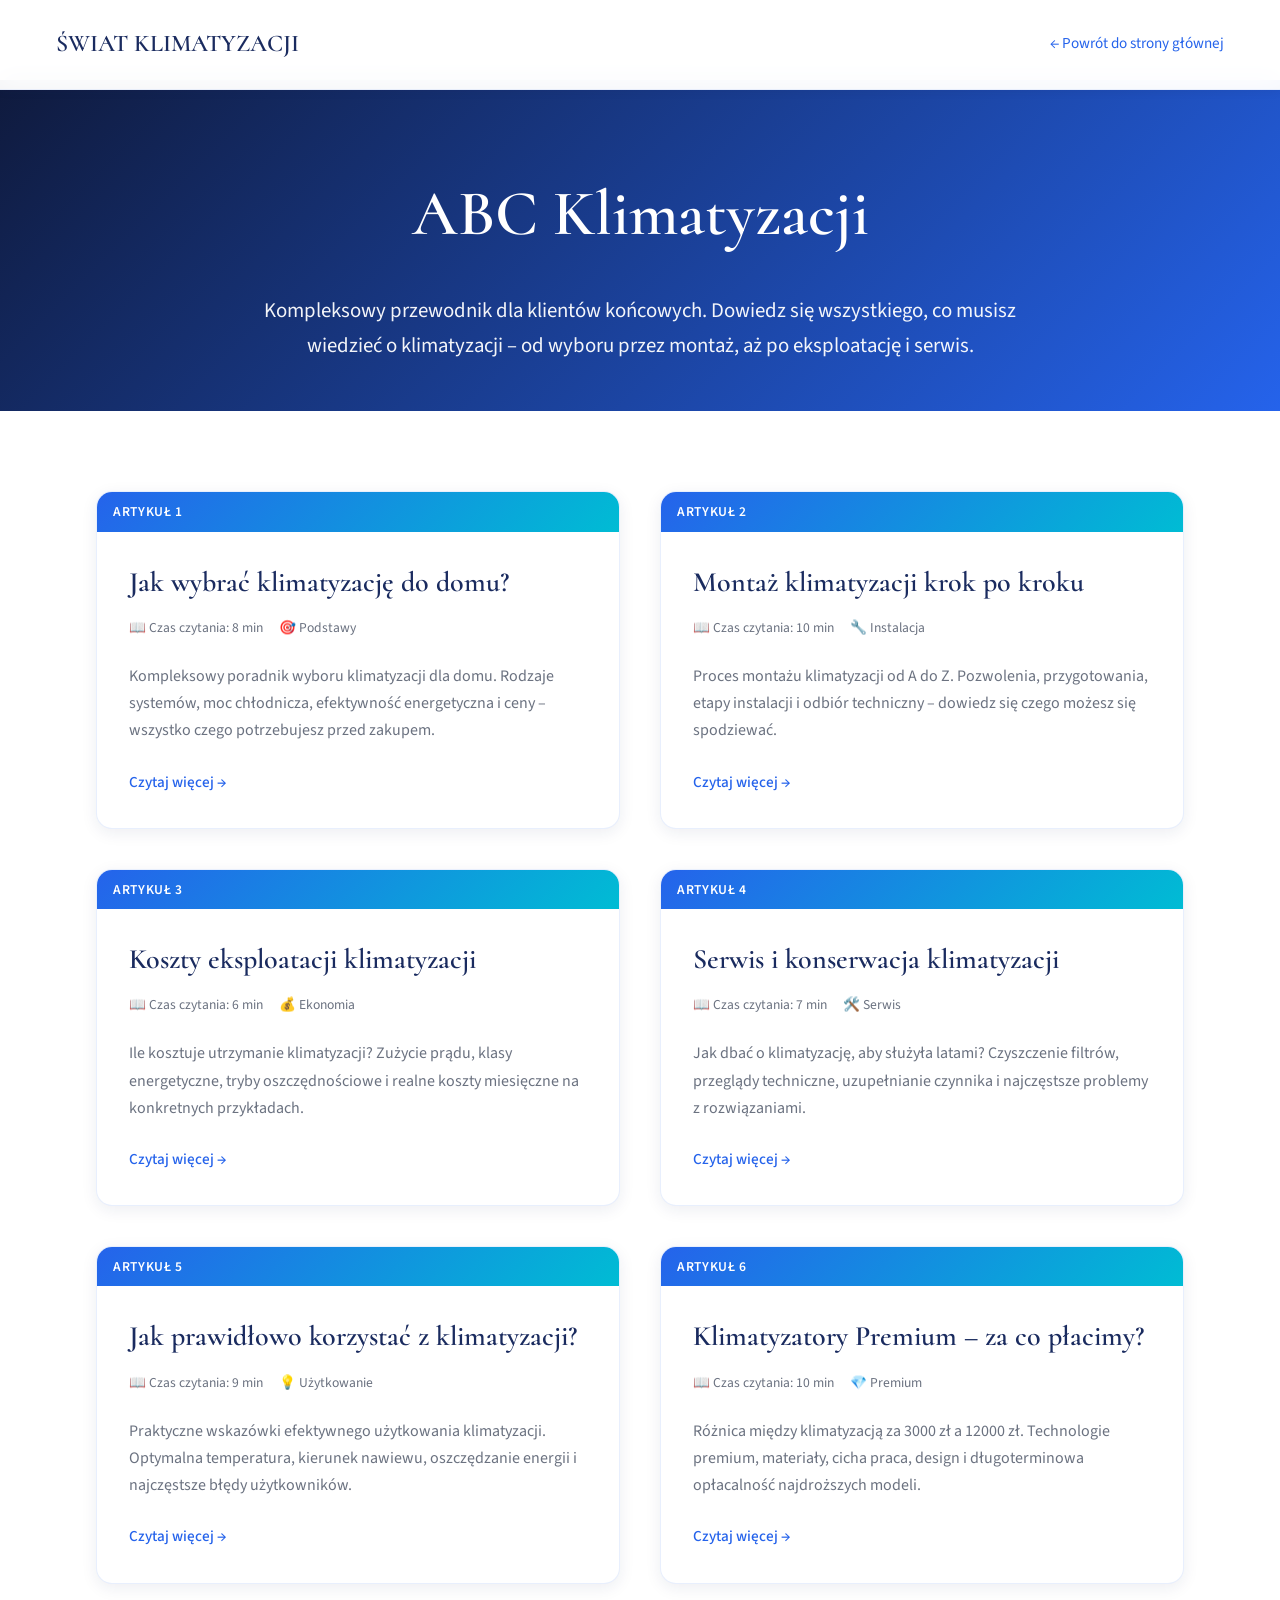
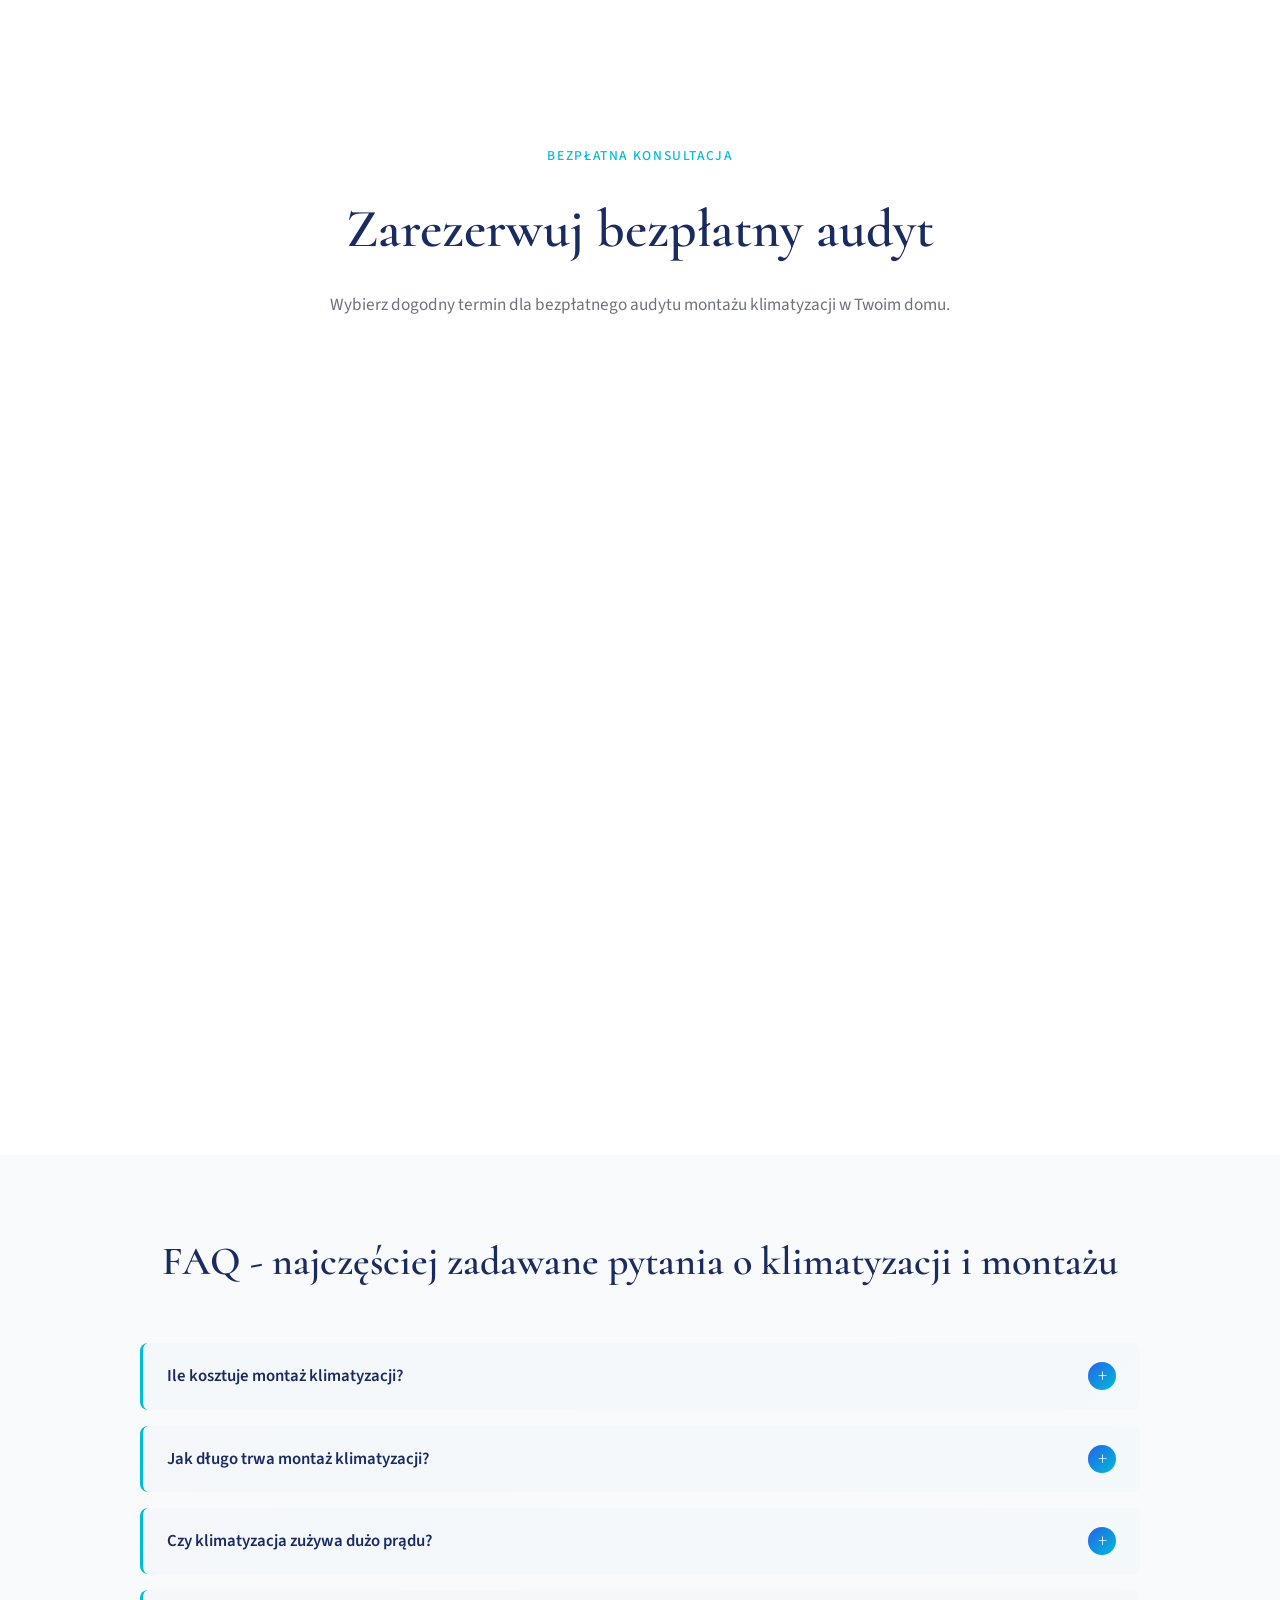
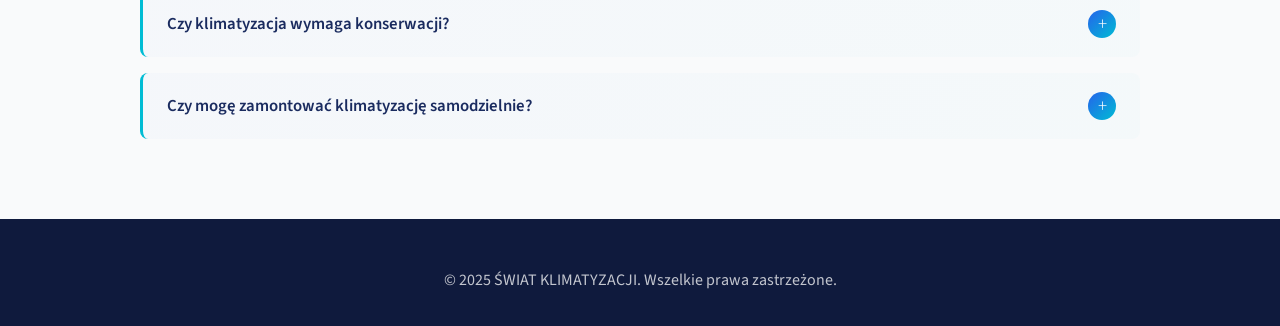
<file: abc-klimatyzacji.html>
<!DOCTYPE html>
<html lang="pl">
<head>
    <meta charset="UTF-8">
    <meta name="viewport" content="width=device-width, initial-scale=1.0">
    <meta name="description" content="ABC Klimatyzacji - Kompleksowy przewodnik po klimatyzacji dla klientów końcowych. Dowiedz się wszystkiego o wyborze, montażu i eksploatacji klimatyzacji.">
    <meta name="keywords" content="klimatyzacja, poradnik klimatyzacji, jak wybrać klimatyzację, montaż klimatyzacji, serwis klimatyzacji, rodzaje klimatyzacji">
    <title>ABC Klimatyzacji – Kompletny Przewodnik | ŚWIAT KLIMATYZACJI</title>

    <!-- Fonts -->
    <link rel="preconnect" href="https://fonts.googleapis.com">
    <link rel="preconnect" href="https://fonts.gstatic.com" crossorigin>
    <link rel="preload" as="style" href="https://fonts.googleapis.com/css2?family=Cormorant:wght@500;600&family=Source+Sans+3:wght@400;500;600;700&display=swap" onload="this.onload=null;this.rel='stylesheet'">
    <noscript><link rel="stylesheet" href="https://fonts.googleapis.com/css2?family=Cormorant:wght@500;600&family=Source+Sans+3:wght@400;500;600;700&display=swap"></noscript>

    <!-- Calendly widget script -->
    <script type="text/javascript" src="https://assets.calendly.com/assets/external/widget.js" async></script>

    <!-- Schema.org structured data for AI/LLM -->
    <script type="application/ld+json">
    {
        "@context": "https://schema.org",
        "@type": "WebPage",
        "name": "ABC Klimatyzacji - Kompletny Przewodnik",
        "description": "Kompleksowy przewodnik po klimatyzacji dla klientów końcowych",
        "publisher": {
            "@type": "Organization",
            "name": "ŚWIAT KLIMATYZACJI"
        },
        "about": {
            "@type": "Thing",
            "name": "Klimatyzacja"
        }
    }
    </script>

    <style>
        :root {
            --color-navy-dark: #0f1a3d;
            --color-navy-primary: #1a2b5f;
            --color-primary-dark: #1e3a8a;
            --color-primary: #2563eb;
            --color-blue-bright: #00bcd4;
            --color-orange: #ff8c42;
            --color-orange-dark: #f57c00;
            --color-white: #ffffff;
            --color-gray-50: #f9fafb;
            --color-gray-600: #6b7280;
            --color-gray-900: #111827;
            --font-serif: 'Cormorant', Georgia, serif;
            --font-sans: 'Source Sans 3', sans-serif;
        }

        * {
            margin: 0;
            padding: 0;
            box-sizing: border-box;
        }

        body {
            font-family: var(--font-sans);
            line-height: 1.7;
            color: var(--color-gray-900);
            background-color: var(--color-white);
        }

        /* Header */
        .header {
            position: fixed;
            top: 0;
            left: 0;
            right: 0;
            z-index: 1000;
            background-color: rgba(255, 255, 255, 0.96);
            backdrop-filter: blur(12px);
            border-bottom: 1px solid rgba(37, 99, 235, 0.08);
            box-shadow: 0px 2px 8px rgba(26, 43, 95, 0.08);
        }

        .nav-container {
            max-width: 1340px;
            margin: 0 auto;
            display: flex;
            justify-content: space-between;
            align-items: center;
            padding: 1.5rem clamp(1.5rem, 5vw, 3.5rem);
        }

        .logo {
            font-family: var(--font-serif);
            font-size: 1.5rem;
            font-weight: 600;
            color: var(--color-navy-primary);
            text-decoration: none;
        }

        .back-link {
            color: var(--color-primary);
            text-decoration: none;
            font-size: 0.95rem;
            transition: color 0.2s;
        }

        .back-link:hover {
            color: var(--color-orange);
        }

        /* Hero */
        .hero {
            margin-top: 80px;
            padding: 5rem clamp(1.5rem, 5vw, 3.5rem) 3rem;
            background: linear-gradient(135deg, var(--color-navy-dark) 0%, var(--color-primary) 100%);
            color: var(--color-white);
            text-align: center;
        }

        .hero h1 {
            font-family: var(--font-serif);
            font-size: clamp(2.5rem, 5vw, 4rem);
            font-weight: 600;
            margin-bottom: 1.5rem;
        }

        .hero p {
            font-size: clamp(1.1rem, 2vw, 1.3rem);
            max-width: 800px;
            margin: 0 auto;
            opacity: 0.95;
        }

        /* Articles Grid */
        .articles-section {
            max-width: 1200px;
            margin: 0 auto;
            padding: 5rem clamp(1.5rem, 5vw, 3.5rem);
        }

        .articles-grid {
            display: grid;
            grid-template-columns: repeat(auto-fit, minmax(350px, 1fr));
            gap: 2.5rem;
        }

        .article-card {
            background: var(--color-white);
            border: 1px solid rgba(37, 99, 235, 0.1);
            border-radius: 16px;
            overflow: hidden;
            transition: all 0.3s ease;
            box-shadow: 0px 4px 16px rgba(26, 43, 95, 0.08);
        }

        .article-card:hover {
            transform: translateY(-6px);
            box-shadow: 0px 12px 32px rgba(37, 99, 235, 0.15);
            border-color: var(--color-blue-bright);
        }

        .article-number {
            background: linear-gradient(135deg, var(--color-primary) 0%, var(--color-blue-bright) 100%);
            color: var(--color-white);
            padding: 0.5rem 1rem;
            font-size: 0.85rem;
            font-weight: 600;
            letter-spacing: 0.05em;
        }

        .article-content {
            padding: 2rem;
        }

        .article-title {
            font-family: var(--font-serif);
            font-size: 1.75rem;
            font-weight: 600;
            color: var(--color-navy-primary);
            margin-bottom: 1rem;
            line-height: 1.3;
        }

        .article-excerpt {
            color: var(--color-gray-600);
            margin-bottom: 1.5rem;
            line-height: 1.7;
        }

        .article-meta {
            display: flex;
            gap: 1rem;
            margin-bottom: 1.5rem;
            flex-wrap: wrap;
        }

        .meta-badge {
            display: inline-flex;
            align-items: center;
            gap: 0.4rem;
            font-size: 0.85rem;
            color: var(--color-gray-600);
        }

        .read-more {
            display: inline-flex;
            align-items: center;
            gap: 0.5rem;
            color: var(--color-primary);
            text-decoration: none;
            font-weight: 500;
            font-size: 0.95rem;
            transition: all 0.2s;
        }

        .read-more:hover {
            color: var(--color-orange);
            gap: 0.8rem;
        }

        /* Footer */
        .footer {
            background-color: var(--color-navy-dark);
            color: rgba(255, 255, 255, 0.75);
            padding: 3rem clamp(1.5rem, 5vw, 3.5rem) 2rem;
            text-align: center;
        }

        /* ============================================
           CALENDLY BOOKING SECTION
           ============================================ */
        .booking-section {
            padding: 5rem clamp(1.5rem, 5vw, 3.5rem);
            background-color: var(--color-white);
        }

        .booking-header {
            text-align: center;
            margin-bottom: 3.5rem;
        }

        .booking-header h2 {
            font-family: var(--font-serif);
            font-size: clamp(2.1rem, 4.2vw, 3.6rem);
            font-weight: 600;
            color: var(--color-navy-primary);
            margin-bottom: 1rem;
        }

        .booking-header p {
            font-size: 1.075rem;
            color: var(--color-gray-600);
            max-width: 700px;
            margin: 0 auto;
        }

        .calendly-wrapper {
            max-width: 900px;
            margin: 0 auto;
        }

        /* ============================================
           FAQ SECTION
           ============================================ */
        .faq-section {
            padding: 5rem clamp(1.5rem, 5vw, 3.5rem);
            background-color: var(--color-gray-50);
        }

        .faq-header {
            text-align: center;
            margin-bottom: 3.5rem;
        }

        .faq-header h2 {
            font-family: var(--font-serif);
            font-size: clamp(1.75rem, 3.5vw, 2.5rem);
            font-weight: 600;
            color: var(--color-navy-primary);
            line-height: 1.3;
            margin-bottom: 0;
        }

        .faq-container {
            max-width: 1000px;
            margin: 0 auto;
            display: grid;
            gap: 1rem;
        }

        .faq-item {
            background: linear-gradient(135deg, rgba(37, 99, 235, 0.02) 0%, rgba(0, 188, 212, 0.02) 100%);
            border-left: 3px solid var(--color-blue-bright);
            border-radius: 8px;
            overflow: hidden;
            transition: all 0.3s ease;
        }

        .faq-item:hover {
            background: linear-gradient(135deg, rgba(37, 99, 235, 0.04) 0%, rgba(0, 188, 212, 0.04) 100%);
            border-left-color: var(--color-primary);
            transform: translateX(4px);
        }

        .faq-item.active {
            background: linear-gradient(135deg, rgba(37, 99, 235, 0.06) 0%, rgba(0, 188, 212, 0.06) 100%);
            border-left-color: var(--color-orange);
        }

        .faq-question {
            width: 100%;
            padding: 1.2rem 1.5rem;
            background: none;
            border: none;
            text-align: left;
            cursor: pointer;
            display: flex;
            justify-content: space-between;
            align-items: center;
            gap: 1rem;
            font-family: var(--font-sans);
            font-size: 1.05rem;
            font-weight: 600;
            color: var(--color-navy-primary);
            transition: color 0.2s ease;
        }

        .faq-question:hover {
            color: var(--color-primary);
        }

        .faq-item.active .faq-question {
            color: var(--color-primary);
        }

        .faq-icon {
            min-width: 28px;
            height: 28px;
            display: flex;
            align-items: center;
            justify-content: center;
            background: linear-gradient(135deg, var(--color-primary) 0%, var(--color-blue-bright) 100%);
            color: var(--color-white);
            border-radius: 50%;
            font-size: 1.2rem;
            font-weight: 300;
            transition: all 0.3s ease;
            flex-shrink: 0;
        }

        .faq-item.active .faq-icon {
            background: linear-gradient(135deg, var(--color-orange) 0%, var(--color-orange-dark) 100%);
            transform: rotate(45deg);
        }

        .faq-answer {
            max-height: 0;
            overflow: hidden;
            transition: max-height 0.3s ease;
        }

        .faq-item.active .faq-answer {
            max-height: 600px;
        }

        .faq-answer p {
            padding: 0 1.5rem 1.2rem 1.5rem;
            margin: 0;
            color: var(--color-gray-600);
            line-height: 1.7;
            font-size: 0.98rem;
        }

        @media (max-width: 768px) {
            .articles-grid {
                grid-template-columns: 1fr;
            }
        }
    </style>
</head>
<body>
    <!-- HEADER -->
    <header class="header">
        <nav class="nav-container">
            <a href="index.html" class="logo">ŚWIAT KLIMATYZACJI</a>
            <a href="index.html" class="back-link">← Powrót do strony głównej</a>
        </nav>
    </header>

    <!-- HERO -->
    <section class="hero">
        <h1>ABC Klimatyzacji</h1>
        <p>Kompleksowy przewodnik dla klientów końcowych. Dowiedz się wszystkiego, co musisz wiedzieć o klimatyzacji – od wyboru przez montaż, aż po eksploatację i serwis.</p>
    </section>

    <!-- ARTICLES -->
    <section class="articles-section">
        <div class="articles-grid">
            <!-- Article 1 -->
            <article class="article-card">
                <div class="article-number">ARTYKUŁ 1</div>
                <div class="article-content">
                    <h2 class="article-title">Jak wybrać klimatyzację do domu?</h2>
                    <div class="article-meta">
                        <span class="meta-badge">📖 Czas czytania: 8 min</span>
                        <span class="meta-badge">🎯 Podstawy</span>
                    </div>
                    <p class="article-excerpt">
                        Kompleksowy poradnik wyboru klimatyzacji dla domu. Rodzaje systemów, moc chłodnicza, efektywność energetyczna i ceny – wszystko czego potrzebujesz przed zakupem.
                    </p>
                    <a href="artykul-1-jak-wybrac-klimatyzacje.html" class="read-more">
                        Czytaj więcej →
                    </a>
                </div>
            </article>

            <!-- Article 2 -->
            <article class="article-card">
                <div class="article-number">ARTYKUŁ 2</div>
                <div class="article-content">
                    <h2 class="article-title">Montaż klimatyzacji krok po kroku</h2>
                    <div class="article-meta">
                        <span class="meta-badge">📖 Czas czytania: 10 min</span>
                        <span class="meta-badge">🔧 Instalacja</span>
                    </div>
                    <p class="article-excerpt">
                        Proces montażu klimatyzacji od A do Z. Pozwolenia, przygotowania, etapy instalacji i odbiór techniczny – dowiedz się czego możesz się spodziewać.
                    </p>
                    <a href="artykul-2-montaz-klimatyzacji.html" class="read-more">
                        Czytaj więcej →
                    </a>
                </div>
            </article>

            <!-- Article 3 -->
            <article class="article-card">
                <div class="article-number">ARTYKUŁ 3</div>
                <div class="article-content">
                    <h2 class="article-title">Koszty eksploatacji klimatyzacji</h2>
                    <div class="article-meta">
                        <span class="meta-badge">📖 Czas czytania: 6 min</span>
                        <span class="meta-badge">💰 Ekonomia</span>
                    </div>
                    <p class="article-excerpt">
                        Ile kosztuje utrzymanie klimatyzacji? Zużycie prądu, klasy energetyczne, tryby oszczędnościowe i realne koszty miesięczne na konkretnych przykładach.
                    </p>
                    <a href="artykul-3-koszty-eksploatacji.html" class="read-more">
                        Czytaj więcej →
                    </a>
                </div>
            </article>

            <!-- Article 4 -->
            <article class="article-card">
                <div class="article-number">ARTYKUŁ 4</div>
                <div class="article-content">
                    <h2 class="article-title">Serwis i konserwacja klimatyzacji</h2>
                    <div class="article-meta">
                        <span class="meta-badge">📖 Czas czytania: 7 min</span>
                        <span class="meta-badge">🛠️ Serwis</span>
                    </div>
                    <p class="article-excerpt">
                        Jak dbać o klimatyzację, aby służyła latami? Czyszczenie filtrów, przeglądy techniczne, uzupełnianie czynnika i najczęstsze problemy z rozwiązaniami.
                    </p>
                    <a href="artykul-4-serwis-konserwacja.html" class="read-more">
                        Czytaj więcej →
                    </a>
                </div>
            </article>

            <!-- Article 5 -->
            <article class="article-card">
                <div class="article-number">ARTYKUŁ 5</div>
                <div class="article-content">
                    <h2 class="article-title">Jak prawidłowo korzystać z klimatyzacji?</h2>
                    <div class="article-meta">
                        <span class="meta-badge">📖 Czas czytania: 9 min</span>
                        <span class="meta-badge">💡 Użytkowanie</span>
                    </div>
                    <p class="article-excerpt">
                        Praktyczne wskazówki efektywnego użytkowania klimatyzacji. Optymalna temperatura, kierunek nawiewu, oszczędzanie energii i najczęstsze błędy użytkowników.
                    </p>
                    <a href="artykul-5-jak-korzystac.html" class="read-more">
                        Czytaj więcej →
                    </a>
                </div>
            </article>

            <!-- Article 6 -->
            <article class="article-card">
                <div class="article-number">ARTYKUŁ 6</div>
                <div class="article-content">
                    <h2 class="article-title">Klimatyzatory Premium – za co płacimy?</h2>
                    <div class="article-meta">
                        <span class="meta-badge">📖 Czas czytania: 10 min</span>
                        <span class="meta-badge">💎 Premium</span>
                    </div>
                    <p class="article-excerpt">
                        Różnica między klimatyzacją za 3000 zł a 12000 zł. Technologie premium, materiały, cicha praca, design i długoterminowa opłacalność najdroższych modeli.
                    </p>
                    <a href="artykul-6-klimatyzatory-premium.html" class="read-more">
                        Czytaj więcej →
                    </a>
                </div>
            </article>
        </div>
    </section>

    <!-- CALENDLY BOOKING SECTION -->
    <section class="booking-section" id="rezerwacja">
        <div class="booking-header">
            <p style="font-size: 0.85rem; font-weight: 500; letter-spacing: 0.12em; text-transform: uppercase; color: #00bcd4; margin-bottom: 1rem;">Bezpłatna konsultacja</p>
            <h2>Zarezerwuj bezpłatny audyt</h2>
            <p>Wybierz dogodny termin dla bezpłatnego audytu montażu klimatyzacji w Twoim domu.</p>
        </div>

        <div class="calendly-wrapper">
            <div class="calendly-inline-widget" data-url="https://calendly.com/jjoxxwiak/bezplatny-audyt-montazu?hide_event_type_details=1&hide_gdpr_banner=1&primary_color=2563eb&embed_domain=localhost&embed_type=Inline" style="min-width:320px;height:700px;"></div>
        </div>
    </section>

    <!-- FAQ SECTION -->
    <section class="faq-section">
        <div class="faq-header">
            <h2>FAQ - najczęściej zadawane pytania o klimatyzacji i montażu</h2>
        </div>

        <div class="faq-container">
            <div class="faq-item">
                <button class="faq-question">
                    <span>Ile kosztuje montaż klimatyzacji?</span>
                    <span class="faq-icon">+</span>
                </button>
                <div class="faq-answer">
                    <p>Koszt montażu klimatyzacji zależy od wielu czynników: typu urządzenia, mocy, lokalizacji jednostek, długości instalacji oraz stopnia skomplikowania prac. Podczas bezpłatnego audytu dokładnie oceniamy Twoje potrzeby i przedstawiamy szczegółową wycenę. Zazwyczaj koszt kompletnej instalacji dla domu jednorodzinnego waha się od 8 000 do 15 000 zł, w zależności od wybranego systemu i zakresu prac.</p>
                </div>
            </div>

            <div class="faq-item">
                <button class="faq-question">
                    <span>Jak długo trwa montaż klimatyzacji?</span>
                    <span class="faq-icon">+</span>
                </button>
                <div class="faq-answer">
                    <p>Standardowy montaż klimatyzacji typu split (jedna jednostka wewnętrzna + jedna zewnętrzna) zajmuje od 4 do 8 godzin. W przypadku systemów Multi Split lub bardziej zaawansowanych instalacji czas może wydłużyć się do 1-2 dni roboczych. Podczas audytu dokładnie określamy harmonogram prac dostosowany do Twojej sytuacji.</p>
                </div>
            </div>

            <div class="faq-item">
                <button class="faq-question">
                    <span>Czy klimatyzacja zużywa dużo prądu?</span>
                    <span class="faq-icon">+</span>
                </button>
                <div class="faq-answer">
                    <p>Nowoczesne klimatyzatory klasy A+++ są bardzo energooszczędne. Średni koszt eksploatacji klimatyzacji w sezonie letnim to około 150-300 zł miesięcznie, w zależności od intensywności użytkowania i wielkości chłodzonego pomieszczenia. Systemy Inverter automatycznie dostosowują moc pracy do potrzeb, co znacząco obniża zużycie energii. Wiele urządzeń posiada również funkcję grzania, która w okresie przejściowym (wiosna/jesień) jest bardziej ekonomiczna niż tradycyjne ogrzewanie elektryczne.</p>
                </div>
            </div>

            <div class="faq-item">
                <button class="faq-question">
                    <span>Czy klimatyzacja wymaga konserwacji?</span>
                    <span class="faq-icon">+</span>
                </button>
                <div class="faq-answer">
                    <p>Tak, regularna konserwacja jest kluczowa dla długiej żywotności i efektywnej pracy klimatyzacji. Zalecamy profesjonalny przegląd raz w roku (przed sezonem letnim). Obejmuje on czyszczenie filtrów i wymienników, sprawdzenie poziomu czynnika, kontrolę układu elektrycznego oraz wydajności systemu. Podstawowe czyszczenie filtrów możesz wykonywać samodzielnie co 2-3 tygodnie. Oferujemy pakiety serwisowe z regularną konserwacją.</p>
                </div>
            </div>

            <div class="faq-item">
                <button class="faq-question">
                    <span>Czy mogę zamontować klimatyzację samodzielnie?</span>
                    <span class="faq-icon">+</span>
                </button>
                <div class="faq-answer">
                    <p>Zdecydowanie odradzamy samodzielny montaż klimatyzacji. Instalacja wymaga specjalistycznego sprzętu (pompa próżniowa, manometry, detektor nieszczelności), wiedzy technicznej oraz uprawnień do pracy z czynnikami chłodniczymi. Nieprawidłowy montaż może prowadzić do uszkodzenia urządzenia, utraty gwarancji producenta, niskiej efektywności pracy i zwiększonego zużycia energii. Profesjonalny montaż zapewnia bezpieczeństwo, optymalną wydajność i 5-letnią gwarancję na instalację.</p>
                </div>
            </div>
        </div>
    </section>

    <!-- FOOTER -->
    <footer class="footer">
        <p>&copy; 2025 ŚWIAT KLIMATYZACJI. Wszelkie prawa zastrzeżone.</p>
    </footer>

    <!-- JAVASCRIPT -->
    <script>
        // ============================================
        // FAQ ACCORDION
        // ============================================
        const faqQuestions = document.querySelectorAll('.faq-question');

        faqQuestions.forEach(question => {
            question.addEventListener('click', () => {
                const faqItem = question.parentElement;
                const isActive = faqItem.classList.contains('active');

                // Close all other FAQ items
                document.querySelectorAll('.faq-item').forEach(item => {
                    item.classList.remove('active');
                });

                // Toggle current item
                if (!isActive) {
                    faqItem.classList.add('active');
                }
            });
        });
    </script>
</body>
</html>
</file>
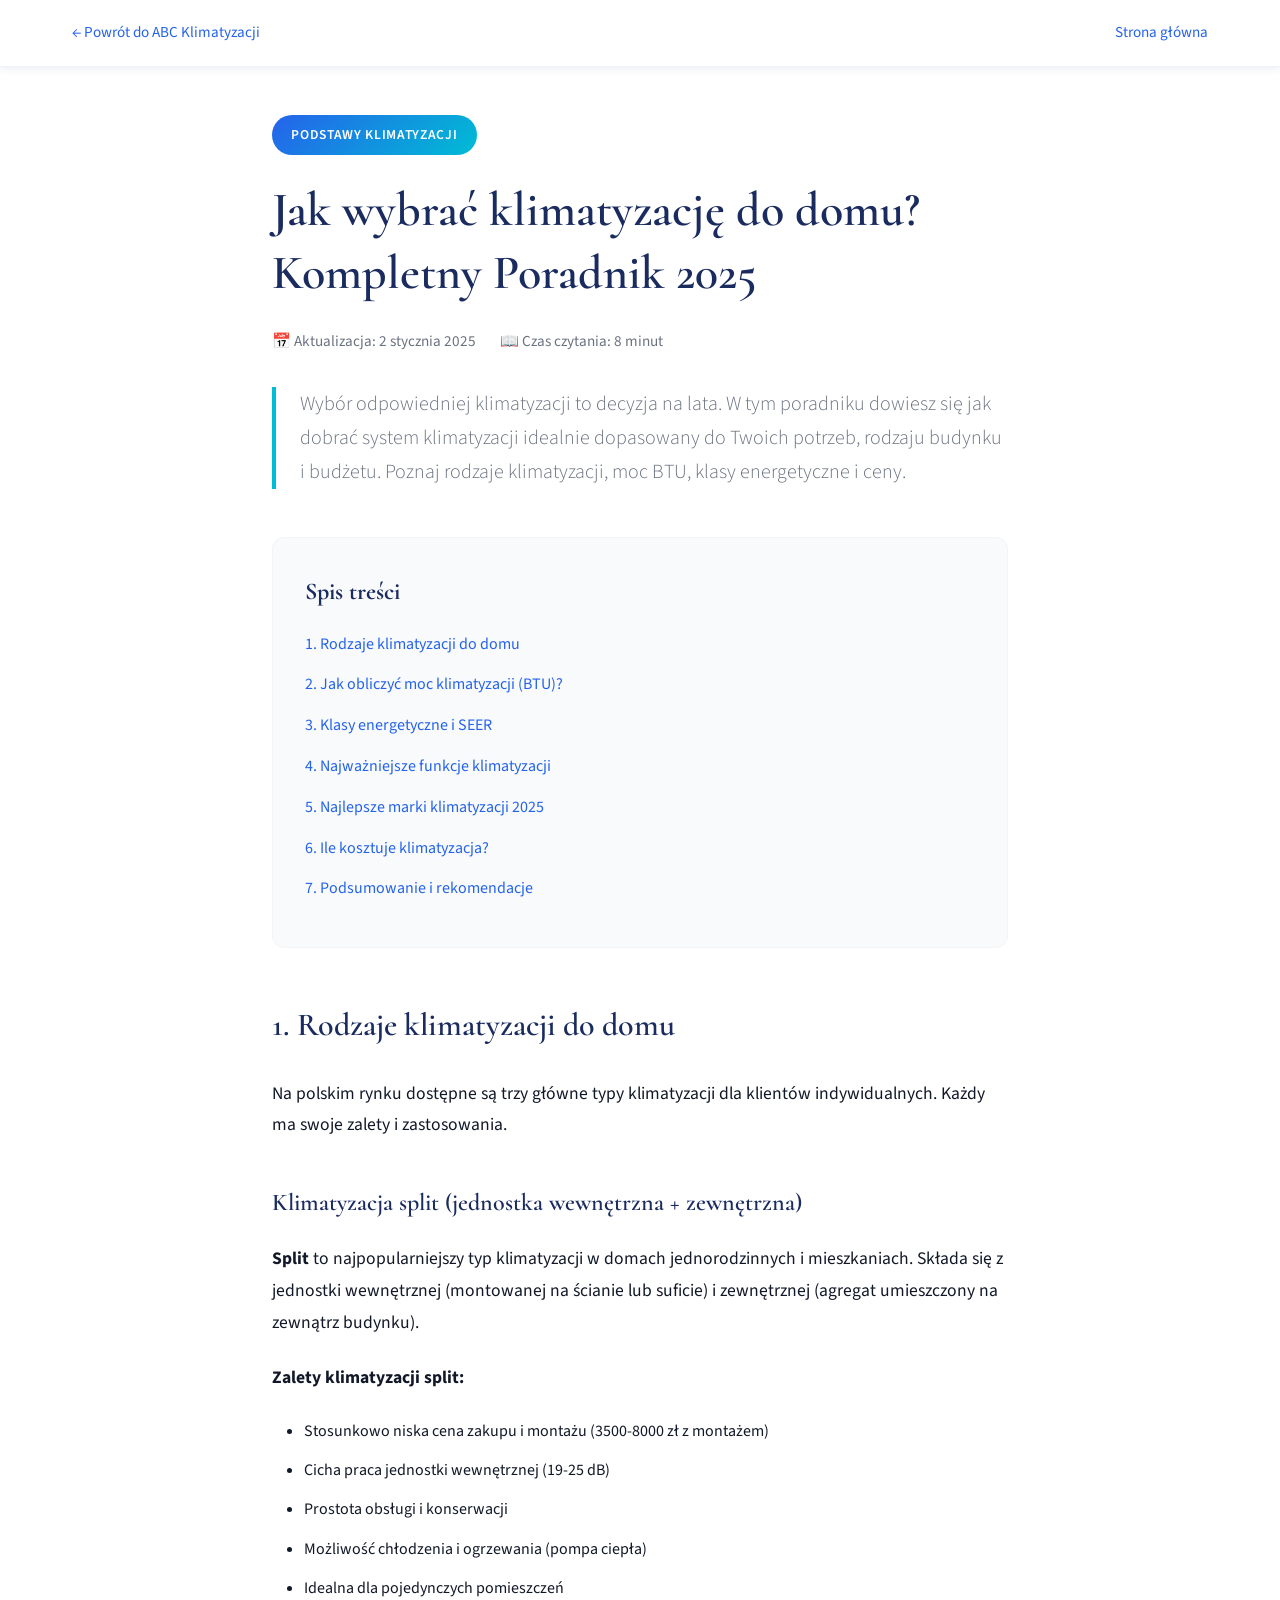
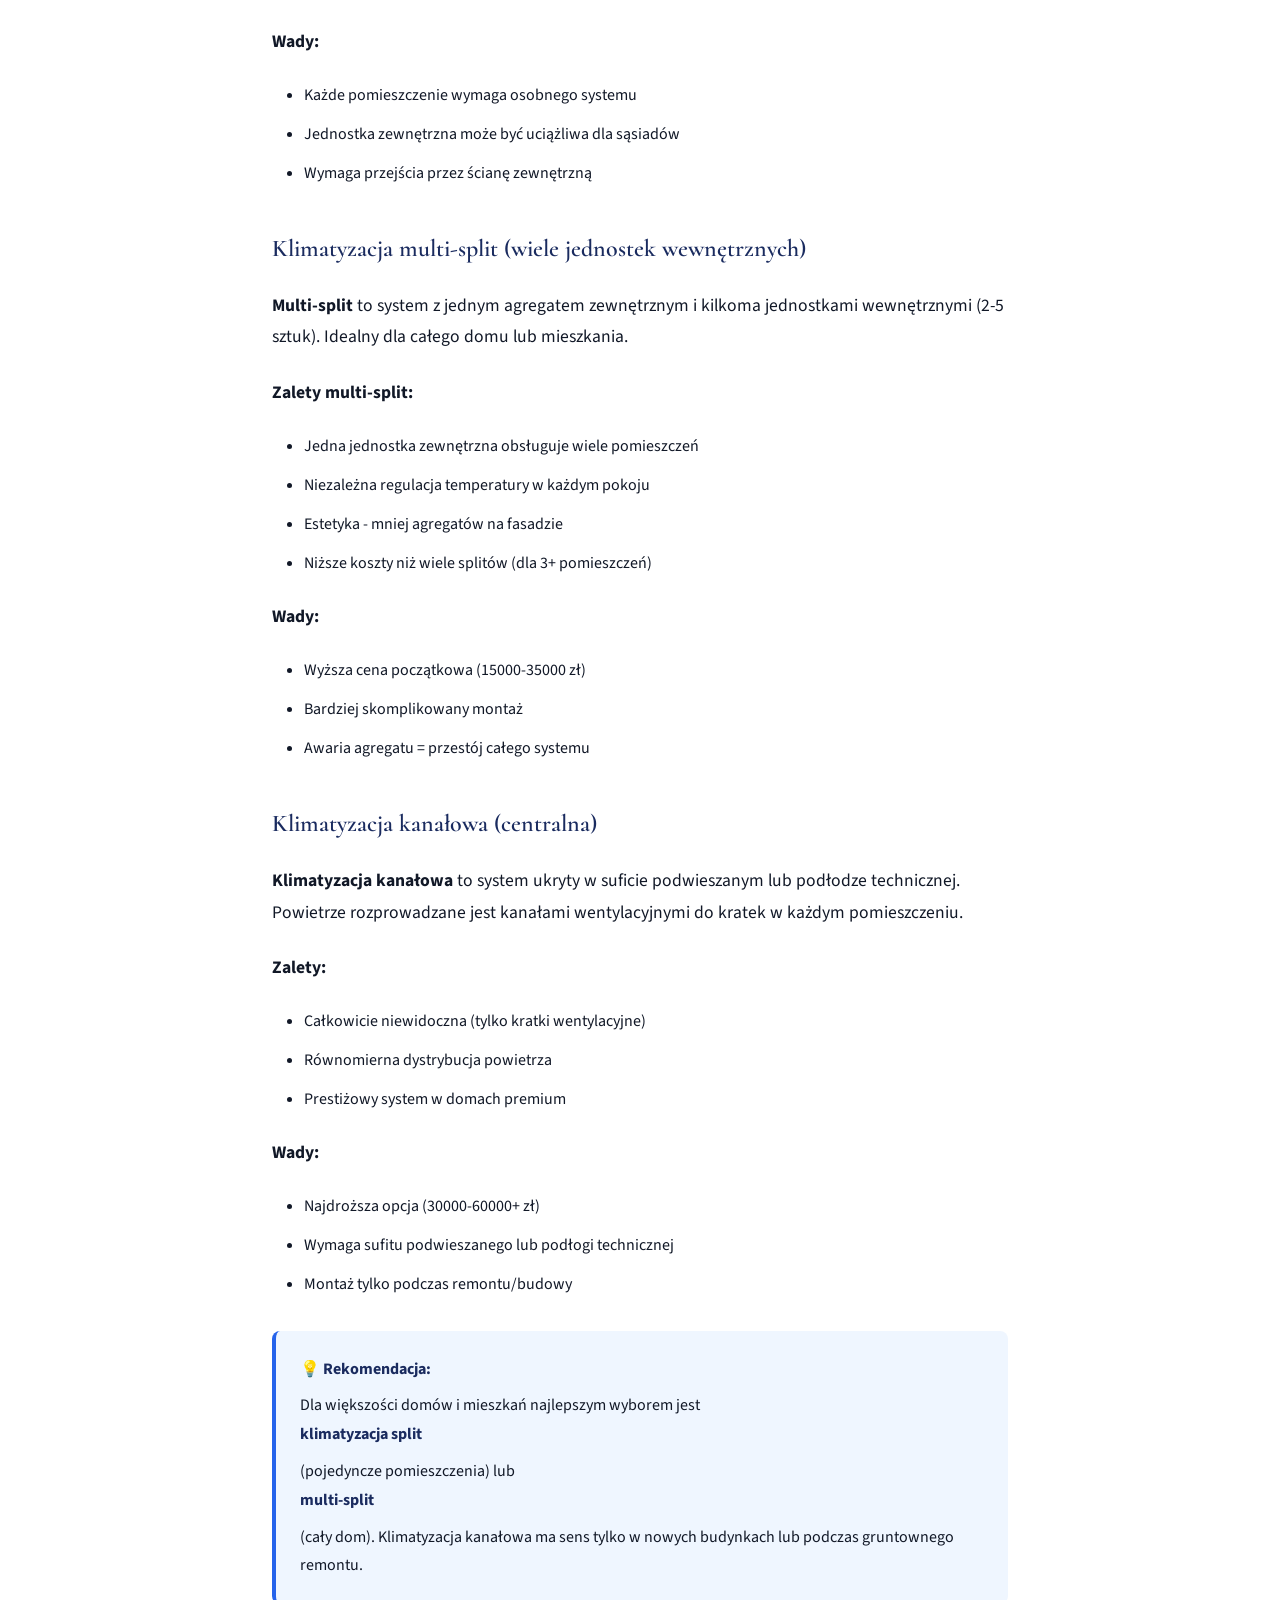
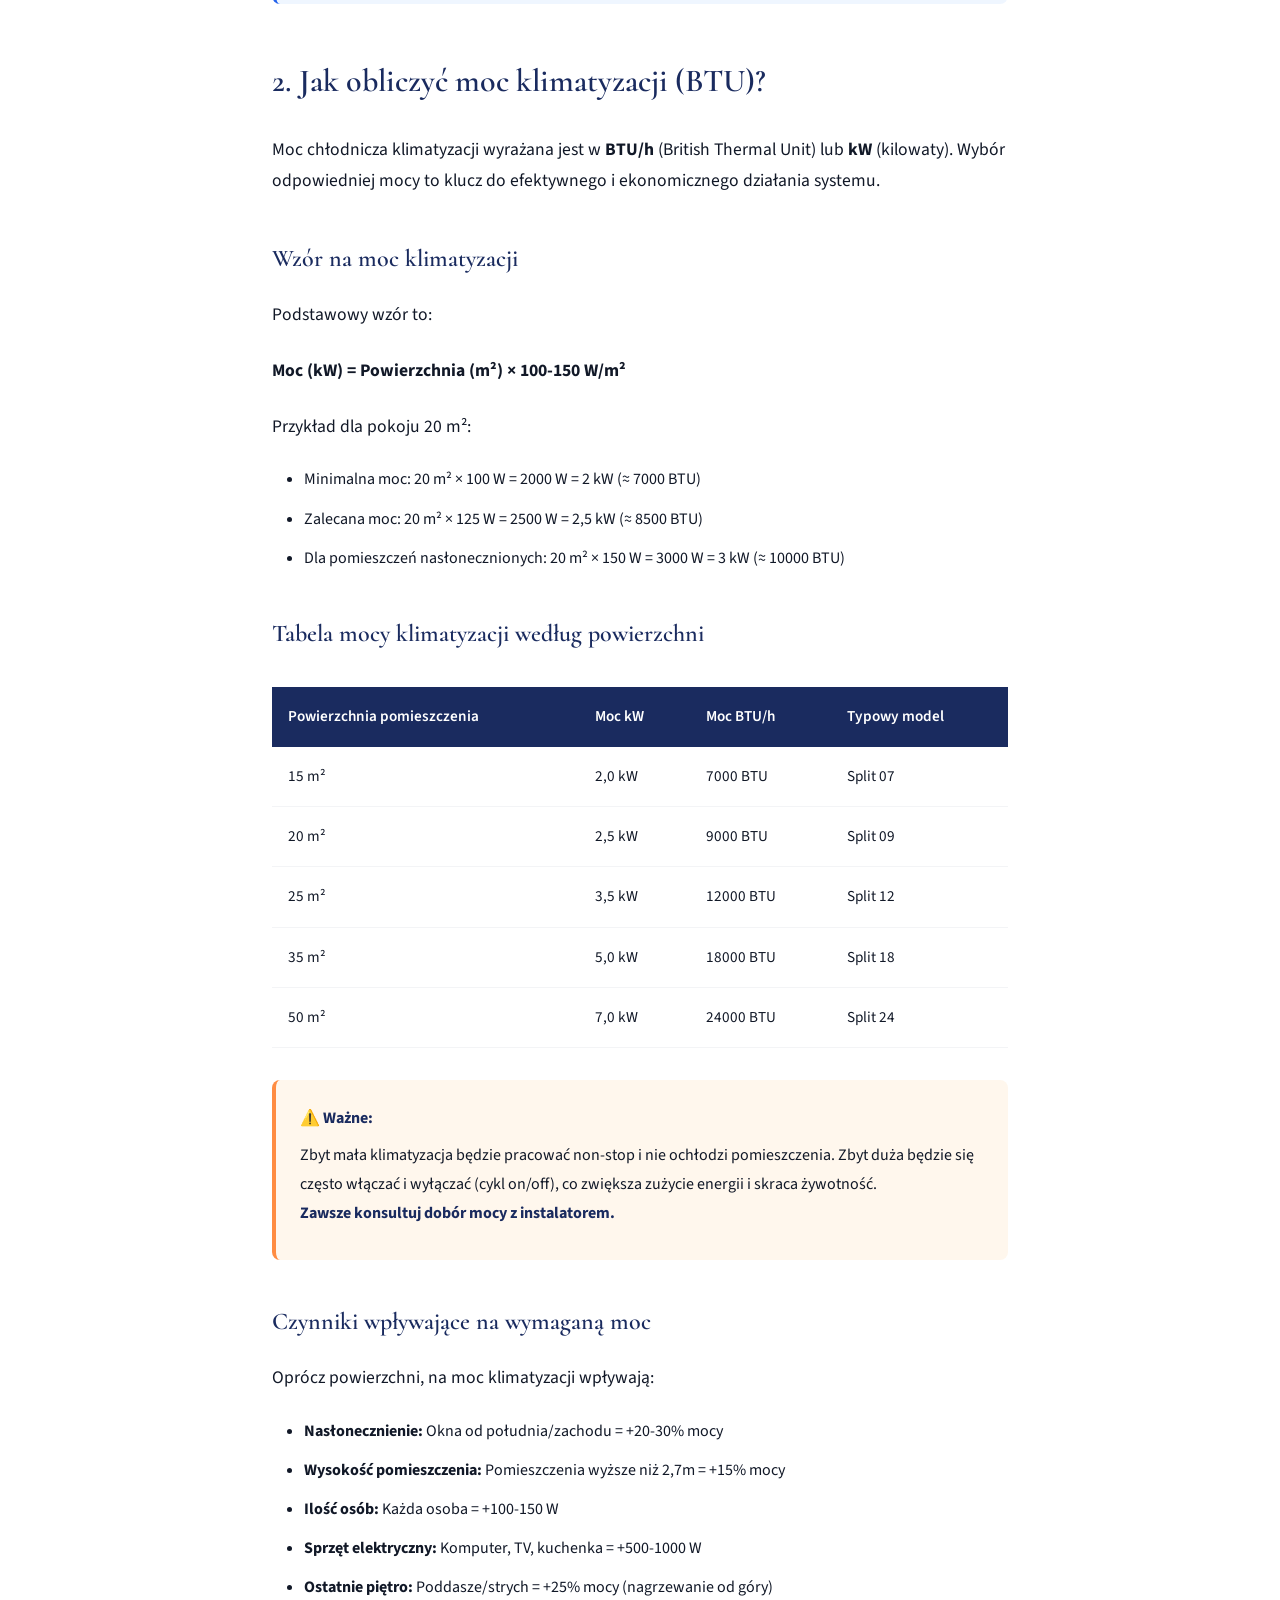
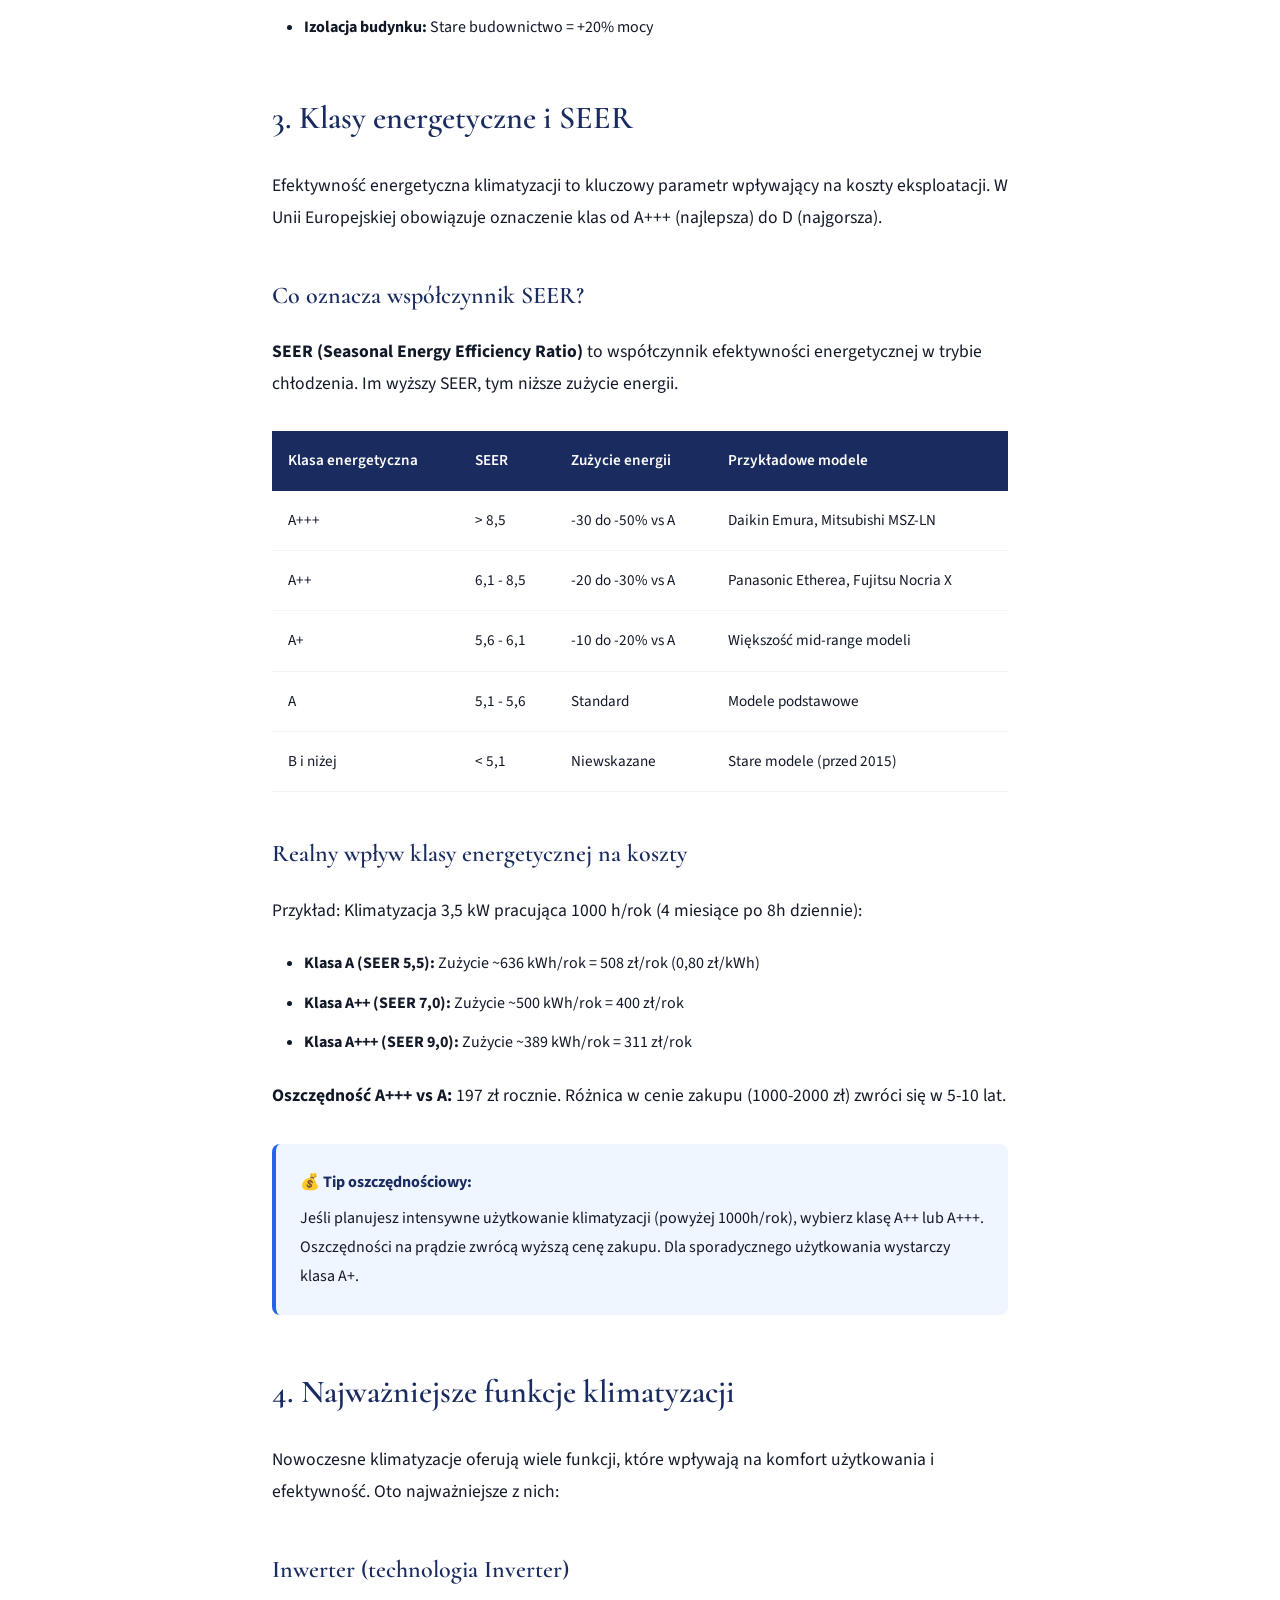
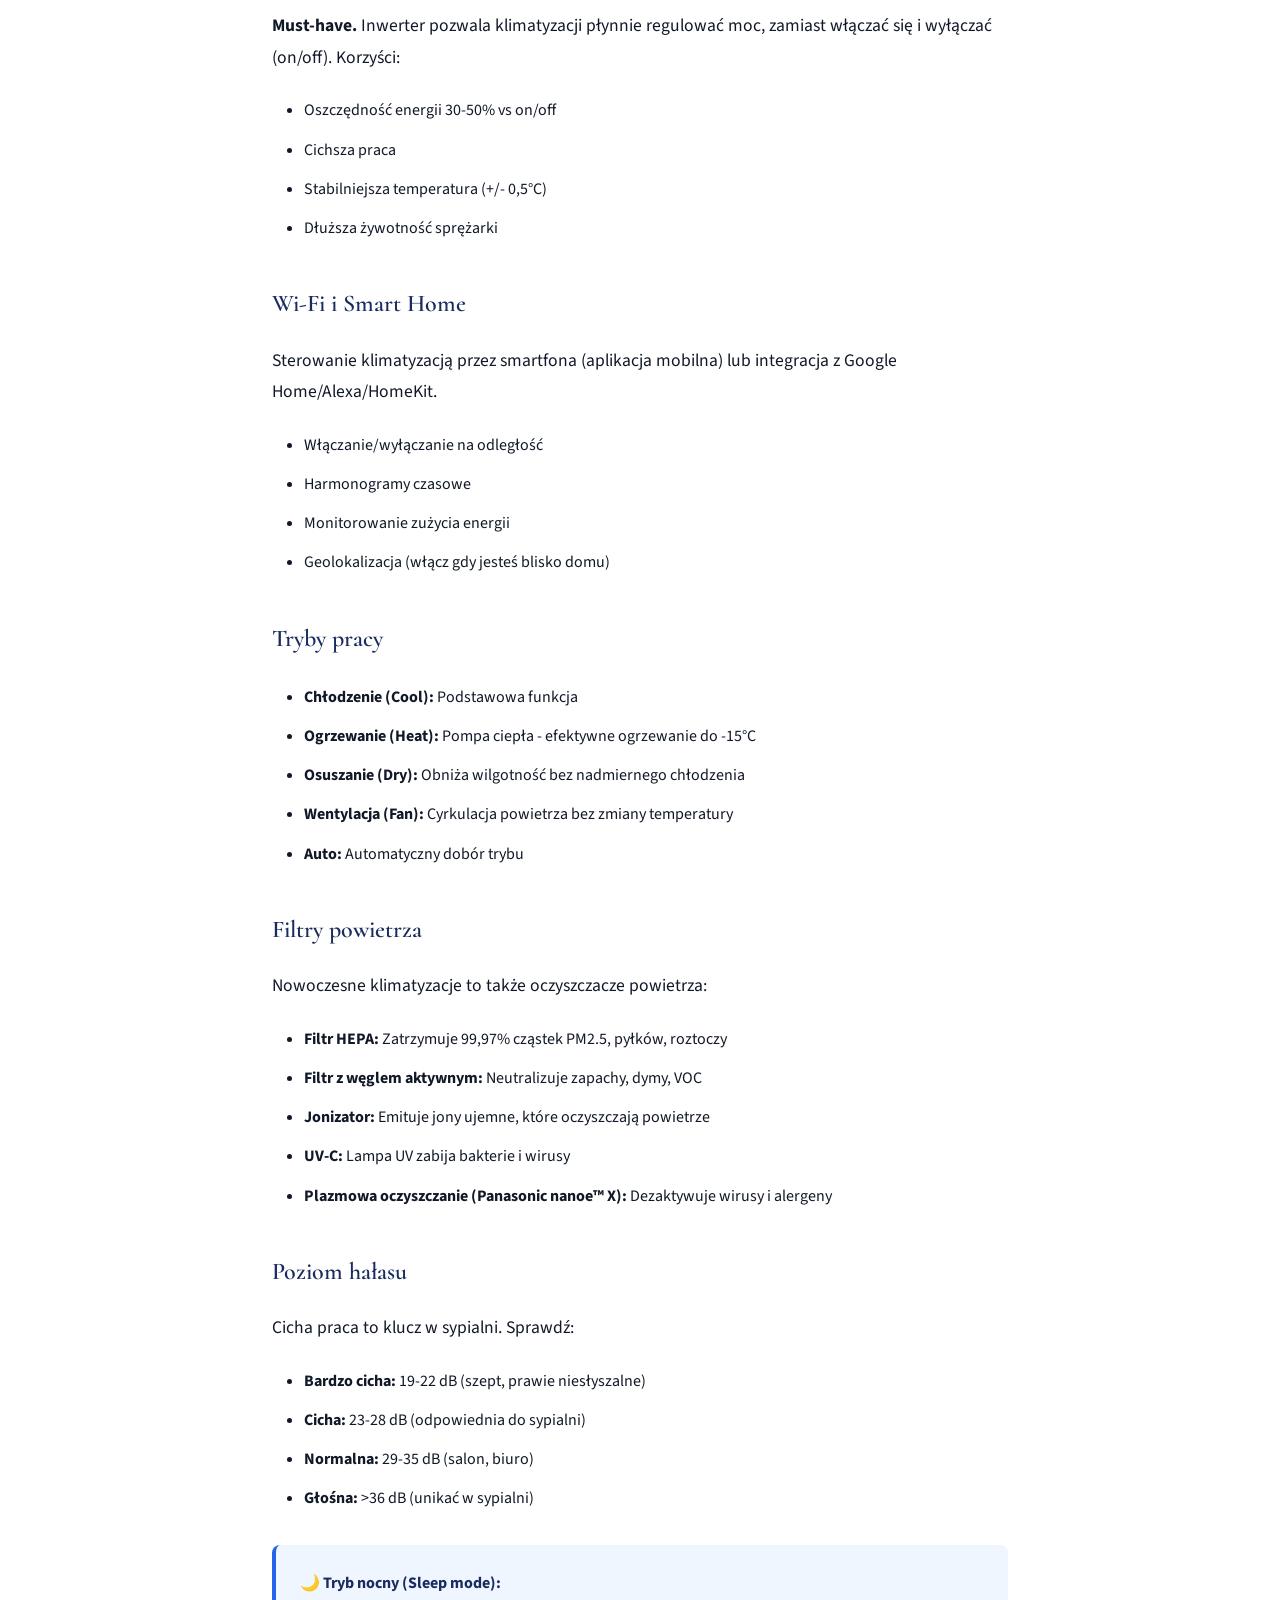
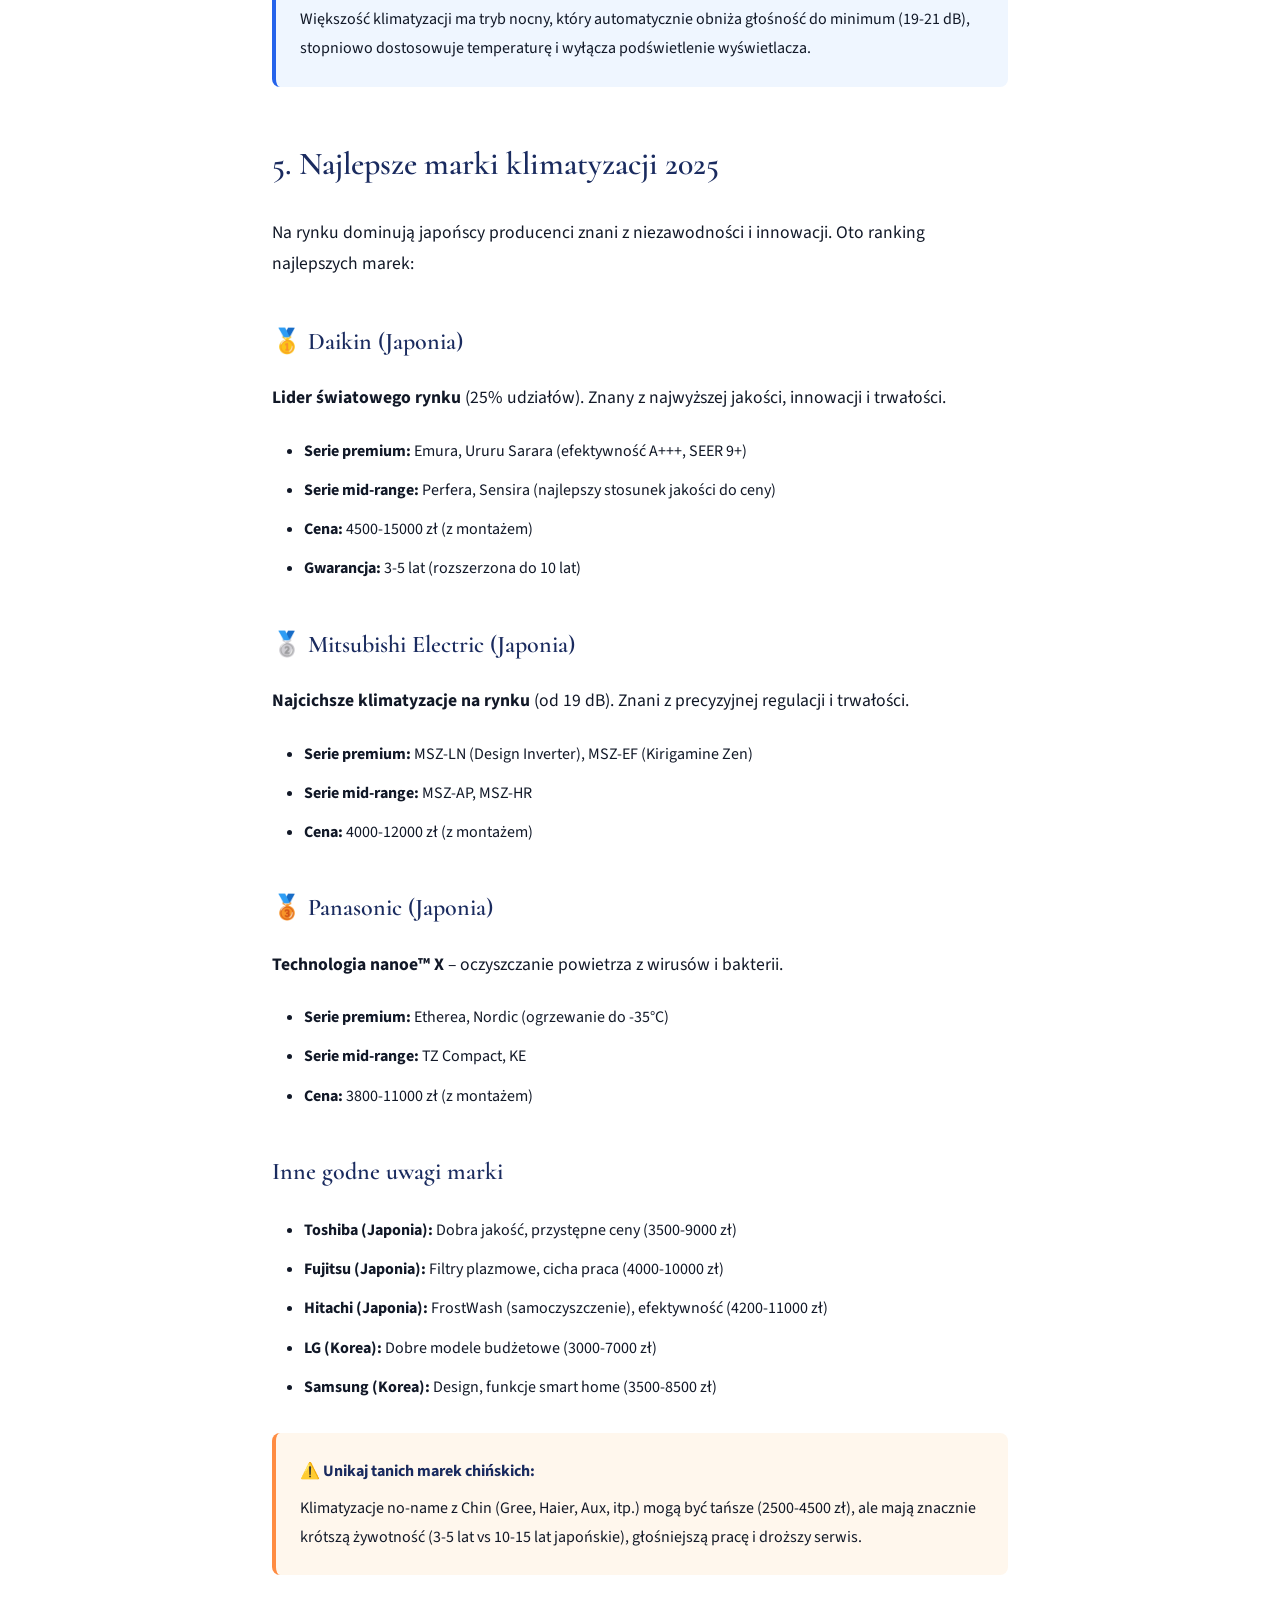
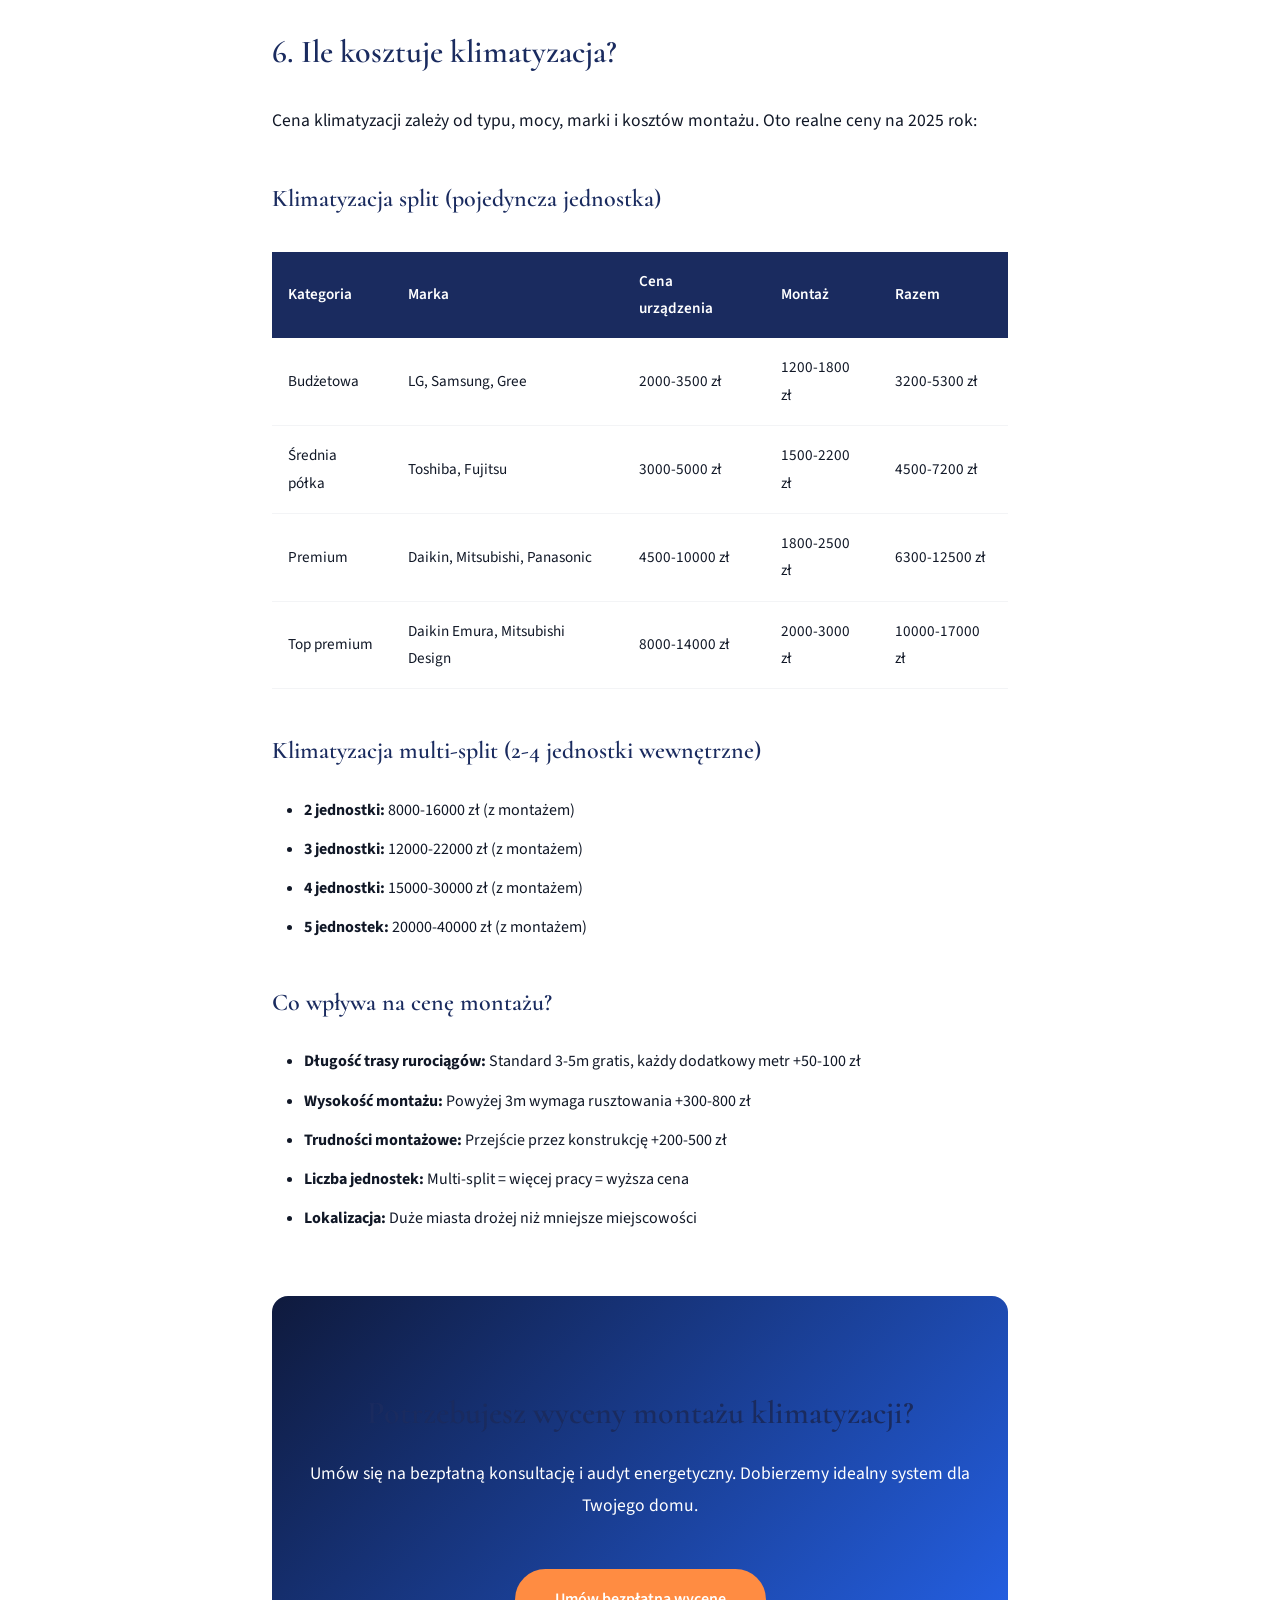
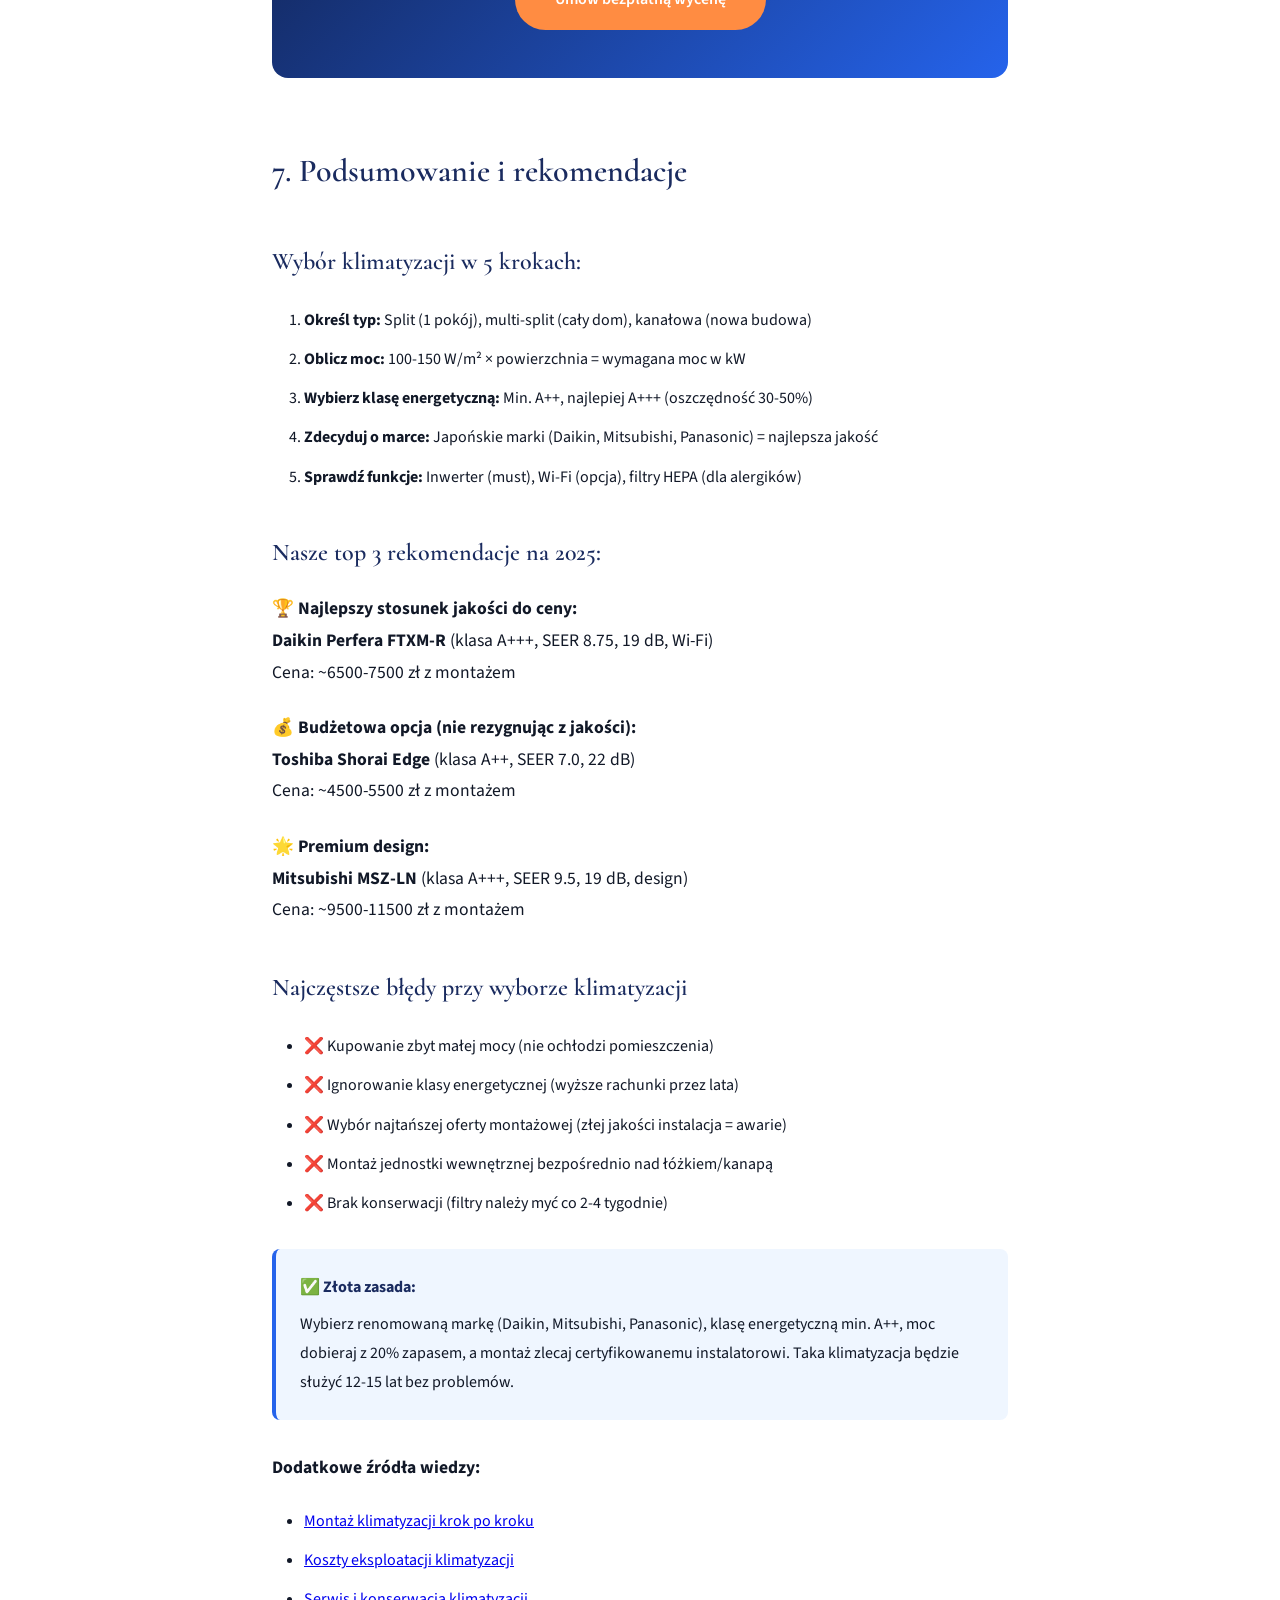
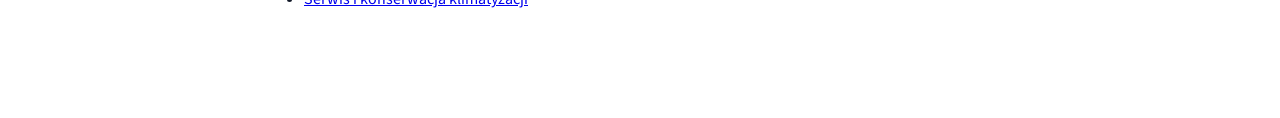
<file: artykul-1-jak-wybrac-klimatyzacje.html>
<!DOCTYPE html>
<html lang="pl">
<head>
    <meta charset="UTF-8">
    <meta name="viewport" content="width=device-width, initial-scale=1.0">

    <!-- SEO Meta Tags -->
    <title>Jak wybrać klimatyzację do domu? Kompletny Poradnik 2025 | ŚWIAT KLIMATYZACJI</title>
    <meta name="description" content="Praktyczny przewodnik wyboru klimatyzacji do domu i mieszkania. Rodzaje systemów (split, multi-split), moc chłodnicza BTU, klasy energetyczne A+++, ceny i porównanie modeli 2025.">
    <meta name="keywords" content="jak wybrać klimatyzację, klimatyzacja do domu, split klimatyzacja, moc BTU, klimatyzacja cena, klimatyzacja do mieszkania, najlepsza klimatyzacja 2025">
    <meta name="author" content="ŚWIAT KLIMATYZACJI">

    <!-- Open Graph / Facebook -->
    <meta property="og:type" content="article">
    <meta property="og:title" content="Jak wybrać klimatyzację do domu? Kompletny Poradnik 2025">
    <meta property="og:description" content="Dowiedz się jak wybrać idealną klimatyzację. Rodzaje, moc BTU, efektywność i ceny.">
    <meta property="og:locale" content="pl_PL">

    <!-- Article metadata for AI/LLM -->
    <meta name="article:published_time" content="2025-01-02">
    <meta name="article:modified_time" content="2025-01-02">
    <meta name="article:section" content="Poradniki">
    <meta name="article:tag" content="klimatyzacja, poradnik, wybór klimatyzacji">

    <!-- Fonts -->
    <link rel="preconnect" href="https://fonts.googleapis.com">
    <link rel="preconnect" href="https://fonts.gstatic.com" crossorigin>
    <link rel="preload" as="style" href="https://fonts.googleapis.com/css2?family=Cormorant:wght@500;600&family=Source+Sans+3:wght@400;500;600;700&display=swap" onload="this.onload=null;this.rel='stylesheet'">
    <noscript><link rel="stylesheet" href="https://fonts.googleapis.com/css2?family=Cormorant:wght@500;600&family=Source+Sans+3:wght@400;500;600;700&display=swap"></noscript>

    <!-- Schema.org structured data optimized for AI Overviews -->
    <script type="application/ld+json">
    {
        "@context": "https://schema.org",
        "@type": "Article",
        "headline": "Jak wybrać klimatyzację do domu? Kompletny Poradnik 2025",
        "description": "Praktyczny przewodnik wyboru klimatyzacji do domu. Rodzaje systemów, moc chłodnicza, efektywność energetyczna i ceny.",
        "author": {
            "@type": "Organization",
            "name": "ŚWIAT KLIMATYZACJI"
        },
        "publisher": {
            "@type": "Organization",
            "name": "ŚWIAT KLIMATYZACJI",
            "logo": {
                "@type": "ImageObject",
                "url": "https://example.com/logo.png"
            }
        },
        "datePublished": "2025-01-02",
        "dateModified": "2025-01-02",
        "mainEntityOfPage": {
            "@type": "WebPage"
        },
        "articleSection": "Poradniki",
        "keywords": "klimatyzacja, wybór klimatyzacji, split, BTU, efektywność energetyczna"
    }
    </script>

    <!-- FAQPage Schema for AI Overviews -->
    <script type="application/ld+json">
    {
        "@context": "https://schema.org",
        "@type": "FAQPage",
        "mainEntity": [
            {
                "@type": "Question",
                "name": "Jaka moc klimatyzacji BTU do pokoju 20m2?",
                "acceptedAnswer": {
                    "@type": "Answer",
                    "text": "Do pokoju 20m2 potrzeba klimatyzacji o mocy 2,5-3 kW (około 8500-10000 BTU). Dla pomieszczeń nasłonecznionych lub na ostatnim piętrze zaleca się mocniejsze urządzenie 3,5 kW (12000 BTU)."
                }
            },
            {
                "@type": "Question",
                "name": "Co oznacza klasa energetyczna A+++ w klimatyzacji?",
                "acceptedAnswer": {
                    "@type": "Answer",
                    "text": "Klasa A+++ to najwyższa efektywność energetyczna klimatyzacji. Urządzenia A+++ zużywają o 30-50% mniej energii niż klasa A, co przekłada się na niższe rachunki. Współczynnik SEER wynosi powyżej 8,5."
                }
            },
            {
                "@type": "Question",
                "name": "Ile kosztuje dobra klimatyzacja do domu w 2025?",
                "acceptedAnswer": {
                    "@type": "Answer",
                    "text": "Cena dobrej klimatyzacji split z montażem wynosi 3500-6000 zł (modele podstawowe) do 8000-15000 zł (premium Daikin, Mitsubishi). Multi-split dla całego domu to koszt 15000-35000 zł."
                }
            }
        ]
    }
    </script>

    <style>
        :root {
            --color-navy-dark: #0f1a3d;
            --color-navy-primary: #1a2b5f;
            --color-primary: #2563eb;
            --color-blue-bright: #00bcd4;
            --color-orange: #ff8c42;
            --color-white: #ffffff;
            --color-gray-50: #f9fafb;
            --color-gray-100: #f3f4f6;
            --color-gray-600: #6b7280;
            --color-gray-900: #111827;
            --font-serif: 'Cormorant', Georgia, serif;
            --font-sans: 'Source Sans 3', sans-serif;
        }

        * {
            margin: 0;
            padding: 0;
            box-sizing: border-box;
        }

        body {
            font-family: var(--font-sans);
            line-height: 1.8;
            color: var(--color-gray-900);
            background-color: var(--color-white);
        }

        /* Header */
        .header {
            position: sticky;
            top: 0;
            z-index: 1000;
            background-color: rgba(255, 255, 255, 0.98);
            backdrop-filter: blur(12px);
            border-bottom: 1px solid rgba(37, 99, 235, 0.08);
            box-shadow: 0px 2px 8px rgba(26, 43, 95, 0.08);
        }

        .nav-container {
            max-width: 1200px;
            margin: 0 auto;
            display: flex;
            justify-content: space-between;
            align-items: center;
            padding: 1.2rem 2rem;
        }

        .back-link {
            color: var(--color-primary);
            text-decoration: none;
            font-size: 0.95rem;
            transition: color 0.2s;
        }

        .back-link:hover {
            color: var(--color-orange);
        }

        /* Article Container */
        .article-container {
            max-width: 800px;
            margin: 0 auto;
            padding: 3rem 2rem 5rem;
        }

        /* Article Header */
        .article-header {
            margin-bottom: 3rem;
        }

        .article-category {
            display: inline-block;
            background: linear-gradient(135deg, var(--color-primary) 0%, var(--color-blue-bright) 100%);
            color: var(--color-white);
            padding: 0.5rem 1.2rem;
            border-radius: 50px;
            font-size: 0.85rem;
            font-weight: 600;
            letter-spacing: 0.05em;
            margin-bottom: 1.5rem;
        }

        h1 {
            font-family: var(--font-serif);
            font-size: clamp(2rem, 5vw, 3rem);
            font-weight: 600;
            line-height: 1.3;
            color: var(--color-navy-primary);
            margin-bottom: 1.5rem;
        }

        .article-meta {
            display: flex;
            gap: 1.5rem;
            color: var(--color-gray-600);
            font-size: 0.95rem;
            margin-bottom: 2rem;
        }

        .lead {
            font-size: 1.25rem;
            line-height: 1.7;
            color: var(--color-gray-600);
            font-weight: 300;
            border-left: 4px solid var(--color-blue-bright);
            padding-left: 1.5rem;
            margin-bottom: 3rem;
        }

        /* TOC */
        .toc {
            background-color: var(--color-gray-50);
            border: 1px solid var(--color-gray-100);
            border-radius: 12px;
            padding: 2rem;
            margin-bottom: 3rem;
        }

        .toc h2 {
            font-family: var(--font-serif);
            font-size: 1.5rem;
            margin-bottom: 1rem;
            color: var(--color-navy-primary);
        }

        .toc ul {
            list-style: none;
        }

        .toc li {
            margin-bottom: 0.75rem;
        }

        .toc a {
            color: var(--color-primary);
            text-decoration: none;
            transition: color 0.2s;
        }

        .toc a:hover {
            color: var(--color-orange);
        }

        /* Article Content */
        .article-content h2 {
            font-family: var(--font-serif);
            font-size: 2rem;
            font-weight: 600;
            color: var(--color-navy-primary);
            margin: 3rem 0 1.5rem;
            scroll-margin-top: 100px;
        }

        .article-content h3 {
            font-family: var(--font-serif);
            font-size: 1.5rem;
            font-weight: 600;
            color: var(--color-navy-primary);
            margin: 2.5rem 0 1.2rem;
        }

        .article-content p {
            margin-bottom: 1.5rem;
            font-size: 1.1rem;
            line-height: 1.8;
        }

        .article-content ul,
        .article-content ol {
            margin: 1.5rem 0;
            padding-left: 2rem;
        }

        .article-content li {
            margin-bottom: 0.75rem;
            line-height: 1.7;
        }

        /* Info Boxes */
        .info-box {
            background-color: #eff6ff;
            border-left: 4px solid var(--color-primary);
            padding: 1.5rem;
            margin: 2rem 0;
            border-radius: 8px;
        }

        .info-box.warning {
            background-color: #fff7ed;
            border-left-color: var(--color-orange);
        }

        .info-box strong {
            color: var(--color-navy-primary);
            display: block;
            margin-bottom: 0.5rem;
        }

        /* Tables */
        table {
            width: 100%;
            border-collapse: collapse;
            margin: 2rem 0;
            font-size: 0.95rem;
        }

        th {
            background-color: var(--color-navy-primary);
            color: var(--color-white);
            padding: 1rem;
            text-align: left;
            font-weight: 600;
        }

        td {
            padding: 1rem;
            border-bottom: 1px solid var(--color-gray-100);
        }

        tr:hover {
            background-color: var(--color-gray-50);
        }

        /* CTA */
        .cta-box {
            background: linear-gradient(135deg, var(--color-navy-dark) 0%, var(--color-primary) 100%);
            color: var(--color-white);
            padding: 3rem 2rem;
            border-radius: 16px;
            text-align: center;
            margin: 4rem 0;
        }

        .cta-box h3 {
            font-family: var(--font-serif);
            font-size: 2rem;
            margin-bottom: 1rem;
        }

        .cta-btn {
            display: inline-block;
            background-color: var(--color-orange);
            color: var(--color-white);
            padding: 1rem 2.5rem;
            border-radius: 50px;
            text-decoration: none;
            font-weight: 600;
            margin-top: 1.5rem;
            transition: all 0.3s;
        }

        .cta-btn:hover {
            background-color: #f57c00;
            transform: translateY(-2px);
        }

        @media (max-width: 768px) {
            .article-container {
                padding: 2rem 1.5rem;
            }

            table {
                font-size: 0.85rem;
            }

            th, td {
                padding: 0.75rem 0.5rem;
            }
        }
    </style>
</head>
<body>
    <!-- HEADER -->
    <header class="header">
        <nav class="nav-container">
            <a href="abc-klimatyzacji.html" class="back-link">← Powrót do ABC Klimatyzacji</a>
            <a href="index.html" class="back-link">Strona główna</a>
        </nav>
    </header>

    <!-- ARTICLE -->
    <article class="article-container">
        <div class="article-header">
            <span class="article-category">PODSTAWY KLIMATYZACJI</span>
            <h1>Jak wybrać klimatyzację do domu? Kompletny Poradnik 2025</h1>
            <div class="article-meta">
                <span>📅 Aktualizacja: 2 stycznia 2025</span>
                <span>📖 Czas czytania: 8 minut</span>
            </div>
            <p class="lead">
                Wybór odpowiedniej klimatyzacji to decyzja na lata. W tym poradniku dowiesz się jak dobrać system klimatyzacji idealnie dopasowany do Twoich potrzeb, rodzaju budynku i budżetu. Poznaj rodzaje klimatyzacji, moc BTU, klasy energetyczne i ceny.
            </p>
        </div>

        <!-- Table of Contents -->
        <nav class="toc">
            <h2>Spis treści</h2>
            <ul>
                <li><a href="#rodzaje">1. Rodzaje klimatyzacji do domu</a></li>
                <li><a href="#moc">2. Jak obliczyć moc klimatyzacji (BTU)?</a></li>
                <li><a href="#efektywnosc">3. Klasy energetyczne i SEER</a></li>
                <li><a href="#funkcje">4. Najważniejsze funkcje klimatyzacji</a></li>
                <li><a href="#marki">5. Najlepsze marki klimatyzacji 2025</a></li>
                <li><a href="#ceny">6. Ile kosztuje klimatyzacja?</a></li>
                <li><a href="#podsumowanie">7. Podsumowanie i rekomendacje</a></li>
            </ul>
        </nav>

        <div class="article-content">
            <h2 id="rodzaje">1. Rodzaje klimatyzacji do domu</h2>

            <p>Na polskim rynku dostępne są trzy główne typy klimatyzacji dla klientów indywidualnych. Każdy ma swoje zalety i zastosowania.</p>

            <h3>Klimatyzacja split (jednostka wewnętrzna + zewnętrzna)</h3>
            <p><strong>Split</strong> to najpopularniejszy typ klimatyzacji w domach jednorodzinnych i mieszkaniach. Składa się z jednostki wewnętrznej (montowanej na ścianie lub suficie) i zewnętrznej (agregat umieszczony na zewnątrz budynku).</p>

            <p><strong>Zalety klimatyzacji split:</strong></p>
            <ul>
                <li>Stosunkowo niska cena zakupu i montażu (3500-8000 zł z montażem)</li>
                <li>Cicha praca jednostki wewnętrznej (19-25 dB)</li>
                <li>Prostota obsługi i konserwacji</li>
                <li>Możliwość chłodzenia i ogrzewania (pompa ciepła)</li>
                <li>Idealna dla pojedynczych pomieszczeń</li>
            </ul>

            <p><strong>Wady:</strong></p>
            <ul>
                <li>Każde pomieszczenie wymaga osobnego systemu</li>
                <li>Jednostka zewnętrzna może być uciążliwa dla sąsiadów</li>
                <li>Wymaga przejścia przez ścianę zewnętrzną</li>
            </ul>

            <h3>Klimatyzacja multi-split (wiele jednostek wewnętrznych)</h3>
            <p><strong>Multi-split</strong> to system z jednym agregatem zewnętrznym i kilkoma jednostkami wewnętrznymi (2-5 sztuk). Idealny dla całego domu lub mieszkania.</p>

            <p><strong>Zalety multi-split:</strong></p>
            <ul>
                <li>Jedna jednostka zewnętrzna obsługuje wiele pomieszczeń</li>
                <li>Niezależna regulacja temperatury w każdym pokoju</li>
                <li>Estetyka - mniej agregatów na fasadzie</li>
                <li>Niższe koszty niż wiele splitów (dla 3+ pomieszczeń)</li>
            </ul>

            <p><strong>Wady:</strong></p>
            <ul>
                <li>Wyższa cena początkowa (15000-35000 zł)</li>
                <li>Bardziej skomplikowany montaż</li>
                <li>Awaria agregatu = przestój całego systemu</li>
            </ul>

            <h3>Klimatyzacja kanałowa (centralna)</h3>
            <p><strong>Klimatyzacja kanałowa</strong> to system ukryty w suficie podwieszanym lub podłodze technicznej. Powietrze rozprowadzane jest kanałami wentylacyjnymi do kratek w każdym pomieszczeniu.</p>

            <p><strong>Zalety:</strong></p>
            <ul>
                <li>Całkowicie niewidoczna (tylko kratki wentylacyjne)</li>
                <li>Równomierna dystrybucja powietrza</li>
                <li>Prestiżowy system w domach premium</li>
            </ul>

            <p><strong>Wady:</strong></p>
            <ul>
                <li>Najdroższa opcja (30000-60000+ zł)</li>
                <li>Wymaga sufitu podwieszanego lub podłogi technicznej</li>
                <li>Montaż tylko podczas remontu/budowy</li>
            </ul>

            <div class="info-box">
                <strong>💡 Rekomendacja:</strong>
                Dla większości domów i mieszkań najlepszym wyborem jest <strong>klimatyzacja split</strong> (pojedyncze pomieszczenia) lub <strong>multi-split</strong> (cały dom). Klimatyzacja kanałowa ma sens tylko w nowych budynkach lub podczas gruntownego remontu.
            </div>

            <h2 id="moc">2. Jak obliczyć moc klimatyzacji (BTU)?</h2>

            <p>Moc chłodnicza klimatyzacji wyrażana jest w <strong>BTU/h</strong> (British Thermal Unit) lub <strong>kW</strong> (kilowaty). Wybór odpowiedniej mocy to klucz do efektywnego i ekonomicznego działania systemu.</p>

            <h3>Wzór na moc klimatyzacji</h3>
            <p>Podstawowy wzór to:</p>
            <p><strong>Moc (kW) = Powierzchnia (m²) × 100-150 W/m²</strong></p>

            <p>Przykład dla pokoju 20 m²:</p>
            <ul>
                <li>Minimalna moc: 20 m² × 100 W = 2000 W = 2 kW (≈ 7000 BTU)</li>
                <li>Zalecana moc: 20 m² × 125 W = 2500 W = 2,5 kW (≈ 8500 BTU)</li>
                <li>Dla pomieszczeń nasłonecznionych: 20 m² × 150 W = 3000 W = 3 kW (≈ 10000 BTU)</li>
            </ul>

            <h3>Tabela mocy klimatyzacji według powierzchni</h3>
            <table>
                <thead>
                    <tr>
                        <th>Powierzchnia pomieszczenia</th>
                        <th>Moc kW</th>
                        <th>Moc BTU/h</th>
                        <th>Typowy model</th>
                    </tr>
                </thead>
                <tbody>
                    <tr>
                        <td>15 m²</td>
                        <td>2,0 kW</td>
                        <td>7000 BTU</td>
                        <td>Split 07</td>
                    </tr>
                    <tr>
                        <td>20 m²</td>
                        <td>2,5 kW</td>
                        <td>9000 BTU</td>
                        <td>Split 09</td>
                    </tr>
                    <tr>
                        <td>25 m²</td>
                        <td>3,5 kW</td>
                        <td>12000 BTU</td>
                        <td>Split 12</td>
                    </tr>
                    <tr>
                        <td>35 m²</td>
                        <td>5,0 kW</td>
                        <td>18000 BTU</td>
                        <td>Split 18</td>
                    </tr>
                    <tr>
                        <td>50 m²</td>
                        <td>7,0 kW</td>
                        <td>24000 BTU</td>
                        <td>Split 24</td>
                    </tr>
                </tbody>
            </table>

            <div class="info-box warning">
                <strong>⚠️ Ważne:</strong>
                Zbyt mała klimatyzacja będzie pracować non-stop i nie ochłodzi pomieszczenia. Zbyt duża będzie się często włączać i wyłączać (cykl on/off), co zwiększa zużycie energii i skraca żywotność. <strong>Zawsze konsultuj dobór mocy z instalatorem.</strong>
            </div>

            <h3>Czynniki wpływające na wymaganą moc</h3>
            <p>Oprócz powierzchni, na moc klimatyzacji wpływają:</p>
            <ul>
                <li><strong>Nasłonecznienie:</strong> Okna od południa/zachodu = +20-30% mocy</li>
                <li><strong>Wysokość pomieszczenia:</strong> Pomieszczenia wyższe niż 2,7m = +15% mocy</li>
                <li><strong>Ilość osób:</strong> Każda osoba = +100-150 W</li>
                <li><strong>Sprzęt elektryczny:</strong> Komputer, TV, kuchenka = +500-1000 W</li>
                <li><strong>Ostatnie piętro:</strong> Poddasze/strych = +25% mocy (nagrzewanie od góry)</li>
                <li><strong>Izolacja budynku:</strong> Stare budownictwo = +20% mocy</li>
            </ul>

            <h2 id="efektywnosc">3. Klasy energetyczne i SEER</h2>

            <p>Efektywność energetyczna klimatyzacji to kluczowy parametr wpływający na koszty eksploatacji. W Unii Europejskiej obowiązuje oznaczenie klas od A+++ (najlepsza) do D (najgorsza).</p>

            <h3>Co oznacza współczynnik SEER?</h3>
            <p><strong>SEER (Seasonal Energy Efficiency Ratio)</strong> to współczynnik efektywności energetycznej w trybie chłodzenia. Im wyższy SEER, tym niższe zużycie energii.</p>

            <table>
                <thead>
                    <tr>
                        <th>Klasa energetyczna</th>
                        <th>SEER</th>
                        <th>Zużycie energii</th>
                        <th>Przykładowe modele</th>
                    </tr>
                </thead>
                <tbody>
                    <tr>
                        <td>A+++</td>
                        <td>&gt; 8,5</td>
                        <td>-30 do -50% vs A</td>
                        <td>Daikin Emura, Mitsubishi MSZ-LN</td>
                    </tr>
                    <tr>
                        <td>A++</td>
                        <td>6,1 - 8,5</td>
                        <td>-20 do -30% vs A</td>
                        <td>Panasonic Etherea, Fujitsu Nocria X</td>
                    </tr>
                    <tr>
                        <td>A+</td>
                        <td>5,6 - 6,1</td>
                        <td>-10 do -20% vs A</td>
                        <td>Większość mid-range modeli</td>
                    </tr>
                    <tr>
                        <td>A</td>
                        <td>5,1 - 5,6</td>
                        <td>Standard</td>
                        <td>Modele podstawowe</td>
                    </tr>
                    <tr>
                        <td>B i niżej</td>
                        <td>&lt; 5,1</td>
                        <td>Niewskazane</td>
                        <td>Stare modele (przed 2015)</td>
                    </tr>
                </tbody>
            </table>

            <h3>Realny wpływ klasy energetycznej na koszty</h3>
            <p>Przykład: Klimatyzacja 3,5 kW pracująca 1000 h/rok (4 miesiące po 8h dziennie):</p>

            <ul>
                <li><strong>Klasa A (SEER 5,5):</strong> Zużycie ~636 kWh/rok = 508 zł/rok (0,80 zł/kWh)</li>
                <li><strong>Klasa A++ (SEER 7,0):</strong> Zużycie ~500 kWh/rok = 400 zł/rok</li>
                <li><strong>Klasa A+++ (SEER 9,0):</strong> Zużycie ~389 kWh/rok = 311 zł/rok</li>
            </ul>

            <p><strong>Oszczędność A+++ vs A:</strong> 197 zł rocznie. Różnica w cenie zakupu (1000-2000 zł) zwróci się w 5-10 lat.</p>

            <div class="info-box">
                <strong>💰 Tip oszczędnościowy:</strong>
                Jeśli planujesz intensywne użytkowanie klimatyzacji (powyżej 1000h/rok), wybierz klasę A++ lub A+++. Oszczędności na prądzie zwrócą wyższą cenę zakupu. Dla sporadycznego użytkowania wystarczy klasa A+.
            </div>

            <h2 id="funkcje">4. Najważniejsze funkcje klimatyzacji</h2>

            <p>Nowoczesne klimatyzacje oferują wiele funkcji, które wpływają na komfort użytkowania i efektywność. Oto najważniejsze z nich:</p>

            <h3>Inwerter (technologia Inverter)</h3>
            <p><strong>Must-have.</strong> Inwerter pozwala klimatyzacji płynnie regulować moc, zamiast włączać się i wyłączać (on/off). Korzyści:</p>
            <ul>
                <li>Oszczędność energii 30-50% vs on/off</li>
                <li>Cichsza praca</li>
                <li>Stabilniejsza temperatura (+/- 0,5°C)</li>
                <li>Dłuższa żywotność sprężarki</li>
            </ul>

            <h3>Wi-Fi i Smart Home</h3>
            <p>Sterowanie klimatyzacją przez smartfona (aplikacja mobilna) lub integracja z Google Home/Alexa/HomeKit.</p>
            <ul>
                <li>Włączanie/wyłączanie na odległość</li>
                <li>Harmonogramy czasowe</li>
                <li>Monitorowanie zużycia energii</li>
                <li>Geolokalizacja (włącz gdy jesteś blisko domu)</li>
            </ul>

            <h3>Tryby pracy</h3>
            <ul>
                <li><strong>Chłodzenie (Cool):</strong> Podstawowa funkcja</li>
                <li><strong>Ogrzewanie (Heat):</strong> Pompa ciepła - efektywne ogrzewanie do -15°C</li>
                <li><strong>Osuszanie (Dry):</strong> Obniża wilgotność bez nadmiernego chłodzenia</li>
                <li><strong>Wentylacja (Fan):</strong> Cyrkulacja powietrza bez zmiany temperatury</li>
                <li><strong>Auto:</strong> Automatyczny dobór trybu</li>
            </ul>

            <h3>Filtry powietrza</h3>
            <p>Nowoczesne klimatyzacje to także oczyszczacze powietrza:</p>
            <ul>
                <li><strong>Filtr HEPA:</strong> Zatrzymuje 99,97% cząstek PM2.5, pyłków, roztoczy</li>
                <li><strong>Filtr z węglem aktywnym:</strong> Neutralizuje zapachy, dymy, VOC</li>
                <li><strong>Jonizator:</strong> Emituje jony ujemne, które oczyszczają powietrze</li>
                <li><strong>UV-C:</strong> Lampa UV zabija bakterie i wirusy</li>
                <li><strong>Plazmowa oczyszczanie (Panasonic nanoe™ X):</strong> Dezaktywuje wirusy i alergeny</li>
            </ul>

            <h3>Poziom hałasu</h3>
            <p>Cicha praca to klucz w sypialni. Sprawdź:</p>
            <ul>
                <li><strong>Bardzo cicha:</strong> 19-22 dB (szept, prawie niesłyszalne)</li>
                <li><strong>Cicha:</strong> 23-28 dB (odpowiednia do sypialni)</li>
                <li><strong>Normalna:</strong> 29-35 dB (salon, biuro)</li>
                <li><strong>Głośna:</strong> &gt;36 dB (unikać w sypialni)</li>
            </ul>

            <div class="info-box">
                <strong>🌙 Tryb nocny (Sleep mode):</strong>
                Większość klimatyzacji ma tryb nocny, który automatycznie obniża głośność do minimum (19-21 dB), stopniowo dostosowuje temperaturę i wyłącza podświetlenie wyświetlacza.
            </div>

            <h2 id="marki">5. Najlepsze marki klimatyzacji 2025</h2>

            <p>Na rynku dominują japońscy producenci znani z niezawodności i innowacji. Oto ranking najlepszych marek:</p>

            <h3>🥇 Daikin (Japonia)</h3>
            <p><strong>Lider światowego rynku</strong> (25% udziałów). Znany z najwyższej jakości, innowacji i trwałości.</p>
            <ul>
                <li><strong>Serie premium:</strong> Emura, Ururu Sarara (efektywność A+++, SEER 9+)</li>
                <li><strong>Serie mid-range:</strong> Perfera, Sensira (najlepszy stosunek jakości do ceny)</li>
                <li><strong>Cena:</strong> 4500-15000 zł (z montażem)</li>
                <li><strong>Gwarancja:</strong> 3-5 lat (rozszerzona do 10 lat)</li>
            </ul>

            <h3>🥈 Mitsubishi Electric (Japonia)</h3>
            <p><strong>Najcichsze klimatyzacje na rynku</strong> (od 19 dB). Znani z precyzyjnej regulacji i trwałości.</p>
            <ul>
                <li><strong>Serie premium:</strong> MSZ-LN (Design Inverter), MSZ-EF (Kirigamine Zen)</li>
                <li><strong>Serie mid-range:</strong> MSZ-AP, MSZ-HR</li>
                <li><strong>Cena:</strong> 4000-12000 zł (z montażem)</li>
            </ul>

            <h3>🥉 Panasonic (Japonia)</h3>
            <p><strong>Technologia nanoe™ X</strong> – oczyszczanie powietrza z wirusów i bakterii.</p>
            <ul>
                <li><strong>Serie premium:</strong> Etherea, Nordic (ogrzewanie do -35°C)</li>
                <li><strong>Serie mid-range:</strong> TZ Compact, KE</li>
                <li><strong>Cena:</strong> 3800-11000 zł (z montażem)</li>
            </ul>

            <h3>Inne godne uwagi marki</h3>
            <ul>
                <li><strong>Toshiba (Japonia):</strong> Dobra jakość, przystępne ceny (3500-9000 zł)</li>
                <li><strong>Fujitsu (Japonia):</strong> Filtry plazmowe, cicha praca (4000-10000 zł)</li>
                <li><strong>Hitachi (Japonia):</strong> FrostWash (samoczyszczenie), efektywność (4200-11000 zł)</li>
                <li><strong>LG (Korea):</strong> Dobre modele budżetowe (3000-7000 zł)</li>
                <li><strong>Samsung (Korea):</strong> Design, funkcje smart home (3500-8500 zł)</li>
            </ul>

            <div class="info-box warning">
                <strong>⚠️ Unikaj tanich marek chińskich:</strong>
                Klimatyzacje no-name z Chin (Gree, Haier, Aux, itp.) mogą być tańsze (2500-4500 zł), ale mają znacznie krótszą żywotność (3-5 lat vs 10-15 lat japońskie), głośniejszą pracę i droższy serwis.
            </div>

            <h2 id="ceny">6. Ile kosztuje klimatyzacja?</h2>

            <p>Cena klimatyzacji zależy od typu, mocy, marki i kosztów montażu. Oto realne ceny na 2025 rok:</p>

            <h3>Klimatyzacja split (pojedyncza jednostka)</h3>
            <table>
                <thead>
                    <tr>
                        <th>Kategoria</th>
                        <th>Marka</th>
                        <th>Cena urządzenia</th>
                        <th>Montaż</th>
                        <th>Razem</th>
                    </tr>
                </thead>
                <tbody>
                    <tr>
                        <td>Budżetowa</td>
                        <td>LG, Samsung, Gree</td>
                        <td>2000-3500 zł</td>
                        <td>1200-1800 zł</td>
                        <td>3200-5300 zł</td>
                    </tr>
                    <tr>
                        <td>Średnia półka</td>
                        <td>Toshiba, Fujitsu</td>
                        <td>3000-5000 zł</td>
                        <td>1500-2200 zł</td>
                        <td>4500-7200 zł</td>
                    </tr>
                    <tr>
                        <td>Premium</td>
                        <td>Daikin, Mitsubishi, Panasonic</td>
                        <td>4500-10000 zł</td>
                        <td>1800-2500 zł</td>
                        <td>6300-12500 zł</td>
                    </tr>
                    <tr>
                        <td>Top premium</td>
                        <td>Daikin Emura, Mitsubishi Design</td>
                        <td>8000-14000 zł</td>
                        <td>2000-3000 zł</td>
                        <td>10000-17000 zł</td>
                    </tr>
                </tbody>
            </table>

            <h3>Klimatyzacja multi-split (2-4 jednostki wewnętrzne)</h3>
            <ul>
                <li><strong>2 jednostki:</strong> 8000-16000 zł (z montażem)</li>
                <li><strong>3 jednostki:</strong> 12000-22000 zł (z montażem)</li>
                <li><strong>4 jednostki:</strong> 15000-30000 zł (z montażem)</li>
                <li><strong>5 jednostek:</strong> 20000-40000 zł (z montażem)</li>
            </ul>

            <h3>Co wpływa na cenę montażu?</h3>
            <ul>
                <li><strong>Długość trasy rurociągów:</strong> Standard 3-5m gratis, każdy dodatkowy metr +50-100 zł</li>
                <li><strong>Wysokość montażu:</strong> Powyżej 3m wymaga rusztowania +300-800 zł</li>
                <li><strong>Trudności montażowe:</strong> Przejście przez konstrukcję +200-500 zł</li>
                <li><strong>Liczba jednostek:</strong> Multi-split = więcej pracy = wyższa cena</li>
                <li><strong>Lokalizacja:</strong> Duże miasta drożej niż mniejsze miejscowości</li>
            </ul>

            <div class="cta-box">
                <h3>Potrzebujesz wyceny montażu klimatyzacji?</h3>
                <p>Umów się na bezpłatną konsultację i audyt energetyczny. Dobierzemy idealny system dla Twojego domu.</p>
                <a href="index.html#kontakt" class="cta-btn">Umów bezpłatną wycenę</a>
            </div>

            <h2 id="podsumowanie">7. Podsumowanie i rekomendacje</h2>

            <h3>Wybór klimatyzacji w 5 krokach:</h3>
            <ol>
                <li><strong>Określ typ:</strong> Split (1 pokój), multi-split (cały dom), kanałowa (nowa budowa)</li>
                <li><strong>Oblicz moc:</strong> 100-150 W/m² × powierzchnia = wymagana moc w kW</li>
                <li><strong>Wybierz klasę energetyczną:</strong> Min. A++, najlepiej A+++ (oszczędność 30-50%)</li>
                <li><strong>Zdecyduj o marce:</strong> Japońskie marki (Daikin, Mitsubishi, Panasonic) = najlepsza jakość</li>
                <li><strong>Sprawdź funkcje:</strong> Inwerter (must), Wi-Fi (opcja), filtry HEPA (dla alergików)</li>
            </ol>

            <h3>Nasze top 3 rekomendacje na 2025:</h3>

            <p><strong>🏆 Najlepszy stosunek jakości do ceny:</strong><br>
            <strong>Daikin Perfera FTXM-R</strong> (klasa A+++, SEER 8.75, 19 dB, Wi-Fi)<br>
            Cena: ~6500-7500 zł z montażem</p>

            <p><strong>💰 Budżetowa opcja (nie rezygnując z jakości):</strong><br>
            <strong>Toshiba Shorai Edge</strong> (klasa A++, SEER 7.0, 22 dB)<br>
            Cena: ~4500-5500 zł z montażem</p>

            <p><strong>🌟 Premium design:</strong><br>
            <strong>Mitsubishi MSZ-LN</strong> (klasa A+++, SEER 9.5, 19 dB, design)<br>
            Cena: ~9500-11500 zł z montażem</p>

            <h3>Najczęstsze błędy przy wyborze klimatyzacji</h3>
            <ul>
                <li>❌ Kupowanie zbyt małej mocy (nie ochłodzi pomieszczenia)</li>
                <li>❌ Ignorowanie klasy energetycznej (wyższe rachunki przez lata)</li>
                <li>❌ Wybór najtańszej oferty montażowej (złej jakości instalacja = awarie)</li>
                <li>❌ Montaż jednostki wewnętrznej bezpośrednio nad łóżkiem/kanapą</li>
                <li>❌ Brak konserwacji (filtry należy myć co 2-4 tygodnie)</li>
            </ul>

            <div class="info-box">
                <strong>✅ Złota zasada:</strong>
                Wybierz renomowaną markę (Daikin, Mitsubishi, Panasonic), klasę energetyczną min. A++, moc dobieraj z 20% zapasem, a montaż zlecaj certyfikowanemu instalatorowi. Taka klimatyzacja będzie służyć 12-15 lat bez problemów.
            </div>

            <p><strong>Dodatkowe źródła wiedzy:</strong></p>
            <ul>
                <li><a href="artykul-2-montaz-klimatyzacji.html">Montaż klimatyzacji krok po kroku</a></li>
                <li><a href="artykul-3-koszty-eksploatacji.html">Koszty eksploatacji klimatyzacji</a></li>
                <li><a href="artykul-4-serwis-konserwacja.html">Serwis i konserwacja klimatyzacji</a></li>
            </ul>
        </div>
    </article>
</body>
</html>
</file>
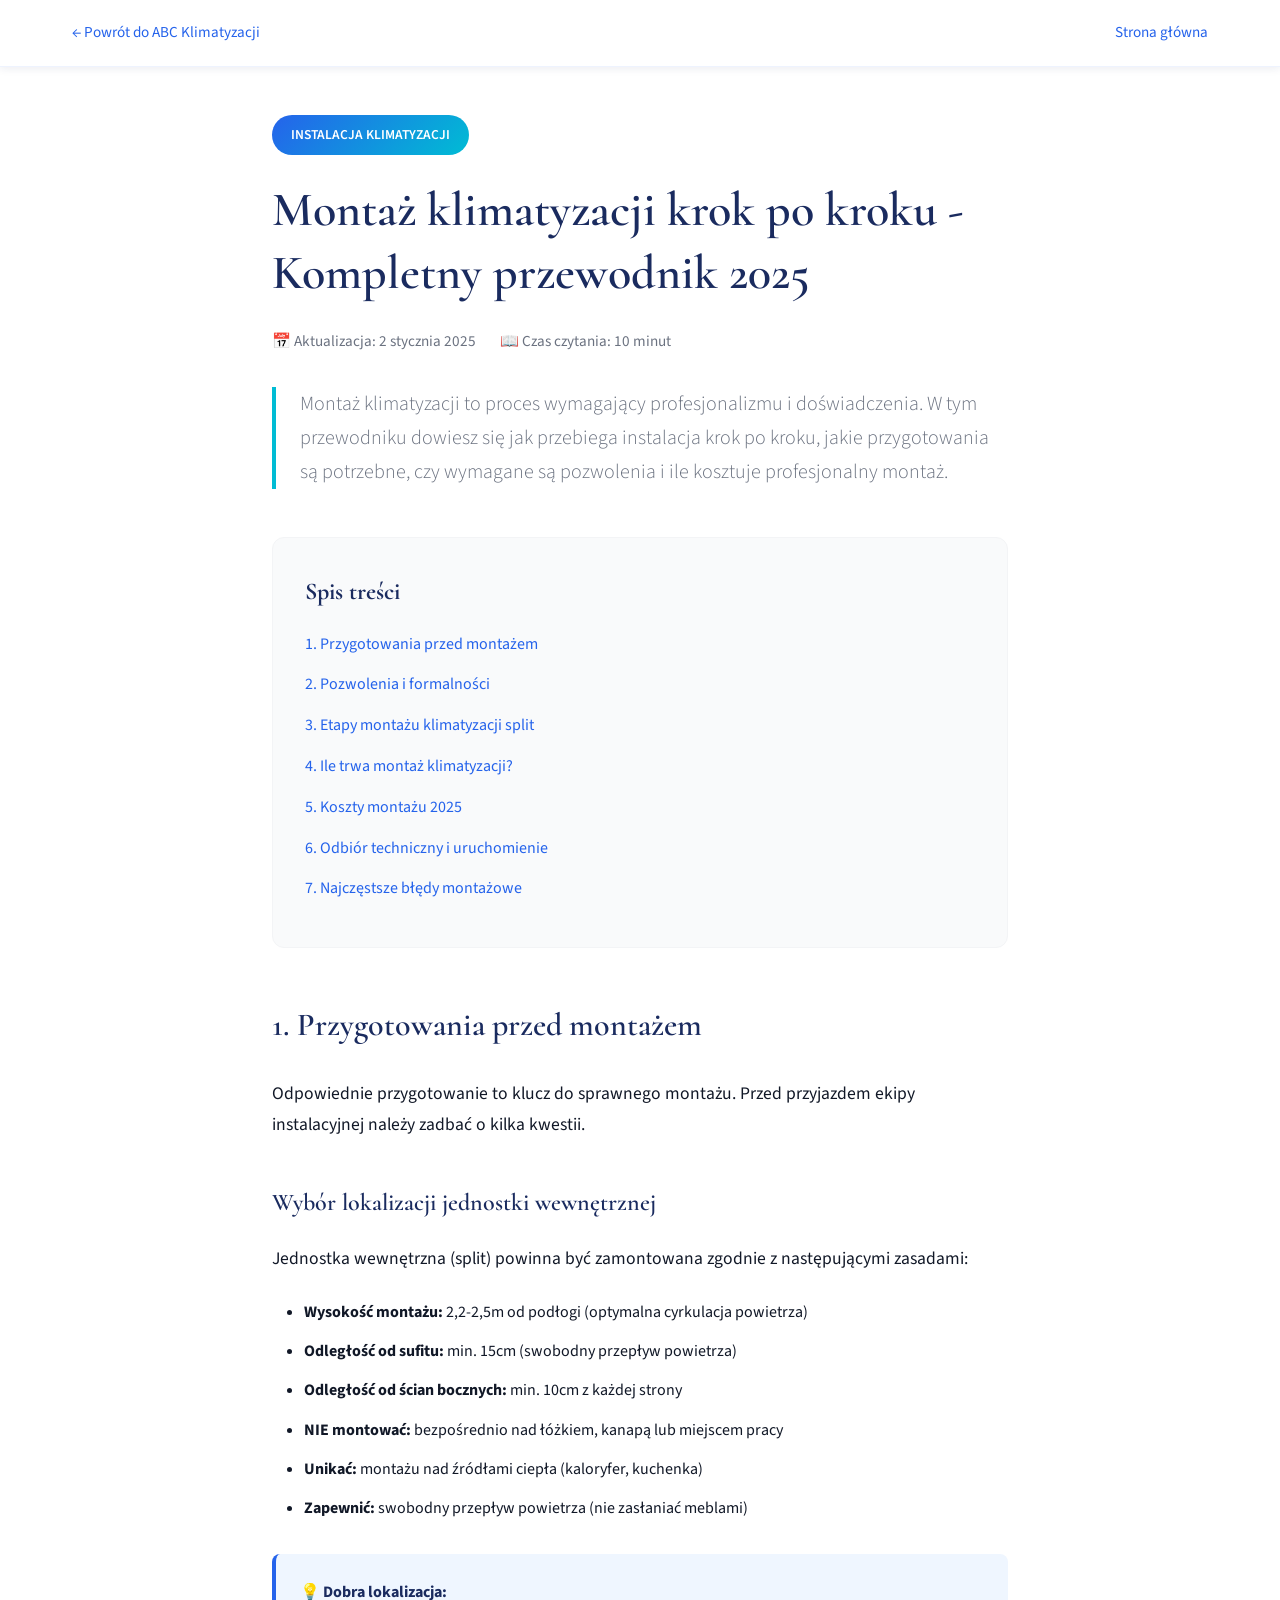
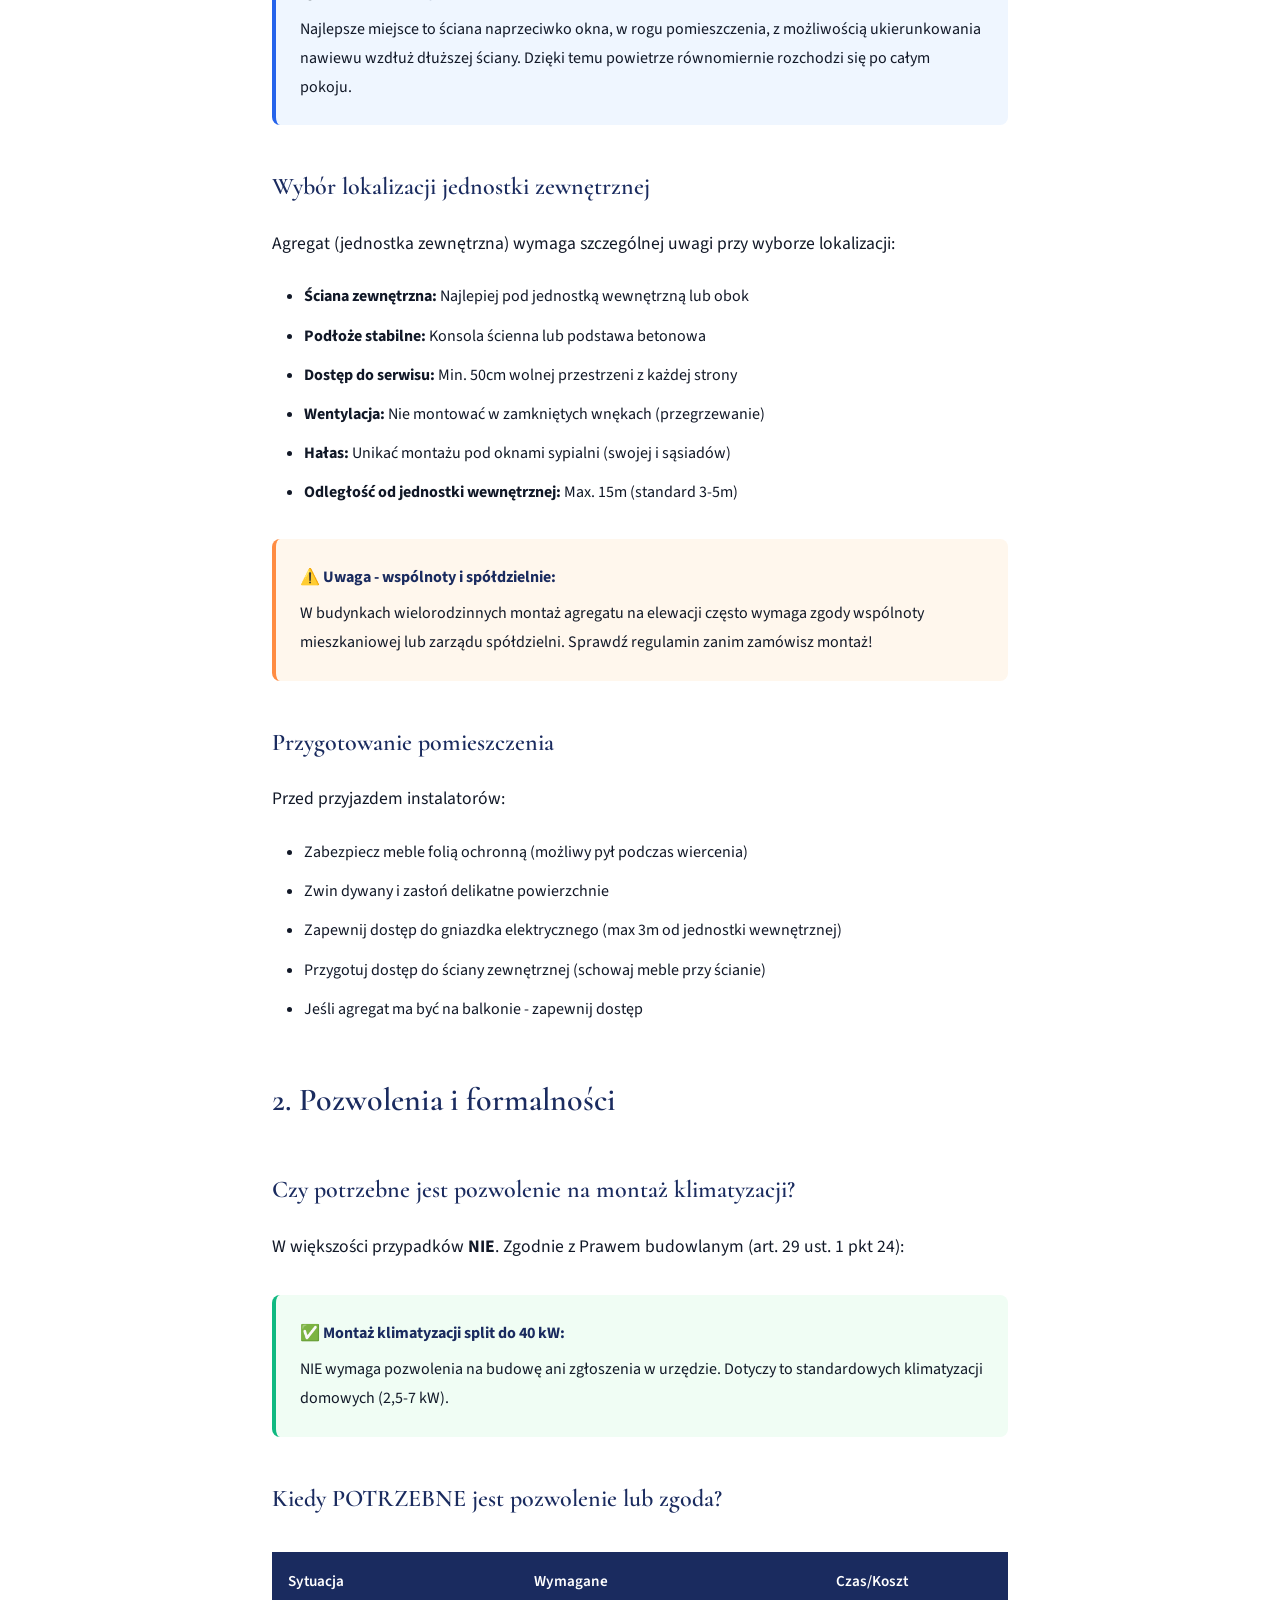
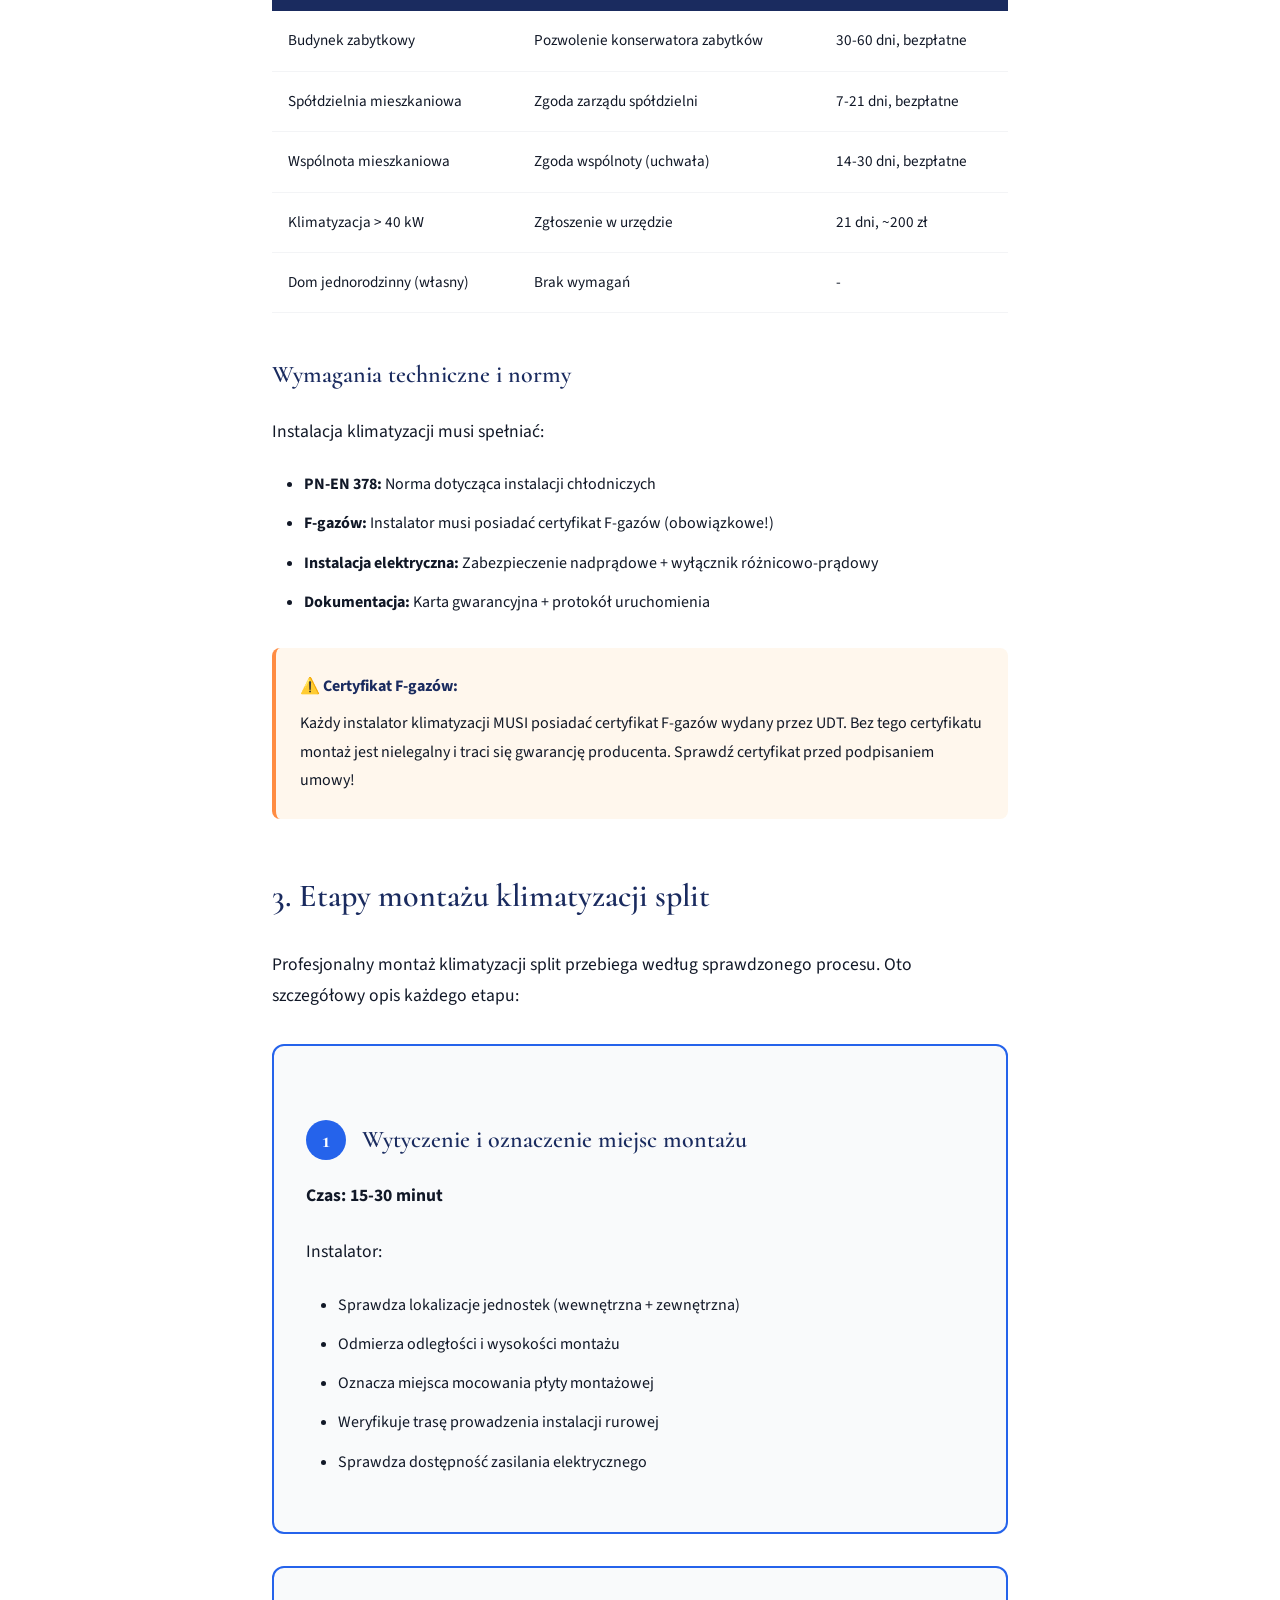
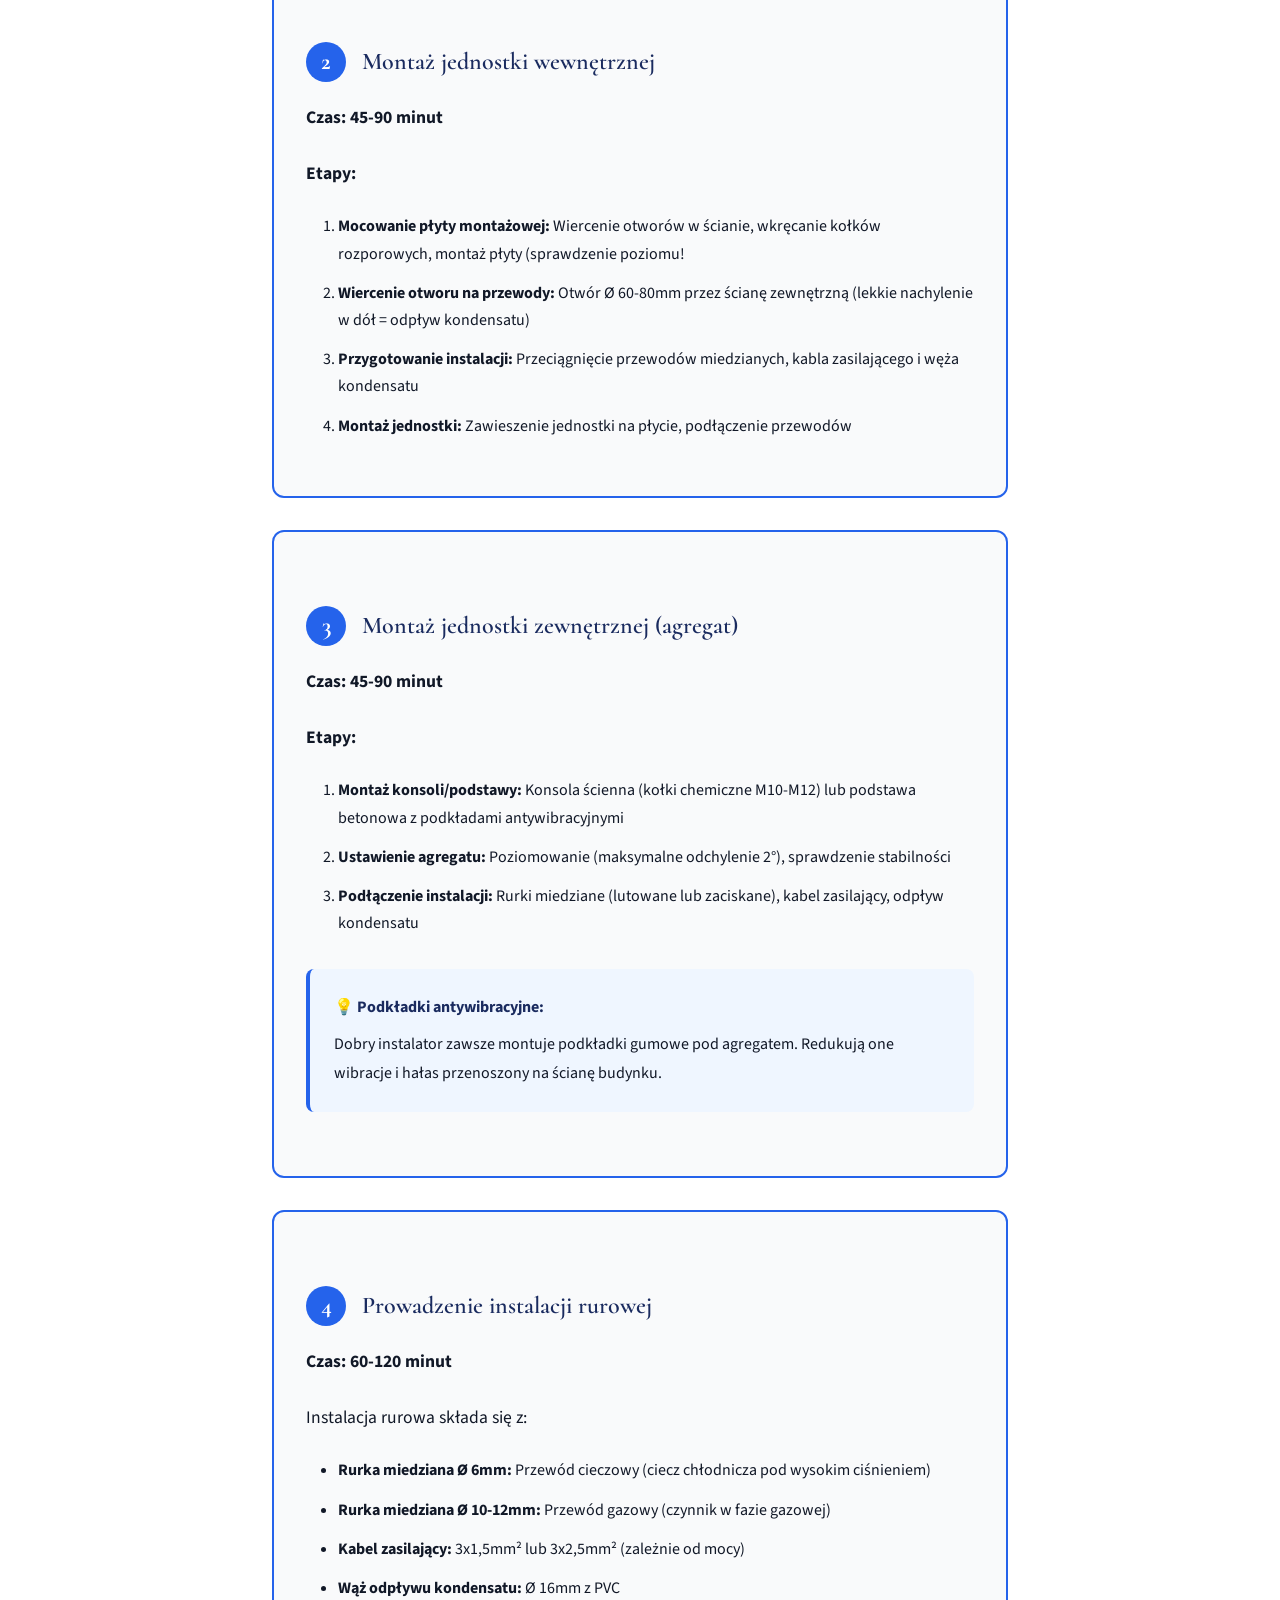
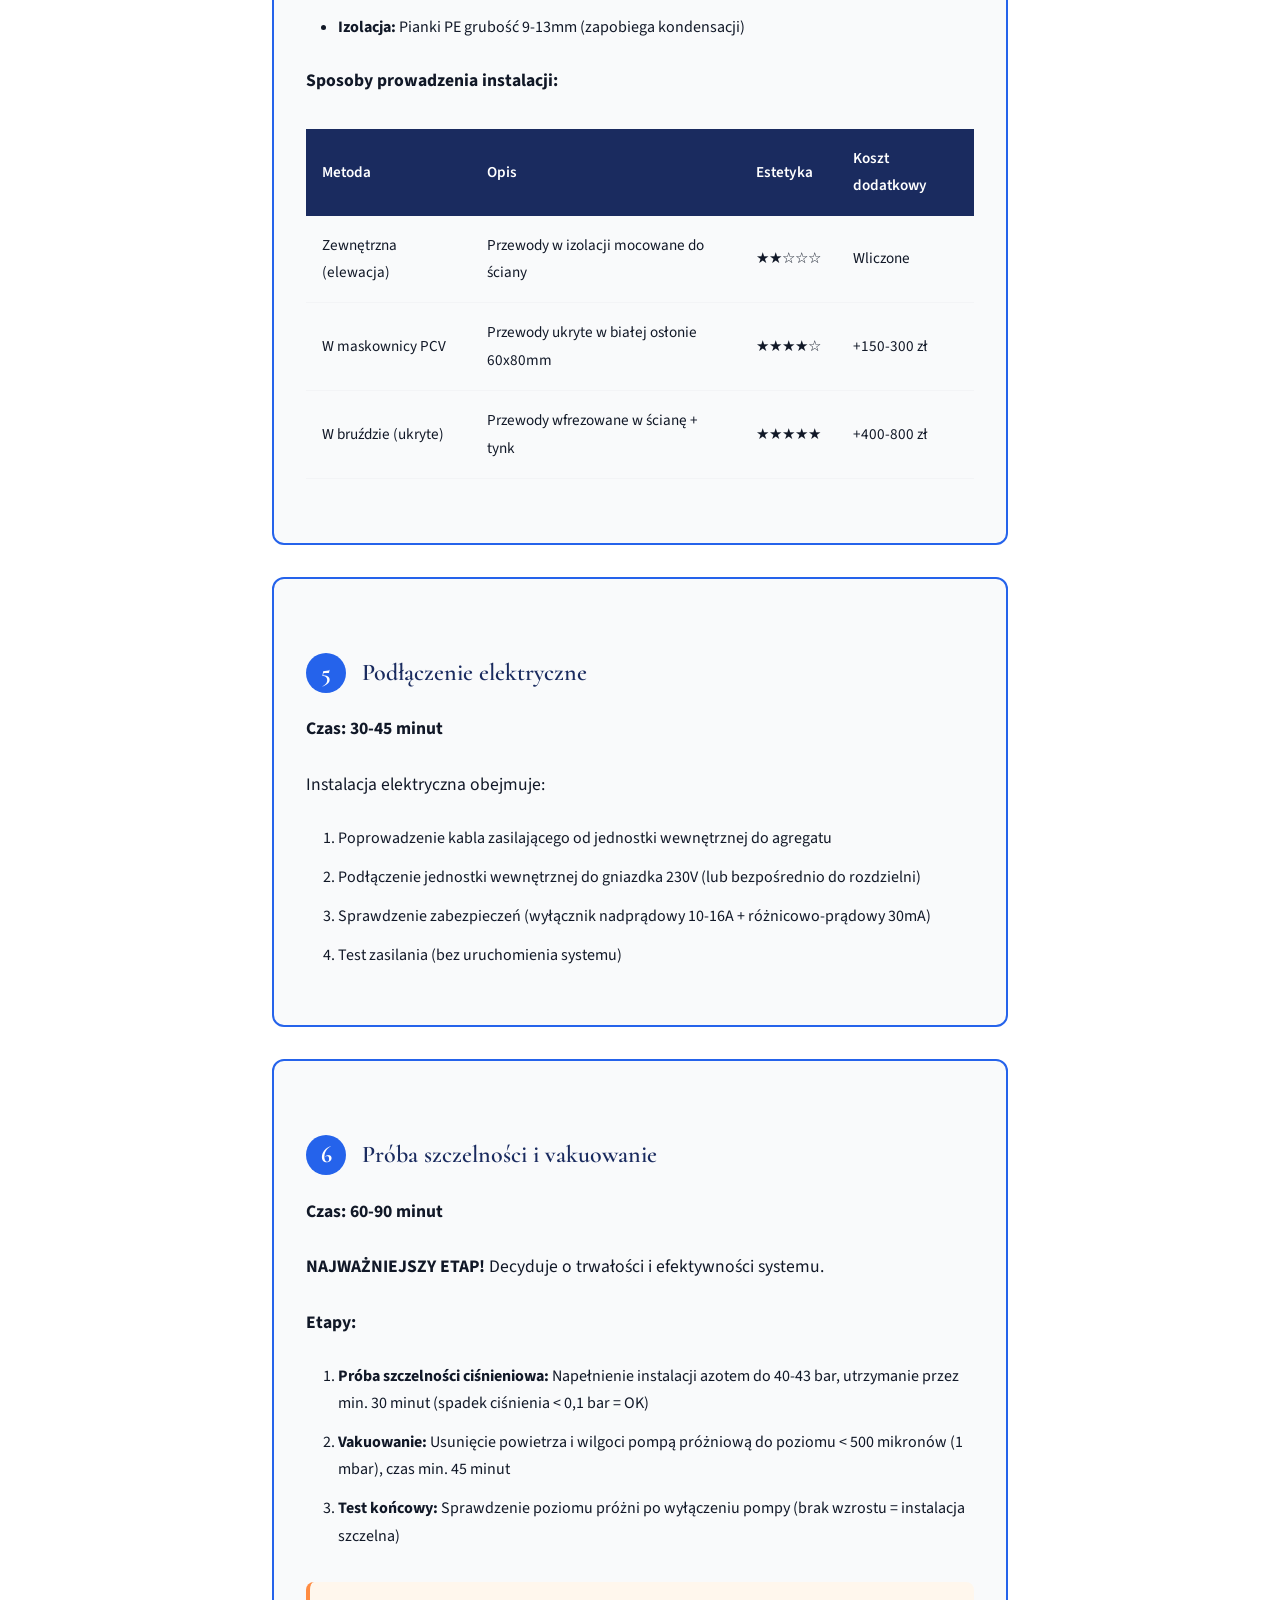
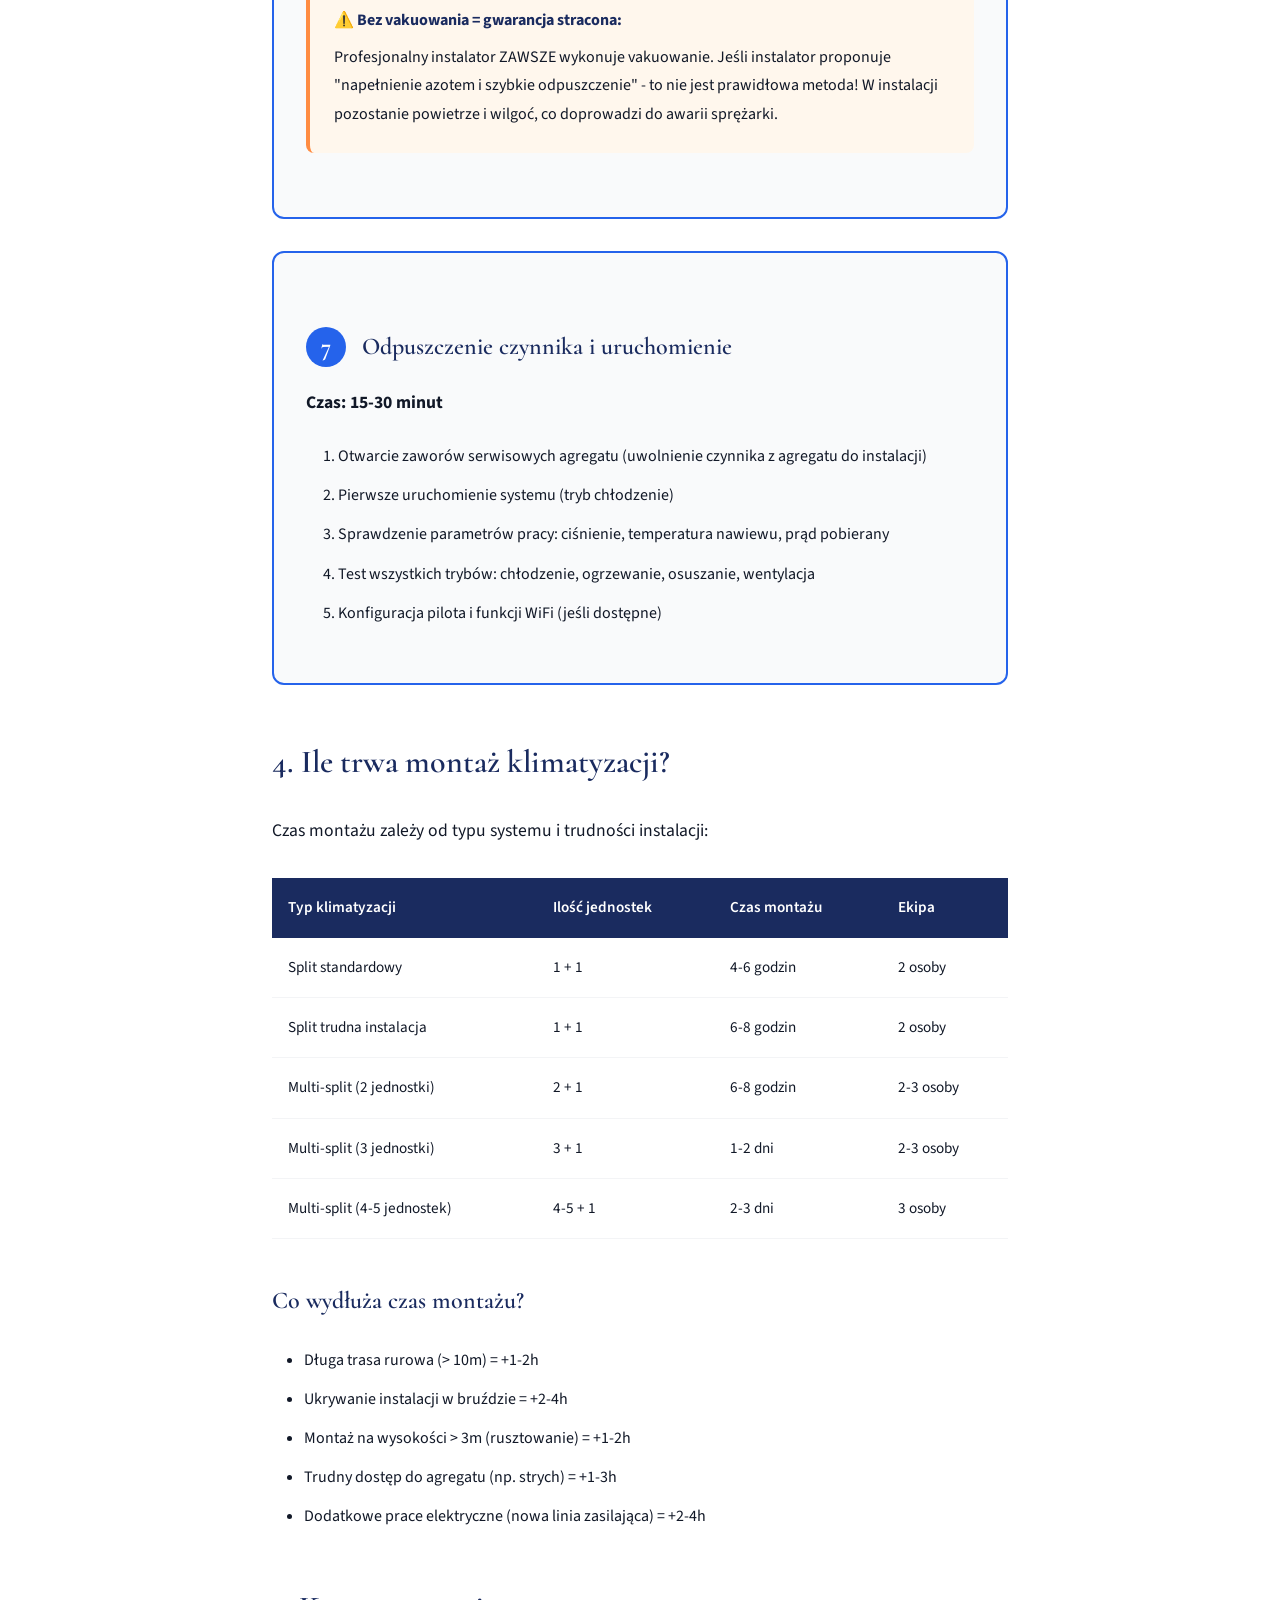
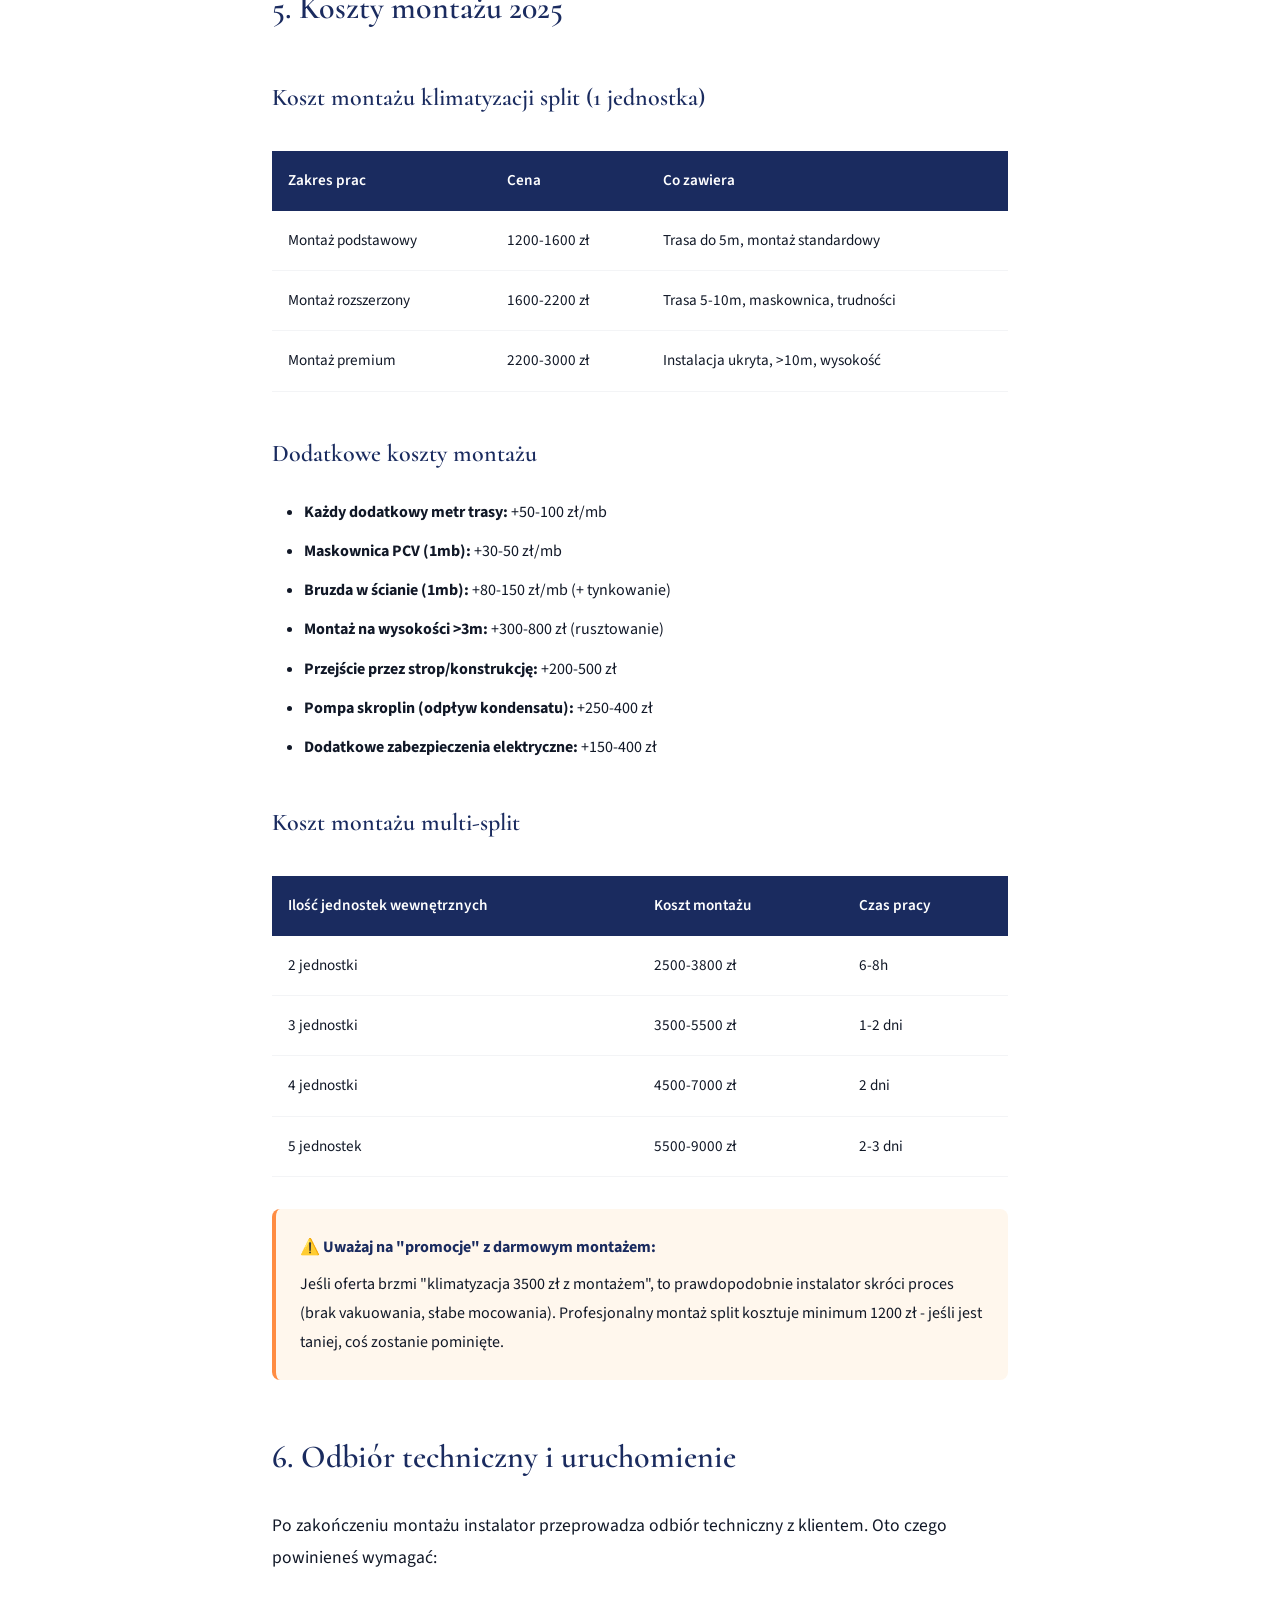
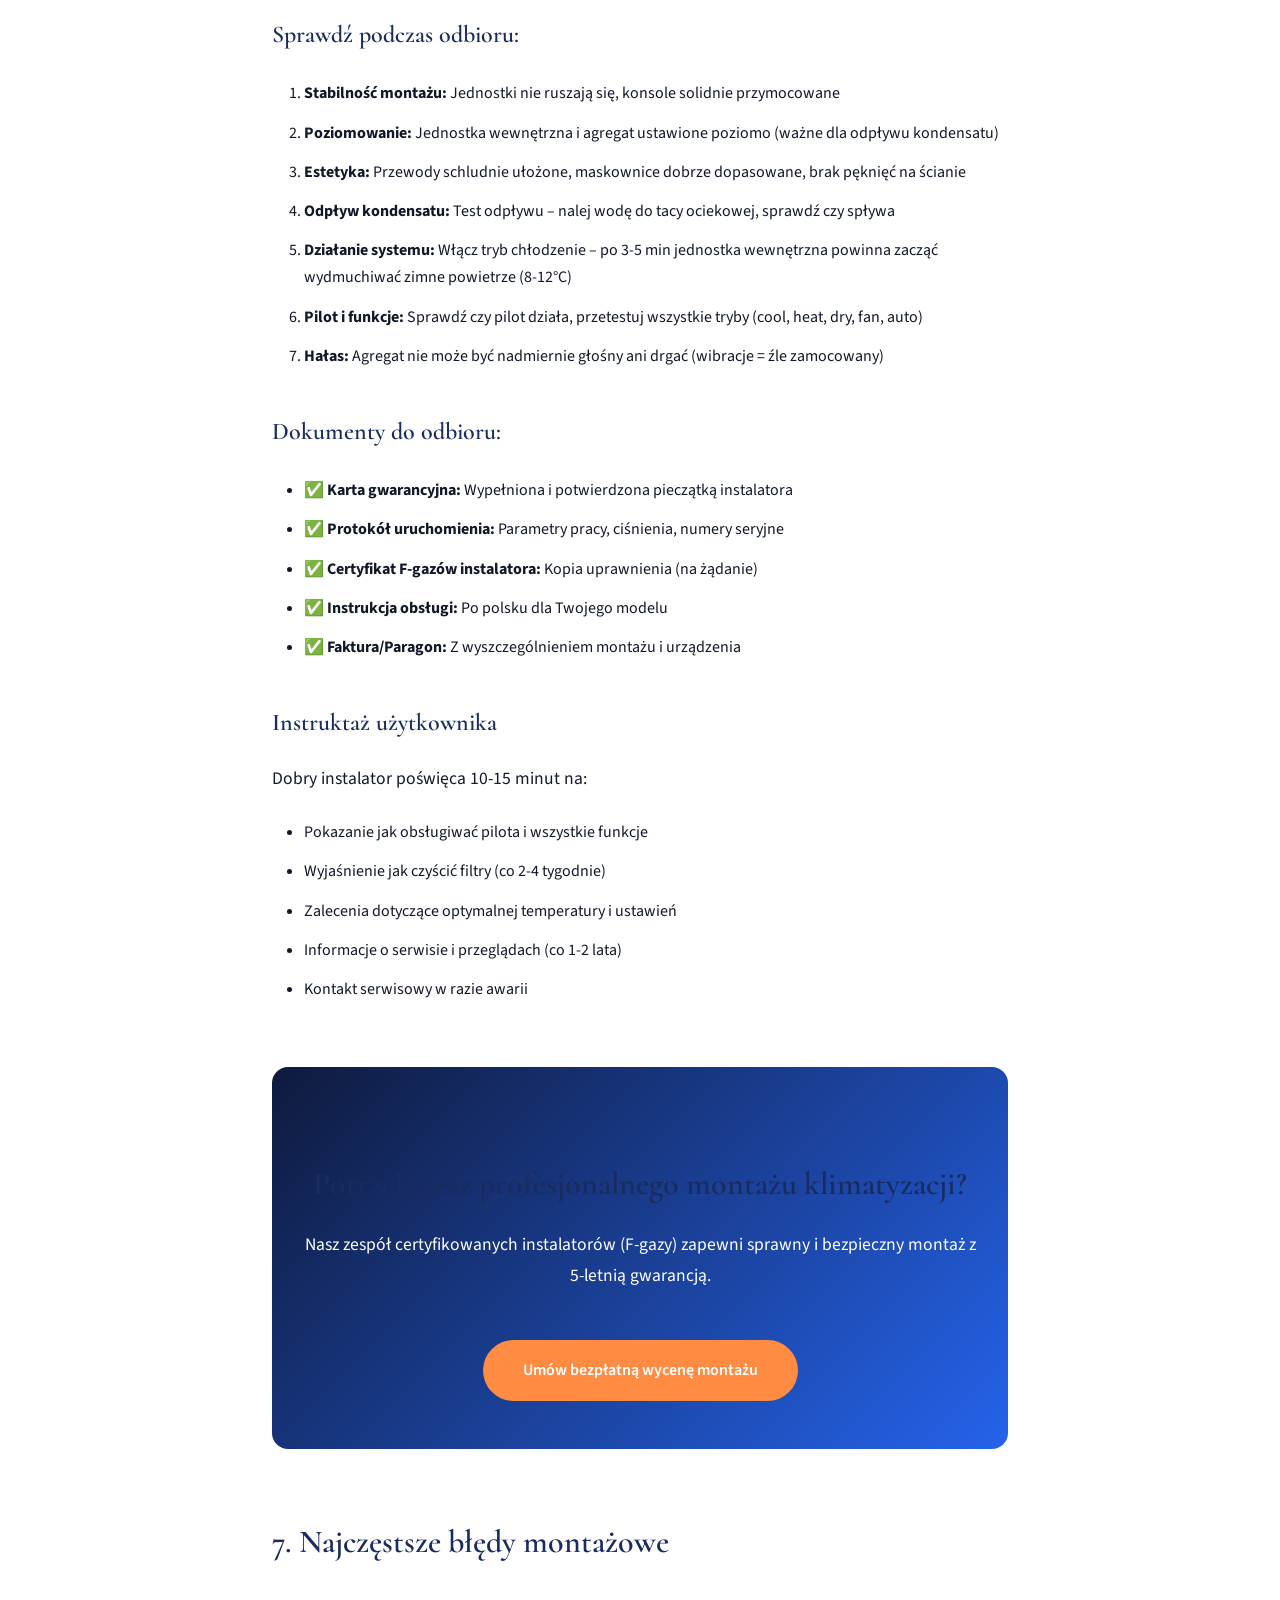
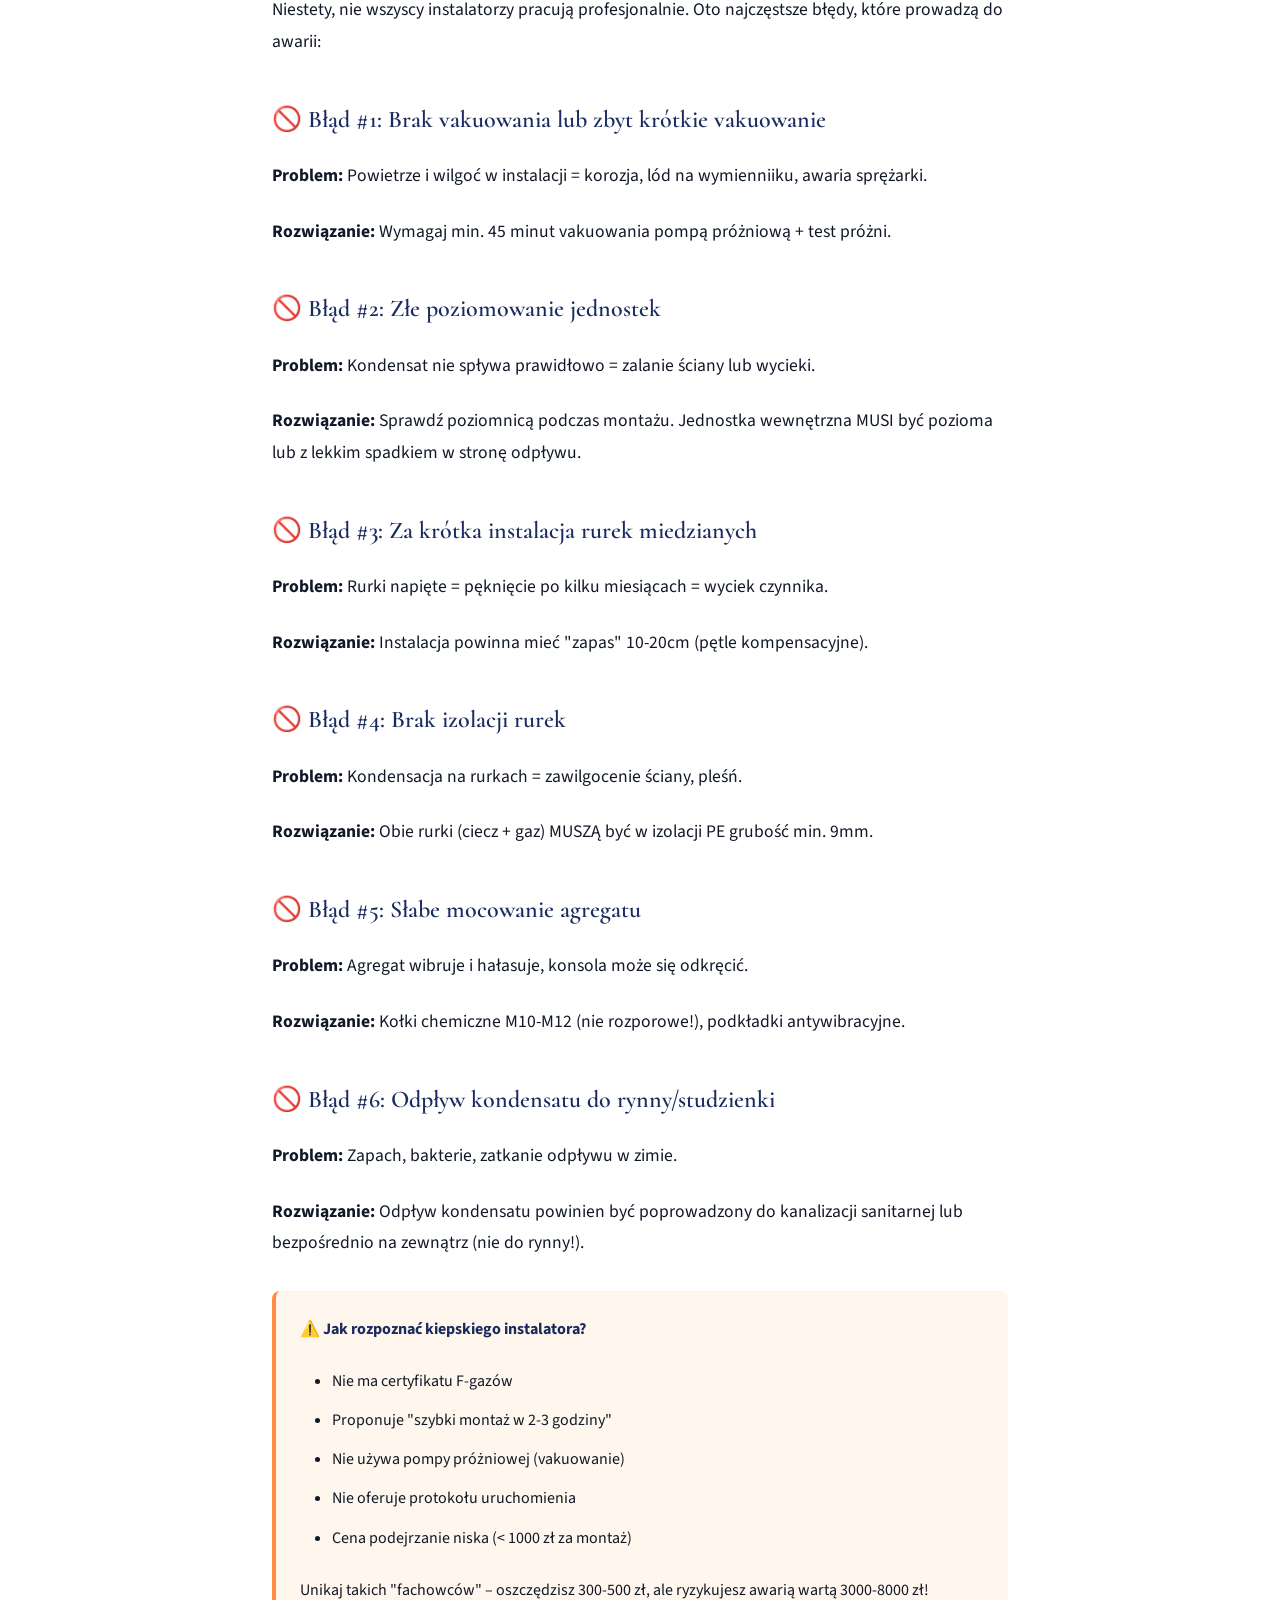
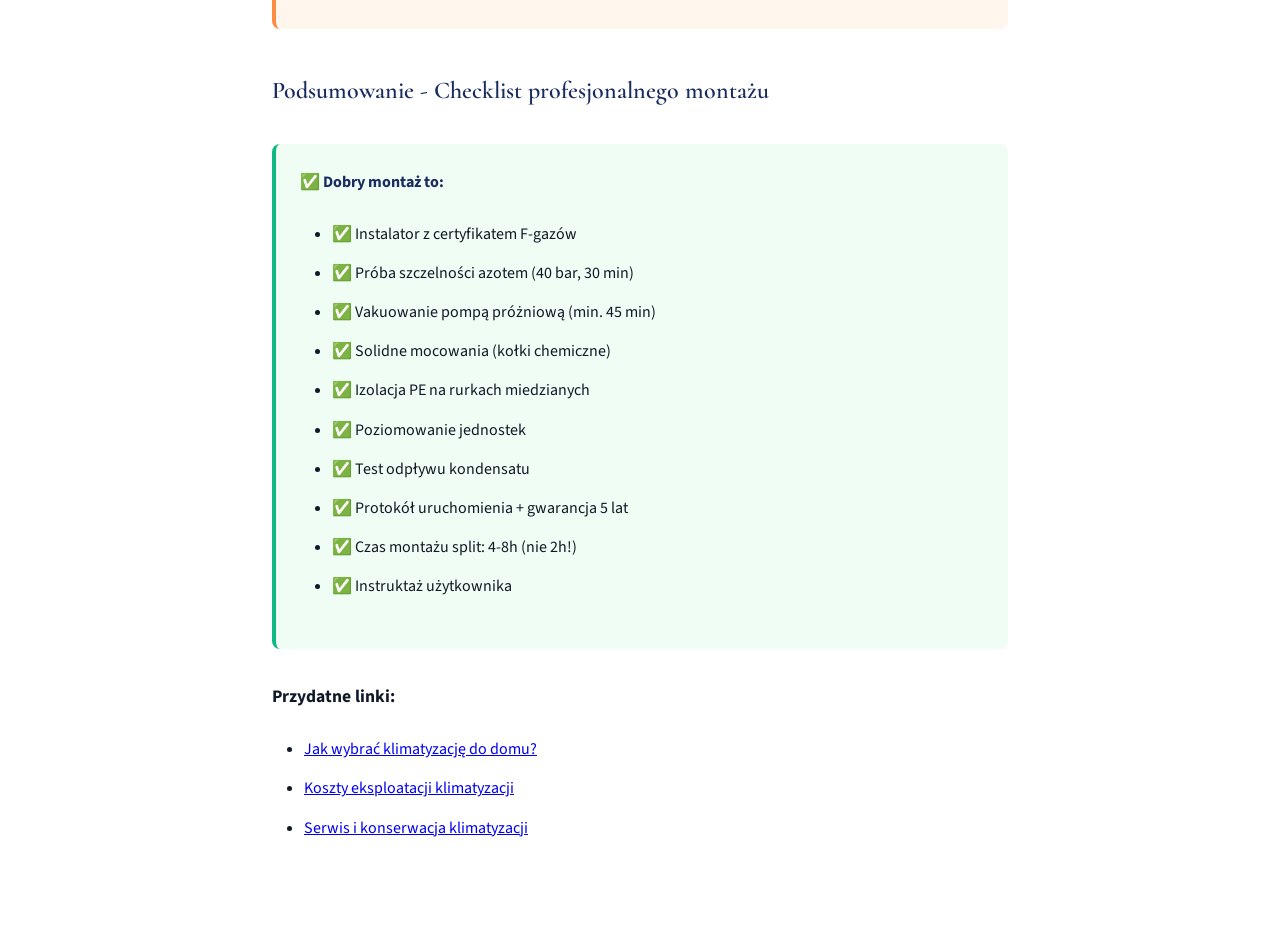
<file: artykul-2-montaz-klimatyzacji.html>
<!DOCTYPE html>
<html lang="pl">
<head>
    <meta charset="UTF-8">
    <meta name="viewport" content="width=device-width, initial-scale=1.0">
    <title>Montaż klimatyzacji krok po kroku - Kompletny przewodnik 2025 | ŚWIAT KLIMATYZACJI</title>
    <meta name="description" content="Jak przebiega montaż klimatyzacji? Etapy instalacji split, przygotowanie, pozwolenia, koszt montażu, czas pracy i odbiór techniczny. Praktyczny przewodnik 2025.">
    <meta name="keywords" content="montaż klimatyzacji, instalacja klimatyzacji, jak zamontować klimatyzację, koszt montażu, etapy montażu, pozwolenie na klimatyzację">

    <link rel="preconnect" href="https://fonts.googleapis.com">
    <link rel="preconnect" href="https://fonts.gstatic.com" crossorigin>
    <link rel="preload" as="style" href="https://fonts.googleapis.com/css2?family=Cormorant:wght@500;600&family=Source+Sans+3:wght@400;500;600;700&display=swap" onload="this.onload=null;this.rel='stylesheet'">
    <noscript><link rel="stylesheet" href="https://fonts.googleapis.com/css2?family=Cormorant:wght@500;600&family=Source+Sans+3:wght@400;500;600;700&display=swap"></noscript>

    <script type="application/ld+json">
    {
        "@context": "https://schema.org",
        "@type": "Article",
        "headline": "Montaż klimatyzacji krok po kroku - Kompletny przewodnik 2025",
        "description": "Szczegółowy przewodnik po procesie montażu klimatyzacji od przygotowań po odbiór techniczny.",
        "author": {"@type": "Organization", "name": "ŚWIAT KLIMATYZACJI"},
        "datePublished": "2025-01-02",
        "articleSection": "Instalacja"
    }
    </script>

    <script type="application/ld+json">
    {
        "@context": "https://schema.org",
        "@type": "FAQPage",
        "mainEntity": [
            {
                "@type": "Question",
                "name": "Ile trwa montaż klimatyzacji split?",
                "acceptedAnswer": {
                    "@type": "Answer",
                    "text": "Montaż standardowej klimatyzacji split trwa 4-8 godzin. W tym: 1-2h przygotowania, 2-3h montaż jednostek, 1-2h prowadzenie instalacji rurowej, 1h próba szczelności i uruchomienie. Multi-split (3 jednostki) to 1-2 dni pracy."
                }
            },
            {
                "@type": "Question",
                "name": "Czy do montażu klimatyzacji potrzebne jest pozwolenie?",
                "acceptedAnswer": {
                    "@type": "Answer",
                    "text": "W większości przypadków NIE. Montaż klimatyzacji split do 40 kW nie wymaga pozwolenia na budowę ani zgłoszenia. Wyjątek: budynki zabytkowe, spółdzielnie mieszkaniowe (zgoda zarządu) i budynki wielorodzinne (zgoda wspólnoty)."
                }
            },
            {
                "@type": "Question",
                "name": "Ile kosztuje sam montaż klimatyzacji bez urządzenia?",
                "acceptedAnswer": {
                    "@type": "Answer",
                    "text": "Koszt samego montażu wynosi 1200-2500 zł (split) do 3500-6000 zł (multi-split 3 jednostki). Cena zależy od długości trasy rurowej, wysokości montażu i trudności instalacji."
                }
            }
        ]
    }
    </script>

    <style>
        :root {
            --color-navy-dark: #0f1a3d;
            --color-navy-primary: #1a2b5f;
            --color-primary: #2563eb;
            --color-blue-bright: #00bcd4;
            --color-orange: #ff8c42;
            --color-white: #ffffff;
            --color-gray-50: #f9fafb;
            --color-gray-100: #f3f4f6;
            --color-gray-600: #6b7280;
            --color-gray-900: #111827;
            --font-serif: 'Cormorant', Georgia, serif;
            --font-sans: 'Source Sans 3', sans-serif;
        }
        * { margin: 0; padding: 0; box-sizing: border-box; }
        body { font-family: var(--font-sans); line-height: 1.8; color: var(--color-gray-900); }
        .header { position: sticky; top: 0; z-index: 1000; background: rgba(255,255,255,0.98); backdrop-filter: blur(12px); border-bottom: 1px solid rgba(37,99,235,0.08); box-shadow: 0 2px 8px rgba(26,43,95,0.08); }
        .nav-container { max-width: 1200px; margin: 0 auto; display: flex; justify-content: space-between; align-items: center; padding: 1.2rem 2rem; }
        .back-link { color: var(--color-primary); text-decoration: none; font-size: 0.95rem; }
        .back-link:hover { color: var(--color-orange); }
        .article-container { max-width: 800px; margin: 0 auto; padding: 3rem 2rem 5rem; }
        .article-category { display: inline-block; background: linear-gradient(135deg, var(--color-primary), var(--color-blue-bright)); color: white; padding: 0.5rem 1.2rem; border-radius: 50px; font-size: 0.85rem; font-weight: 600; margin-bottom: 1.5rem; }
        h1 { font-family: var(--font-serif); font-size: clamp(2rem, 5vw, 3rem); font-weight: 600; line-height: 1.3; color: var(--color-navy-primary); margin-bottom: 1.5rem; }
        .article-meta { display: flex; gap: 1.5rem; color: var(--color-gray-600); font-size: 0.95rem; margin-bottom: 2rem; }
        .lead { font-size: 1.25rem; line-height: 1.7; color: var(--color-gray-600); font-weight: 300; border-left: 4px solid var(--color-blue-bright); padding-left: 1.5rem; margin-bottom: 3rem; }
        .toc { background: var(--color-gray-50); border: 1px solid var(--color-gray-100); border-radius: 12px; padding: 2rem; margin-bottom: 3rem; }
        .toc h2 { font-family: var(--font-serif); font-size: 1.5rem; margin-bottom: 1rem; color: var(--color-navy-primary); }
        .toc ul { list-style: none; }
        .toc li { margin-bottom: 0.75rem; }
        .toc a { color: var(--color-primary); text-decoration: none; }
        .toc a:hover { color: var(--color-orange); }
        .article-content h2 { font-family: var(--font-serif); font-size: 2rem; font-weight: 600; color: var(--color-navy-primary); margin: 3rem 0 1.5rem; scroll-margin-top: 100px; }
        .article-content h3 { font-family: var(--font-serif); font-size: 1.5rem; font-weight: 600; color: var(--color-navy-primary); margin: 2.5rem 0 1.2rem; }
        .article-content p { margin-bottom: 1.5rem; font-size: 1.1rem; line-height: 1.8; }
        .article-content ul, .article-content ol { margin: 1.5rem 0; padding-left: 2rem; }
        .article-content li { margin-bottom: 0.75rem; line-height: 1.7; }
        .info-box { background: #eff6ff; border-left: 4px solid var(--color-primary); padding: 1.5rem; margin: 2rem 0; border-radius: 8px; }
        .info-box.warning { background: #fff7ed; border-left-color: var(--color-orange); }
        .info-box.success { background: #f0fdf4; border-left-color: #10b981; }
        .info-box strong { color: var(--color-navy-primary); display: block; margin-bottom: 0.5rem; }
        table { width: 100%; border-collapse: collapse; margin: 2rem 0; font-size: 0.95rem; }
        th { background: var(--color-navy-primary); color: white; padding: 1rem; text-align: left; font-weight: 600; }
        td { padding: 1rem; border-bottom: 1px solid var(--color-gray-100); }
        tr:hover { background: var(--color-gray-50); }
        .cta-box { background: linear-gradient(135deg, var(--color-navy-dark), var(--color-primary)); color: white; padding: 3rem 2rem; border-radius: 16px; text-align: center; margin: 4rem 0; }
        .cta-box h3 { font-family: var(--font-serif); font-size: 2rem; margin-bottom: 1rem; }
        .cta-btn { display: inline-block; background: var(--color-orange); color: white; padding: 1rem 2.5rem; border-radius: 50px; text-decoration: none; font-weight: 600; margin-top: 1.5rem; transition: all 0.3s; }
        .cta-btn:hover { background: #f57c00; transform: translateY(-2px); }
        .step-box { background: var(--color-gray-50); border: 2px solid var(--color-primary); border-radius: 12px; padding: 2rem; margin: 2rem 0; }
        .step-number { display: inline-block; width: 40px; height: 40px; background: var(--color-primary); color: white; border-radius: 50%; text-align: center; line-height: 40px; font-weight: 700; margin-right: 1rem; }
        @media (max-width: 768px) {
            .article-container { padding: 2rem 1.5rem; }
            table { font-size: 0.85rem; }
            th, td { padding: 0.75rem 0.5rem; }
        }
    </style>
</head>
<body>
    <header class="header">
        <nav class="nav-container">
            <a href="abc-klimatyzacji.html" class="back-link">← Powrót do ABC Klimatyzacji</a>
            <a href="index.html" class="back-link">Strona główna</a>
        </nav>
    </header>

    <article class="article-container">
        <div class="article-header">
            <span class="article-category">INSTALACJA KLIMATYZACJI</span>
            <h1>Montaż klimatyzacji krok po kroku - Kompletny przewodnik 2025</h1>
            <div class="article-meta">
                <span>📅 Aktualizacja: 2 stycznia 2025</span>
                <span>📖 Czas czytania: 10 minut</span>
            </div>
            <p class="lead">
                Montaż klimatyzacji to proces wymagający profesjonalizmu i doświadczenia. W tym przewodniku dowiesz się jak przebiega instalacja krok po kroku, jakie przygotowania są potrzebne, czy wymagane są pozwolenia i ile kosztuje profesjonalny montaż.
            </p>
        </div>

        <nav class="toc">
            <h2>Spis treści</h2>
            <ul>
                <li><a href="#przygotowania">1. Przygotowania przed montażem</a></li>
                <li><a href="#pozwolenia">2. Pozwolenia i formalności</a></li>
                <li><a href="#etapy">3. Etapy montażu klimatyzacji split</a></li>
                <li><a href="#czas">4. Ile trwa montaż klimatyzacji?</a></li>
                <li><a href="#koszty">5. Koszty montażu 2025</a></li>
                <li><a href="#odbiór">6. Odbiór techniczny i uruchomienie</a></li>
                <li><a href="#błędy">7. Najczęstsze błędy montażowe</a></li>
            </ul>
        </nav>

        <div class="article-content">
            <h2 id="przygotowania">1. Przygotowania przed montażem</h2>

            <p>Odpowiednie przygotowanie to klucz do sprawnego montażu. Przed przyjazdem ekipy instalacyjnej należy zadbać o kilka kwestii.</p>

            <h3>Wybór lokalizacji jednostki wewnętrznej</h3>
            <p>Jednostka wewnętrzna (split) powinna być zamontowana zgodnie z następującymi zasadami:</p>

            <ul>
                <li><strong>Wysokość montażu:</strong> 2,2-2,5m od podłogi (optymalna cyrkulacja powietrza)</li>
                <li><strong>Odległość od sufitu:</strong> min. 15cm (swobodny przepływ powietrza)</li>
                <li><strong>Odległość od ścian bocznych:</strong> min. 10cm z każdej strony</li>
                <li><strong>NIE montować:</strong> bezpośrednio nad łóżkiem, kanapą lub miejscem pracy</li>
                <li><strong>Unikać:</strong> montażu nad źródłami ciepła (kaloryfer, kuchenka)</li>
                <li><strong>Zapewnić:</strong> swobodny przepływ powietrza (nie zasłaniać meblami)</li>
            </ul>

            <div class="info-box">
                <strong>💡 Dobra lokalizacja:</strong>
                Najlepsze miejsce to ściana naprzeciwko okna, w rogu pomieszczenia, z możliwością ukierunkowania nawiewu wzdłuż dłuższej ściany. Dzięki temu powietrze równomiernie rozchodzi się po całym pokoju.
            </div>

            <h3>Wybór lokalizacji jednostki zewnętrznej</h3>
            <p>Agregat (jednostka zewnętrzna) wymaga szczególnej uwagi przy wyborze lokalizacji:</p>

            <ul>
                <li><strong>Ściana zewnętrzna:</strong> Najlepiej pod jednostką wewnętrzną lub obok</li>
                <li><strong>Podłoże stabilne:</strong> Konsola ścienna lub podstawa betonowa</li>
                <li><strong>Dostęp do serwisu:</strong> Min. 50cm wolnej przestrzeni z każdej strony</li>
                <li><strong>Wentylacja:</strong> Nie montować w zamkniętych wnękach (przegrzewanie)</li>
                <li><strong>Hałas:</strong> Unikać montażu pod oknami sypialni (swojej i sąsiadów)</li>
                <li><strong>Odległość od jednostki wewnętrznej:</strong> Max. 15m (standard 3-5m)</li>
            </ul>

            <div class="info-box warning">
                <strong>⚠️ Uwaga - wspólnoty i spółdzielnie:</strong>
                W budynkach wielorodzinnych montaż agregatu na elewacji często wymaga zgody wspólnoty mieszkaniowej lub zarządu spółdzielni. Sprawdź regulamin zanim zamówisz montaż!
            </div>

            <h3>Przygotowanie pomieszczenia</h3>
            <p>Przed przyjazdem instalatorów:</p>
            <ul>
                <li>Zabezpiecz meble folią ochronną (możliwy pył podczas wiercenia)</li>
                <li>Zwin dywany i zasłoń delikatne powierzchnie</li>
                <li>Zapewnij dostęp do gniazdka elektrycznego (max 3m od jednostki wewnętrznej)</li>
                <li>Przygotuj dostęp do ściany zewnętrznej (schowaj meble przy ścianie)</li>
                <li>Jeśli agregat ma być na balkonie - zapewnij dostęp</li>
            </ul>

            <h2 id="pozwolenia">2. Pozwolenia i formalności</h2>

            <h3>Czy potrzebne jest pozwolenie na montaż klimatyzacji?</h3>
            <p>W większości przypadków <strong>NIE</strong>. Zgodnie z Prawem budowlanym (art. 29 ust. 1 pkt 24):</p>

            <div class="info-box success">
                <strong>✅ Montaż klimatyzacji split do 40 kW:</strong>
                NIE wymaga pozwolenia na budowę ani zgłoszenia w urzędzie. Dotyczy to standardowych klimatyzacji domowych (2,5-7 kW).
            </div>

            <h3>Kiedy POTRZEBNE jest pozwolenie lub zgoda?</h3>
            <table>
                <thead>
                    <tr>
                        <th>Sytuacja</th>
                        <th>Wymagane</th>
                        <th>Czas/Koszt</th>
                    </tr>
                </thead>
                <tbody>
                    <tr>
                        <td>Budynek zabytkowy</td>
                        <td>Pozwolenie konserwatora zabytków</td>
                        <td>30-60 dni, bezpłatne</td>
                    </tr>
                    <tr>
                        <td>Spółdzielnia mieszkaniowa</td>
                        <td>Zgoda zarządu spółdzielni</td>
                        <td>7-21 dni, bezpłatne</td>
                    </tr>
                    <tr>
                        <td>Wspólnota mieszkaniowa</td>
                        <td>Zgoda wspólnoty (uchwała)</td>
                        <td>14-30 dni, bezpłatne</td>
                    </tr>
                    <tr>
                        <td>Klimatyzacja &gt; 40 kW</td>
                        <td>Zgłoszenie w urzędzie</td>
                        <td>21 dni, ~200 zł</td>
                    </tr>
                    <tr>
                        <td>Dom jednorodzinny (własny)</td>
                        <td>Brak wymagań</td>
                        <td>-</td>
                    </tr>
                </tbody>
            </table>

            <h3>Wymagania techniczne i normy</h3>
            <p>Instalacja klimatyzacji musi spełniać:</p>
            <ul>
                <li><strong>PN-EN 378:</strong> Norma dotycząca instalacji chłodniczych</li>
                <li><strong>F-gazów:</strong> Instalator musi posiadać certyfikat F-gazów (obowiązkowe!)</li>
                <li><strong>Instalacja elektryczna:</strong> Zabezpieczenie nadprądowe + wyłącznik różnicowo-prądowy</li>
                <li><strong>Dokumentacja:</strong> Karta gwarancyjna + protokół uruchomienia</li>
            </ul>

            <div class="info-box warning">
                <strong>⚠️ Certyfikat F-gazów:</strong>
                Każdy instalator klimatyzacji MUSI posiadać certyfikat F-gazów wydany przez UDT. Bez tego certyfikatu montaż jest nielegalny i traci się gwarancję producenta. Sprawdź certyfikat przed podpisaniem umowy!
            </div>

            <h2 id="etapy">3. Etapy montażu klimatyzacji split</h2>

            <p>Profesjonalny montaż klimatyzacji split przebiega według sprawdzonego procesu. Oto szczegółowy opis każdego etapu:</p>

            <div class="step-box">
                <h3><span class="step-number">1</span>Wytyczenie i oznaczenie miejsc montażu</h3>
                <p><strong>Czas: 15-30 minut</strong></p>
                <p>Instalator:</p>
                <ul>
                    <li>Sprawdza lokalizacje jednostek (wewnętrzna + zewnętrzna)</li>
                    <li>Odmierza odległości i wysokości montażu</li>
                    <li>Oznacza miejsca mocowania płyty montażowej</li>
                    <li>Weryfikuje trasę prowadzenia instalacji rurowej</li>
                    <li>Sprawdza dostępność zasilania elektrycznego</li>
                </ul>
            </div>

            <div class="step-box">
                <h3><span class="step-number">2</span>Montaż jednostki wewnętrznej</h3>
                <p><strong>Czas: 45-90 minut</strong></p>
                <p><strong>Etapy:</strong></p>
                <ol>
                    <li><strong>Mocowanie płyty montażowej:</strong> Wiercenie otworów w ścianie, wkręcanie kołków rozporowych, montaż płyty (sprawdzenie poziomu!</li>
                    <li><strong>Wiercenie otworu na przewody:</strong> Otwór Ø 60-80mm przez ścianę zewnętrzną (lekkie nachylenie w dół = odpływ kondensatu)</li>
                    <li><strong>Przygotowanie instalacji:</strong> Przeciągnięcie przewodów miedzianych, kabla zasilającego i węża kondensatu</li>
                    <li><strong>Montaż jednostki:</strong> Zawieszenie jednostki na płycie, podłączenie przewodów</li>
                </ol>
            </div>

            <div class="step-box">
                <h3><span class="step-number">3</span>Montaż jednostki zewnętrznej (agregat)</h3>
                <p><strong>Czas: 45-90 minut</strong></p>
                <p><strong>Etapy:</strong></p>
                <ol>
                    <li><strong>Montaż konsoli/podstawy:</strong> Konsola ścienna (kołki chemiczne M10-M12) lub podstawa betonowa z podkładami antywibracyjnymi</li>
                    <li><strong>Ustawienie agregatu:</strong> Poziomowanie (maksymalne odchylenie 2°), sprawdzenie stabilności</li>
                    <li><strong>Podłączenie instalacji:</strong> Rurki miedziane (lutowane lub zaciskane), kabel zasilający, odpływ kondensatu</li>
                </ol>

                <div class="info-box">
                    <strong>💡 Podkładki antywibracyjne:</strong>
                    Dobry instalator zawsze montuje podkładki gumowe pod agregatem. Redukują one wibracje i hałas przenoszony na ścianę budynku.
                </div>
            </div>

            <div class="step-box">
                <h3><span class="step-number">4</span>Prowadzenie instalacji rurowej</h3>
                <p><strong>Czas: 60-120 minut</strong></p>
                <p>Instalacja rurowa składa się z:</p>
                <ul>
                    <li><strong>Rurka miedziana Ø 6mm:</strong> Przewód cieczowy (ciecz chłodnicza pod wysokim ciśnieniem)</li>
                    <li><strong>Rurka miedziana Ø 10-12mm:</strong> Przewód gazowy (czynnik w fazie gazowej)</li>
                    <li><strong>Kabel zasilający:</strong> 3x1,5mm² lub 3x2,5mm² (zależnie od mocy)</li>
                    <li><strong>Wąż odpływu kondensatu:</strong> Ø 16mm z PVC</li>
                    <li><strong>Izolacja:</strong> Pianki PE grubość 9-13mm (zapobiega kondensacji)</li>
                </ul>

                <p><strong>Sposoby prowadzenia instalacji:</strong></p>
                <table>
                    <thead>
                        <tr>
                            <th>Metoda</th>
                            <th>Opis</th>
                            <th>Estetyka</th>
                            <th>Koszt dodatkowy</th>
                        </tr>
                    </thead>
                    <tbody>
                        <tr>
                            <td>Zewnętrzna (elewacja)</td>
                            <td>Przewody w izolacji mocowane do ściany</td>
                            <td>★★☆☆☆</td>
                            <td>Wliczone</td>
                        </tr>
                        <tr>
                            <td>W maskownicy PCV</td>
                            <td>Przewody ukryte w białej osłonie 60x80mm</td>
                            <td>★★★★☆</td>
                            <td>+150-300 zł</td>
                        </tr>
                        <tr>
                            <td>W bruździe (ukryte)</td>
                            <td>Przewody wfrezowane w ścianę + tynk</td>
                            <td>★★★★★</td>
                            <td>+400-800 zł</td>
                        </tr>
                    </tbody>
                </table>
            </div>

            <div class="step-box">
                <h3><span class="step-number">5</span>Podłączenie elektryczne</h3>
                <p><strong>Czas: 30-45 minut</strong></p>
                <p>Instalacja elektryczna obejmuje:</p>
                <ol>
                    <li>Poprowadzenie kabla zasilającego od jednostki wewnętrznej do agregatu</li>
                    <li>Podłączenie jednostki wewnętrznej do gniazdka 230V (lub bezpośrednio do rozdzielni)</li>
                    <li>Sprawdzenie zabezpieczeń (wyłącznik nadprądowy 10-16A + różnicowo-prądowy 30mA)</li>
                    <li>Test zasilania (bez uruchomienia systemu)</li>
                </ol>
            </div>

            <div class="step-box">
                <h3><span class="step-number">6</span>Próba szczelności i vakuowanie</h3>
                <p><strong>Czas: 60-90 minut</strong></p>
                <p><strong>NAJWAŻNIEJSZY ETAP!</strong> Decyduje o trwałości i efektywności systemu.</p>

                <p><strong>Etapy:</strong></p>
                <ol>
                    <li><strong>Próba szczelności ciśnieniowa:</strong> Napełnienie instalacji azotem do 40-43 bar, utrzymanie przez min. 30 minut (spadek ciśnienia &lt; 0,1 bar = OK)</li>
                    <li><strong>Vakuowanie:</strong> Usunięcie powietrza i wilgoci pompą próżniową do poziomu &lt; 500 mikronów (1 mbar), czas min. 45 minut</li>
                    <li><strong>Test końcowy:</strong> Sprawdzenie poziomu próżni po wyłączeniu pompy (brak wzrostu = instalacja szczelna)</li>
                </ol>

                <div class="info-box warning">
                    <strong>⚠️ Bez vakuowania = gwarancja stracona:</strong>
                    Profesjonalny instalator ZAWSZE wykonuje vakuowanie. Jeśli instalator proponuje "napełnienie azotem i szybkie odpuszczenie" - to nie jest prawidłowa metoda! W instalacji pozostanie powietrze i wilgoć, co doprowadzi do awarii sprężarki.
                </div>
            </div>

            <div class="step-box">
                <h3><span class="step-number">7</span>Odpuszczenie czynnika i uruchomienie</h3>
                <p><strong>Czas: 15-30 minut</strong></p>
                <ol>
                    <li>Otwarcie zaworów serwisowych agregatu (uwolnienie czynnika z agregatu do instalacji)</li>
                    <li>Pierwsze uruchomienie systemu (tryb chłodzenie)</li>
                    <li>Sprawdzenie parametrów pracy: ciśnienie, temperatura nawiewu, prąd pobierany</li>
                    <li>Test wszystkich trybów: chłodzenie, ogrzewanie, osuszanie, wentylacja</li>
                    <li>Konfiguracja pilota i funkcji WiFi (jeśli dostępne)</li>
                </ol>
            </div>

            <h2 id="czas">4. Ile trwa montaż klimatyzacji?</h2>

            <p>Czas montażu zależy od typu systemu i trudności instalacji:</p>

            <table>
                <thead>
                    <tr>
                        <th>Typ klimatyzacji</th>
                        <th>Ilość jednostek</th>
                        <th>Czas montażu</th>
                        <th>Ekipa</th>
                    </tr>
                </thead>
                <tbody>
                    <tr>
                        <td>Split standardowy</td>
                        <td>1 + 1</td>
                        <td>4-6 godzin</td>
                        <td>2 osoby</td>
                    </tr>
                    <tr>
                        <td>Split trudna instalacja</td>
                        <td>1 + 1</td>
                        <td>6-8 godzin</td>
                        <td>2 osoby</td>
                    </tr>
                    <tr>
                        <td>Multi-split (2 jednostki)</td>
                        <td>2 + 1</td>
                        <td>6-8 godzin</td>
                        <td>2-3 osoby</td>
                    </tr>
                    <tr>
                        <td>Multi-split (3 jednostki)</td>
                        <td>3 + 1</td>
                        <td>1-2 dni</td>
                        <td>2-3 osoby</td>
                    </tr>
                    <tr>
                        <td>Multi-split (4-5 jednostek)</td>
                        <td>4-5 + 1</td>
                        <td>2-3 dni</td>
                        <td>3 osoby</td>
                    </tr>
                </tbody>
            </table>

            <h3>Co wydłuża czas montażu?</h3>
            <ul>
                <li>Długa trasa rurowa (&gt; 10m) = +1-2h</li>
                <li>Ukrywanie instalacji w bruździe = +2-4h</li>
                <li>Montaż na wysokości &gt; 3m (rusztowanie) = +1-2h</li>
                <li>Trudny dostęp do agregatu (np. strych) = +1-3h</li>
                <li>Dodatkowe prace elektryczne (nowa linia zasilająca) = +2-4h</li>
            </ul>

            <h2 id="koszty">5. Koszty montażu 2025</h2>

            <h3>Koszt montażu klimatyzacji split (1 jednostka)</h3>
            <table>
                <thead>
                    <tr>
                        <th>Zakres prac</th>
                        <th>Cena</th>
                        <th>Co zawiera</th>
                    </tr>
                </thead>
                <tbody>
                    <tr>
                        <td>Montaż podstawowy</td>
                        <td>1200-1600 zł</td>
                        <td>Trasa do 5m, montaż standardowy</td>
                    </tr>
                    <tr>
                        <td>Montaż rozszerzony</td>
                        <td>1600-2200 zł</td>
                        <td>Trasa 5-10m, maskownica, trudności</td>
                    </tr>
                    <tr>
                        <td>Montaż premium</td>
                        <td>2200-3000 zł</td>
                        <td>Instalacja ukryta, &gt;10m, wysokość</td>
                    </tr>
                </tbody>
            </table>

            <h3>Dodatkowe koszty montażu</h3>
            <ul>
                <li><strong>Każdy dodatkowy metr trasy:</strong> +50-100 zł/mb</li>
                <li><strong>Maskownica PCV (1mb):</strong> +30-50 zł/mb</li>
                <li><strong>Bruzda w ścianie (1mb):</strong> +80-150 zł/mb (+ tynkowanie)</li>
                <li><strong>Montaż na wysokości &gt;3m:</strong> +300-800 zł (rusztowanie)</li>
                <li><strong>Przejście przez strop/konstrukcję:</strong> +200-500 zł</li>
                <li><strong>Pompa skroplin (odpływ kondensatu):</strong> +250-400 zł</li>
                <li><strong>Dodatkowe zabezpieczenia elektryczne:</strong> +150-400 zł</li>
            </ul>

            <h3>Koszt montażu multi-split</h3>
            <table>
                <thead>
                    <tr>
                        <th>Ilość jednostek wewnętrznych</th>
                        <th>Koszt montażu</th>
                        <th>Czas pracy</th>
                    </tr>
                </thead>
                <tbody>
                    <tr>
                        <td>2 jednostki</td>
                        <td>2500-3800 zł</td>
                        <td>6-8h</td>
                    </tr>
                    <tr>
                        <td>3 jednostki</td>
                        <td>3500-5500 zł</td>
                        <td>1-2 dni</td>
                    </tr>
                    <tr>
                        <td>4 jednostki</td>
                        <td>4500-7000 zł</td>
                        <td>2 dni</td>
                    </tr>
                    <tr>
                        <td>5 jednostek</td>
                        <td>5500-9000 zł</td>
                        <td>2-3 dni</td>
                    </tr>
                </tbody>
            </table>

            <div class="info-box warning">
                <strong>⚠️ Uważaj na "promocje" z darmowym montażem:</strong>
                Jeśli oferta brzmi "klimatyzacja 3500 zł z montażem", to prawdopodobnie instalator skróci proces (brak vakuowania, słabe mocowania). Profesjonalny montaż split kosztuje minimum 1200 zł - jeśli jest taniej, coś zostanie pominięte.
            </div>

            <h2 id="odbiór">6. Odbiór techniczny i uruchomienie</h2>

            <p>Po zakończeniu montażu instalator przeprowadza odbiór techniczny z klientem. Oto czego powinieneś wymagać:</p>

            <h3>Sprawdź podczas odbioru:</h3>
            <ol>
                <li><strong>Stabilność montażu:</strong> Jednostki nie ruszają się, konsole solidnie przymocowane</li>
                <li><strong>Poziomowanie:</strong> Jednostka wewnętrzna i agregat ustawione poziomo (ważne dla odpływu kondensatu)</li>
                <li><strong>Estetyka:</strong> Przewody schludnie ułożone, maskownice dobrze dopasowane, brak pęknięć na ścianie</li>
                <li><strong>Odpływ kondensatu:</strong> Test odpływu – nalej wodę do tacy ociekowej, sprawdź czy spływa</li>
                <li><strong>Działanie systemu:</strong> Włącz tryb chłodzenie – po 3-5 min jednostka wewnętrzna powinna zacząć wydmuchiwać zimne powietrze (8-12°C)</li>
                <li><strong>Pilot i funkcje:</strong> Sprawdź czy pilot działa, przetestuj wszystkie tryby (cool, heat, dry, fan, auto)</li>
                <li><strong>Hałas:</strong> Agregat nie może być nadmiernie głośny ani drgać (wibracje = źle zamocowany)</li>
            </ol>

            <h3>Dokumenty do odbioru:</h3>
            <ul>
                <li>✅ <strong>Karta gwarancyjna:</strong> Wypełniona i potwierdzona pieczątką instalatora</li>
                <li>✅ <strong>Protokół uruchomienia:</strong> Parametry pracy, ciśnienia, numery seryjne</li>
                <li>✅ <strong>Certyfikat F-gazów instalatora:</strong> Kopia uprawnienia (na żądanie)</li>
                <li>✅ <strong>Instrukcja obsługi:</strong> Po polsku dla Twojego modelu</li>
                <li>✅ <strong>Faktura/Paragon:</strong> Z wyszczególnieniem montażu i urządzenia</li>
            </ul>

            <h3>Instruktaż użytkownika</h3>
            <p>Dobry instalator poświęca 10-15 minut na:</p>
            <ul>
                <li>Pokazanie jak obsługiwać pilota i wszystkie funkcje</li>
                <li>Wyjaśnienie jak czyścić filtry (co 2-4 tygodnie)</li>
                <li>Zalecenia dotyczące optymalnej temperatury i ustawień</li>
                <li>Informacje o serwisie i przeglądach (co 1-2 lata)</li>
                <li>Kontakt serwisowy w razie awarii</li>
            </ul>

            <div class="cta-box">
                <h3>Potrzebujesz profesjonalnego montażu klimatyzacji?</h3>
                <p>Nasz zespół certyfikowanych instalatorów (F-gazy) zapewni sprawny i bezpieczny montaż z 5-letnią gwarancją.</p>
                <a href="index.html#kontakt" class="cta-btn">Umów bezpłatną wycenę montażu</a>
            </div>

            <h2 id="błędy">7. Najczęstsze błędy montażowe</h2>

            <p>Niestety, nie wszyscy instalatorzy pracują profesjonalnie. Oto najczęstsze błędy, które prowadzą do awarii:</p>

            <h3>🚫 Błąd #1: Brak vakuowania lub zbyt krótkie vakuowanie</h3>
            <p><strong>Problem:</strong> Powietrze i wilgoć w instalacji = korozja, lód na wymienniiku, awaria sprężarki.</p>
            <p><strong>Rozwiązanie:</strong> Wymagaj min. 45 minut vakuowania pompą próżniową + test próżni.</p>

            <h3>🚫 Błąd #2: Złe poziomowanie jednostek</h3>
            <p><strong>Problem:</strong> Kondensat nie spływa prawidłowo = zalanie ściany lub wycieki.</p>
            <p><strong>Rozwiązanie:</strong> Sprawdź poziomnicą podczas montażu. Jednostka wewnętrzna MUSI być pozioma lub z lekkim spadkiem w stronę odpływu.</p>

            <h3>🚫 Błąd #3: Za krótka instalacja rurek miedzianych</h3>
            <p><strong>Problem:</strong> Rurki napięte = pęknięcie po kilku miesiącach = wyciek czynnika.</p>
            <p><strong>Rozwiązanie:</strong> Instalacja powinna mieć "zapas" 10-20cm (pętle kompensacyjne).</p>

            <h3>🚫 Błąd #4: Brak izolacji rurek</h3>
            <p><strong>Problem:</strong> Kondensacja na rurkach = zawilgocenie ściany, pleśń.</p>
            <p><strong>Rozwiązanie:</strong> Obie rurki (ciecz + gaz) MUSZĄ być w izolacji PE grubość min. 9mm.</p>

            <h3>🚫 Błąd #5: Słabe mocowanie agregatu</h3>
            <p><strong>Problem:</strong> Agregat wibruje i hałasuje, konsola może się odkręcić.</p>
            <p><strong>Rozwiązanie:</strong> Kołki chemiczne M10-M12 (nie rozporowe!), podkładki antywibracyjne.</p>

            <h3>🚫 Błąd #6: Odpływ kondensatu do rynny/studzienki</h3>
            <p><strong>Problem:</strong> Zapach, bakterie, zatkanie odpływu w zimie.</p>
            <p><strong>Rozwiązanie:</strong> Odpływ kondensatu powinien być poprowadzony do kanalizacji sanitarnej lub bezpośrednio na zewnątrz (nie do rynny!).</p>

            <div class="info-box warning">
                <strong>⚠️ Jak rozpoznać kiepskiego instalatora?</strong>
                <ul>
                    <li>Nie ma certyfikatu F-gazów</li>
                    <li>Proponuje "szybki montaż w 2-3 godziny"</li>
                    <li>Nie używa pompy próżniowej (vakuowanie)</li>
                    <li>Nie oferuje protokołu uruchomienia</li>
                    <li>Cena podejrzanie niska (&lt; 1000 zł za montaż)</li>
                </ul>
                Unikaj takich "fachowców" – oszczędzisz 300-500 zł, ale ryzykujesz awarią wartą 3000-8000 zł!
            </div>

            <h3>Podsumowanie - Checklist profesjonalnego montażu</h3>
            <div class="info-box success">
                <strong>✅ Dobry montaż to:</strong>
                <ul>
                    <li>✅ Instalator z certyfikatem F-gazów</li>
                    <li>✅ Próba szczelności azotem (40 bar, 30 min)</li>
                    <li>✅ Vakuowanie pompą próżniową (min. 45 min)</li>
                    <li>✅ Solidne mocowania (kołki chemiczne)</li>
                    <li>✅ Izolacja PE na rurkach miedzianych</li>
                    <li>✅ Poziomowanie jednostek</li>
                    <li>✅ Test odpływu kondensatu</li>
                    <li>✅ Protokół uruchomienia + gwarancja 5 lat</li>
                    <li>✅ Czas montażu split: 4-8h (nie 2h!)</li>
                    <li>✅ Instruktaż użytkownika</li>
                </ul>
            </div>

            <p><strong>Przydatne linki:</strong></p>
            <ul>
                <li><a href="artykul-1-jak-wybrac-klimatyzacje.html">Jak wybrać klimatyzację do domu?</a></li>
                <li><a href="artykul-3-koszty-eksploatacji.html">Koszty eksploatacji klimatyzacji</a></li>
                <li><a href="artykul-4-serwis-konserwacja.html">Serwis i konserwacja klimatyzacji</a></li>
            </ul>
        </div>
    </article>
</body>
</html>
</file>
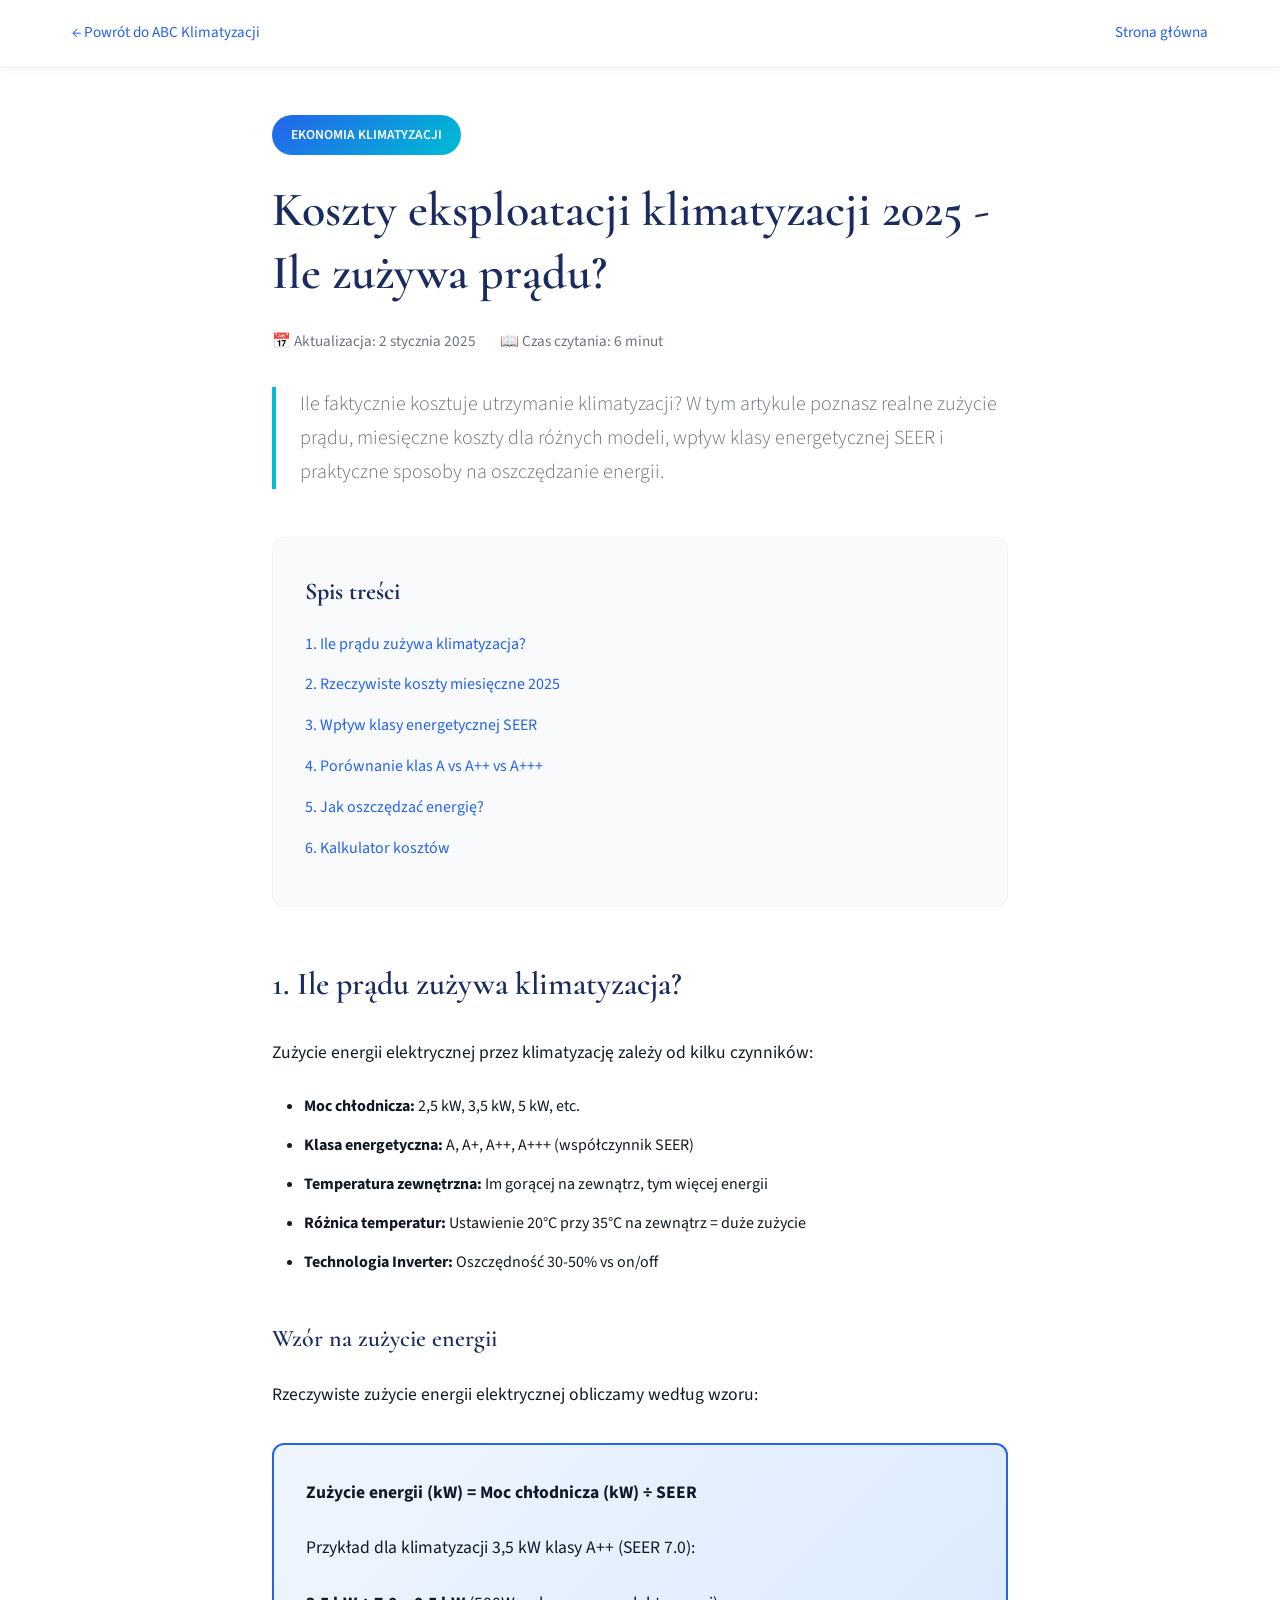
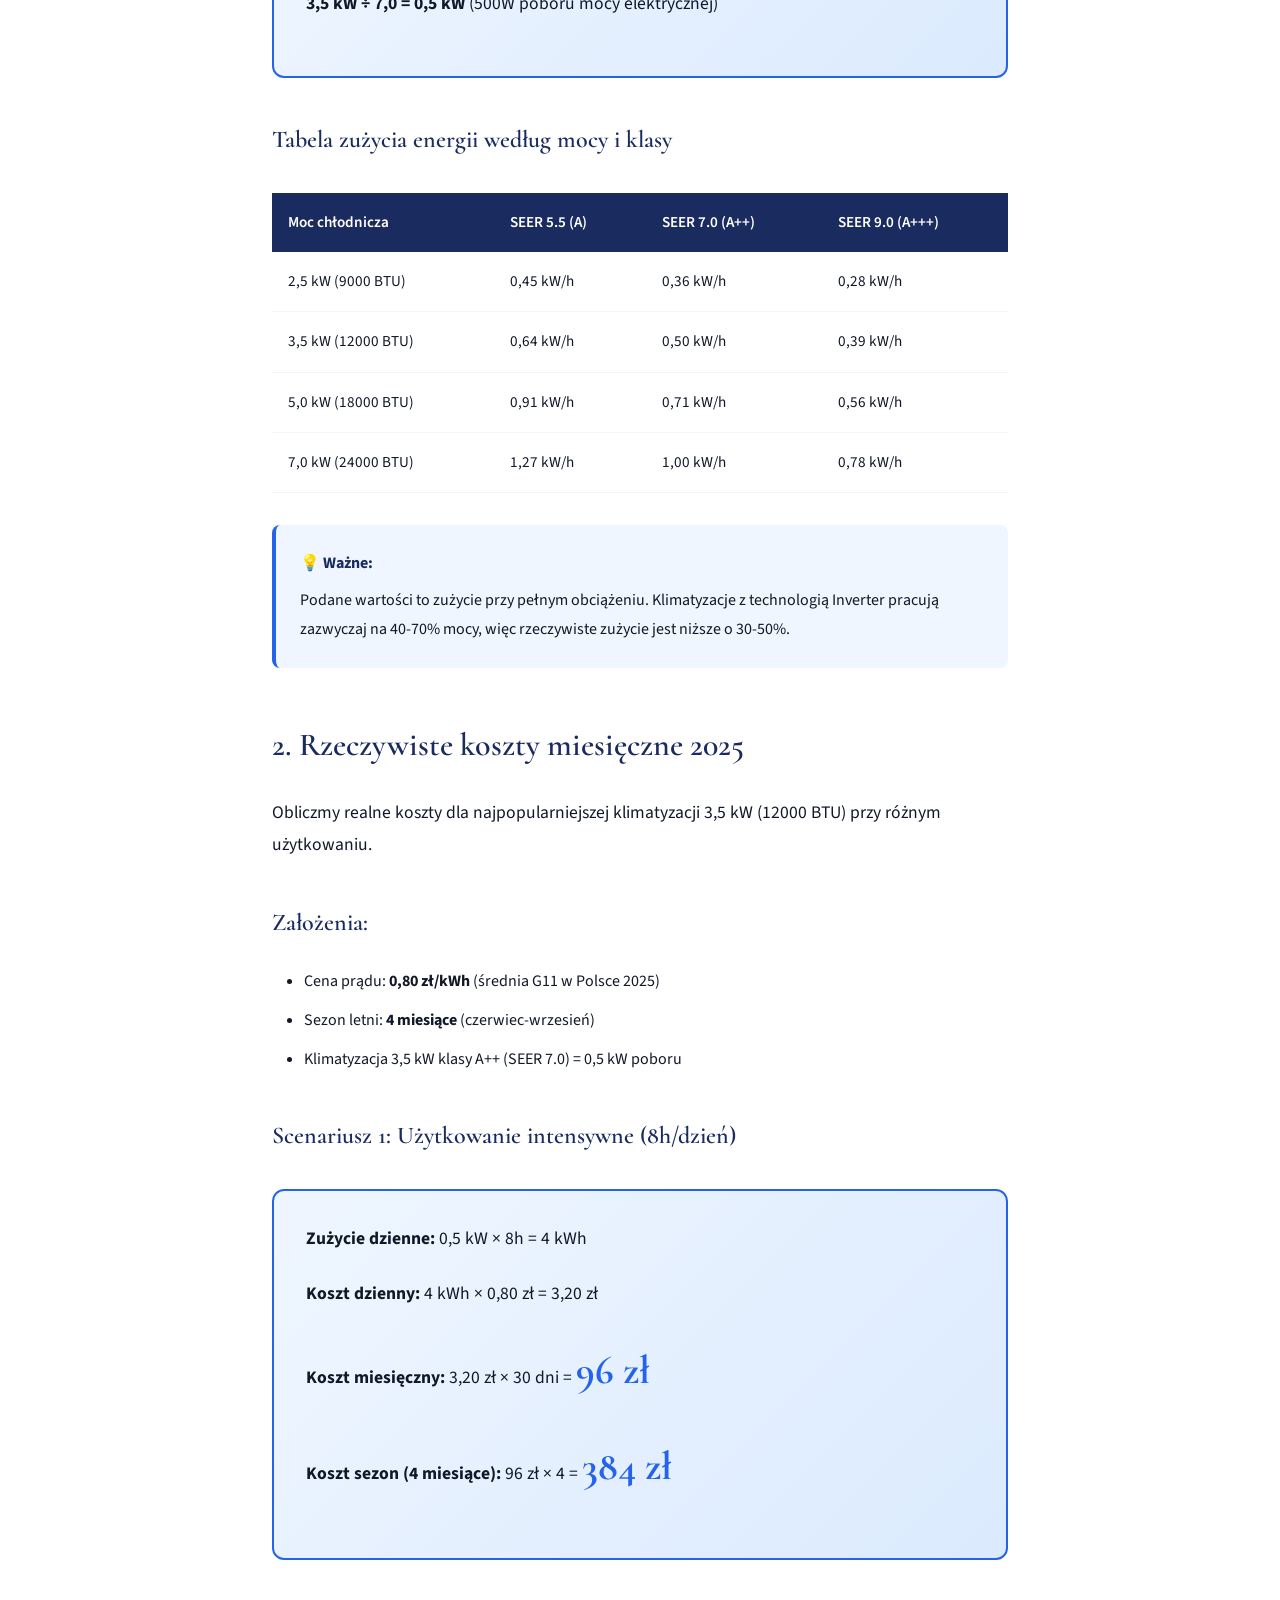
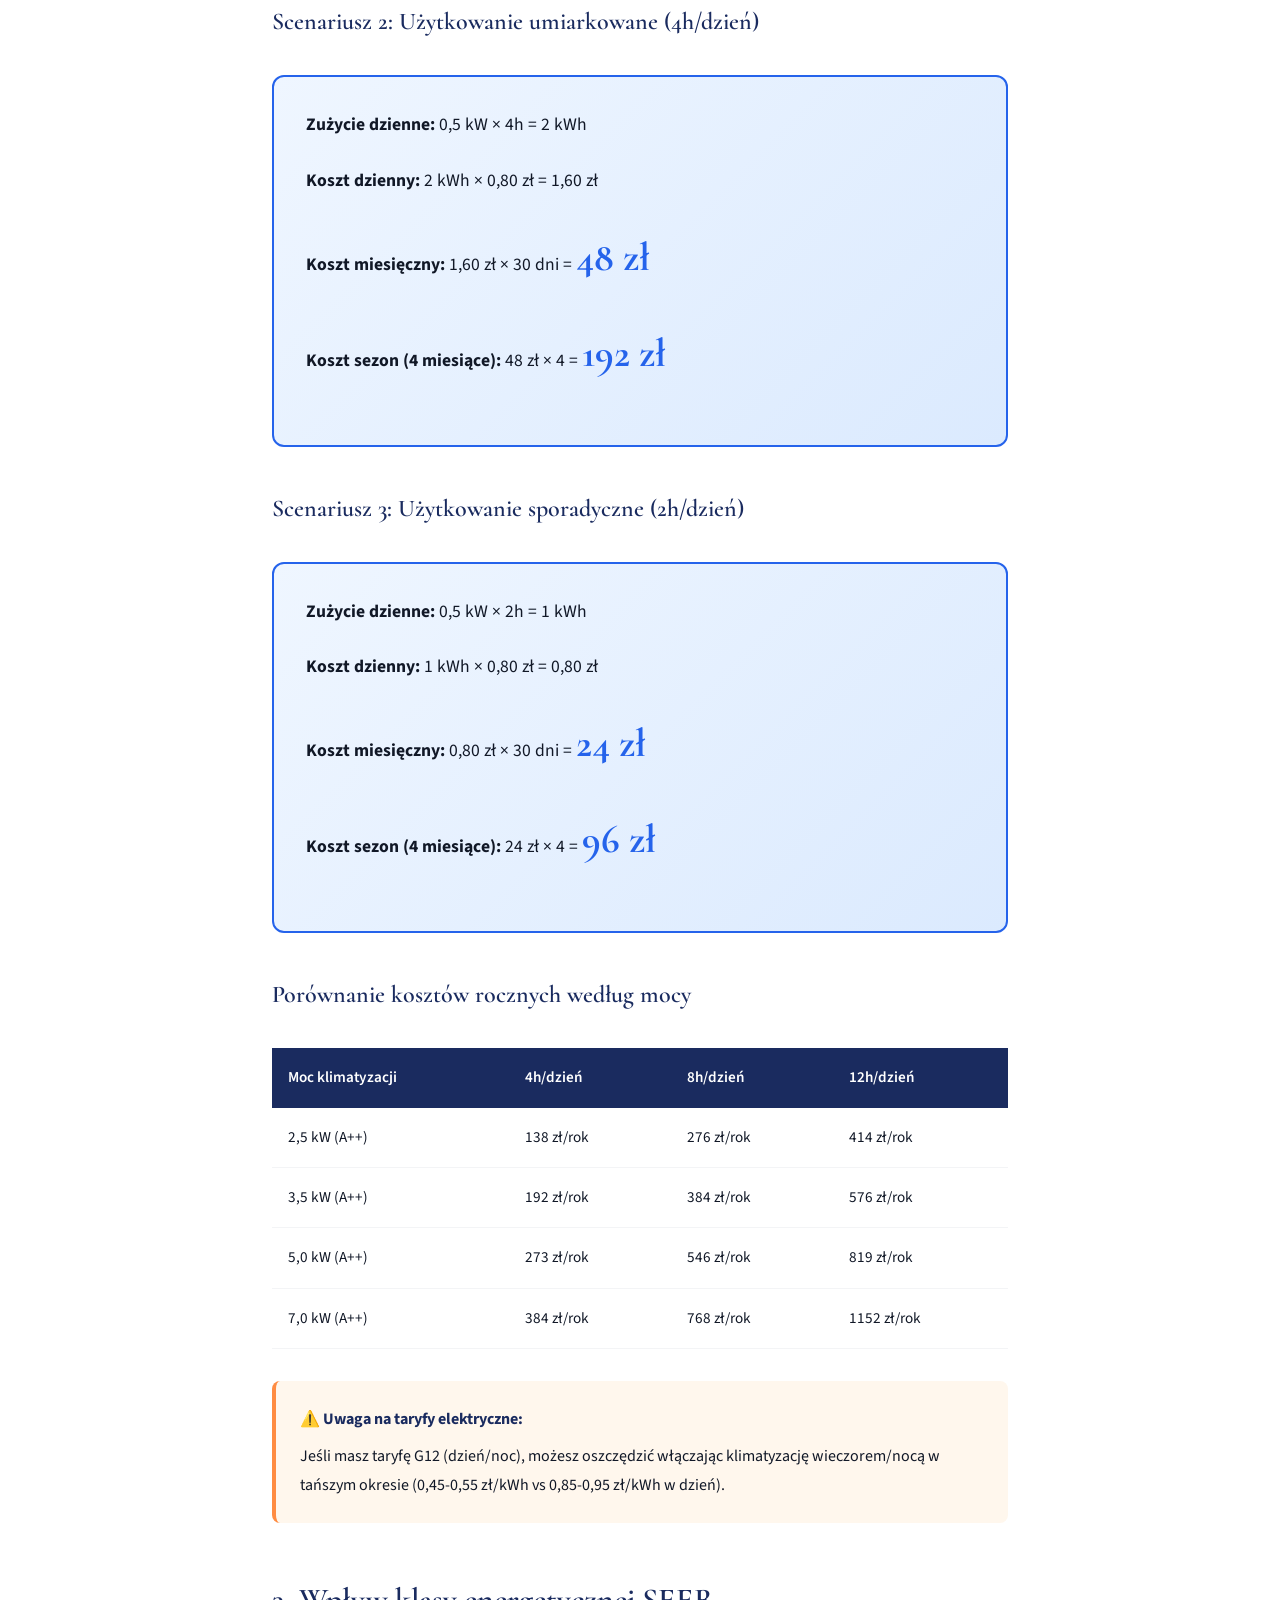
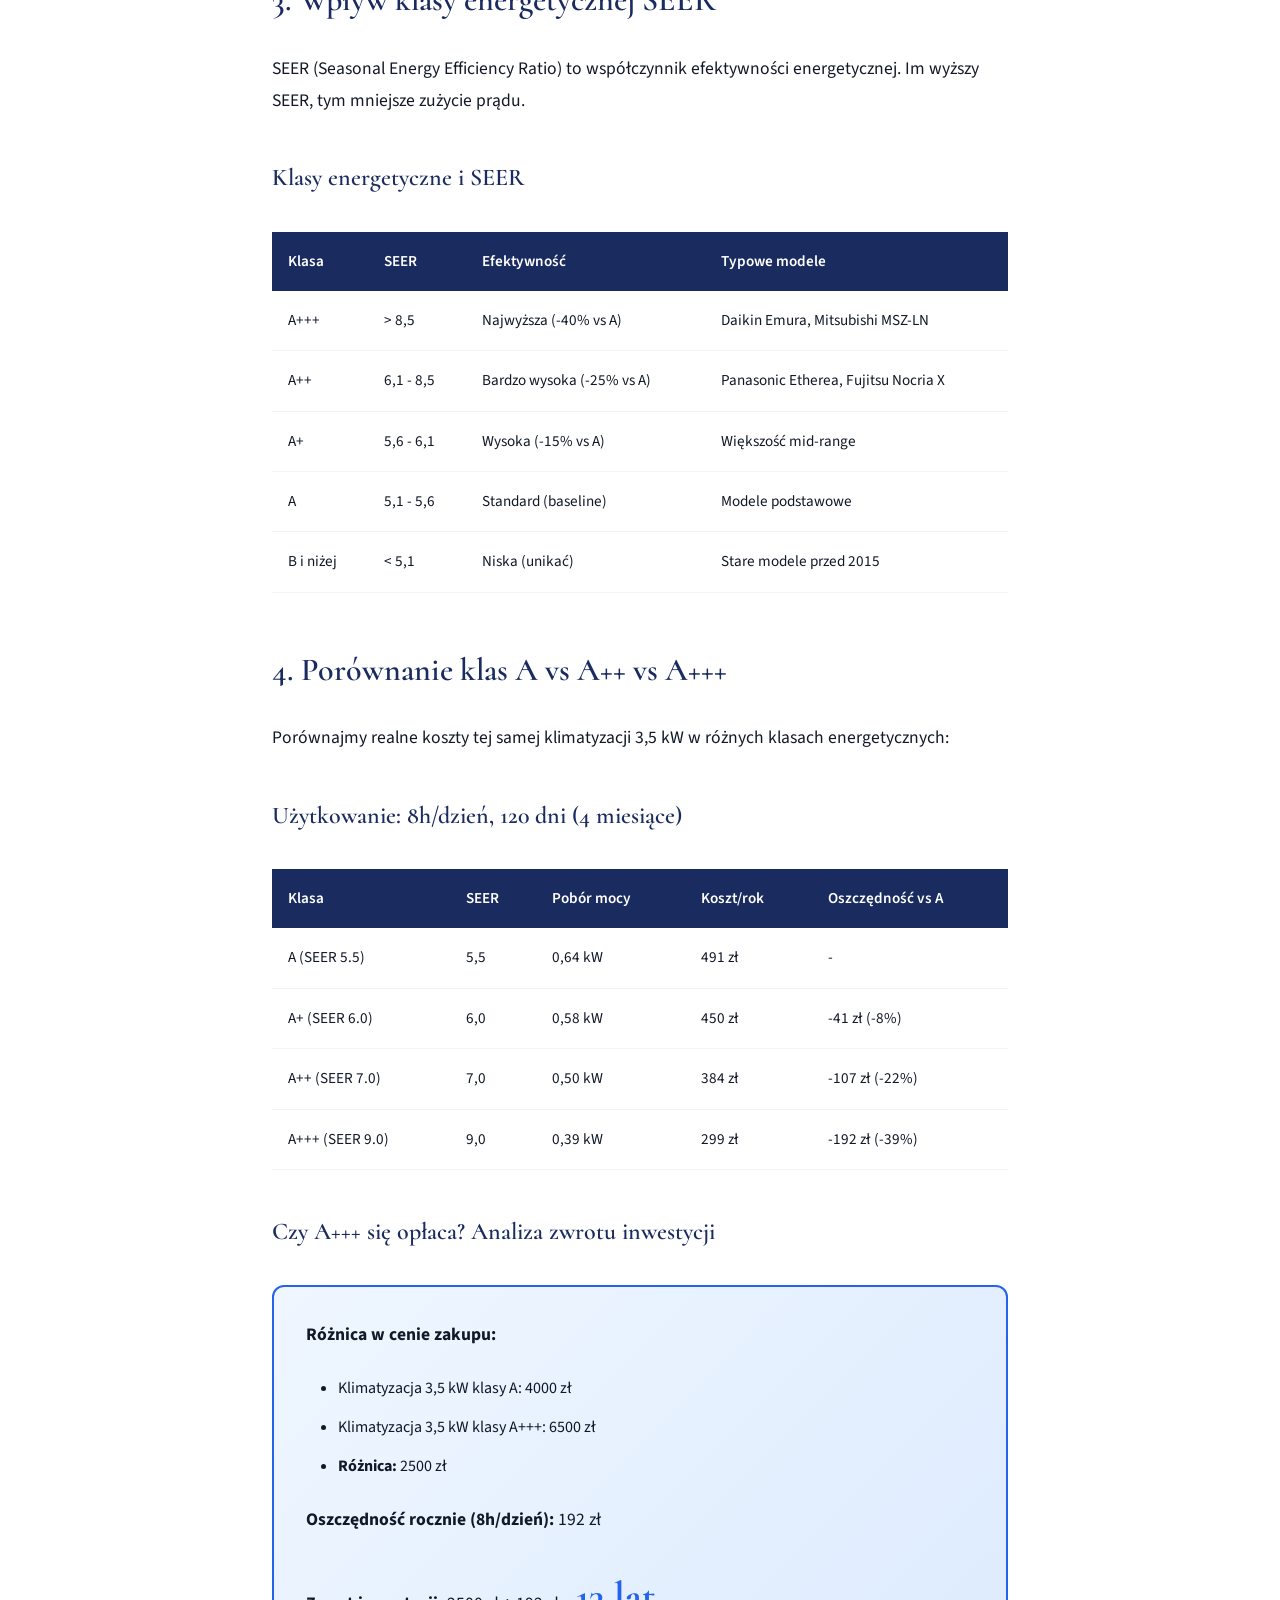
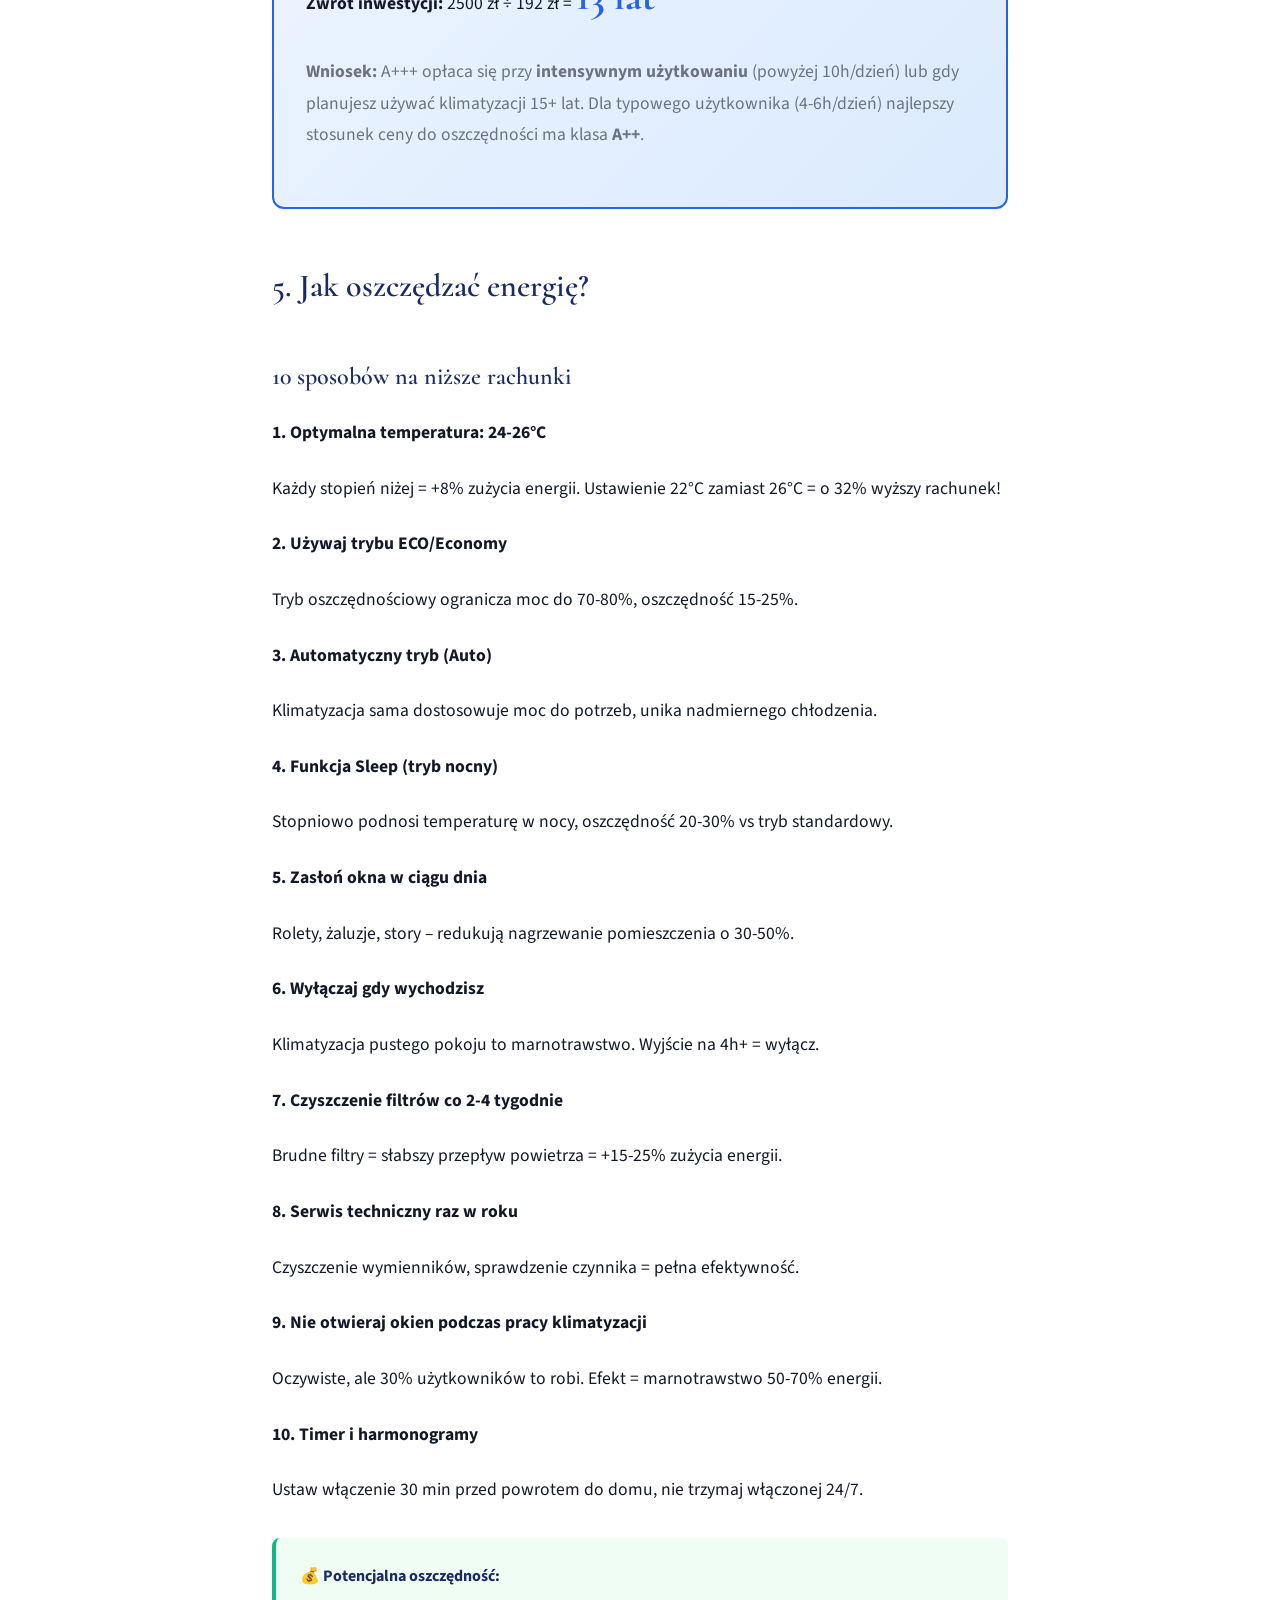
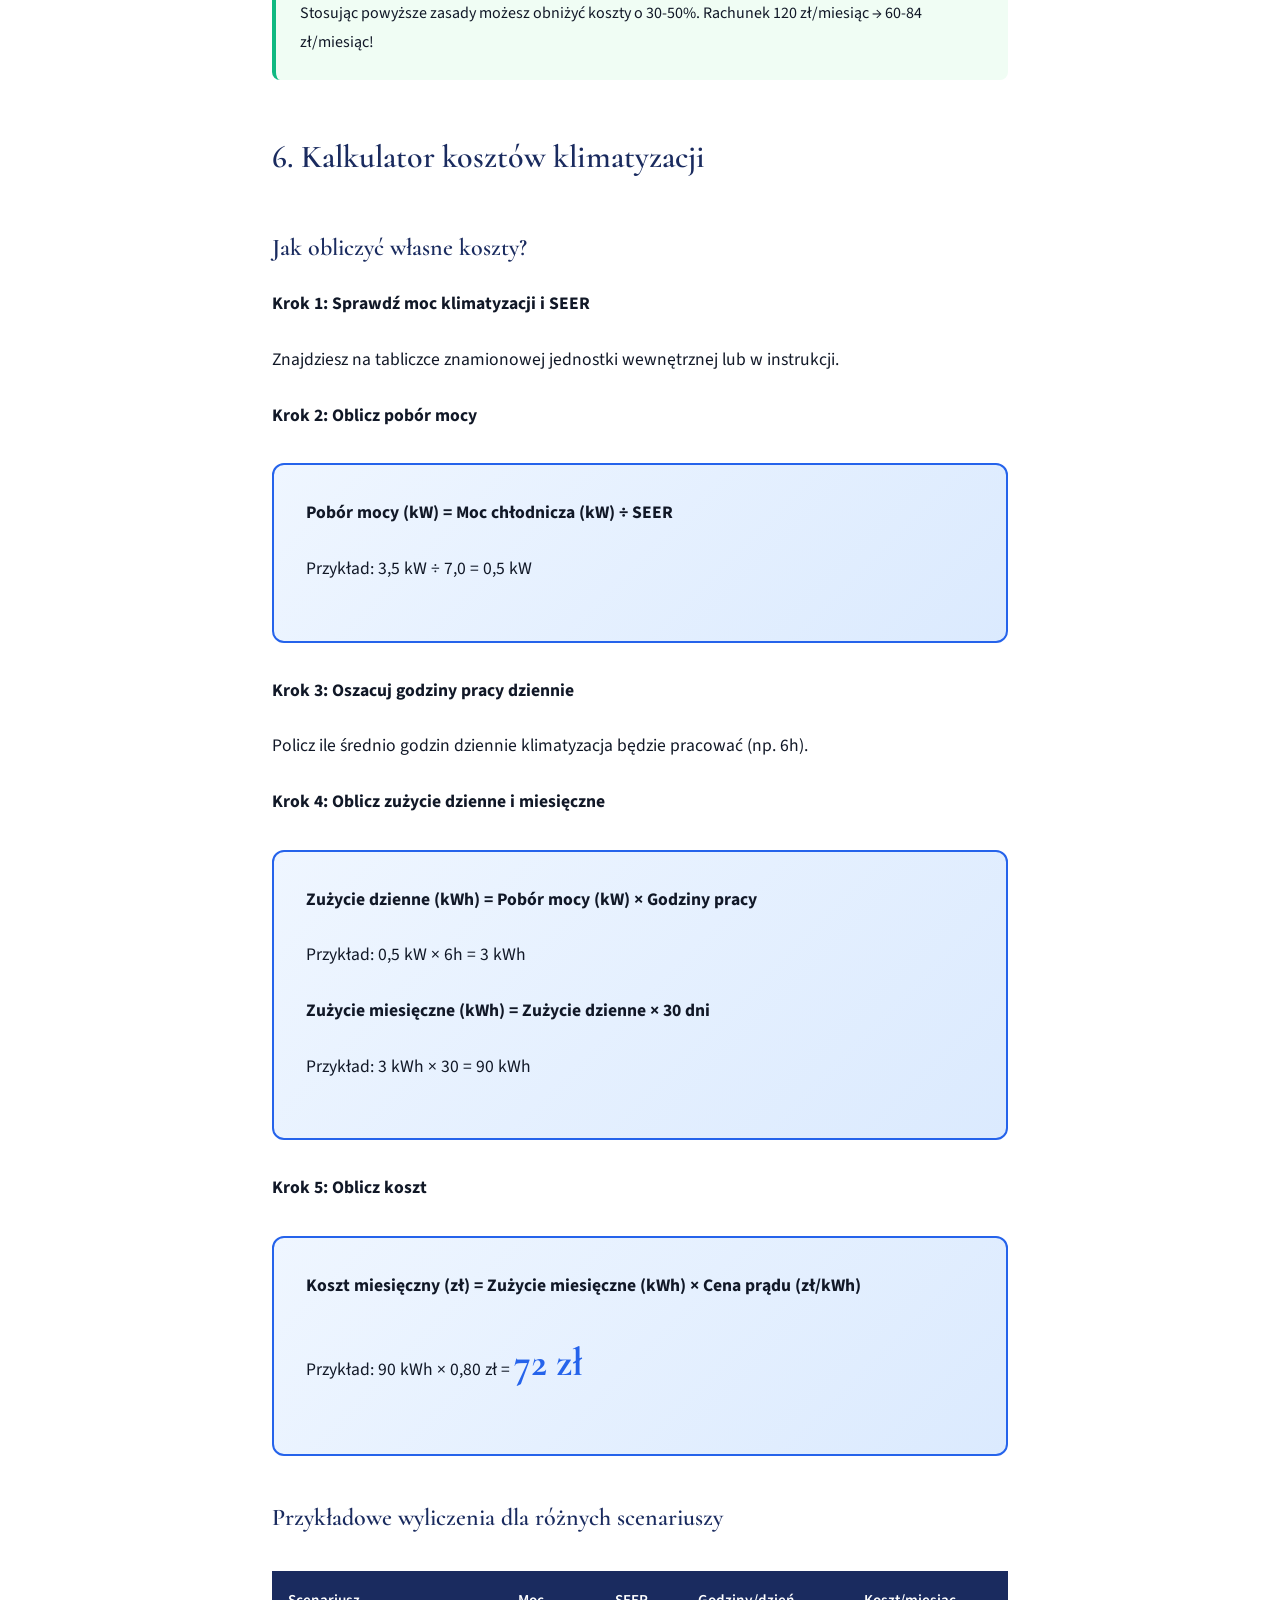
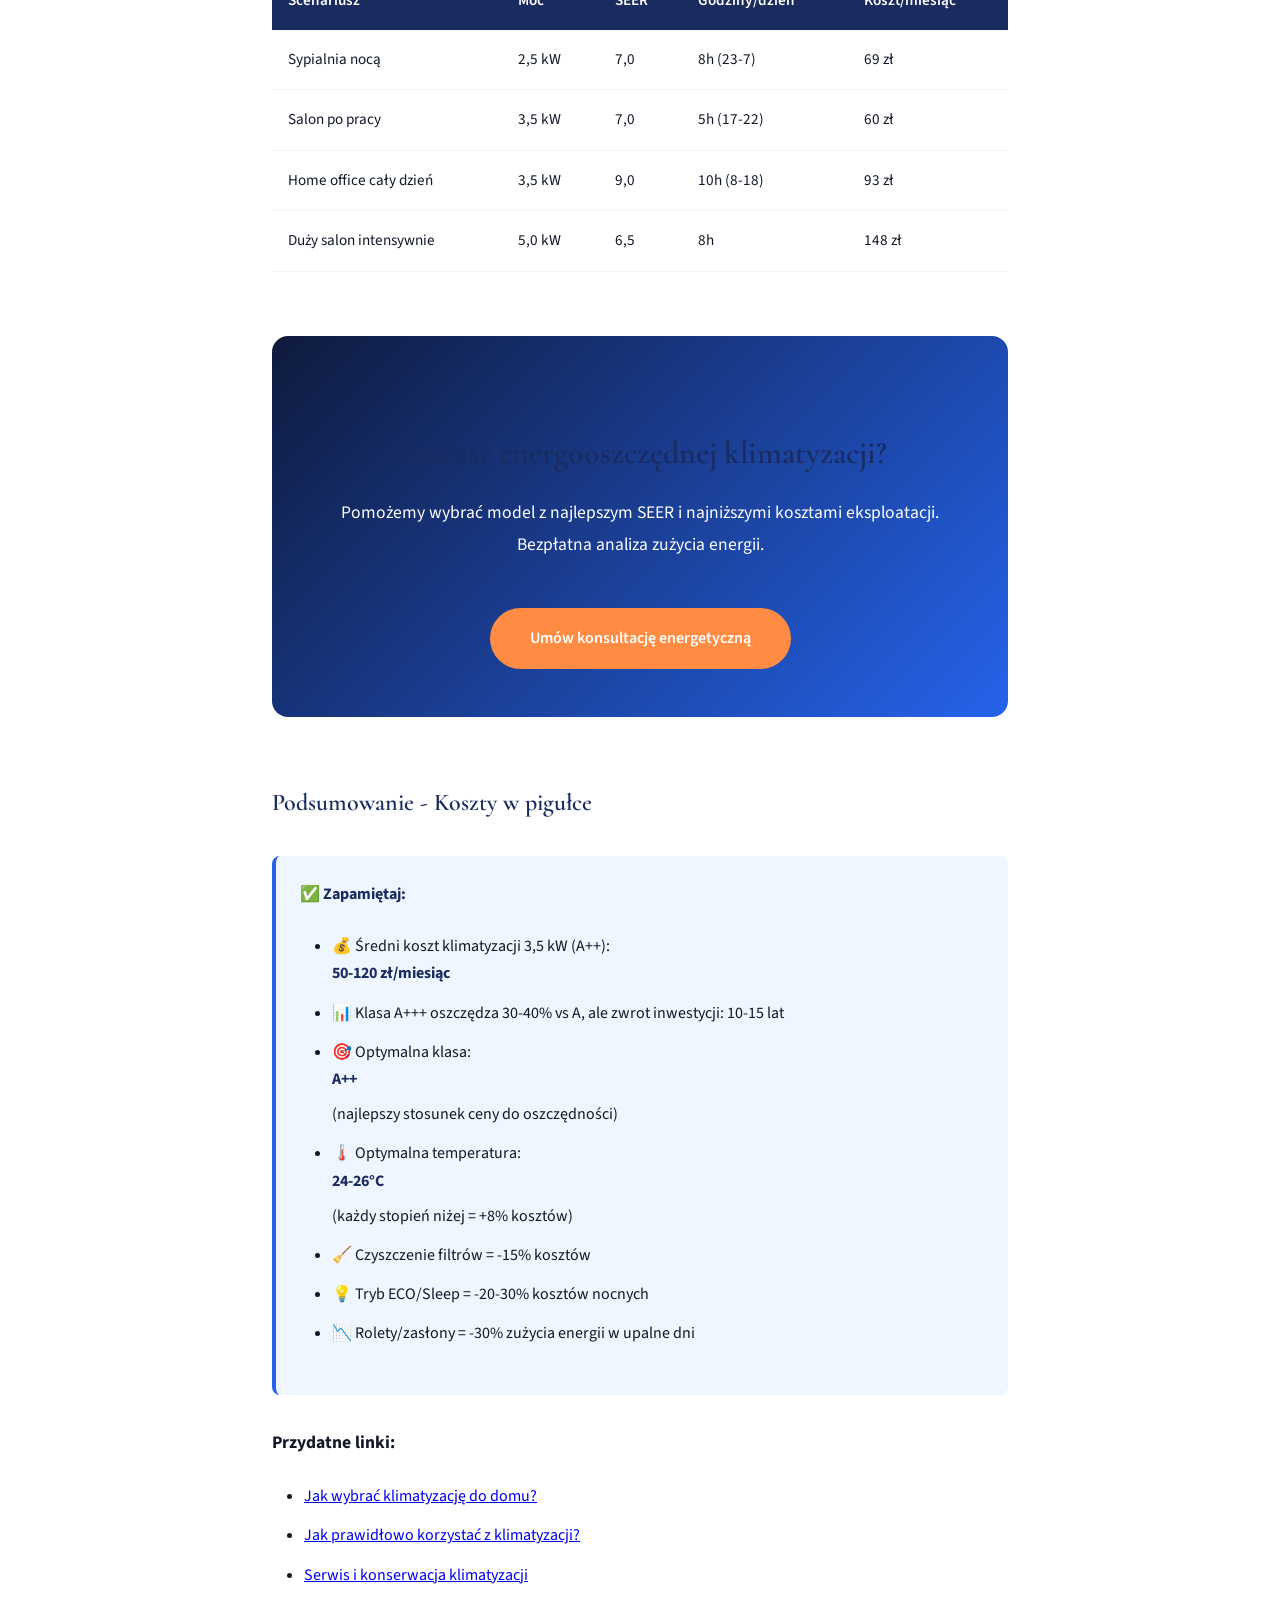
<file: artykul-3-koszty-eksploatacji.html>
<!DOCTYPE html>
<html lang="pl">
<head>
    <meta charset="UTF-8">
    <meta name="viewport" content="width=device-width, initial-scale=1.0">
    <title>Koszty eksploatacji klimatyzacji 2025 - Ile zużywa prądu? | ŚWIAT KLIMATYZACJI</title>
    <meta name="description" content="Ile kosztuje utrzymanie klimatyzacji? Zużycie prądu, rachunki miesięczne, klasy energetyczne SEER, tryby oszczędnościowe i realne koszty na konkretnych przykładach 2025.">
    <meta name="keywords" content="koszty klimatyzacji, zużycie prądu klimatyzacja, ile kosztuje klimatyzacja miesięcznie, rachunki za prąd, SEER, klasa energetyczna">

    <link rel="preconnect" href="https://fonts.googleapis.com">
    <link rel="preconnect" href="https://fonts.gstatic.com" crossorigin>
    <link rel="preload" as="style" href="https://fonts.googleapis.com/css2?family=Cormorant:wght@500;600&family=Source+Sans+3:wght@400;500;600;700&display=swap" onload="this.onload=null;this.rel='stylesheet'">
    <noscript><link rel="stylesheet" href="https://fonts.googleapis.com/css2?family=Cormorant:wght@500;600&family=Source+Sans+3:wght@400;500;600;700&display=swap"></noscript>

    <script type="application/ld+json">
    {
        "@context": "https://schema.org",
        "@type": "Article",
        "headline": "Koszty eksploatacji klimatyzacji 2025 - Ile zużywa prądu?",
        "description": "Szczegółowa analiza kosztów eksploatacji klimatyzacji: zużycie energii, rachunki miesięczne, klasy SEER i sposoby oszczędzania.",
        "author": {"@type": "Organization", "name": "ŚWIAT KLIMATYZACJI"},
        "datePublished": "2025-01-02",
        "articleSection": "Ekonomia"
    }
    </script>

    <script type="application/ld+json">
    {
        "@context": "https://schema.org",
        "@type": "FAQPage",
        "mainEntity": [
            {
                "@type": "Question",
                "name": "Ile prądu zużywa klimatyzacja 3,5 kW?",
                "acceptedAnswer": {
                    "@type": "Answer",
                    "text": "Klimatyzacja 3,5 kW klasy A++ (SEER 7.0) zużywa około 0,5 kW energii elektrycznej na godzinę pracy. Przy pracy 8h dziennie przez 4 miesiące (120 dni) zużycie wynosi około 480 kWh, co daje koszt 384 zł rocznie (0,80 zł/kWh)."
                }
            },
            {
                "@type": "Question",
                "name": "Ile kosztuje klimatyzacja miesięcznie na rachunku?",
                "acceptedAnswer": {
                    "@type": "Answer",
                    "text": "Średni koszt klimatyzacji split 3,5 kW przy intensywnym użytkowaniu (8h/dzień) wynosi 96-128 zł miesięcznie. Przy umiarkowanym użytkowaniu (4h/dzień) koszt to 48-64 zł miesięcznie. Klasa A+++ może być o 30-40% tańsza."
                }
            },
            {
                "@type": "Question",
                "name": "Czy klimatyzacja A+++ się opłaca?",
                "acceptedAnswer": {
                    "@type": "Answer",
                    "text": "TAK, przy intensywnym użytkowaniu. Klimatyzacja A+++ (SEER 9.0) zużywa o 30-40% mniej prądu niż A (SEER 5.5). Różnica w cenie zakupu (1500-2500 zł) zwraca się w 6-10 lat. Przy rachunkach 120 zł/miesiąc oszczędzasz 35-48 zł miesięcznie."
                }
            }
        ]
    }
    </script>

    <style>
        :root {
            --color-navy-dark: #0f1a3d;
            --color-navy-primary: #1a2b5f;
            --color-primary: #2563eb;
            --color-blue-bright: #00bcd4;
            --color-orange: #ff8c42;
            --color-white: #ffffff;
            --color-gray-50: #f9fafb;
            --color-gray-100: #f3f4f6;
            --color-gray-600: #6b7280;
            --color-gray-900: #111827;
            --font-serif: 'Cormorant', Georgia, serif;
            --font-sans: 'Source Sans 3', sans-serif;
        }
        * { margin: 0; padding: 0; box-sizing: border-box; }
        body { font-family: var(--font-sans); line-height: 1.8; color: var(--color-gray-900); }
        .header { position: sticky; top: 0; z-index: 1000; background: rgba(255,255,255,0.98); backdrop-filter: blur(12px); border-bottom: 1px solid rgba(37,99,235,0.08); box-shadow: 0 2px 8px rgba(26,43,95,0.08); }
        .nav-container { max-width: 1200px; margin: 0 auto; display: flex; justify-content: space-between; align-items: center; padding: 1.2rem 2rem; }
        .back-link { color: var(--color-primary); text-decoration: none; font-size: 0.95rem; }
        .back-link:hover { color: var(--color-orange); }
        .article-container { max-width: 800px; margin: 0 auto; padding: 3rem 2rem 5rem; }
        .article-category { display: inline-block; background: linear-gradient(135deg, var(--color-primary), var(--color-blue-bright)); color: white; padding: 0.5rem 1.2rem; border-radius: 50px; font-size: 0.85rem; font-weight: 600; margin-bottom: 1.5rem; }
        h1 { font-family: var(--font-serif); font-size: clamp(2rem, 5vw, 3rem); font-weight: 600; line-height: 1.3; color: var(--color-navy-primary); margin-bottom: 1.5rem; }
        .article-meta { display: flex; gap: 1.5rem; color: var(--color-gray-600); font-size: 0.95rem; margin-bottom: 2rem; }
        .lead { font-size: 1.25rem; line-height: 1.7; color: var(--color-gray-600); font-weight: 300; border-left: 4px solid var(--color-blue-bright); padding-left: 1.5rem; margin-bottom: 3rem; }
        .toc { background: var(--color-gray-50); border: 1px solid var(--color-gray-100); border-radius: 12px; padding: 2rem; margin-bottom: 3rem; }
        .toc h2 { font-family: var(--font-serif); font-size: 1.5rem; margin-bottom: 1rem; color: var(--color-navy-primary); }
        .toc ul { list-style: none; }
        .toc li { margin-bottom: 0.75rem; }
        .toc a { color: var(--color-primary); text-decoration: none; }
        .toc a:hover { color: var(--color-orange); }
        .article-content h2 { font-family: var(--font-serif); font-size: 2rem; font-weight: 600; color: var(--color-navy-primary); margin: 3rem 0 1.5rem; scroll-margin-top: 100px; }
        .article-content h3 { font-family: var(--font-serif); font-size: 1.5rem; font-weight: 600; color: var(--color-navy-primary); margin: 2.5rem 0 1.2rem; }
        .article-content p { margin-bottom: 1.5rem; font-size: 1.1rem; line-height: 1.8; }
        .article-content ul, .article-content ol { margin: 1.5rem 0; padding-left: 2rem; }
        .article-content li { margin-bottom: 0.75rem; line-height: 1.7; }
        .info-box { background: #eff6ff; border-left: 4px solid var(--color-primary); padding: 1.5rem; margin: 2rem 0; border-radius: 8px; }
        .info-box.warning { background: #fff7ed; border-left-color: var(--color-orange); }
        .info-box.success { background: #f0fdf4; border-left-color: #10b981; }
        .info-box strong { color: var(--color-navy-primary); display: block; margin-bottom: 0.5rem; }
        table { width: 100%; border-collapse: collapse; margin: 2rem 0; font-size: 0.95rem; }
        th { background: var(--color-navy-primary); color: white; padding: 1rem; text-align: left; font-weight: 600; }
        td { padding: 1rem; border-bottom: 1px solid var(--color-gray-100); }
        tr:hover { background: var(--color-gray-50); }
        .highlight-box { background: linear-gradient(135deg, #eff6ff, #dbeafe); border: 2px solid var(--color-primary); border-radius: 12px; padding: 2rem; margin: 2rem 0; }
        .price-big { font-size: 2.5rem; font-weight: 700; color: var(--color-primary); font-family: var(--font-serif); }
        .price-small { font-size: 1.2rem; color: var(--color-gray-600); }
        .cta-box { background: linear-gradient(135deg, var(--color-navy-dark), var(--color-primary)); color: white; padding: 3rem 2rem; border-radius: 16px; text-align: center; margin: 4rem 0; }
        .cta-box h3 { font-family: var(--font-serif); font-size: 2rem; margin-bottom: 1rem; }
        .cta-btn { display: inline-block; background: var(--color-orange); color: white; padding: 1rem 2.5rem; border-radius: 50px; text-decoration: none; font-weight: 600; margin-top: 1.5rem; transition: all 0.3s; }
        .cta-btn:hover { background: #f57c00; transform: translateY(-2px); }
        @media (max-width: 768px) {
            .article-container { padding: 2rem 1.5rem; }
            table { font-size: 0.85rem; }
            th, td { padding: 0.75rem 0.5rem; }
        }
    </style>
</head>
<body>
    <header class="header">
        <nav class="nav-container">
            <a href="abc-klimatyzacji.html" class="back-link">← Powrót do ABC Klimatyzacji</a>
            <a href="index.html" class="back-link">Strona główna</a>
        </nav>
    </header>

    <article class="article-container">
        <div class="article-header">
            <span class="article-category">EKONOMIA KLIMATYZACJI</span>
            <h1>Koszty eksploatacji klimatyzacji 2025 - Ile zużywa prądu?</h1>
            <div class="article-meta">
                <span>📅 Aktualizacja: 2 stycznia 2025</span>
                <span>📖 Czas czytania: 6 minut</span>
            </div>
            <p class="lead">
                Ile faktycznie kosztuje utrzymanie klimatyzacji? W tym artykule poznasz realne zużycie prądu, miesięczne koszty dla różnych modeli, wpływ klasy energetycznej SEER i praktyczne sposoby na oszczędzanie energii.
            </p>
        </div>

        <nav class="toc">
            <h2>Spis treści</h2>
            <ul>
                <li><a href="#zuzycie">1. Ile prądu zużywa klimatyzacja?</a></li>
                <li><a href="#koszty">2. Rzeczywiste koszty miesięczne 2025</a></li>
                <li><a href="#seer">3. Wpływ klasy energetycznej SEER</a></li>
                <li><a href="#porownanie">4. Porównanie klas A vs A++ vs A+++</a></li>
                <li><a href="#oszczedzanie">5. Jak oszczędzać energię?</a></li>
                <li><a href="#kalkulator">6. Kalkulator kosztów</a></li>
            </ul>
        </nav>

        <div class="article-content">
            <h2 id="zuzycie">1. Ile prądu zużywa klimatyzacja?</h2>

            <p>Zużycie energii elektrycznej przez klimatyzację zależy od kilku czynników:</p>
            <ul>
                <li><strong>Moc chłodnicza:</strong> 2,5 kW, 3,5 kW, 5 kW, etc.</li>
                <li><strong>Klasa energetyczna:</strong> A, A+, A++, A+++ (współczynnik SEER)</li>
                <li><strong>Temperatura zewnętrzna:</strong> Im gorącej na zewnątrz, tym więcej energii</li>
                <li><strong>Różnica temperatur:</strong> Ustawienie 20°C przy 35°C na zewnątrz = duże zużycie</li>
                <li><strong>Technologia Inverter:</strong> Oszczędność 30-50% vs on/off</li>
            </ul>

            <h3>Wzór na zużycie energii</h3>
            <p>Rzeczywiste zużycie energii elektrycznej obliczamy według wzoru:</p>

            <div class="highlight-box">
                <p><strong>Zużycie energii (kW) = Moc chłodnicza (kW) ÷ SEER</strong></p>
                <p style="margin-top: 1rem;">Przykład dla klimatyzacji 3,5 kW klasy A++ (SEER 7.0):</p>
                <p><strong>3,5 kW ÷ 7,0 = 0,5 kW</strong> (500W poboru mocy elektrycznej)</p>
            </div>

            <h3>Tabela zużycia energii według mocy i klasy</h3>
            <table>
                <thead>
                    <tr>
                        <th>Moc chłodnicza</th>
                        <th>SEER 5.5 (A)</th>
                        <th>SEER 7.0 (A++)</th>
                        <th>SEER 9.0 (A+++)</th>
                    </tr>
                </thead>
                <tbody>
                    <tr>
                        <td>2,5 kW (9000 BTU)</td>
                        <td>0,45 kW/h</td>
                        <td>0,36 kW/h</td>
                        <td>0,28 kW/h</td>
                    </tr>
                    <tr>
                        <td>3,5 kW (12000 BTU)</td>
                        <td>0,64 kW/h</td>
                        <td>0,50 kW/h</td>
                        <td>0,39 kW/h</td>
                    </tr>
                    <tr>
                        <td>5,0 kW (18000 BTU)</td>
                        <td>0,91 kW/h</td>
                        <td>0,71 kW/h</td>
                        <td>0,56 kW/h</td>
                    </tr>
                    <tr>
                        <td>7,0 kW (24000 BTU)</td>
                        <td>1,27 kW/h</td>
                        <td>1,00 kW/h</td>
                        <td>0,78 kW/h</td>
                    </tr>
                </tbody>
            </table>

            <div class="info-box">
                <strong>💡 Ważne:</strong>
                Podane wartości to zużycie przy pełnym obciążeniu. Klimatyzacje z technologią Inverter pracują zazwyczaj na 40-70% mocy, więc rzeczywiste zużycie jest niższe o 30-50%.
            </div>

            <h2 id="koszty">2. Rzeczywiste koszty miesięczne 2025</h2>

            <p>Obliczmy realne koszty dla najpopularniejszej klimatyzacji 3,5 kW (12000 BTU) przy różnym użytkowaniu.</p>

            <h3>Założenia:</h3>
            <ul>
                <li>Cena prądu: <strong>0,80 zł/kWh</strong> (średnia G11 w Polsce 2025)</li>
                <li>Sezon letni: <strong>4 miesiące</strong> (czerwiec-wrzesień)</li>
                <li>Klimatyzacja 3,5 kW klasy A++ (SEER 7.0) = 0,5 kW poboru</li>
            </ul>

            <h3>Scenariusz 1: Użytkowanie intensywne (8h/dzień)</h3>
            <div class="highlight-box">
                <p><strong>Zużycie dzienne:</strong> 0,5 kW × 8h = 4 kWh</p>
                <p><strong>Koszt dzienny:</strong> 4 kWh × 0,80 zł = 3,20 zł</p>
                <p><strong>Koszt miesięczny:</strong> 3,20 zł × 30 dni = <span class="price-big">96 zł</span></p>
                <p><strong>Koszt sezon (4 miesiące):</strong> 96 zł × 4 = <span class="price-big">384 zł</span></p>
            </div>

            <h3>Scenariusz 2: Użytkowanie umiarkowane (4h/dzień)</h3>
            <div class="highlight-box">
                <p><strong>Zużycie dzienne:</strong> 0,5 kW × 4h = 2 kWh</p>
                <p><strong>Koszt dzienny:</strong> 2 kWh × 0,80 zł = 1,60 zł</p>
                <p><strong>Koszt miesięczny:</strong> 1,60 zł × 30 dni = <span class="price-big">48 zł</span></p>
                <p><strong>Koszt sezon (4 miesiące):</strong> 48 zł × 4 = <span class="price-big">192 zł</span></p>
            </div>

            <h3>Scenariusz 3: Użytkowanie sporadyczne (2h/dzień)</h3>
            <div class="highlight-box">
                <p><strong>Zużycie dzienne:</strong> 0,5 kW × 2h = 1 kWh</p>
                <p><strong>Koszt dzienny:</strong> 1 kWh × 0,80 zł = 0,80 zł</p>
                <p><strong>Koszt miesięczny:</strong> 0,80 zł × 30 dni = <span class="price-big">24 zł</span></p>
                <p><strong>Koszt sezon (4 miesiące):</strong> 24 zł × 4 = <span class="price-big">96 zł</span></p>
            </div>

            <h3>Porównanie kosztów rocznych według mocy</h3>
            <table>
                <thead>
                    <tr>
                        <th>Moc klimatyzacji</th>
                        <th>4h/dzień</th>
                        <th>8h/dzień</th>
                        <th>12h/dzień</th>
                    </tr>
                </thead>
                <tbody>
                    <tr>
                        <td>2,5 kW (A++)</td>
                        <td>138 zł/rok</td>
                        <td>276 zł/rok</td>
                        <td>414 zł/rok</td>
                    </tr>
                    <tr>
                        <td>3,5 kW (A++)</td>
                        <td>192 zł/rok</td>
                        <td>384 zł/rok</td>
                        <td>576 zł/rok</td>
                    </tr>
                    <tr>
                        <td>5,0 kW (A++)</td>
                        <td>273 zł/rok</td>
                        <td>546 zł/rok</td>
                        <td>819 zł/rok</td>
                    </tr>
                    <tr>
                        <td>7,0 kW (A++)</td>
                        <td>384 zł/rok</td>
                        <td>768 zł/rok</td>
                        <td>1152 zł/rok</td>
                    </tr>
                </tbody>
            </table>

            <div class="info-box warning">
                <strong>⚠️ Uwaga na taryfy elektryczne:</strong>
                Jeśli masz taryfę G12 (dzień/noc), możesz oszczędzić włączając klimatyzację wieczorem/nocą w tańszym okresie (0,45-0,55 zł/kWh vs 0,85-0,95 zł/kWh w dzień).
            </div>

            <h2 id="seer">3. Wpływ klasy energetycznej SEER</h2>

            <p>SEER (Seasonal Energy Efficiency Ratio) to współczynnik efektywności energetycznej. Im wyższy SEER, tym mniejsze zużycie prądu.</p>

            <h3>Klasy energetyczne i SEER</h3>
            <table>
                <thead>
                    <tr>
                        <th>Klasa</th>
                        <th>SEER</th>
                        <th>Efektywność</th>
                        <th>Typowe modele</th>
                    </tr>
                </thead>
                <tbody>
                    <tr>
                        <td>A+++</td>
                        <td>&gt; 8,5</td>
                        <td>Najwyższa (-40% vs A)</td>
                        <td>Daikin Emura, Mitsubishi MSZ-LN</td>
                    </tr>
                    <tr>
                        <td>A++</td>
                        <td>6,1 - 8,5</td>
                        <td>Bardzo wysoka (-25% vs A)</td>
                        <td>Panasonic Etherea, Fujitsu Nocria X</td>
                    </tr>
                    <tr>
                        <td>A+</td>
                        <td>5,6 - 6,1</td>
                        <td>Wysoka (-15% vs A)</td>
                        <td>Większość mid-range</td>
                    </tr>
                    <tr>
                        <td>A</td>
                        <td>5,1 - 5,6</td>
                        <td>Standard (baseline)</td>
                        <td>Modele podstawowe</td>
                    </tr>
                    <tr>
                        <td>B i niżej</td>
                        <td>&lt; 5,1</td>
                        <td>Niska (unikać)</td>
                        <td>Stare modele przed 2015</td>
                    </tr>
                </tbody>
            </table>

            <h2 id="porownanie">4. Porównanie klas A vs A++ vs A+++</h2>

            <p>Porównajmy realne koszty tej samej klimatyzacji 3,5 kW w różnych klasach energetycznych:</p>

            <h3>Użytkowanie: 8h/dzień, 120 dni (4 miesiące)</h3>
            <table>
                <thead>
                    <tr>
                        <th>Klasa</th>
                        <th>SEER</th>
                        <th>Pobór mocy</th>
                        <th>Koszt/rok</th>
                        <th>Oszczędność vs A</th>
                    </tr>
                </thead>
                <tbody>
                    <tr>
                        <td>A (SEER 5.5)</td>
                        <td>5,5</td>
                        <td>0,64 kW</td>
                        <td>491 zł</td>
                        <td>-</td>
                    </tr>
                    <tr>
                        <td>A+ (SEER 6.0)</td>
                        <td>6,0</td>
                        <td>0,58 kW</td>
                        <td>450 zł</td>
                        <td>-41 zł (-8%)</td>
                    </tr>
                    <tr>
                        <td>A++ (SEER 7.0)</td>
                        <td>7,0</td>
                        <td>0,50 kW</td>
                        <td>384 zł</td>
                        <td>-107 zł (-22%)</td>
                    </tr>
                    <tr>
                        <td>A+++ (SEER 9.0)</td>
                        <td>9,0</td>
                        <td>0,39 kW</td>
                        <td>299 zł</td>
                        <td>-192 zł (-39%)</td>
                    </tr>
                </tbody>
            </table>

            <h3>Czy A+++ się opłaca? Analiza zwrotu inwestycji</h3>

            <div class="highlight-box">
                <p><strong>Różnica w cenie zakupu:</strong></p>
                <ul>
                    <li>Klimatyzacja 3,5 kW klasy A: 4000 zł</li>
                    <li>Klimatyzacja 3,5 kW klasy A+++: 6500 zł</li>
                    <li><strong>Różnica:</strong> 2500 zł</li>
                </ul>

                <p style="margin-top: 1.5rem;"><strong>Oszczędność rocznie (8h/dzień):</strong> 192 zł</p>
                <p><strong>Zwrot inwestycji:</strong> 2500 zł ÷ 192 zł = <span class="price-big">13 lat</span></p>

                <p style="margin-top: 1.5rem; color: var(--color-gray-600);">
                    <strong>Wniosek:</strong> A+++ opłaca się przy <strong>intensywnym użytkowaniu</strong> (powyżej 10h/dzień) lub gdy planujesz używać klimatyzacji 15+ lat. Dla typowego użytkownika (4-6h/dzień) najlepszy stosunek ceny do oszczędności ma klasa <strong>A++</strong>.
                </p>
            </div>

            <h2 id="oszczedzanie">5. Jak oszczędzać energię?</h2>

            <h3>10 sposobów na niższe rachunki</h3>

            <p><strong>1. Optymalna temperatura: 24-26°C</strong></p>
            <p>Każdy stopień niżej = +8% zużycia energii. Ustawienie 22°C zamiast 26°C = o 32% wyższy rachunek!</p>

            <p><strong>2. Używaj trybu ECO/Economy</strong></p>
            <p>Tryb oszczędnościowy ogranicza moc do 70-80%, oszczędność 15-25%.</p>

            <p><strong>3. Automatyczny tryb (Auto)</strong></p>
            <p>Klimatyzacja sama dostosowuje moc do potrzeb, unika nadmiernego chłodzenia.</p>

            <p><strong>4. Funkcja Sleep (tryb nocny)</strong></p>
            <p>Stopniowo podnosi temperaturę w nocy, oszczędność 20-30% vs tryb standardowy.</p>

            <p><strong>5. Zasłoń okna w ciągu dnia</strong></p>
            <p>Rolety, żaluzje, story – redukują nagrzewanie pomieszczenia o 30-50%.</p>

            <p><strong>6. Wyłączaj gdy wychodzisz</strong></p>
            <p>Klimatyzacja pustego pokoju to marnotrawstwo. Wyjście na 4h+ = wyłącz.</p>

            <p><strong>7. Czyszczenie filtrów co 2-4 tygodnie</strong></p>
            <p>Brudne filtry = słabszy przepływ powietrza = +15-25% zużycia energii.</p>

            <p><strong>8. Serwis techniczny raz w roku</strong></p>
            <p>Czyszczenie wymienników, sprawdzenie czynnika = pełna efektywność.</p>

            <p><strong>9. Nie otwieraj okien podczas pracy klimatyzacji</strong></p>
            <p>Oczywiste, ale 30% użytkowników to robi. Efekt = marnotrawstwo 50-70% energii.</p>

            <p><strong>10. Timer i harmonogramy</strong></p>
            <p>Ustaw włączenie 30 min przed powrotem do domu, nie trzymaj włączonej 24/7.</p>

            <div class="info-box success">
                <strong>💰 Potencjalna oszczędność:</strong>
                Stosując powyższe zasady możesz obniżyć koszty o 30-50%. Rachunek 120 zł/miesiąc → 60-84 zł/miesiąc!
            </div>

            <h2 id="kalkulator">6. Kalkulator kosztów klimatyzacji</h2>

            <h3>Jak obliczyć własne koszty?</h3>

            <p><strong>Krok 1: Sprawdź moc klimatyzacji i SEER</strong></p>
            <p>Znajdziesz na tabliczce znamionowej jednostki wewnętrznej lub w instrukcji.</p>

            <p><strong>Krok 2: Oblicz pobór mocy</strong></p>
            <div class="highlight-box">
                <p><strong>Pobór mocy (kW) = Moc chłodnicza (kW) ÷ SEER</strong></p>
                <p>Przykład: 3,5 kW ÷ 7,0 = 0,5 kW</p>
            </div>

            <p><strong>Krok 3: Oszacuj godziny pracy dziennie</strong></p>
            <p>Policz ile średnio godzin dziennie klimatyzacja będzie pracować (np. 6h).</p>

            <p><strong>Krok 4: Oblicz zużycie dzienne i miesięczne</strong></p>
            <div class="highlight-box">
                <p><strong>Zużycie dzienne (kWh) = Pobór mocy (kW) × Godziny pracy</strong></p>
                <p>Przykład: 0,5 kW × 6h = 3 kWh</p>

                <p style="margin-top: 1rem;"><strong>Zużycie miesięczne (kWh) = Zużycie dzienne × 30 dni</strong></p>
                <p>Przykład: 3 kWh × 30 = 90 kWh</p>
            </div>

            <p><strong>Krok 5: Oblicz koszt</strong></p>
            <div class="highlight-box">
                <p><strong>Koszt miesięczny (zł) = Zużycie miesięczne (kWh) × Cena prądu (zł/kWh)</strong></p>
                <p>Przykład: 90 kWh × 0,80 zł = <span class="price-big">72 zł</span></p>
            </div>

            <h3>Przykładowe wyliczenia dla różnych scenariuszy</h3>
            <table>
                <thead>
                    <tr>
                        <th>Scenariusz</th>
                        <th>Moc</th>
                        <th>SEER</th>
                        <th>Godziny/dzień</th>
                        <th>Koszt/miesiąc</th>
                    </tr>
                </thead>
                <tbody>
                    <tr>
                        <td>Sypialnia nocą</td>
                        <td>2,5 kW</td>
                        <td>7,0</td>
                        <td>8h (23-7)</td>
                        <td>69 zł</td>
                    </tr>
                    <tr>
                        <td>Salon po pracy</td>
                        <td>3,5 kW</td>
                        <td>7,0</td>
                        <td>5h (17-22)</td>
                        <td>60 zł</td>
                    </tr>
                    <tr>
                        <td>Home office cały dzień</td>
                        <td>3,5 kW</td>
                        <td>9,0</td>
                        <td>10h (8-18)</td>
                        <td>93 zł</td>
                    </tr>
                    <tr>
                        <td>Duży salon intensywnie</td>
                        <td>5,0 kW</td>
                        <td>6,5</td>
                        <td>8h</td>
                        <td>148 zł</td>
                    </tr>
                </tbody>
            </table>

            <div class="cta-box">
                <h3>Szukasz energooszczędnej klimatyzacji?</h3>
                <p>Pomożemy wybrać model z najlepszym SEER i najniższymi kosztami eksploatacji. Bezpłatna analiza zużycia energii.</p>
                <a href="index.html#kontakt" class="cta-btn">Umów konsultację energetyczną</a>
            </div>

            <h3>Podsumowanie - Koszty w pigułce</h3>
            <div class="info-box">
                <strong>✅ Zapamiętaj:</strong>
                <ul>
                    <li>💰 Średni koszt klimatyzacji 3,5 kW (A++): <strong>50-120 zł/miesiąc</strong></li>
                    <li>📊 Klasa A+++ oszczędza 30-40% vs A, ale zwrot inwestycji: 10-15 lat</li>
                    <li>🎯 Optymalna klasa: <strong>A++</strong> (najlepszy stosunek ceny do oszczędności)</li>
                    <li>🌡️ Optymalna temperatura: <strong>24-26°C</strong> (każdy stopień niżej = +8% kosztów)</li>
                    <li>🧹 Czyszczenie filtrów = -15% kosztów</li>
                    <li>💡 Tryb ECO/Sleep = -20-30% kosztów nocnych</li>
                    <li>📉 Rolety/zasłony = -30% zużycia energii w upalne dni</li>
                </ul>
            </div>

            <p><strong>Przydatne linki:</strong></p>
            <ul>
                <li><a href="artykul-1-jak-wybrac-klimatyzacje.html">Jak wybrać klimatyzację do domu?</a></li>
                <li><a href="artykul-5-jak-korzystac.html">Jak prawidłowo korzystać z klimatyzacji?</a></li>
                <li><a href="artykul-4-serwis-konserwacja.html">Serwis i konserwacja klimatyzacji</a></li>
            </ul>
        </div>
    </article>
</body>
</html>
</file>
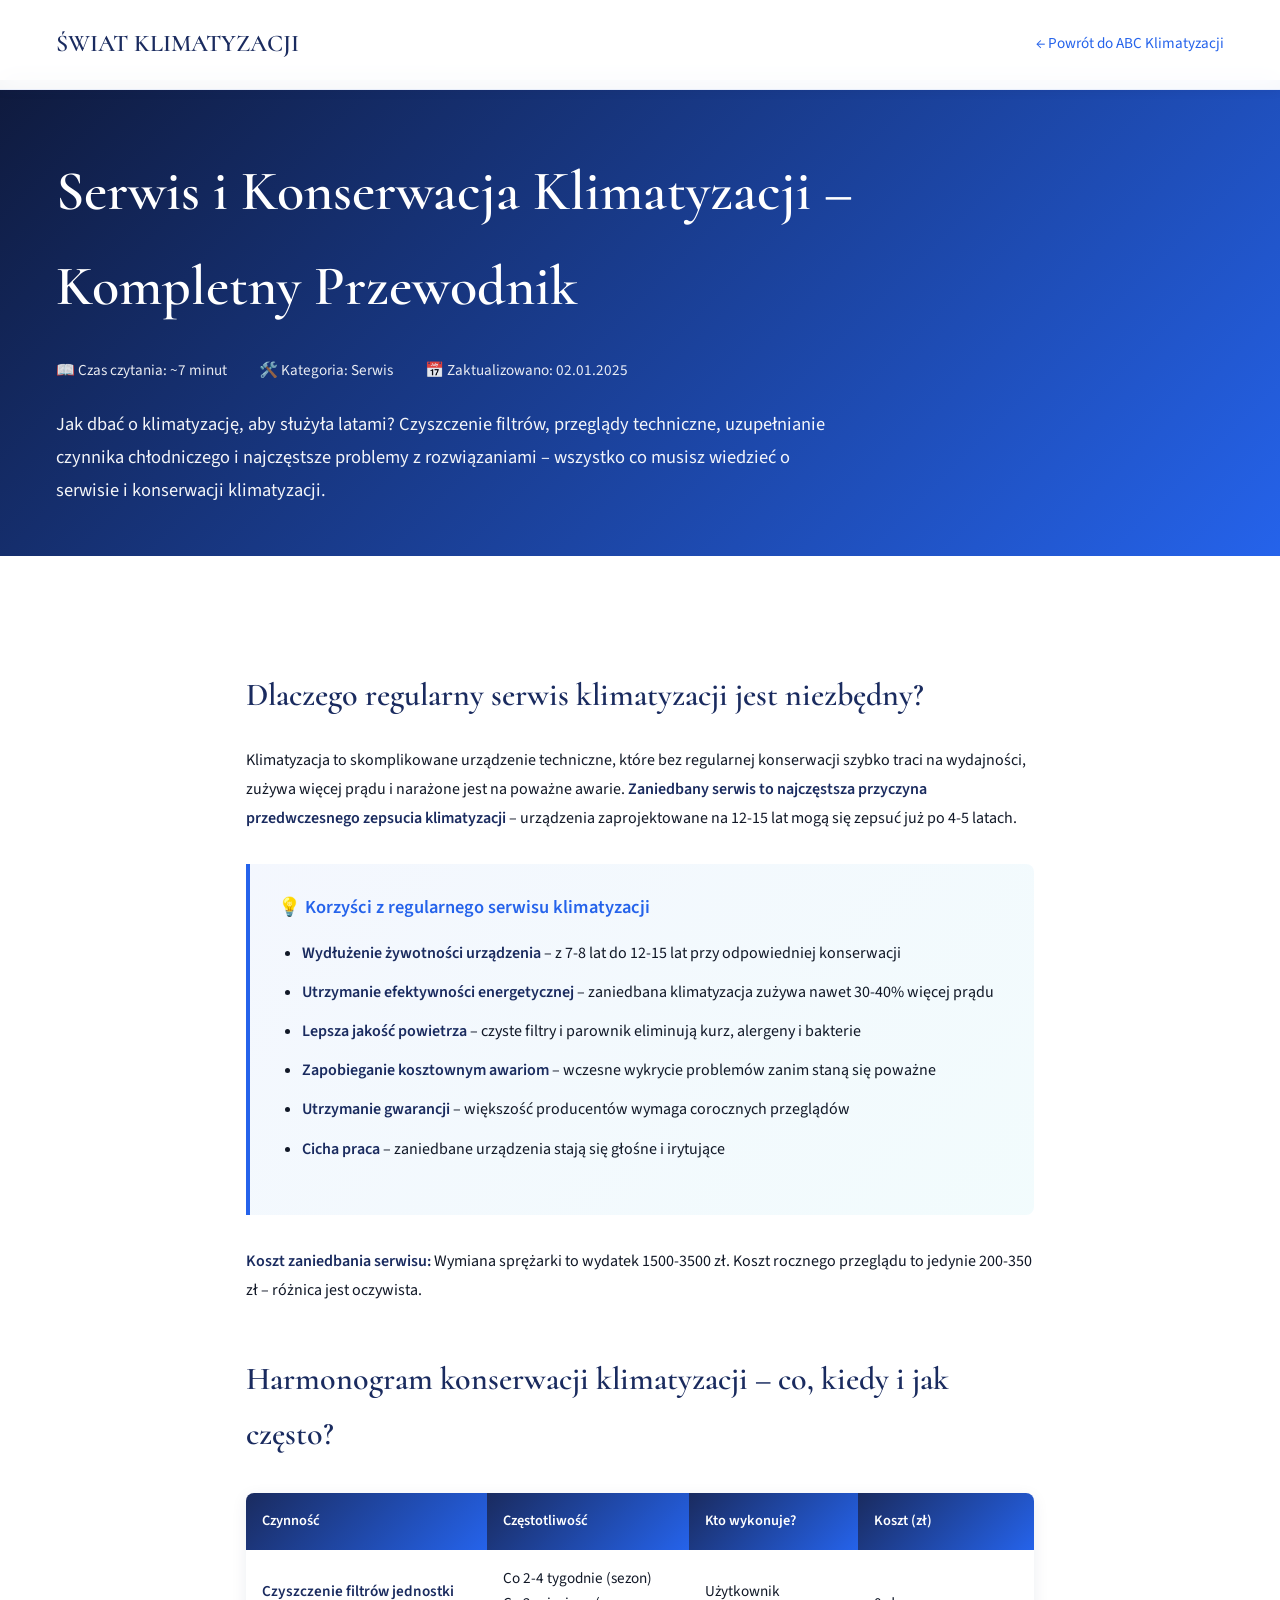
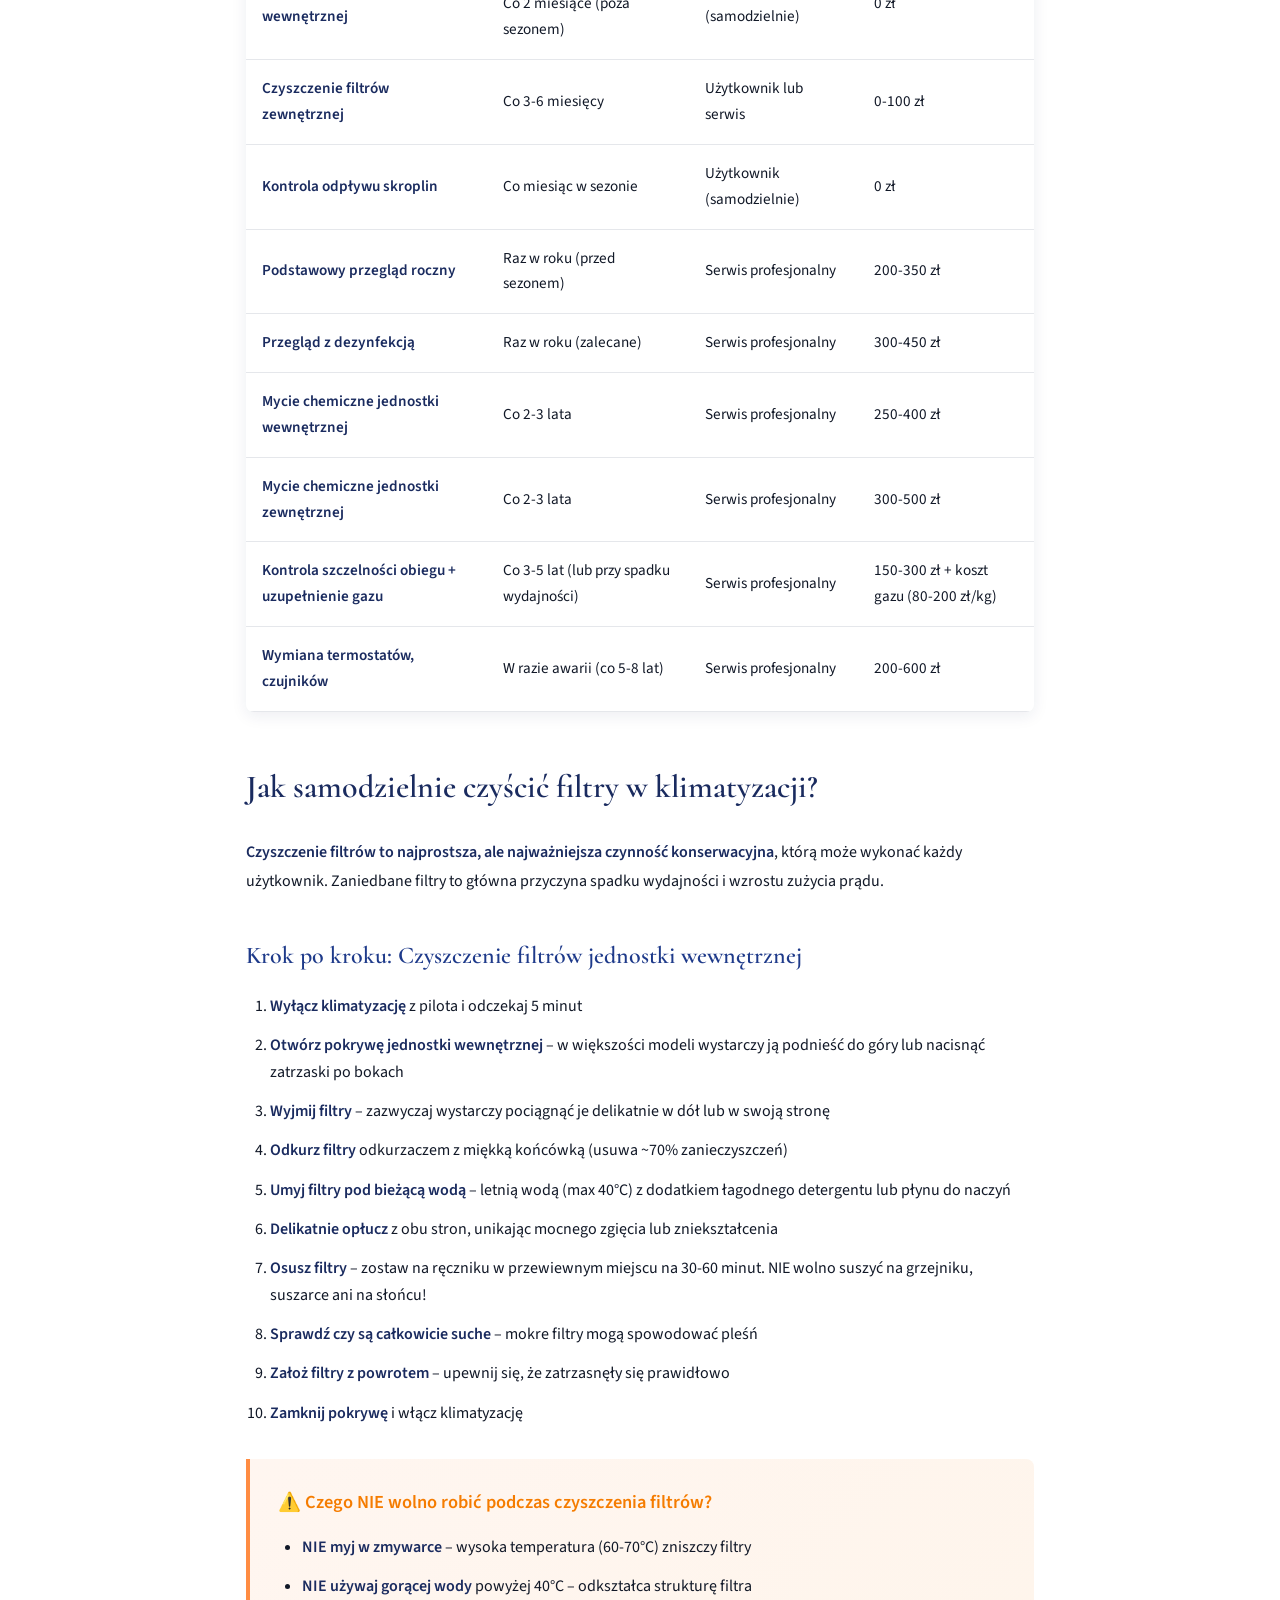
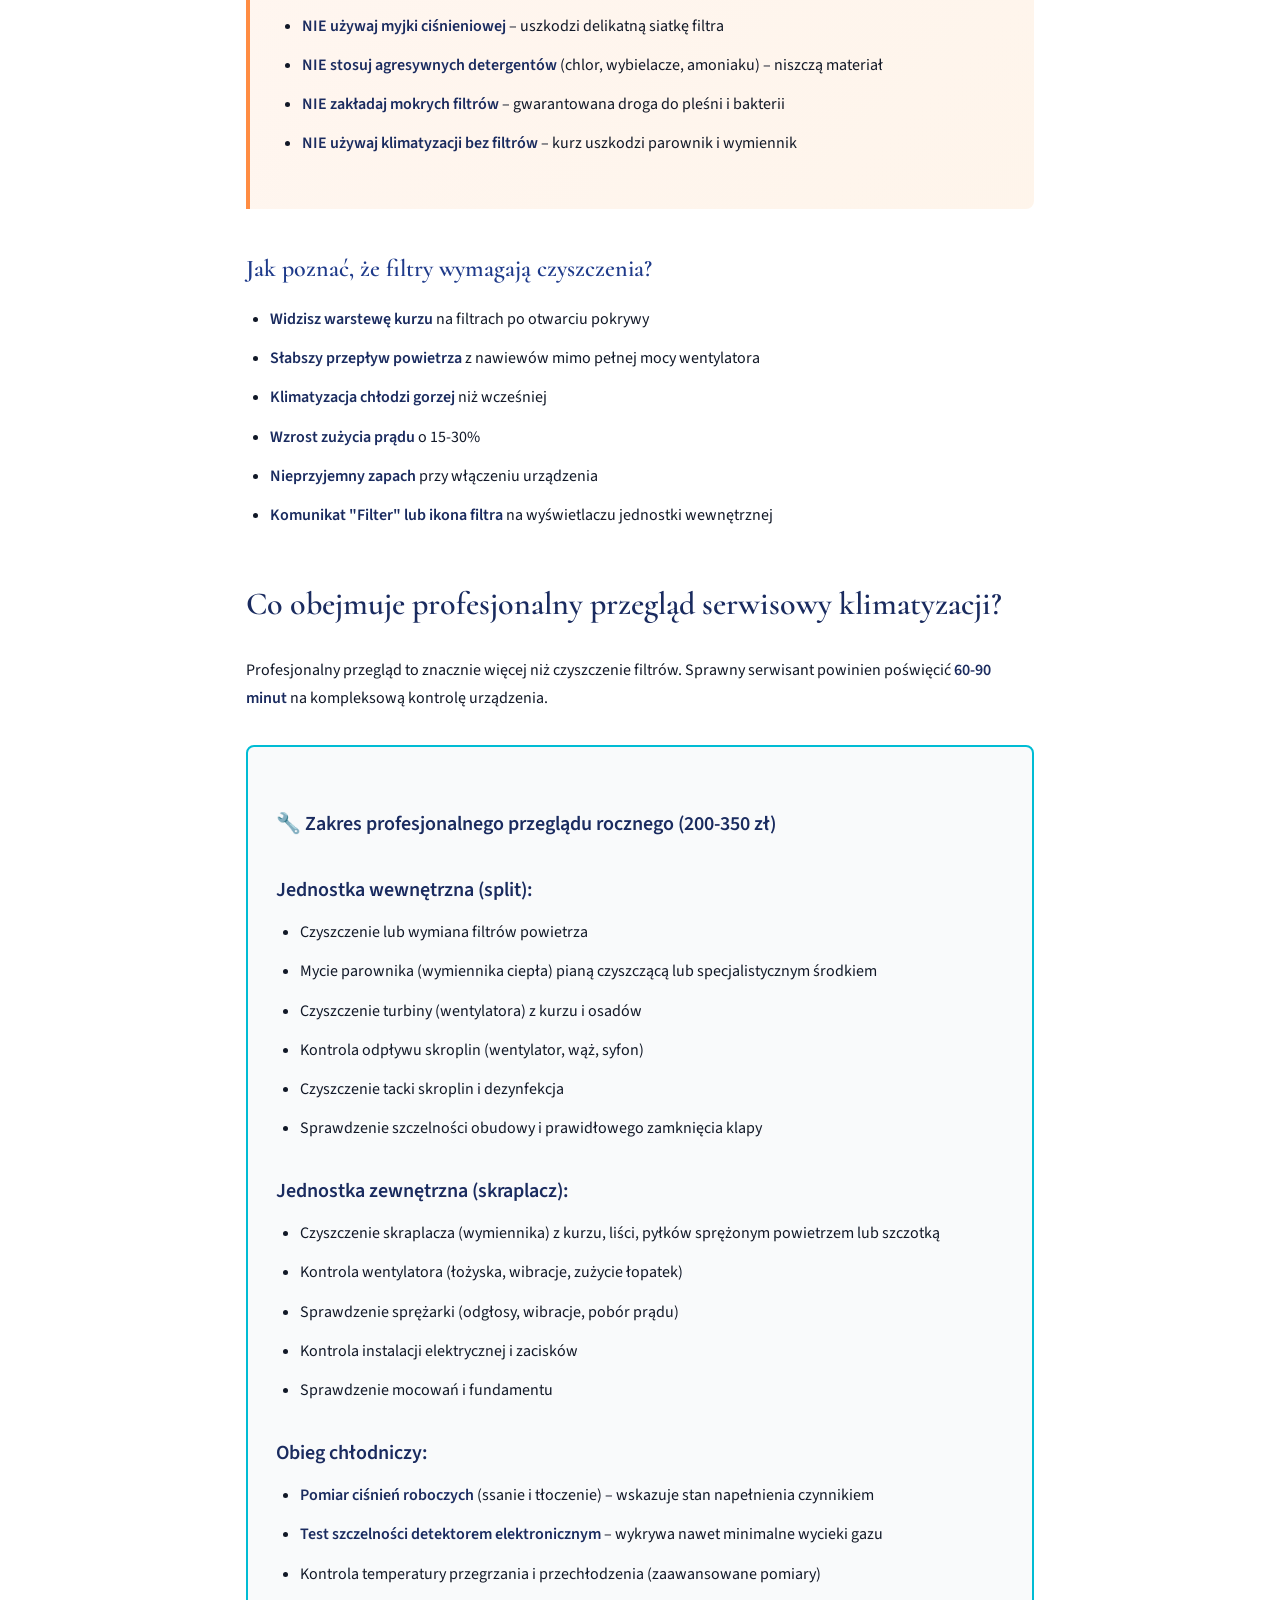
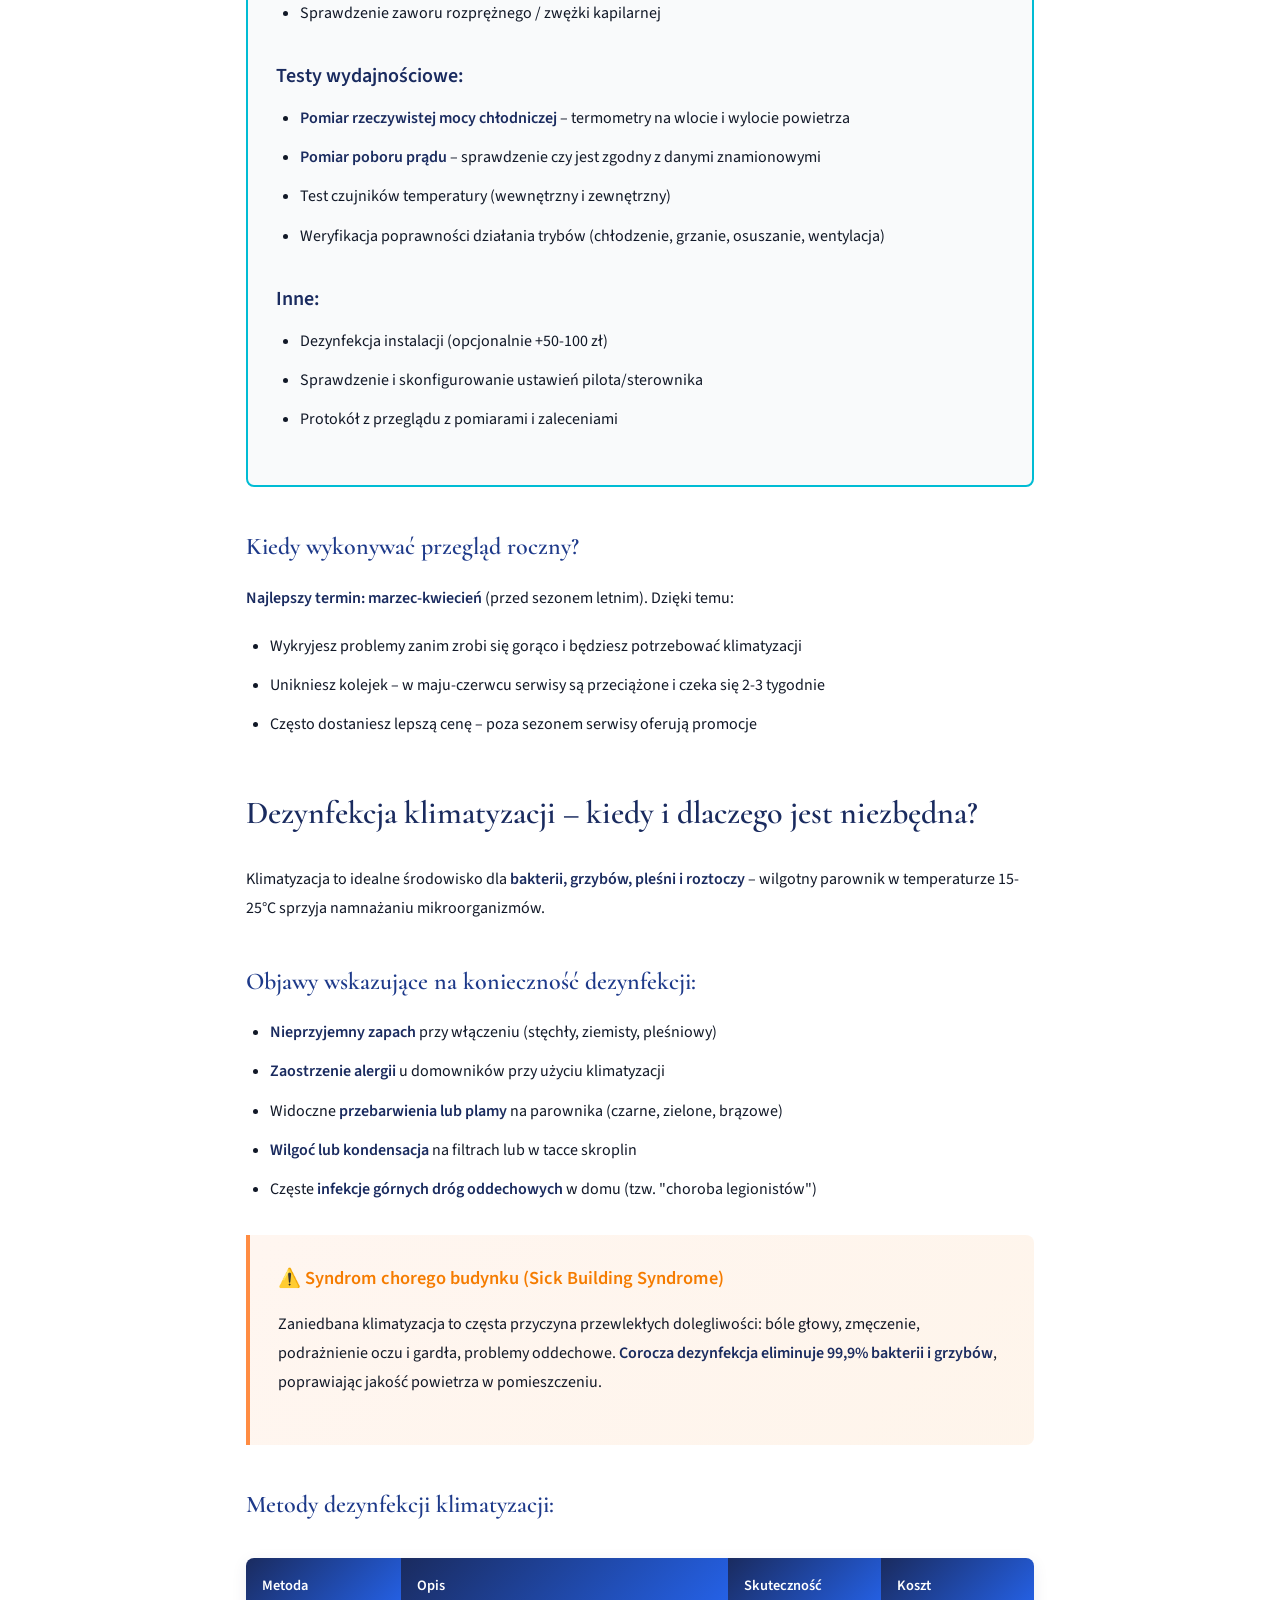
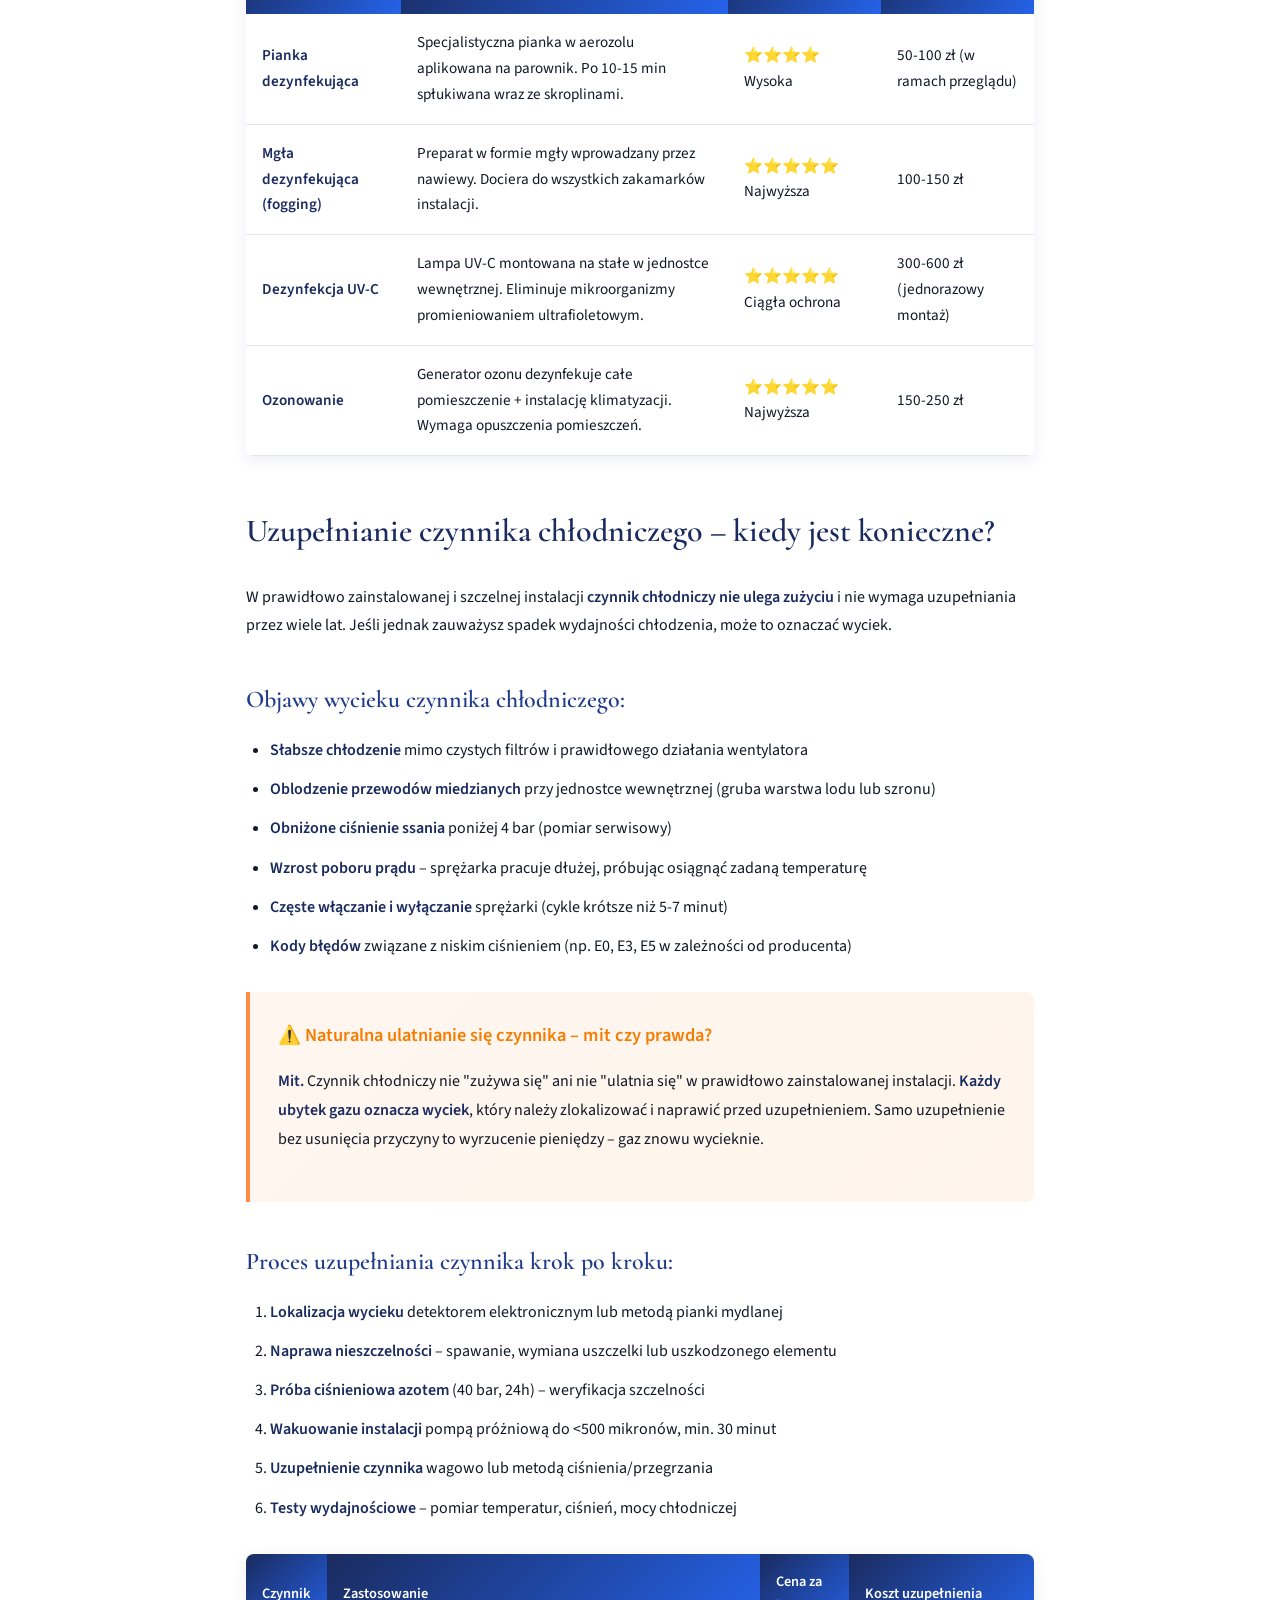
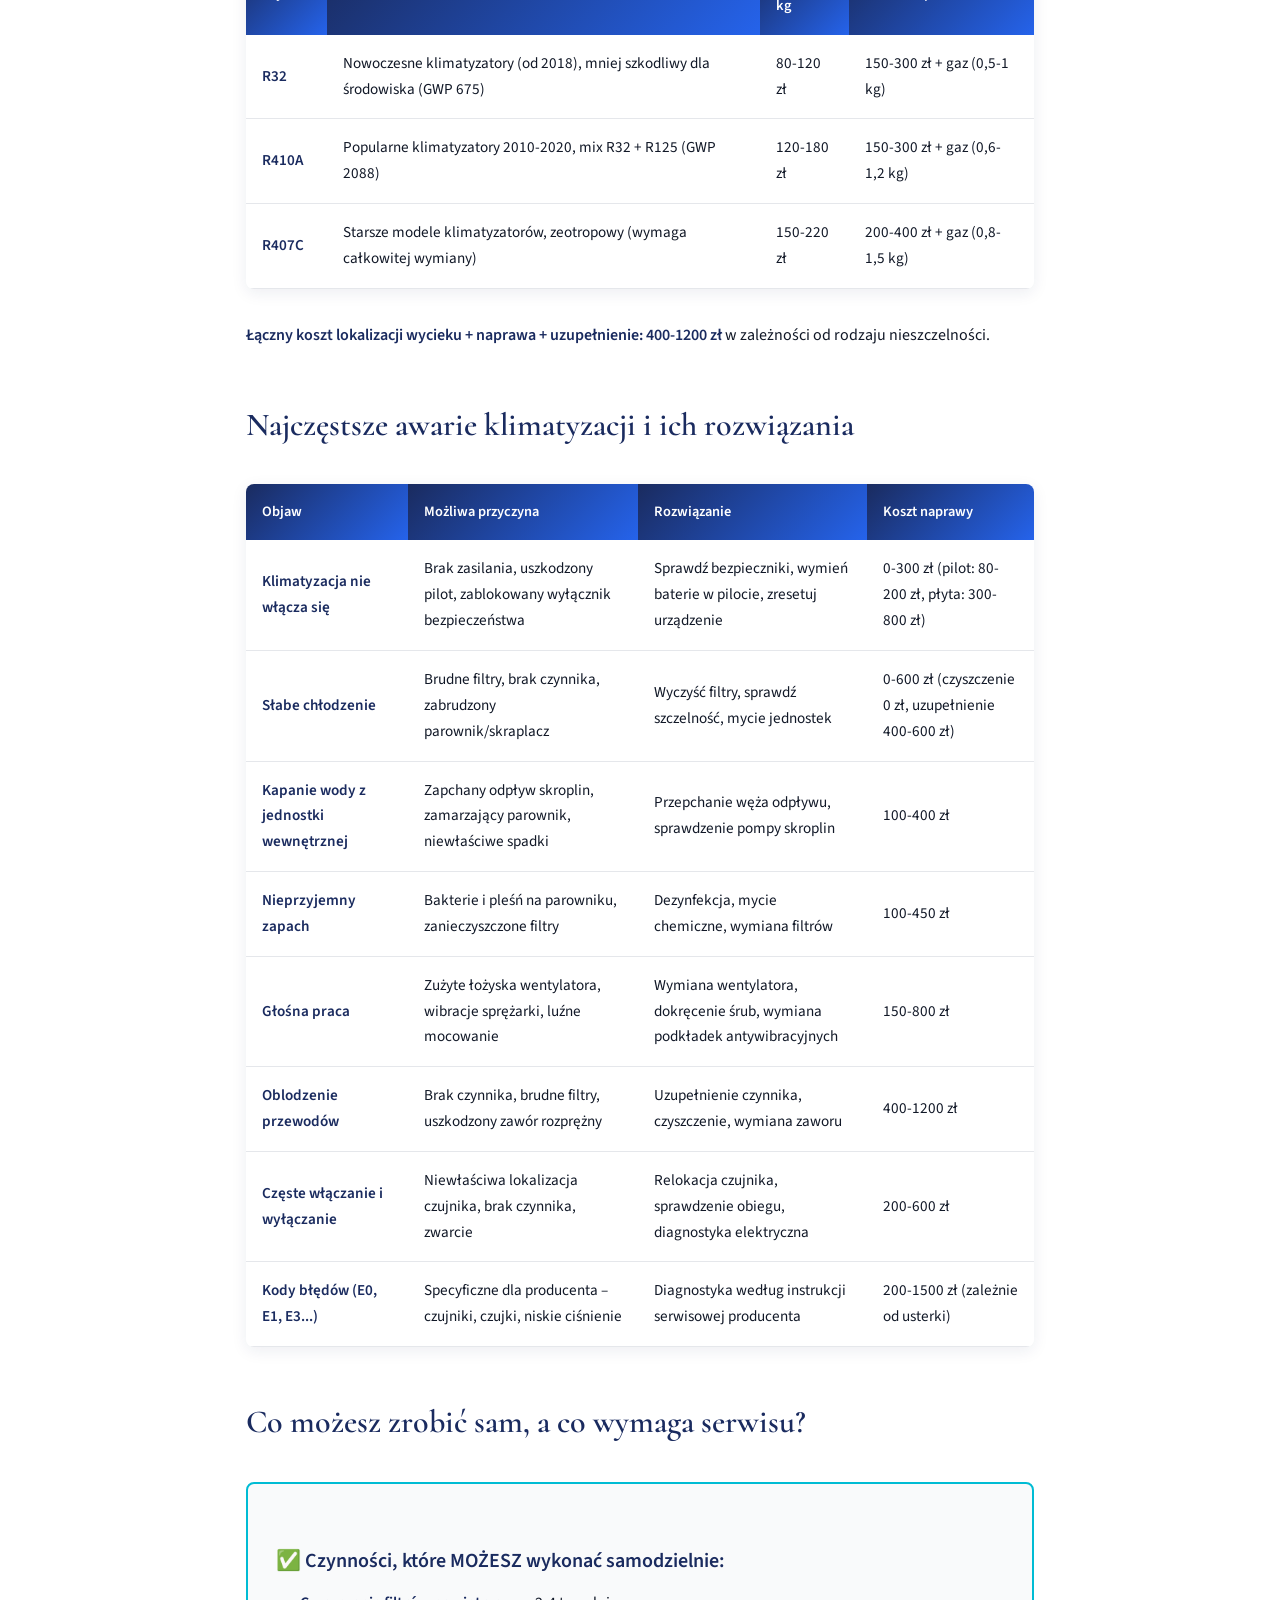
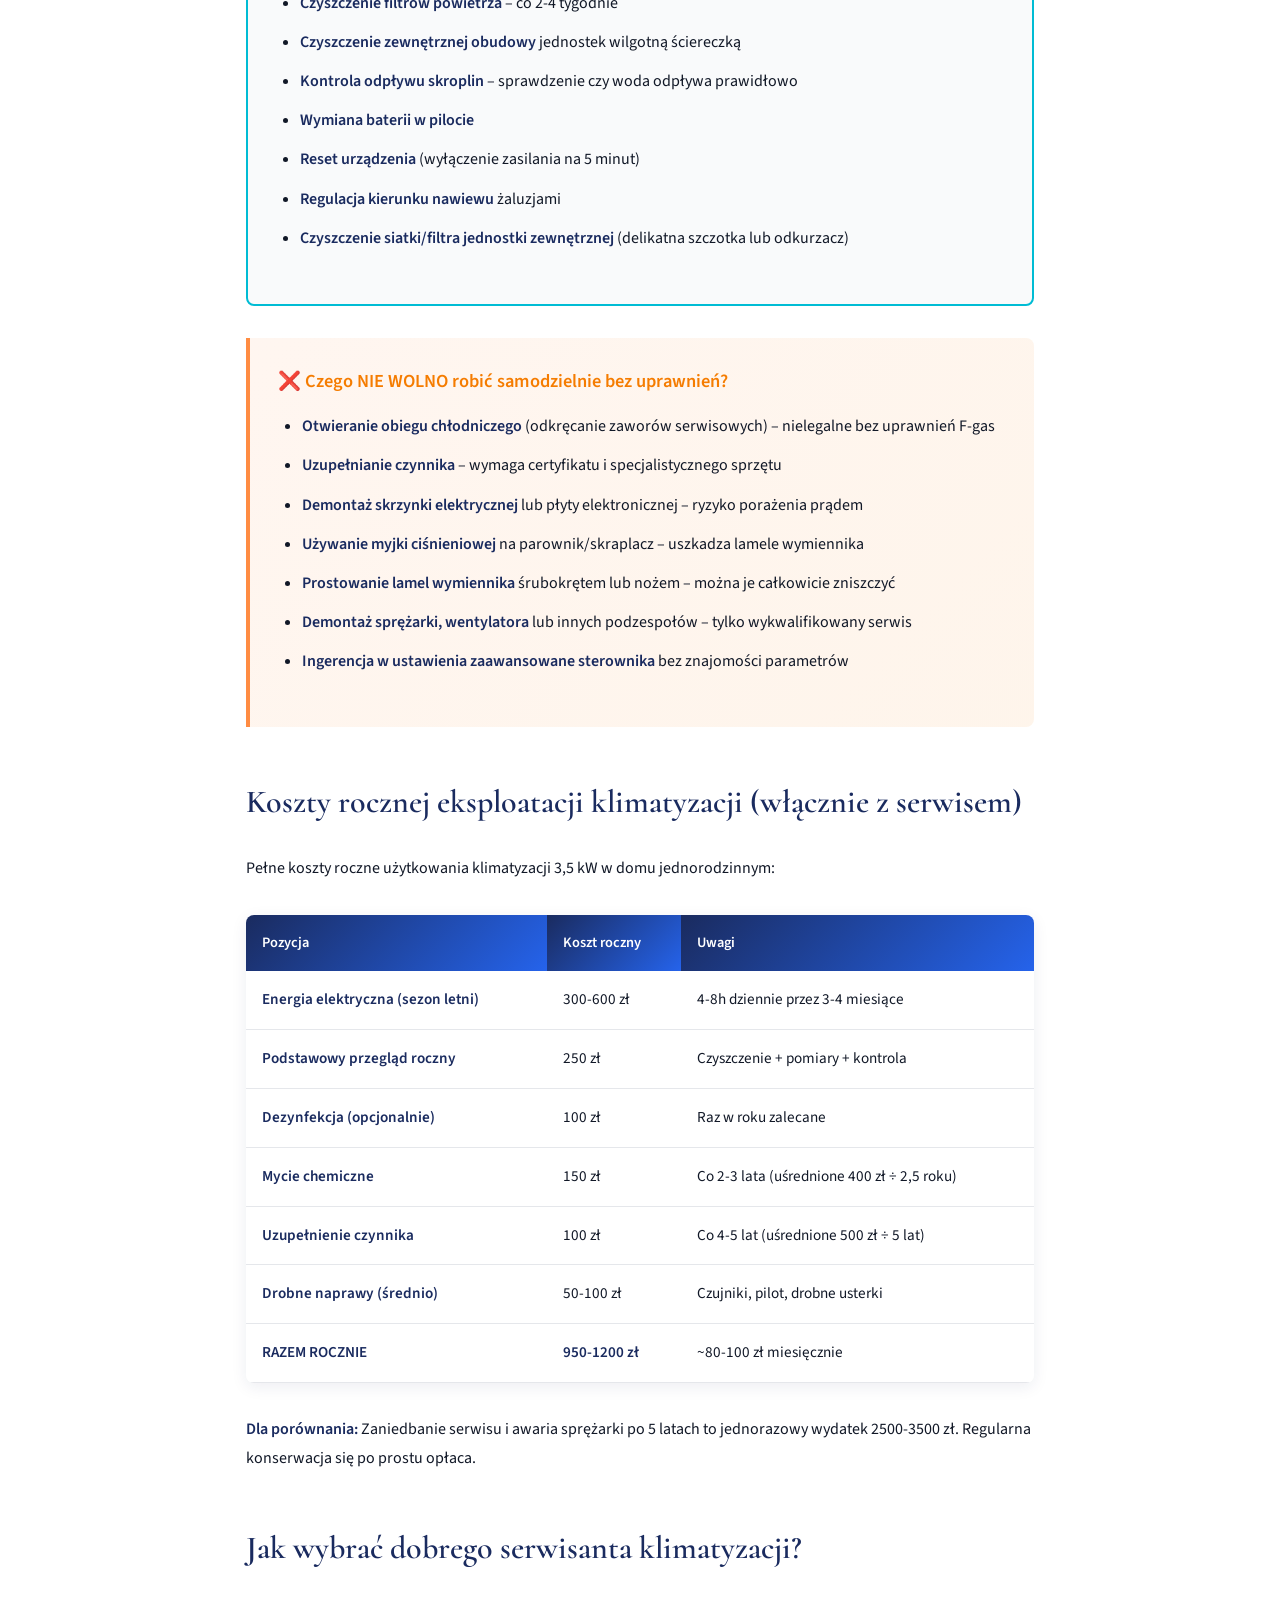
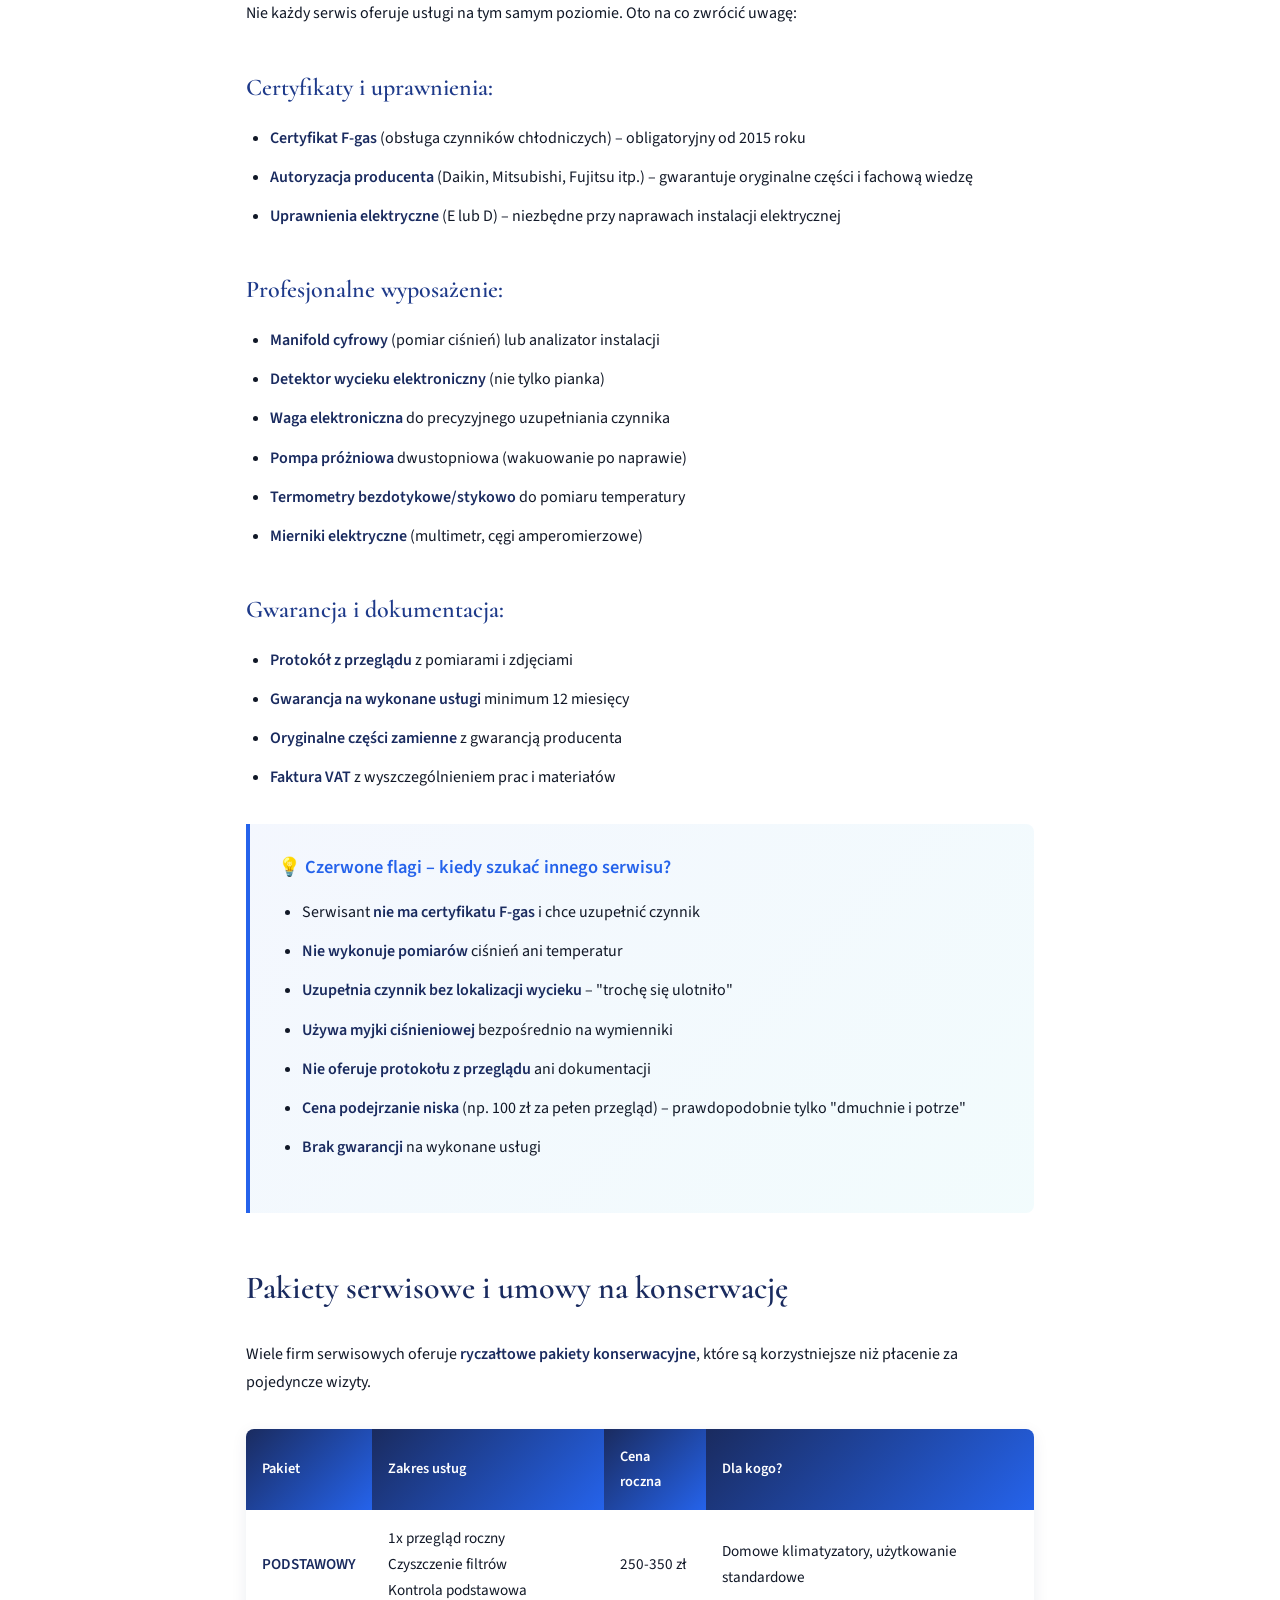
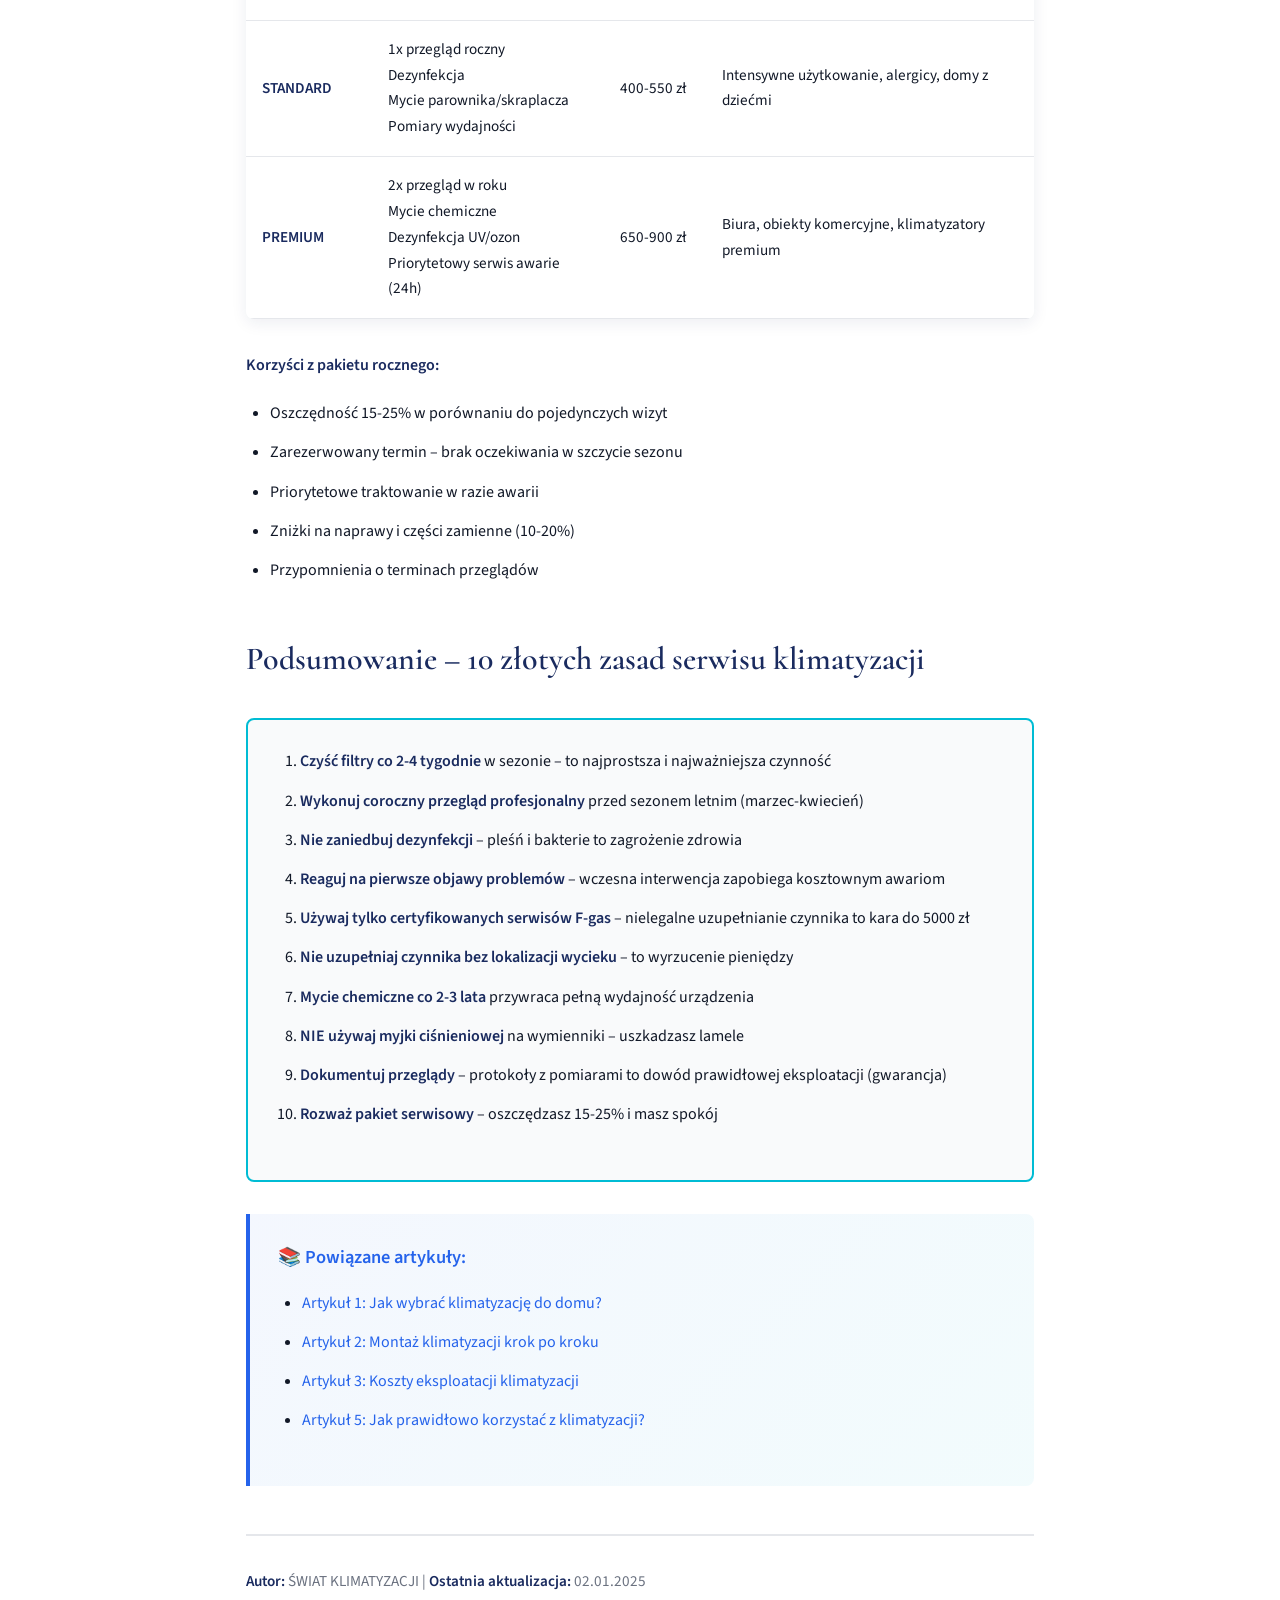
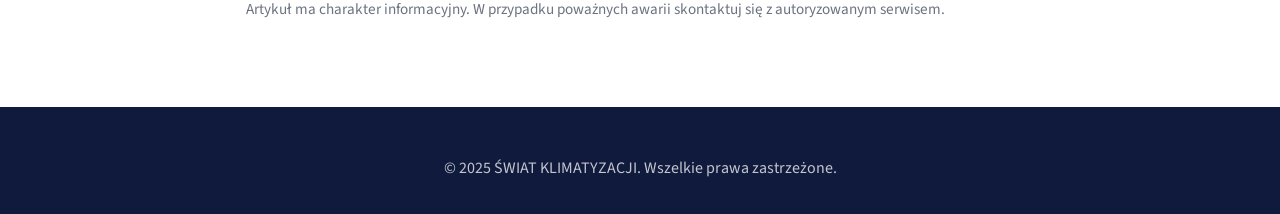
<file: artykul-4-serwis-konserwacja.html>
<!DOCTYPE html>
<html lang="pl">
<head>
    <meta charset="UTF-8">
    <meta name="viewport" content="width=device-width, initial-scale=1.0">
    <meta name="description" content="Serwis i konserwacja klimatyzacji - kompleksowy przewodnik. Czyszczenie filtrów, przeglądy techniczne, uzupełnianie czynnika, koszty serwisu i najczęstsze awarie z rozwiązaniami.">
    <meta name="keywords" content="serwis klimatyzacji, konserwacja klimatyzacji, czyszczenie filtrów, przegląd klimatyzacji, naprawa klimatyzacji, koszty serwisu, awarie klimatyzacji">
    <meta property="article:published_time" content="2025-01-02T10:00:00+01:00">
    <meta property="article:author" content="ŚWIAT KLIMATYZACJI">
    <meta property="article:section" content="Serwis i Konserwacja">
    <title>Serwis i Konserwacja Klimatyzacji – Kompletny Przewodnik 2025 | ŚWIAT KLIMATYZACJI</title>

    <!-- Fonts -->
    <link rel="preconnect" href="https://fonts.googleapis.com">
    <link rel="preconnect" href="https://fonts.gstatic.com" crossorigin>
    <link rel="preload" as="style" href="https://fonts.googleapis.com/css2?family=Cormorant:wght@500;600&family=Source+Sans+3:wght@400;500;600;700&display=swap" onload="this.onload=null;this.rel='stylesheet'">
    <noscript><link rel="stylesheet" href="https://fonts.googleapis.com/css2?family=Cormorant:wght@500;600&family=Source+Sans+3:wght@400;500;600;700&display=swap"></noscript>

    <!-- Schema.org Article for AI/LLM -->
    <script type="application/ld+json">
    {
        "@context": "https://schema.org",
        "@type": "Article",
        "headline": "Serwis i Konserwacja Klimatyzacji – Kompletny Przewodnik 2025",
        "description": "Jak dbać o klimatyzację, aby służyła latami? Czyszczenie filtrów, przeglądy techniczne, uzupełnianie czynnika i najczęstsze problemy z rozwiązaniami.",
        "author": {
            "@type": "Organization",
            "name": "ŚWIAT KLIMATYZACJI"
        },
        "publisher": {
            "@type": "Organization",
            "name": "ŚWIAT KLIMATYZACJI"
        },
        "datePublished": "2025-01-02",
        "dateModified": "2025-01-02",
        "mainEntityOfPage": {
            "@type": "WebPage"
        },
        "keywords": ["serwis klimatyzacji", "konserwacja", "czyszczenie filtrów", "przegląd techniczny", "naprawa klimatyzacji", "koszty serwisu"]
    }
    </script>

    <!-- Schema.org FAQ for AI Overviews -->
    <script type="application/ld+json">
    {
        "@context": "https://schema.org",
        "@type": "FAQPage",
        "mainEntity": [
            {
                "@type": "Question",
                "name": "Jak często czyścić filtry w klimatyzacji?",
                "acceptedAnswer": {
                    "@type": "Answer",
                    "text": "Filtry w jednostce wewnętrznej należy czyścić co 2-4 tygodnie podczas intensywnego użytkowania (sezon letni), co 4-6 tygodni przy umiarkowanym użytkowaniu, a minimum raz na 2 miesiące poza sezonem. W domach z alergią, zwierzętami lub kurzem zaleca się czyszczenie co 1-2 tygodnie."
                }
            },
            {
                "@type": "Question",
                "name": "Jak często robić przegląd techniczny klimatyzacji?",
                "acceptedAnswer": {
                    "@type": "Answer",
                    "text": "Przegląd techniczny klimatyzacji należy wykonywać raz w roku, najlepiej przed sezonem letnim (marzec-kwiecień). W obiektach komercyjnych zaleca się przeglądy co 6 miesięcy. Minimum to przegląd co 2 lata, ale częstsze przeglądy znacznie wydłużają żywotność urządzenia."
                }
            },
            {
                "@type": "Question",
                "name": "Ile kosztuje serwis klimatyzacji?",
                "acceptedAnswer": {
                    "@type": "Answer",
                    "text": "Podstawowy przegląd roczny kosztuje 200-350 zł i obejmuje czyszczenie, pomiary, kontrolę szczelności. Przegląd z dezynfekcją to 300-450 zł. Mycie chemiczne jednostki wewnętrznej: 250-400 zł, zewnętrznej: 300-500 zł. Uzupełnienie czynnika: 150-300 zł + koszt gazu (80-200 zł/kg). Naprawa usterek: od 200 zł."
                }
            },
            {
                "@type": "Question",
                "name": "Czy mogę sam czyścić klimatyzację?",
                "acceptedAnswer": {
                    "@type": "Answer",
                    "text": "Tak, możesz samodzielnie czyścić filtry powietrza i zewnętrzną obudowę jednostek. Wystarczy wyjąć filtry, odkurzyć lub umyć pod bieżącą wodą z łagodnym detergentem, wysuszyć i założyć z powrotem. NIE wolno samodzielnie: otwierać obiegu chłodniczego, demontować skrzynki elektrycznej, używać myjki ciśnieniowej na parownik/skraplacz, uzupełniać czynnika bez uprawnień."
                }
            },
            {
                "@type": "Question",
                "name": "Jak poznać, że klimatyzacja potrzebuje serwisu?",
                "acceptedAnswer": {
                    "@type": "Answer",
                    "text": "Sygnały alarmowe: słabsze chłodzenie mimo czystych filtrów, wzrost zużycia prądu o >20%, nietypowe odgłosy (świst, stukanie, bulgotanie), kapanie wody z jednostki wewnętrznej, nieprzyjemny zapach przy włączeniu, częste włączanie i wyłączanie, oblodzenie przewodów chłodniczych, kody błędów na wyświetlaczu. Każdy z tych objawów wymaga interwencji serwisu."
                }
            },
            {
                "@type": "Question",
                "name": "Co obejmuje profesjonalny przegląd klimatyzacji?",
                "acceptedAnswer": {
                    "@type": "Answer",
                    "text": "Profesjonalny przegląd obejmuje: czyszczenie lub wymianę filtrów, mycie parownika i skraplacza, kontrolę szczelności obiegu (detektor wycieków), pomiar ciśnień roboczych, pomiar mocy chłodniczej, kontrolę odpływu skroplin, sprawdzenie połączeń elektrycznych, pomiar poboru prądu, test czujników temperatury, kontrolę wentylatora i sprężarki, dezynfekcję instalacji, weryfikację ustawień sterownika. Czas: 60-90 minut."
                }
            }
        ]
    }
    </script>

    <style>
        :root {
            --color-navy-dark: #0f1a3d;
            --color-navy-primary: #1a2b5f;
            --color-primary-dark: #1e3a8a;
            --color-primary: #2563eb;
            --color-blue-bright: #00bcd4;
            --color-orange: #ff8c42;
            --color-orange-dark: #f57c00;
            --color-white: #ffffff;
            --color-gray-50: #f9fafb;
            --color-gray-100: #f3f4f6;
            --color-gray-200: #e5e7eb;
            --color-gray-600: #6b7280;
            --color-gray-900: #111827;
            --font-serif: 'Cormorant', Georgia, serif;
            --font-sans: 'Source Sans 3', sans-serif;
        }

        * {
            margin: 0;
            padding: 0;
            box-sizing: border-box;
        }

        body {
            font-family: var(--font-sans);
            line-height: 1.7;
            color: var(--color-gray-900);
            background-color: var(--color-white);
        }

        /* Header */
        .header {
            position: fixed;
            top: 0;
            left: 0;
            right: 0;
            z-index: 1000;
            background-color: rgba(255, 255, 255, 0.96);
            backdrop-filter: blur(12px);
            border-bottom: 1px solid rgba(37, 99, 235, 0.08);
            box-shadow: 0px 2px 8px rgba(26, 43, 95, 0.08);
        }

        .nav-container {
            max-width: 1340px;
            margin: 0 auto;
            display: flex;
            justify-content: space-between;
            align-items: center;
            padding: 1.5rem clamp(1.5rem, 5vw, 3.5rem);
        }

        .logo {
            font-family: var(--font-serif);
            font-size: 1.5rem;
            font-weight: 600;
            color: var(--color-navy-primary);
            text-decoration: none;
        }

        .back-link {
            color: var(--color-primary);
            text-decoration: none;
            font-size: 0.95rem;
            transition: color 0.2s;
        }

        .back-link:hover {
            color: var(--color-orange);
        }

        /* Hero */
        .hero {
            margin-top: 80px;
            padding: 4rem clamp(1.5rem, 5vw, 3.5rem) 3rem;
            background: linear-gradient(135deg, var(--color-navy-dark) 0%, var(--color-primary) 100%);
            color: var(--color-white);
        }

        .hero h1 {
            font-family: var(--font-serif);
            font-size: clamp(2.2rem, 5vw, 3.5rem);
            font-weight: 600;
            margin-bottom: 1.5rem;
            max-width: 900px;
        }

        .hero-meta {
            display: flex;
            gap: 2rem;
            flex-wrap: wrap;
            font-size: 0.95rem;
            opacity: 0.9;
            margin-bottom: 1.5rem;
        }

        .hero p {
            font-size: 1.15rem;
            max-width: 800px;
            opacity: 0.95;
            line-height: 1.8;
        }

        /* Article Content */
        .article {
            max-width: 900px;
            margin: 0 auto;
            padding: 4rem clamp(1.5rem, 5vw, 3.5rem);
        }

        .article h2 {
            font-family: var(--font-serif);
            font-size: 2rem;
            color: var(--color-navy-primary);
            margin-top: 3rem;
            margin-bottom: 1.5rem;
            font-weight: 600;
        }

        .article h3 {
            font-family: var(--font-serif);
            font-size: 1.5rem;
            color: var(--color-primary-dark);
            margin-top: 2.5rem;
            margin-bottom: 1rem;
            font-weight: 600;
        }

        .article h4 {
            font-size: 1.25rem;
            color: var(--color-navy-primary);
            margin-top: 2rem;
            margin-bottom: 0.75rem;
            font-weight: 600;
        }

        .article p {
            margin-bottom: 1.25rem;
            line-height: 1.8;
        }

        .article ul, .article ol {
            margin-bottom: 1.5rem;
            padding-left: 1.5rem;
        }

        .article li {
            margin-bottom: 0.75rem;
            line-height: 1.7;
        }

        .article strong {
            color: var(--color-navy-primary);
            font-weight: 600;
        }

        /* Info Boxes */
        .info-box {
            background: linear-gradient(135deg, rgba(37, 99, 235, 0.05) 0%, rgba(0, 188, 212, 0.05) 100%);
            border-left: 4px solid var(--color-primary);
            padding: 1.75rem;
            margin: 2rem 0;
            border-radius: 0 8px 8px 0;
        }

        .info-box h4 {
            color: var(--color-primary);
            margin-top: 0;
            margin-bottom: 1rem;
            font-size: 1.15rem;
        }

        .warning-box {
            background: linear-gradient(135deg, rgba(255, 140, 66, 0.08) 0%, rgba(245, 124, 0, 0.08) 100%);
            border-left: 4px solid var(--color-orange);
            padding: 1.75rem;
            margin: 2rem 0;
            border-radius: 0 8px 8px 0;
        }

        .warning-box h4 {
            color: var(--color-orange-dark);
            margin-top: 0;
            margin-bottom: 1rem;
            font-size: 1.15rem;
        }

        .highlight-box {
            background: var(--color-gray-50);
            border: 2px solid var(--color-blue-bright);
            padding: 1.75rem;
            margin: 2rem 0;
            border-radius: 8px;
        }

        /* Tables */
        .table-wrapper {
            overflow-x: auto;
            margin: 2rem 0;
            border-radius: 8px;
            box-shadow: 0px 4px 16px rgba(26, 43, 95, 0.08);
        }

        table {
            width: 100%;
            border-collapse: collapse;
            background: var(--color-white);
            font-size: 0.95rem;
        }

        th {
            background: linear-gradient(135deg, var(--color-navy-primary) 0%, var(--color-primary) 100%);
            color: var(--color-white);
            padding: 1rem;
            text-align: left;
            font-weight: 600;
            font-size: 0.9rem;
        }

        td {
            padding: 1rem;
            border-bottom: 1px solid var(--color-gray-200);
        }

        tr:hover {
            background-color: rgba(37, 99, 235, 0.03);
        }

        /* Footer */
        .footer {
            background-color: var(--color-navy-dark);
            color: rgba(255, 255, 255, 0.75);
            padding: 3rem clamp(1.5rem, 5vw, 3.5rem) 2rem;
            text-align: center;
        }

        @media (max-width: 768px) {
            .hero h1 {
                font-size: 2rem;
            }

            .article h2 {
                font-size: 1.75rem;
            }

            .table-wrapper {
                font-size: 0.85rem;
            }

            th, td {
                padding: 0.75rem 0.5rem;
            }
        }
    </style>
</head>
<body>
    <!-- HEADER -->
    <header class="header">
        <nav class="nav-container">
            <a href="index.html" class="logo">ŚWIAT KLIMATYZACJI</a>
            <a href="abc-klimatyzacji.html" class="back-link">← Powrót do ABC Klimatyzacji</a>
        </nav>
    </header>

    <!-- HERO -->
    <section class="hero">
        <h1>Serwis i Konserwacja Klimatyzacji – Kompletny Przewodnik</h1>
        <div class="hero-meta">
            <span>📖 Czas czytania: ~7 minut</span>
            <span>🛠️ Kategoria: Serwis</span>
            <span>📅 Zaktualizowano: 02.01.2025</span>
        </div>
        <p>Jak dbać o klimatyzację, aby służyła latami? Czyszczenie filtrów, przeglądy techniczne, uzupełnianie czynnika chłodniczego i najczęstsze problemy z rozwiązaniami – wszystko co musisz wiedzieć o serwisie i konserwacji klimatyzacji.</p>
    </section>

    <!-- ARTICLE -->
    <article class="article">
        <h2>Dlaczego regularny serwis klimatyzacji jest niezbędny?</h2>

        <p>Klimatyzacja to skomplikowane urządzenie techniczne, które bez regularnej konserwacji szybko traci na wydajności, zużywa więcej prądu i narażone jest na poważne awarie. <strong>Zaniedbany serwis to najczęstsza przyczyna przedwczesnego zepsucia klimatyzacji</strong> – urządzenia zaprojektowane na 12-15 lat mogą się zepsuć już po 4-5 latach.</p>

        <div class="info-box">
            <h4>💡 Korzyści z regularnego serwisu klimatyzacji</h4>
            <ul>
                <li><strong>Wydłużenie żywotności urządzenia</strong> – z 7-8 lat do 12-15 lat przy odpowiedniej konserwacji</li>
                <li><strong>Utrzymanie efektywności energetycznej</strong> – zaniedbana klimatyzacja zużywa nawet 30-40% więcej prądu</li>
                <li><strong>Lepsza jakość powietrza</strong> – czyste filtry i parownik eliminują kurz, alergeny i bakterie</li>
                <li><strong>Zapobieganie kosztownym awariom</strong> – wczesne wykrycie problemów zanim staną się poważne</li>
                <li><strong>Utrzymanie gwarancji</strong> – większość producentów wymaga corocznych przeglądów</li>
                <li><strong>Cicha praca</strong> – zaniedbane urządzenia stają się głośne i irytujące</li>
            </ul>
        </div>

        <p><strong>Koszt zaniedbania serwisu:</strong> Wymiana sprężarki to wydatek 1500-3500 zł. Koszt rocznego przeglądu to jedynie 200-350 zł – różnica jest oczywista.</p>

        <h2>Harmonogram konserwacji klimatyzacji – co, kiedy i jak często?</h2>

        <div class="table-wrapper">
            <table>
                <thead>
                    <tr>
                        <th>Czynność</th>
                        <th>Częstotliwość</th>
                        <th>Kto wykonuje?</th>
                        <th>Koszt (zł)</th>
                    </tr>
                </thead>
                <tbody>
                    <tr>
                        <td><strong>Czyszczenie filtrów jednostki wewnętrznej</strong></td>
                        <td>Co 2-4 tygodnie (sezon)<br>Co 2 miesiące (poza sezonem)</td>
                        <td>Użytkownik (samodzielnie)</td>
                        <td>0 zł</td>
                    </tr>
                    <tr>
                        <td><strong>Czyszczenie filtrów zewnętrznej</strong></td>
                        <td>Co 3-6 miesięcy</td>
                        <td>Użytkownik lub serwis</td>
                        <td>0-100 zł</td>
                    </tr>
                    <tr>
                        <td><strong>Kontrola odpływu skroplin</strong></td>
                        <td>Co miesiąc w sezonie</td>
                        <td>Użytkownik (samodzielnie)</td>
                        <td>0 zł</td>
                    </tr>
                    <tr>
                        <td><strong>Podstawowy przegląd roczny</strong></td>
                        <td>Raz w roku (przed sezonem)</td>
                        <td>Serwis profesjonalny</td>
                        <td>200-350 zł</td>
                    </tr>
                    <tr>
                        <td><strong>Przegląd z dezynfekcją</strong></td>
                        <td>Raz w roku (zalecane)</td>
                        <td>Serwis profesjonalny</td>
                        <td>300-450 zł</td>
                    </tr>
                    <tr>
                        <td><strong>Mycie chemiczne jednostki wewnętrznej</strong></td>
                        <td>Co 2-3 lata</td>
                        <td>Serwis profesjonalny</td>
                        <td>250-400 zł</td>
                    </tr>
                    <tr>
                        <td><strong>Mycie chemiczne jednostki zewnętrznej</strong></td>
                        <td>Co 2-3 lata</td>
                        <td>Serwis profesjonalny</td>
                        <td>300-500 zł</td>
                    </tr>
                    <tr>
                        <td><strong>Kontrola szczelności obiegu + uzupełnienie gazu</strong></td>
                        <td>Co 3-5 lat (lub przy spadku wydajności)</td>
                        <td>Serwis profesjonalny</td>
                        <td>150-300 zł + koszt gazu (80-200 zł/kg)</td>
                    </tr>
                    <tr>
                        <td><strong>Wymiana termostatów, czujników</strong></td>
                        <td>W razie awarii (co 5-8 lat)</td>
                        <td>Serwis profesjonalny</td>
                        <td>200-600 zł</td>
                    </tr>
                </tbody>
            </table>
        </div>

        <h2>Jak samodzielnie czyścić filtry w klimatyzacji?</h2>

        <p><strong>Czyszczenie filtrów to najprostsza, ale najważniejsza czynność konserwacyjna</strong>, którą może wykonać każdy użytkownik. Zaniedbane filtry to główna przyczyna spadku wydajności i wzrostu zużycia prądu.</p>

        <h3>Krok po kroku: Czyszczenie filtrów jednostki wewnętrznej</h3>

        <ol>
            <li><strong>Wyłącz klimatyzację</strong> z pilota i odczekaj 5 minut</li>
            <li><strong>Otwórz pokrywę jednostki wewnętrznej</strong> – w większości modeli wystarczy ją podnieść do góry lub nacisnąć zatrzaski po bokach</li>
            <li><strong>Wyjmij filtry</strong> – zazwyczaj wystarczy pociągnąć je delikatnie w dół lub w swoją stronę</li>
            <li><strong>Odkurz filtry</strong> odkurzaczem z miękką końcówką (usuwa ~70% zanieczyszczeń)</li>
            <li><strong>Umyj filtry pod bieżącą wodą</strong> – letnią wodą (max 40°C) z dodatkiem łagodnego detergentu lub płynu do naczyń</li>
            <li><strong>Delikatnie opłucz</strong> z obu stron, unikając mocnego zgięcia lub zniekształcenia</li>
            <li><strong>Osusz filtry</strong> – zostaw na ręczniku w przewiewnym miejscu na 30-60 minut. NIE wolno suszyć na grzejniku, suszarce ani na słońcu!</li>
            <li><strong>Sprawdź czy są całkowicie suche</strong> – mokre filtry mogą spowodować pleśń</li>
            <li><strong>Założ filtry z powrotem</strong> – upewnij się, że zatrzasnęły się prawidłowo</li>
            <li><strong>Zamknij pokrywę</strong> i włącz klimatyzację</li>
        </ol>

        <div class="warning-box">
            <h4>⚠️ Czego NIE wolno robić podczas czyszczenia filtrów?</h4>
            <ul>
                <li><strong>NIE myj w zmywarce</strong> – wysoka temperatura (60-70°C) zniszczy filtry</li>
                <li><strong>NIE używaj gorącej wody</strong> powyżej 40°C – odkształca strukturę filtra</li>
                <li><strong>NIE używaj myjki ciśnieniowej</strong> – uszkodzi delikatną siatkę filtra</li>
                <li><strong>NIE stosuj agresywnych detergentów</strong> (chlor, wybielacze, amoniaku) – niszczą materiał</li>
                <li><strong>NIE zakładaj mokrych filtrów</strong> – gwarantowana droga do pleśni i bakterii</li>
                <li><strong>NIE używaj klimatyzacji bez filtrów</strong> – kurz uszkodzi parownik i wymiennik</li>
            </ul>
        </div>

        <h3>Jak poznać, że filtry wymagają czyszczenia?</h3>

        <ul>
            <li><strong>Widzisz warstewę kurzu</strong> na filtrach po otwarciu pokrywy</li>
            <li><strong>Słabszy przepływ powietrza</strong> z nawiewów mimo pełnej mocy wentylatora</li>
            <li><strong>Klimatyzacja chłodzi gorzej</strong> niż wcześniej</li>
            <li><strong>Wzrost zużycia prądu</strong> o 15-30%</li>
            <li><strong>Nieprzyjemny zapach</strong> przy włączeniu urządzenia</li>
            <li><strong>Komunikat "Filter" lub ikona filtra</strong> na wyświetlaczu jednostki wewnętrznej</li>
        </ul>

        <h2>Co obejmuje profesjonalny przegląd serwisowy klimatyzacji?</h2>

        <p>Profesjonalny przegląd to znacznie więcej niż czyszczenie filtrów. Sprawny serwisant powinien poświęcić <strong>60-90 minut</strong> na kompleksową kontrolę urządzenia.</p>

        <div class="highlight-box">
            <h4>🔧 Zakres profesjonalnego przeglądu rocznego (200-350 zł)</h4>

            <h4>Jednostka wewnętrzna (split):</h4>
            <ul>
                <li>Czyszczenie lub wymiana filtrów powietrza</li>
                <li>Mycie parownika (wymiennika ciepła) pianą czyszczącą lub specjalistycznym środkiem</li>
                <li>Czyszczenie turbiny (wentylatora) z kurzu i osadów</li>
                <li>Kontrola odpływu skroplin (wentylator, wąż, syfon)</li>
                <li>Czyszczenie tacki skroplin i dezynfekcja</li>
                <li>Sprawdzenie szczelności obudowy i prawidłowego zamknięcia klapy</li>
            </ul>

            <h4>Jednostka zewnętrzna (skraplacz):</h4>
            <ul>
                <li>Czyszczenie skraplacza (wymiennika) z kurzu, liści, pyłków sprężonym powietrzem lub szczotką</li>
                <li>Kontrola wentylatora (łożyska, wibracje, zużycie łopatek)</li>
                <li>Sprawdzenie sprężarki (odgłosy, wibracje, pobór prądu)</li>
                <li>Kontrola instalacji elektrycznej i zacisków</li>
                <li>Sprawdzenie mocowań i fundamentu</li>
            </ul>

            <h4>Obieg chłodniczy:</h4>
            <ul>
                <li><strong>Pomiar ciśnień roboczych</strong> (ssanie i tłoczenie) – wskazuje stan napełnienia czynnikiem</li>
                <li><strong>Test szczelności detektorem elektronicznym</strong> – wykrywa nawet minimalne wycieki gazu</li>
                <li>Kontrola temperatury przegrzania i przechłodzenia (zaawansowane pomiary)</li>
                <li>Sprawdzenie zaworu rozprężnego / zwężki kapilarnej</li>
            </ul>

            <h4>Testy wydajnościowe:</h4>
            <ul>
                <li><strong>Pomiar rzeczywistej mocy chłodniczej</strong> – termometry na wlocie i wylocie powietrza</li>
                <li><strong>Pomiar poboru prądu</strong> – sprawdzenie czy jest zgodny z danymi znamionowymi</li>
                <li>Test czujników temperatury (wewnętrzny i zewnętrzny)</li>
                <li>Weryfikacja poprawności działania trybów (chłodzenie, grzanie, osuszanie, wentylacja)</li>
            </ul>

            <h4>Inne:</h4>
            <ul>
                <li>Dezynfekcja instalacji (opcjonalnie +50-100 zł)</li>
                <li>Sprawdzenie i skonfigurowanie ustawień pilota/sterownika</li>
                <li>Protokół z przeglądu z pomiarami i zaleceniami</li>
            </ul>
        </div>

        <h3>Kiedy wykonywać przegląd roczny?</h3>

        <p><strong>Najlepszy termin: marzec-kwiecień</strong> (przed sezonem letnim). Dzięki temu:</p>
        <ul>
            <li>Wykryjesz problemy zanim zrobi się gorąco i będziesz potrzebować klimatyzacji</li>
            <li>Unikniesz kolejek – w maju-czerwcu serwisy są przeciążone i czeka się 2-3 tygodnie</li>
            <li>Często dostaniesz lepszą cenę – poza sezonem serwisy oferują promocje</li>
        </ul>

        <h2>Dezynfekcja klimatyzacji – kiedy i dlaczego jest niezbędna?</h2>

        <p>Klimatyzacja to idealne środowisko dla <strong>bakterii, grzybów, pleśni i roztoczy</strong> – wilgotny parownik w temperaturze 15-25°C sprzyja namnażaniu mikroorganizmów.</p>

        <h3>Objawy wskazujące na konieczność dezynfekcji:</h3>

        <ul>
            <li><strong>Nieprzyjemny zapach</strong> przy włączeniu (stęchły, ziemisty, pleśniowy)</li>
            <li><strong>Zaostrzenie alergii</strong> u domowników przy użyciu klimatyzacji</li>
            <li>Widoczne <strong>przebarwienia lub plamy</strong> na parownika (czarne, zielone, brązowe)</li>
            <li><strong>Wilgoć lub kondensacja</strong> na filtrach lub w tacce skroplin</li>
            <li>Częste <strong>infekcje górnych dróg oddechowych</strong> w domu (tzw. "choroba legionistów")</li>
        </ul>

        <div class="warning-box">
            <h4>⚠️ Syndrom chorego budynku (Sick Building Syndrome)</h4>
            <p>Zaniedbana klimatyzacja to częsta przyczyna przewlekłych dolegliwości: bóle głowy, zmęczenie, podrażnienie oczu i gardła, problemy oddechowe. <strong>Corocza dezynfekcja eliminuje 99,9% bakterii i grzybów</strong>, poprawiając jakość powietrza w pomieszczeniu.</p>
        </div>

        <h3>Metody dezynfekcji klimatyzacji:</h3>

        <div class="table-wrapper">
            <table>
                <thead>
                    <tr>
                        <th>Metoda</th>
                        <th>Opis</th>
                        <th>Skuteczność</th>
                        <th>Koszt</th>
                    </tr>
                </thead>
                <tbody>
                    <tr>
                        <td><strong>Pianka dezynfekująca</strong></td>
                        <td>Specjalistyczna pianka w aerozolu aplikowana na parownik. Po 10-15 min spłukiwana wraz ze skroplinami.</td>
                        <td>⭐⭐⭐⭐ Wysoka</td>
                        <td>50-100 zł (w ramach przeglądu)</td>
                    </tr>
                    <tr>
                        <td><strong>Mgła dezynfekująca (fogging)</strong></td>
                        <td>Preparat w formie mgły wprowadzany przez nawiewy. Dociera do wszystkich zakamarków instalacji.</td>
                        <td>⭐⭐⭐⭐⭐ Najwyższa</td>
                        <td>100-150 zł</td>
                    </tr>
                    <tr>
                        <td><strong>Dezynfekcja UV-C</strong></td>
                        <td>Lampa UV-C montowana na stałe w jednostce wewnętrznej. Eliminuje mikroorganizmy promieniowaniem ultrafioletowym.</td>
                        <td>⭐⭐⭐⭐⭐ Ciągła ochrona</td>
                        <td>300-600 zł (jednorazowy montaż)</td>
                    </tr>
                    <tr>
                        <td><strong>Ozonowanie</strong></td>
                        <td>Generator ozonu dezynfekuje całe pomieszczenie + instalację klimatyzacji. Wymaga opuszczenia pomieszczeń.</td>
                        <td>⭐⭐⭐⭐⭐ Najwyższa</td>
                        <td>150-250 zł</td>
                    </tr>
                </tbody>
            </table>
        </div>

        <h2>Uzupełnianie czynnika chłodniczego – kiedy jest konieczne?</h2>

        <p>W prawidłowo zainstalowanej i szczelnej instalacji <strong>czynnik chłodniczy nie ulega zużyciu</strong> i nie wymaga uzupełniania przez wiele lat. Jeśli jednak zauważysz spadek wydajności chłodzenia, może to oznaczać wyciek.</p>

        <h3>Objawy wycieku czynnika chłodniczego:</h3>

        <ul>
            <li><strong>Słabsze chłodzenie</strong> mimo czystych filtrów i prawidłowego działania wentylatora</li>
            <li><strong>Oblodzenie przewodów miedzianych</strong> przy jednostce wewnętrznej (gruba warstwa lodu lub szronu)</li>
            <li><strong>Obniżone ciśnienie ssania</strong> poniżej 4 bar (pomiar serwisowy)</li>
            <li><strong>Wzrost poboru prądu</strong> – sprężarka pracuje dłużej, próbując osiągnąć zadaną temperaturę</li>
            <li><strong>Częste włączanie i wyłączanie</strong> sprężarki (cykle krótsze niż 5-7 minut)</li>
            <li><strong>Kody błędów</strong> związane z niskim ciśnieniem (np. E0, E3, E5 w zależności od producenta)</li>
        </ul>

        <div class="warning-box">
            <h4>⚠️ Naturalna ulatnianie się czynnika – mit czy prawda?</h4>
            <p><strong>Mit.</strong> Czynnik chłodniczy nie "zużywa się" ani nie "ulatnia się" w prawidłowo zainstalowanej instalacji. <strong>Każdy ubytek gazu oznacza wyciek</strong>, który należy zlokalizować i naprawić przed uzupełnieniem. Samo uzupełnienie bez usunięcia przyczyny to wyrzucenie pieniędzy – gaz znowu wycieknie.</p>
        </div>

        <h3>Proces uzupełniania czynnika krok po kroku:</h3>

        <ol>
            <li><strong>Lokalizacja wycieku</strong> detektorem elektronicznym lub metodą pianki mydlanej</li>
            <li><strong>Naprawa nieszczelności</strong> – spawanie, wymiana uszczelki lub uszkodzonego elementu</li>
            <li><strong>Próba ciśnieniowa azotem</strong> (40 bar, 24h) – weryfikacja szczelności</li>
            <li><strong>Wakuowanie instalacji</strong> pompą próżniową do &lt;500 mikronów, min. 30 minut</li>
            <li><strong>Uzupełnienie czynnika</strong> wagowo lub metodą ciśnienia/przegrzania</li>
            <li><strong>Testy wydajnościowe</strong> – pomiar temperatur, ciśnień, mocy chłodniczej</li>
        </ol>

        <div class="table-wrapper">
            <table>
                <thead>
                    <tr>
                        <th>Czynnik</th>
                        <th>Zastosowanie</th>
                        <th>Cena za kg</th>
                        <th>Koszt uzupełnienia</th>
                    </tr>
                </thead>
                <tbody>
                    <tr>
                        <td><strong>R32</strong></td>
                        <td>Nowoczesne klimatyzatory (od 2018), mniej szkodliwy dla środowiska (GWP 675)</td>
                        <td>80-120 zł</td>
                        <td>150-300 zł + gaz (0,5-1 kg)</td>
                    </tr>
                    <tr>
                        <td><strong>R410A</strong></td>
                        <td>Popularne klimatyzatory 2010-2020, mix R32 + R125 (GWP 2088)</td>
                        <td>120-180 zł</td>
                        <td>150-300 zł + gaz (0,6-1,2 kg)</td>
                    </tr>
                    <tr>
                        <td><strong>R407C</strong></td>
                        <td>Starsze modele klimatyzatorów, zeotropowy (wymaga całkowitej wymiany)</td>
                        <td>150-220 zł</td>
                        <td>200-400 zł + gaz (0,8-1,5 kg)</td>
                    </tr>
                </tbody>
            </table>
        </div>

        <p><strong>Łączny koszt lokalizacji wycieku + naprawa + uzupełnienie: 400-1200 zł</strong> w zależności od rodzaju nieszczelności.</p>

        <h2>Najczęstsze awarie klimatyzacji i ich rozwiązania</h2>

        <div class="table-wrapper">
            <table>
                <thead>
                    <tr>
                        <th>Objaw</th>
                        <th>Możliwa przyczyna</th>
                        <th>Rozwiązanie</th>
                        <th>Koszt naprawy</th>
                    </tr>
                </thead>
                <tbody>
                    <tr>
                        <td><strong>Klimatyzacja nie włącza się</strong></td>
                        <td>Brak zasilania, uszkodzony pilot, zablokowany wyłącznik bezpieczeństwa</td>
                        <td>Sprawdź bezpieczniki, wymień baterie w pilocie, zresetuj urządzenie</td>
                        <td>0-300 zł (pilot: 80-200 zł, płyta: 300-800 zł)</td>
                    </tr>
                    <tr>
                        <td><strong>Słabe chłodzenie</strong></td>
                        <td>Brudne filtry, brak czynnika, zabrudzony parownik/skraplacz</td>
                        <td>Wyczyść filtry, sprawdź szczelność, mycie jednostek</td>
                        <td>0-600 zł (czyszczenie 0 zł, uzupełnienie 400-600 zł)</td>
                    </tr>
                    <tr>
                        <td><strong>Kapanie wody z jednostki wewnętrznej</strong></td>
                        <td>Zapchany odpływ skroplin, zamarzający parownik, niewłaściwe spadki</td>
                        <td>Przepchanie węża odpływu, sprawdzenie pompy skroplin</td>
                        <td>100-400 zł</td>
                    </tr>
                    <tr>
                        <td><strong>Nieprzyjemny zapach</strong></td>
                        <td>Bakterie i pleśń na parowniku, zanieczyszczone filtry</td>
                        <td>Dezynfekcja, mycie chemiczne, wymiana filtrów</td>
                        <td>100-450 zł</td>
                    </tr>
                    <tr>
                        <td><strong>Głośna praca</strong></td>
                        <td>Zużyte łożyska wentylatora, wibracje sprężarki, luźne mocowanie</td>
                        <td>Wymiana wentylatora, dokręcenie śrub, wymiana podkładek antywibracyjnych</td>
                        <td>150-800 zł</td>
                    </tr>
                    <tr>
                        <td><strong>Oblodzenie przewodów</strong></td>
                        <td>Brak czynnika, brudne filtry, uszkodzony zawór rozprężny</td>
                        <td>Uzupełnienie czynnika, czyszczenie, wymiana zaworu</td>
                        <td>400-1200 zł</td>
                    </tr>
                    <tr>
                        <td><strong>Częste włączanie i wyłączanie</strong></td>
                        <td>Niewłaściwa lokalizacja czujnika, brak czynnika, zwarcie</td>
                        <td>Relokacja czujnika, sprawdzenie obiegu, diagnostyka elektryczna</td>
                        <td>200-600 zł</td>
                    </tr>
                    <tr>
                        <td><strong>Kody błędów (E0, E1, E3...)</strong></td>
                        <td>Specyficzne dla producenta – czujniki, czujki, niskie ciśnienie</td>
                        <td>Diagnostyka według instrukcji serwisowej producenta</td>
                        <td>200-1500 zł (zależnie od usterki)</td>
                    </tr>
                </tbody>
            </table>
        </div>

        <h2>Co możesz zrobić sam, a co wymaga serwisu?</h2>

        <div class="highlight-box">
            <h4>✅ Czynności, które MOŻESZ wykonać samodzielnie:</h4>
            <ul>
                <li><strong>Czyszczenie filtrów powietrza</strong> – co 2-4 tygodnie</li>
                <li><strong>Czyszczenie zewnętrznej obudowy</strong> jednostek wilgotną ściereczką</li>
                <li><strong>Kontrola odpływu skroplin</strong> – sprawdzenie czy woda odpływa prawidłowo</li>
                <li><strong>Wymiana baterii w pilocie</strong></li>
                <li><strong>Reset urządzenia</strong> (wyłączenie zasilania na 5 minut)</li>
                <li><strong>Regulacja kierunku nawiewu</strong> żaluzjami</li>
                <li><strong>Czyszczenie siatki/filtra jednostki zewnętrznej</strong> (delikatna szczotka lub odkurzacz)</li>
            </ul>
        </div>

        <div class="warning-box">
            <h4>❌ Czego NIE WOLNO robić samodzielnie bez uprawnień?</h4>
            <ul>
                <li><strong>Otwieranie obiegu chłodniczego</strong> (odkręcanie zaworów serwisowych) – nielegalne bez uprawnień F-gas</li>
                <li><strong>Uzupełnianie czynnika</strong> – wymaga certyfikatu i specjalistycznego sprzętu</li>
                <li><strong>Demontaż skrzynki elektrycznej</strong> lub płyty elektronicznej – ryzyko porażenia prądem</li>
                <li><strong>Używanie myjki ciśnieniowej</strong> na parownik/skraplacz – uszkadza lamele wymiennika</li>
                <li><strong>Prostowanie lamel wymiennika</strong> śrubokrętem lub nożem – można je całkowicie zniszczyć</li>
                <li><strong>Demontaż sprężarki, wentylatora</strong> lub innych podzespołów – tylko wykwalifikowany serwis</li>
                <li><strong>Ingerencja w ustawienia zaawansowane sterownika</strong> bez znajomości parametrów</li>
            </ul>
        </div>

        <h2>Koszty rocznej eksploatacji klimatyzacji (włącznie z serwisem)</h2>

        <p>Pełne koszty roczne użytkowania klimatyzacji 3,5 kW w domu jednorodzinnym:</p>

        <div class="table-wrapper">
            <table>
                <thead>
                    <tr>
                        <th>Pozycja</th>
                        <th>Koszt roczny</th>
                        <th>Uwagi</th>
                    </tr>
                </thead>
                <tbody>
                    <tr>
                        <td><strong>Energia elektryczna (sezon letni)</strong></td>
                        <td>300-600 zł</td>
                        <td>4-8h dziennie przez 3-4 miesiące</td>
                    </tr>
                    <tr>
                        <td><strong>Podstawowy przegląd roczny</strong></td>
                        <td>250 zł</td>
                        <td>Czyszczenie + pomiary + kontrola</td>
                    </tr>
                    <tr>
                        <td><strong>Dezynfekcja (opcjonalnie)</strong></td>
                        <td>100 zł</td>
                        <td>Raz w roku zalecane</td>
                    </tr>
                    <tr>
                        <td><strong>Mycie chemiczne</strong></td>
                        <td>150 zł</td>
                        <td>Co 2-3 lata (uśrednione 400 zł ÷ 2,5 roku)</td>
                    </tr>
                    <tr>
                        <td><strong>Uzupełnienie czynnika</strong></td>
                        <td>100 zł</td>
                        <td>Co 4-5 lat (uśrednione 500 zł ÷ 5 lat)</td>
                    </tr>
                    <tr>
                        <td><strong>Drobne naprawy (średnio)</strong></td>
                        <td>50-100 zł</td>
                        <td>Czujniki, pilot, drobne usterki</td>
                    </tr>
                    <tr>
                        <td><strong>RAZEM ROCZNIE</strong></td>
                        <td><strong>950-1200 zł</strong></td>
                        <td>~80-100 zł miesięcznie</td>
                    </tr>
                </tbody>
            </table>
        </div>

        <p><strong>Dla porównania:</strong> Zaniedbanie serwisu i awaria sprężarki po 5 latach to jednorazowy wydatek 2500-3500 zł. Regularna konserwacja się po prostu opłaca.</p>

        <h2>Jak wybrać dobrego serwisanta klimatyzacji?</h2>

        <p>Nie każdy serwis oferuje usługi na tym samym poziomie. Oto na co zwrócić uwagę:</p>

        <h3>Certyfikaty i uprawnienia:</h3>
        <ul>
            <li><strong>Certyfikat F-gas</strong> (obsługa czynników chłodniczych) – obligatoryjny od 2015 roku</li>
            <li><strong>Autoryzacja producenta</strong> (Daikin, Mitsubishi, Fujitsu itp.) – gwarantuje oryginalne części i fachową wiedzę</li>
            <li><strong>Uprawnienia elektryczne</strong> (E lub D) – niezbędne przy naprawach instalacji elektrycznej</li>
        </ul>

        <h3>Profesjonalne wyposażenie:</h3>
        <ul>
            <li><strong>Manifold cyfrowy</strong> (pomiar ciśnień) lub analizator instalacji</li>
            <li><strong>Detektor wycieku elektroniczny</strong> (nie tylko pianka)</li>
            <li><strong>Waga elektroniczna</strong> do precyzyjnego uzupełniania czynnika</li>
            <li><strong>Pompa próżniowa</strong> dwustopniowa (wakuowanie po naprawie)</li>
            <li><strong>Termometry bezdotykowe/stykowo</strong> do pomiaru temperatury</li>
            <li><strong>Mierniki elektryczne</strong> (multimetr, cęgi amperomierzowe)</li>
        </ul>

        <h3>Gwarancja i dokumentacja:</h3>
        <ul>
            <li><strong>Protokół z przeglądu</strong> z pomiarami i zdjęciami</li>
            <li><strong>Gwarancja na wykonane usługi</strong> minimum 12 miesięcy</li>
            <li><strong>Oryginalne części zamienne</strong> z gwarancją producenta</li>
            <li><strong>Faktura VAT</strong> z wyszczególnieniem prac i materiałów</li>
        </ul>

        <div class="info-box">
            <h4>💡 Czerwone flagi – kiedy szukać innego serwisu?</h4>
            <ul>
                <li>Serwisant <strong>nie ma certyfikatu F-gas</strong> i chce uzupełnić czynnik</li>
                <li><strong>Nie wykonuje pomiarów</strong> ciśnień ani temperatur</li>
                <li><strong>Uzupełnia czynnik bez lokalizacji wycieku</strong> – "trochę się ulotniło"</li>
                <li><strong>Używa myjki ciśnieniowej</strong> bezpośrednio na wymienniki</li>
                <li><strong>Nie oferuje protokołu z przeglądu</strong> ani dokumentacji</li>
                <li><strong>Cena podejrzanie niska</strong> (np. 100 zł za pełen przegląd) – prawdopodobnie tylko "dmuchnie i potrze"</li>
                <li><strong>Brak gwarancji</strong> na wykonane usługi</li>
            </ul>
        </div>

        <h2>Pakiety serwisowe i umowy na konserwację</h2>

        <p>Wiele firm serwisowych oferuje <strong>ryczałtowe pakiety konserwacyjne</strong>, które są korzystniejsze niż płacenie za pojedyncze wizyty.</p>

        <div class="table-wrapper">
            <table>
                <thead>
                    <tr>
                        <th>Pakiet</th>
                        <th>Zakres usług</th>
                        <th>Cena roczna</th>
                        <th>Dla kogo?</th>
                    </tr>
                </thead>
                <tbody>
                    <tr>
                        <td><strong>PODSTAWOWY</strong></td>
                        <td>1x przegląd roczny<br>Czyszczenie filtrów<br>Kontrola podstawowa</td>
                        <td>250-350 zł</td>
                        <td>Domowe klimatyzatory, użytkowanie standardowe</td>
                    </tr>
                    <tr>
                        <td><strong>STANDARD</strong></td>
                        <td>1x przegląd roczny<br>Dezynfekcja<br>Mycie parownika/skraplacza<br>Pomiary wydajności</td>
                        <td>400-550 zł</td>
                        <td>Intensywne użytkowanie, alergicy, domy z dziećmi</td>
                    </tr>
                    <tr>
                        <td><strong>PREMIUM</strong></td>
                        <td>2x przegląd w roku<br>Mycie chemiczne<br>Dezynfekcja UV/ozon<br>Priorytetowy serwis awarie (24h)</td>
                        <td>650-900 zł</td>
                        <td>Biura, obiekty komercyjne, klimatyzatory premium</td>
                    </tr>
                </tbody>
            </table>
        </div>

        <p><strong>Korzyści z pakietu rocznego:</strong></p>
        <ul>
            <li>Oszczędność 15-25% w porównaniu do pojedynczych wizyt</li>
            <li>Zarezerwowany termin – brak oczekiwania w szczycie sezonu</li>
            <li>Priorytetowe traktowanie w razie awarii</li>
            <li>Zniżki na naprawy i części zamienne (10-20%)</li>
            <li>Przypomnienia o terminach przeglądów</li>
        </ul>

        <h2>Podsumowanie – 10 złotych zasad serwisu klimatyzacji</h2>

        <div class="highlight-box">
            <ol>
                <li><strong>Czyść filtry co 2-4 tygodnie</strong> w sezonie – to najprostsza i najważniejsza czynność</li>
                <li><strong>Wykonuj coroczny przegląd profesjonalny</strong> przed sezonem letnim (marzec-kwiecień)</li>
                <li><strong>Nie zaniedbuj dezynfekcji</strong> – pleśń i bakterie to zagrożenie zdrowia</li>
                <li><strong>Reaguj na pierwsze objawy problemów</strong> – wczesna interwencja zapobiega kosztownym awariom</li>
                <li><strong>Używaj tylko certyfikowanych serwisów F-gas</strong> – nielegalne uzupełnianie czynnika to kara do 5000 zł</li>
                <li><strong>Nie uzupełniaj czynnika bez lokalizacji wycieku</strong> – to wyrzucenie pieniędzy</li>
                <li><strong>Mycie chemiczne co 2-3 lata</strong> przywraca pełną wydajność urządzenia</li>
                <li><strong>NIE używaj myjki ciśnieniowej</strong> na wymienniki – uszkadzasz lamele</li>
                <li><strong>Dokumentuj przeglądy</strong> – protokoły z pomiarami to dowód prawidłowej eksploatacji (gwarancja)</li>
                <li><strong>Rozważ pakiet serwisowy</strong> – oszczędzasz 15-25% i masz spokój</li>
            </ol>
        </div>

        <div class="info-box">
            <h4>📚 Powiązane artykuły:</h4>
            <ul>
                <li><a href="artykul-1-jak-wybrac-klimatyzacje.html" style="color: var(--color-primary); text-decoration: none;">Artykuł 1: Jak wybrać klimatyzację do domu?</a></li>
                <li><a href="artykul-2-montaz-klimatyzacji.html" style="color: var(--color-primary); text-decoration: none;">Artykuł 2: Montaż klimatyzacji krok po kroku</a></li>
                <li><a href="artykul-3-koszty-eksploatacji.html" style="color: var(--color-primary); text-decoration: none;">Artykuł 3: Koszty eksploatacji klimatyzacji</a></li>
                <li><a href="artykul-5-jak-korzystac.html" style="color: var(--color-primary); text-decoration: none;">Artykuł 5: Jak prawidłowo korzystać z klimatyzacji?</a></li>
            </ul>
        </div>

        <p style="margin-top: 3rem; padding-top: 2rem; border-top: 2px solid var(--color-gray-200); color: var(--color-gray-600); font-size: 0.95rem;">
            <strong>Autor:</strong> ŚWIAT KLIMATYZACJI | <strong>Ostatnia aktualizacja:</strong> 02.01.2025<br>
            Artykuł ma charakter informacyjny. W przypadku poważnych awarii skontaktuj się z autoryzowanym serwisem.
        </p>
    </article>

    <!-- FOOTER -->
    <footer class="footer">
        <p>&copy; 2025 ŚWIAT KLIMATYZACJI. Wszelkie prawa zastrzeżone.</p>
    </footer>
</body>
</html>
</file>
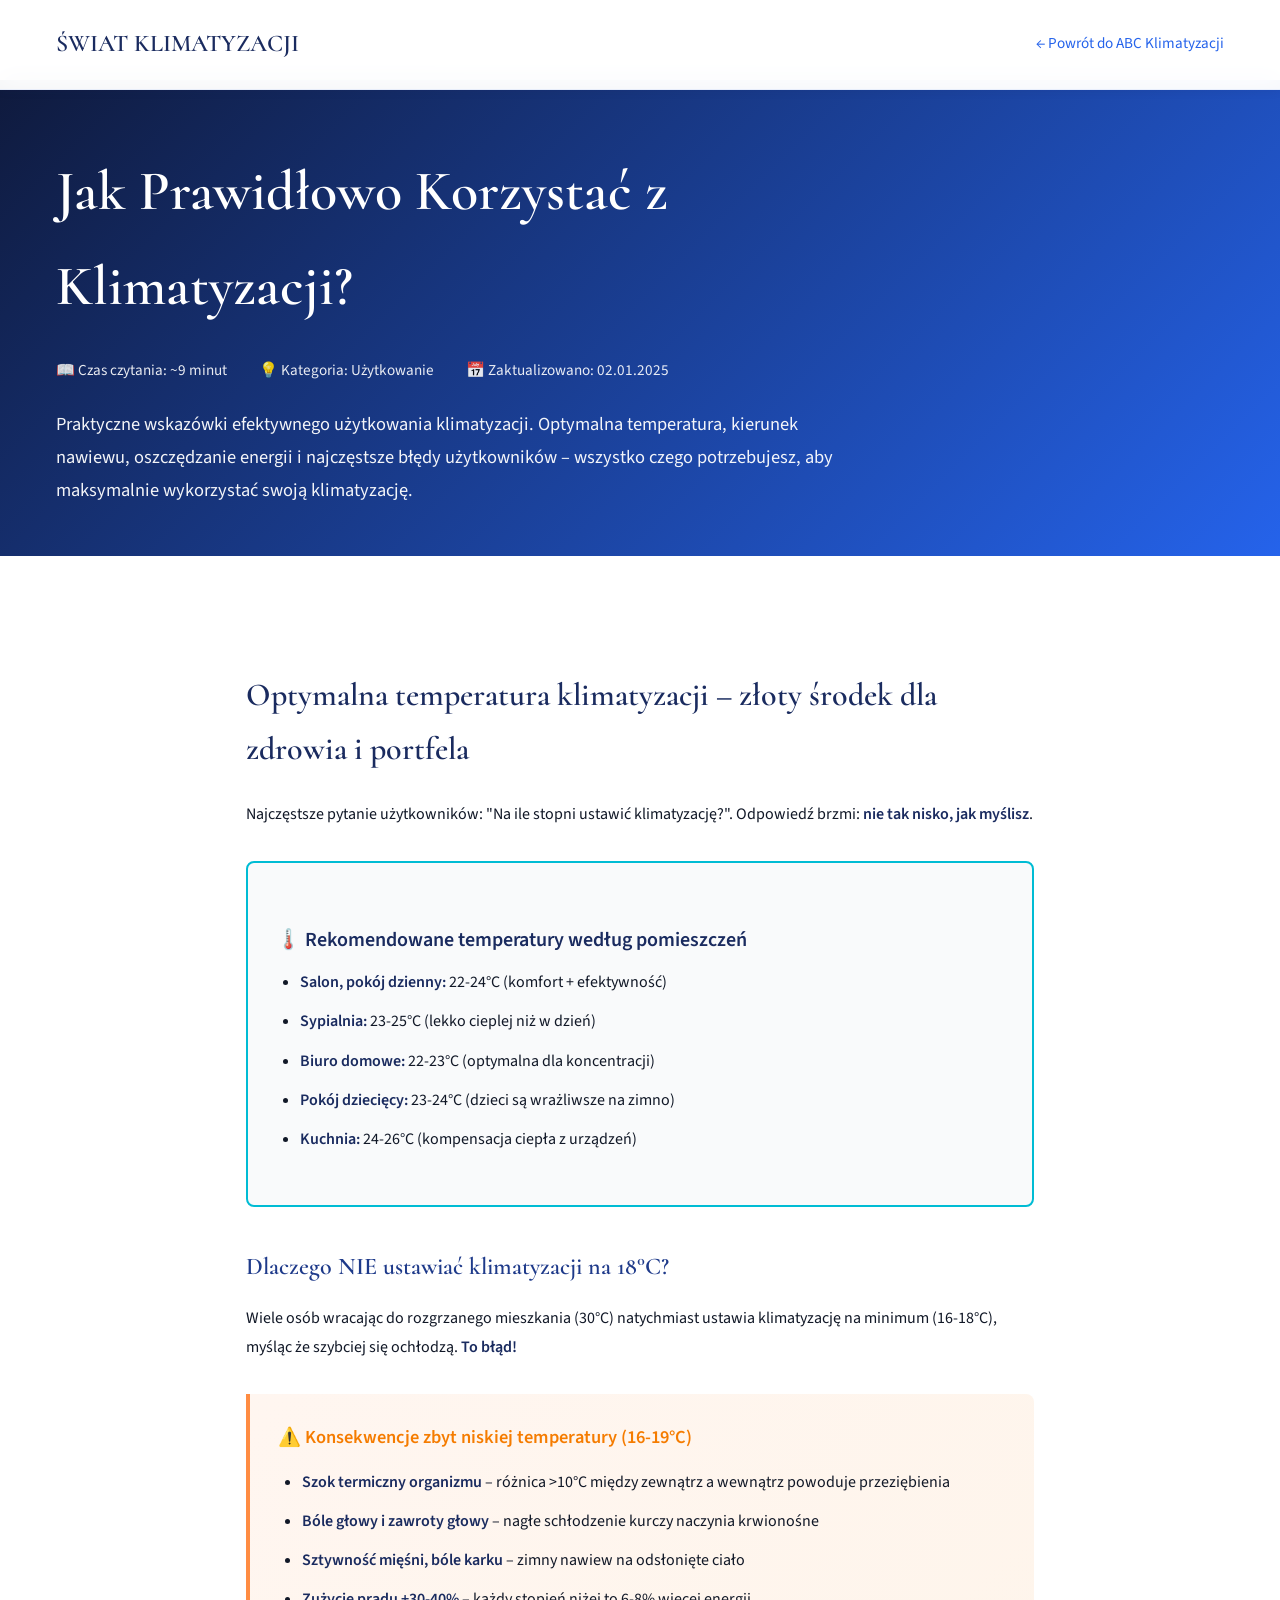
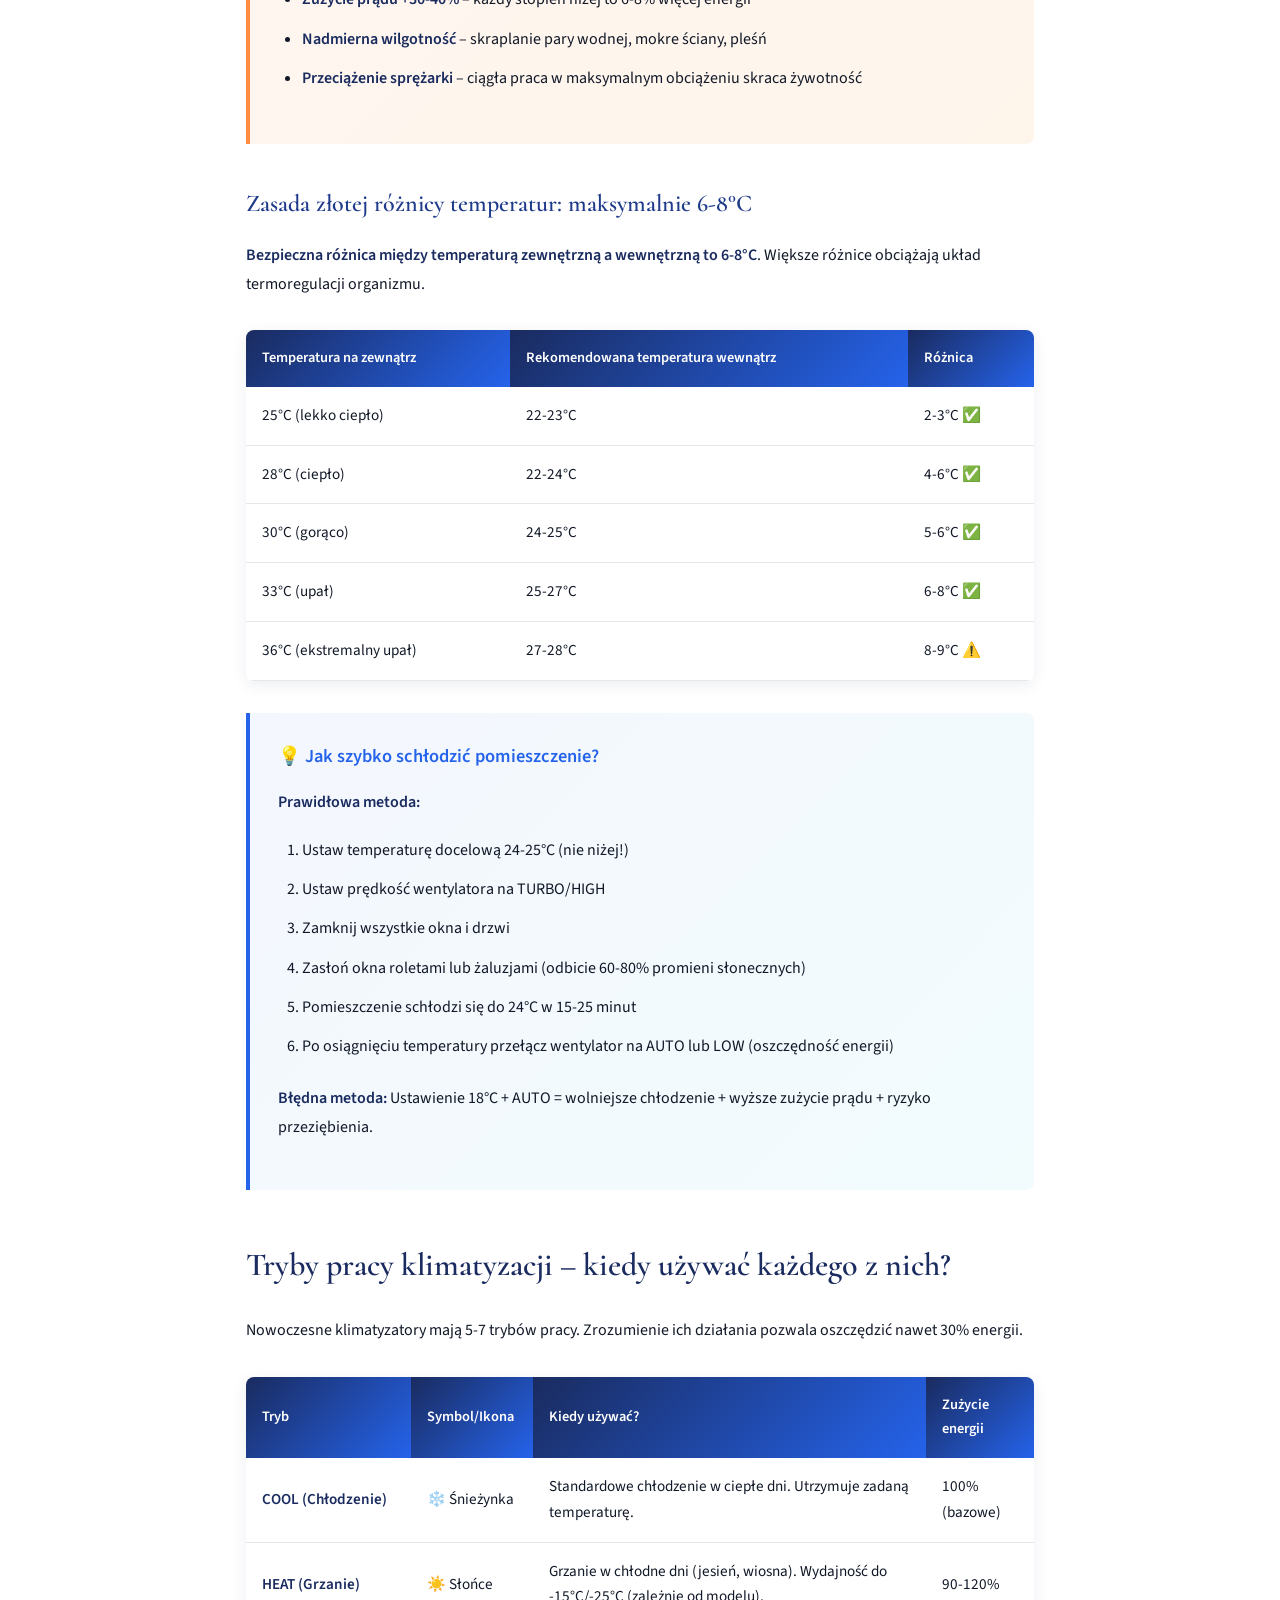
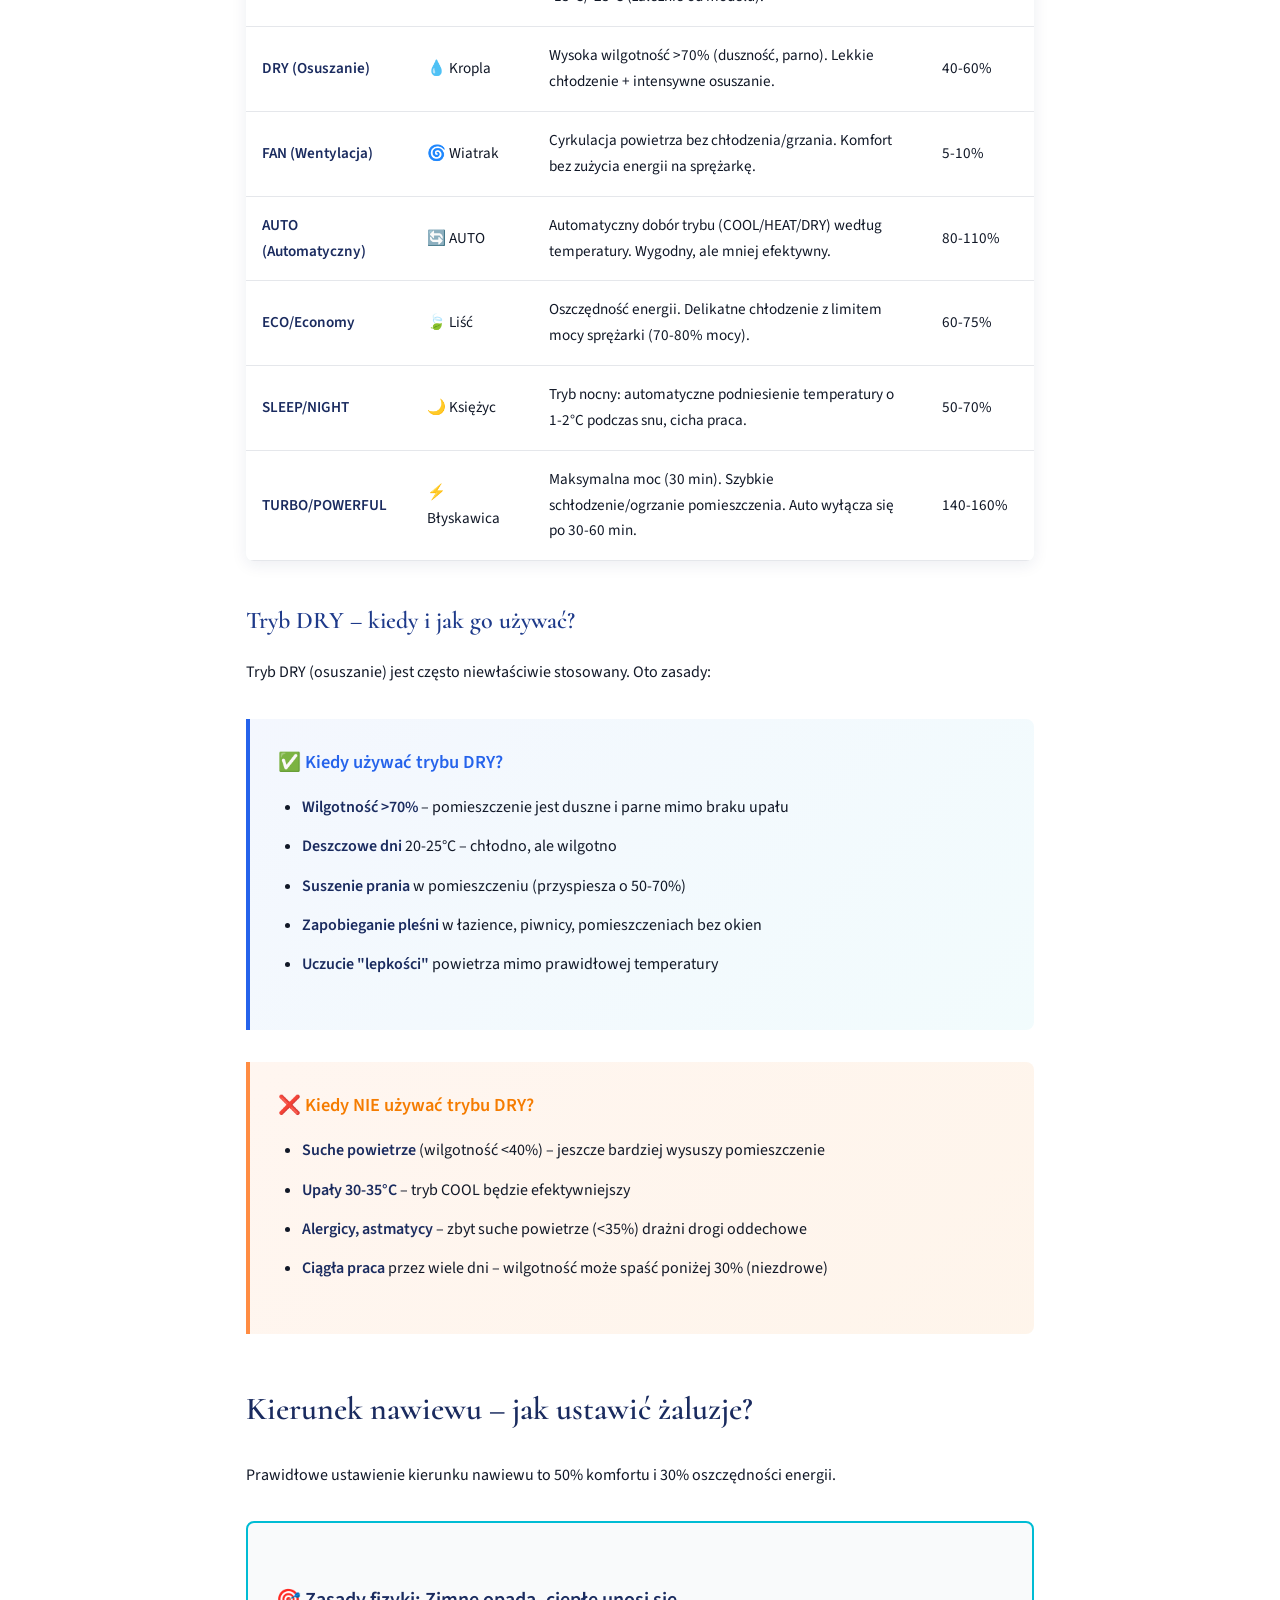
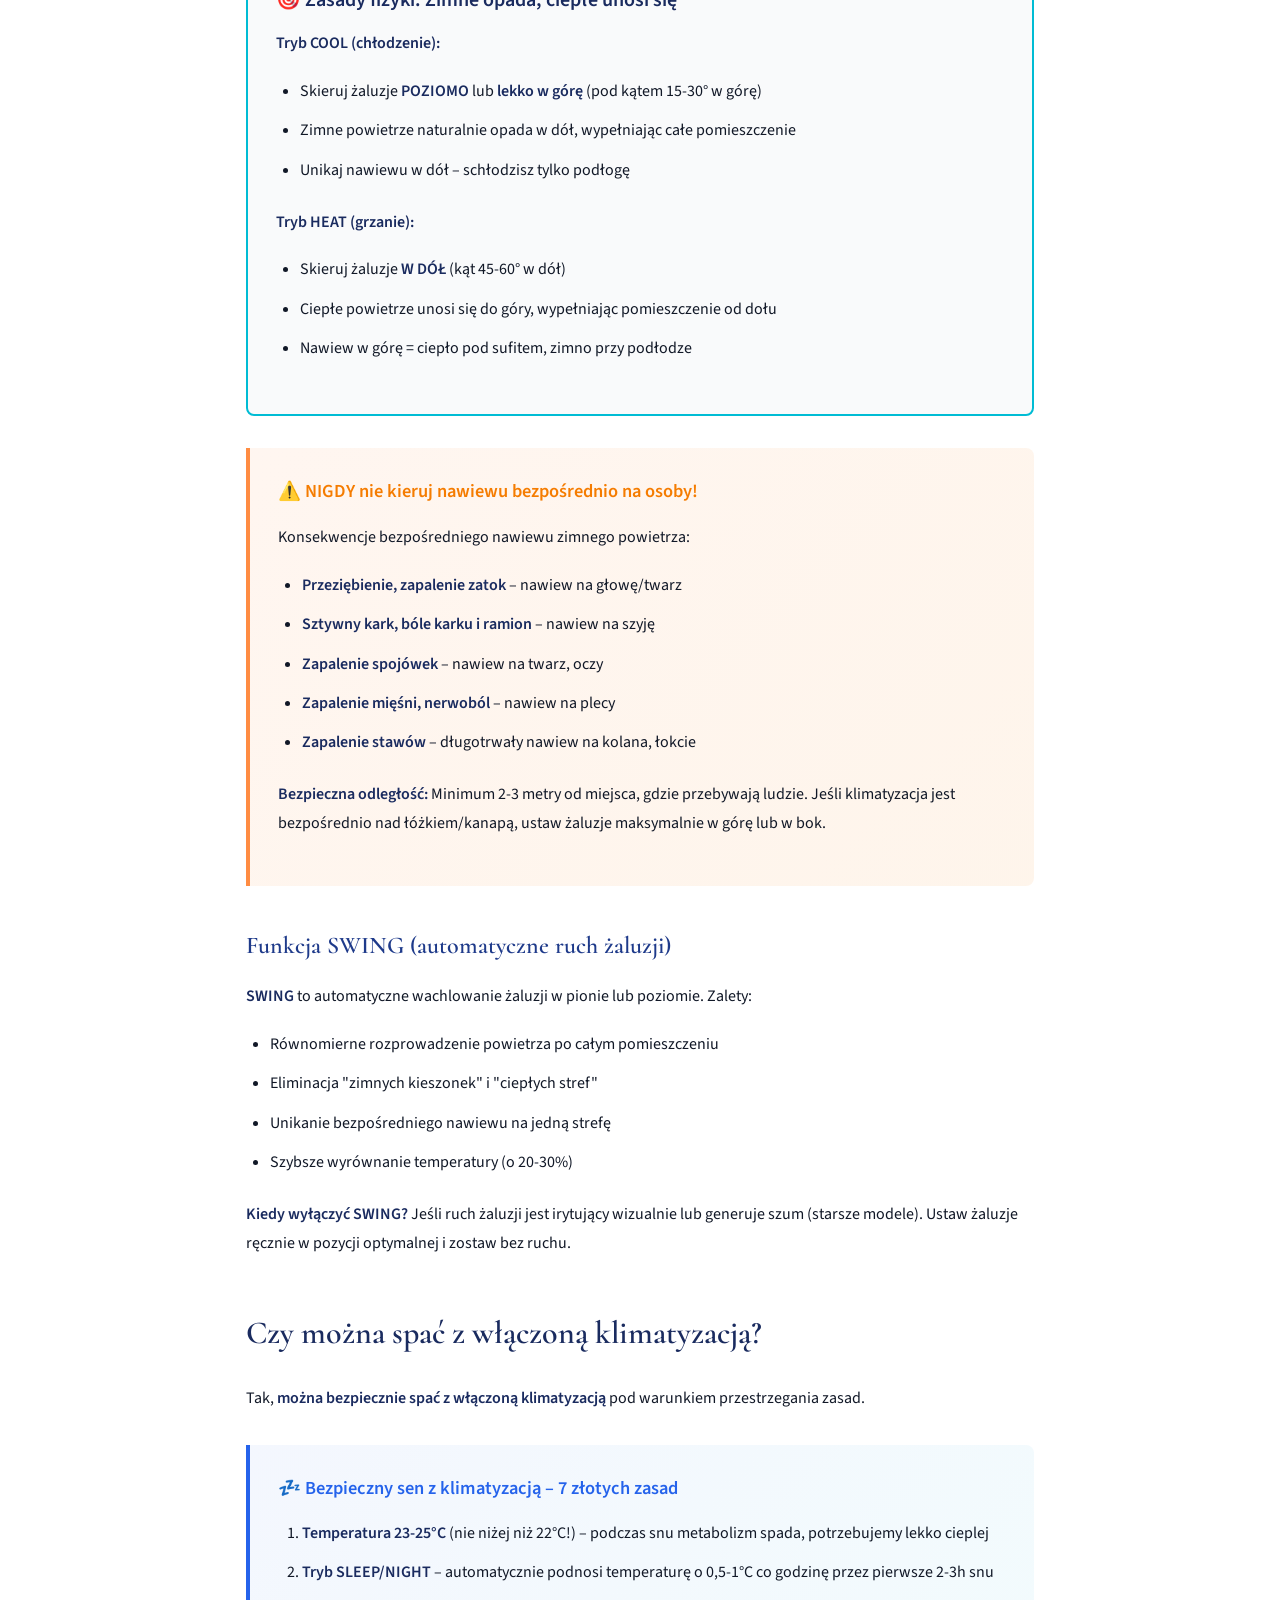
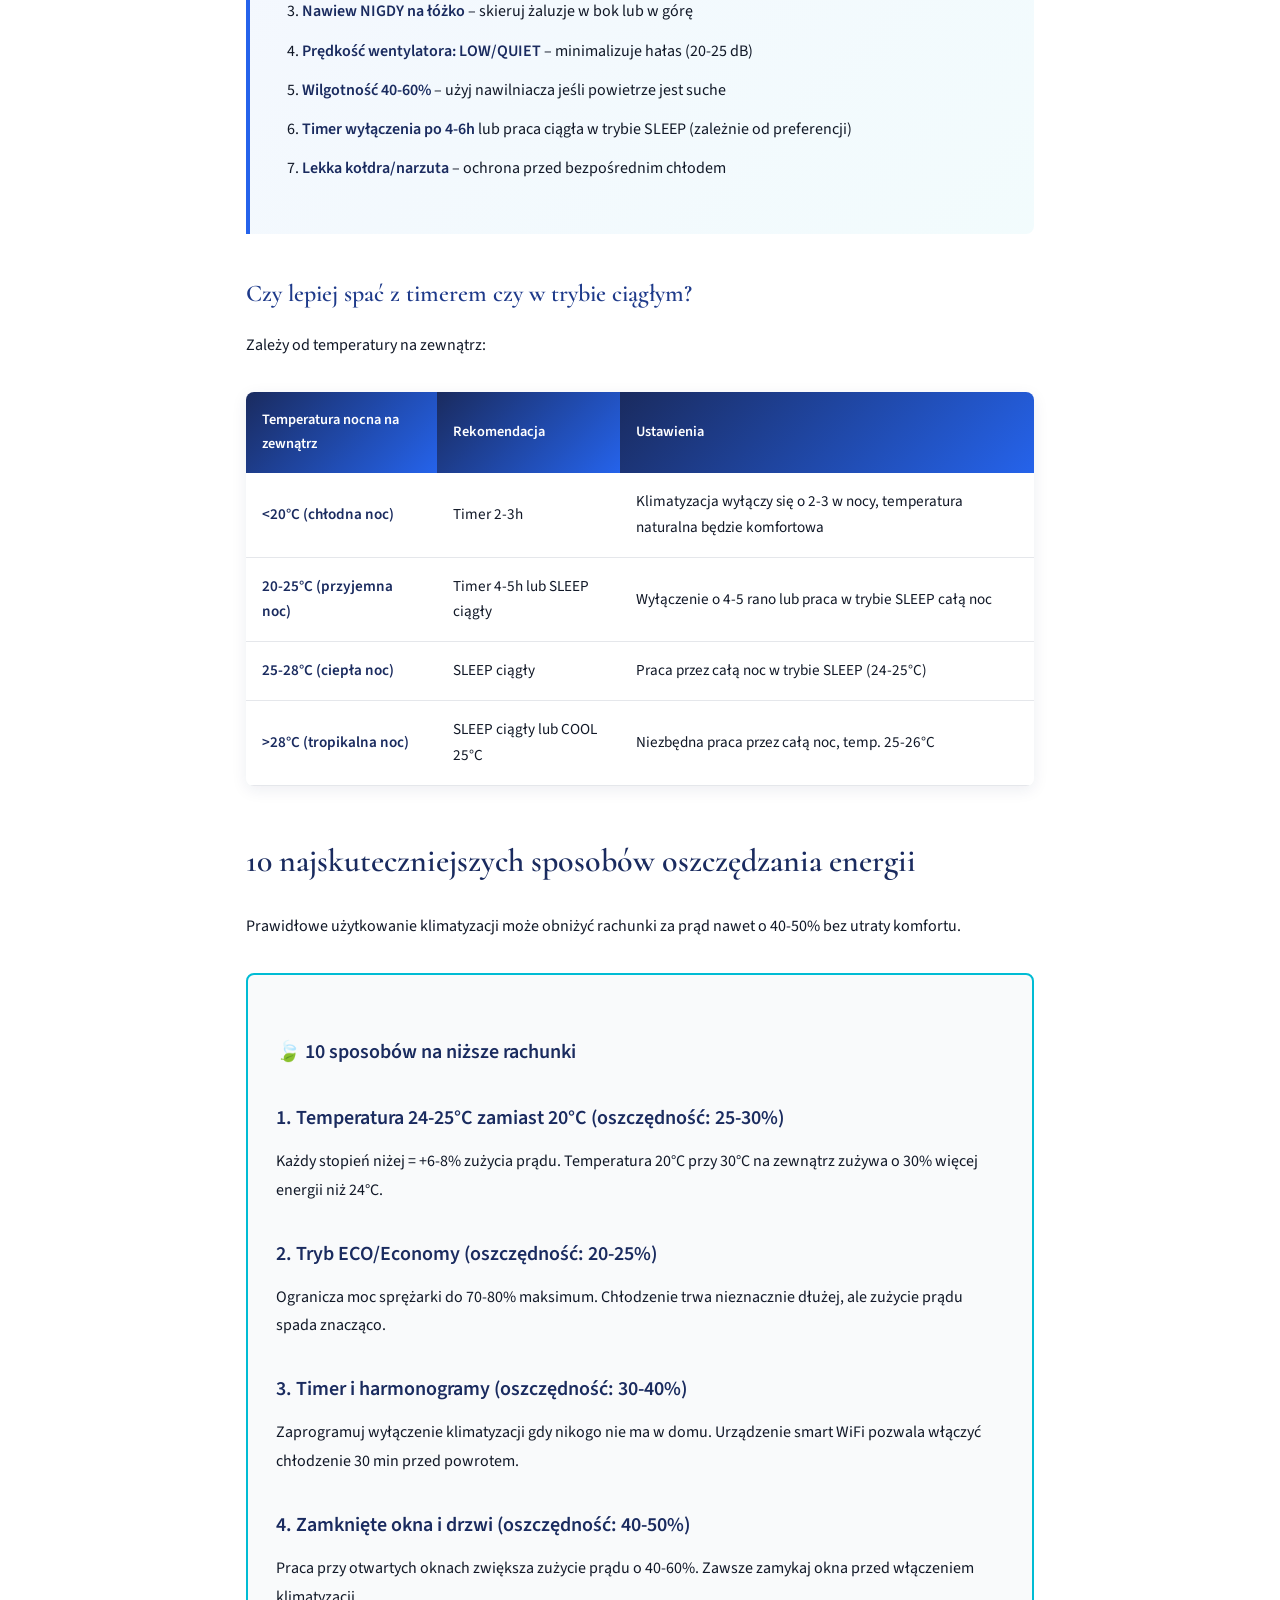
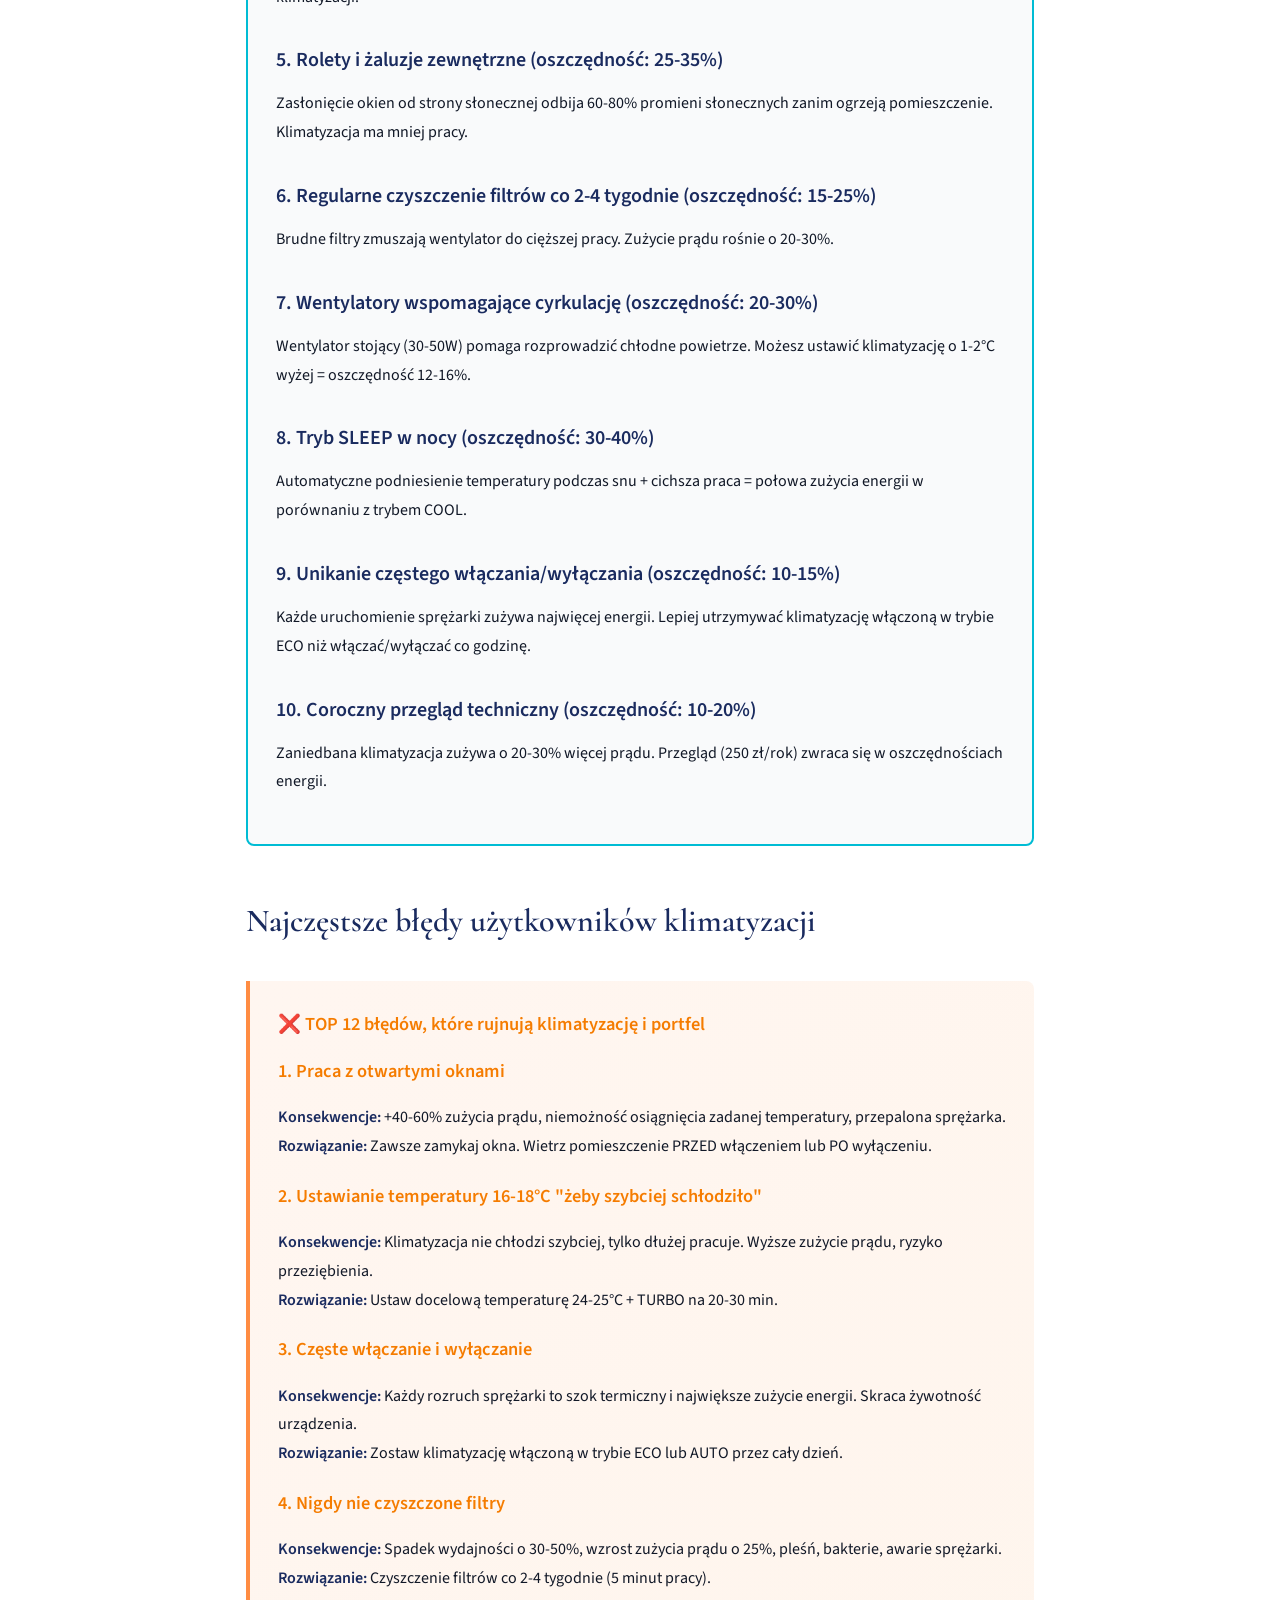
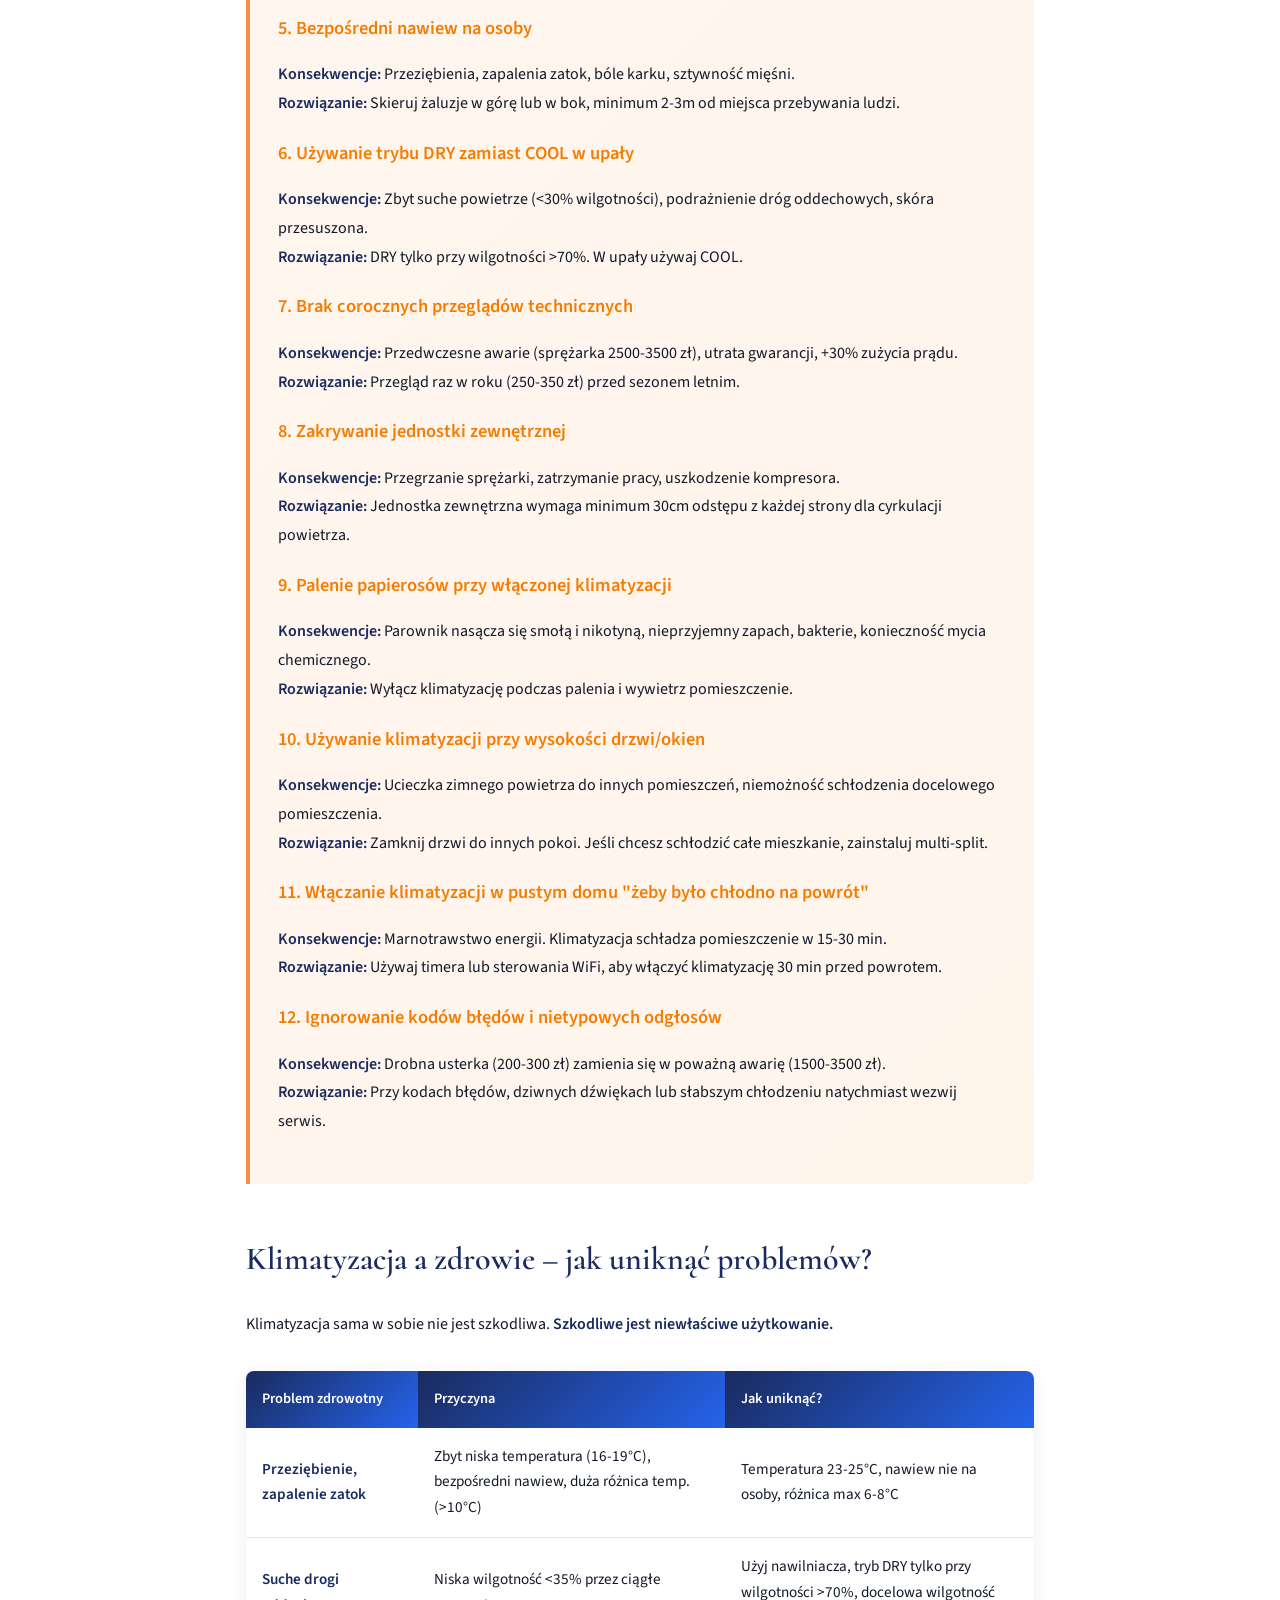
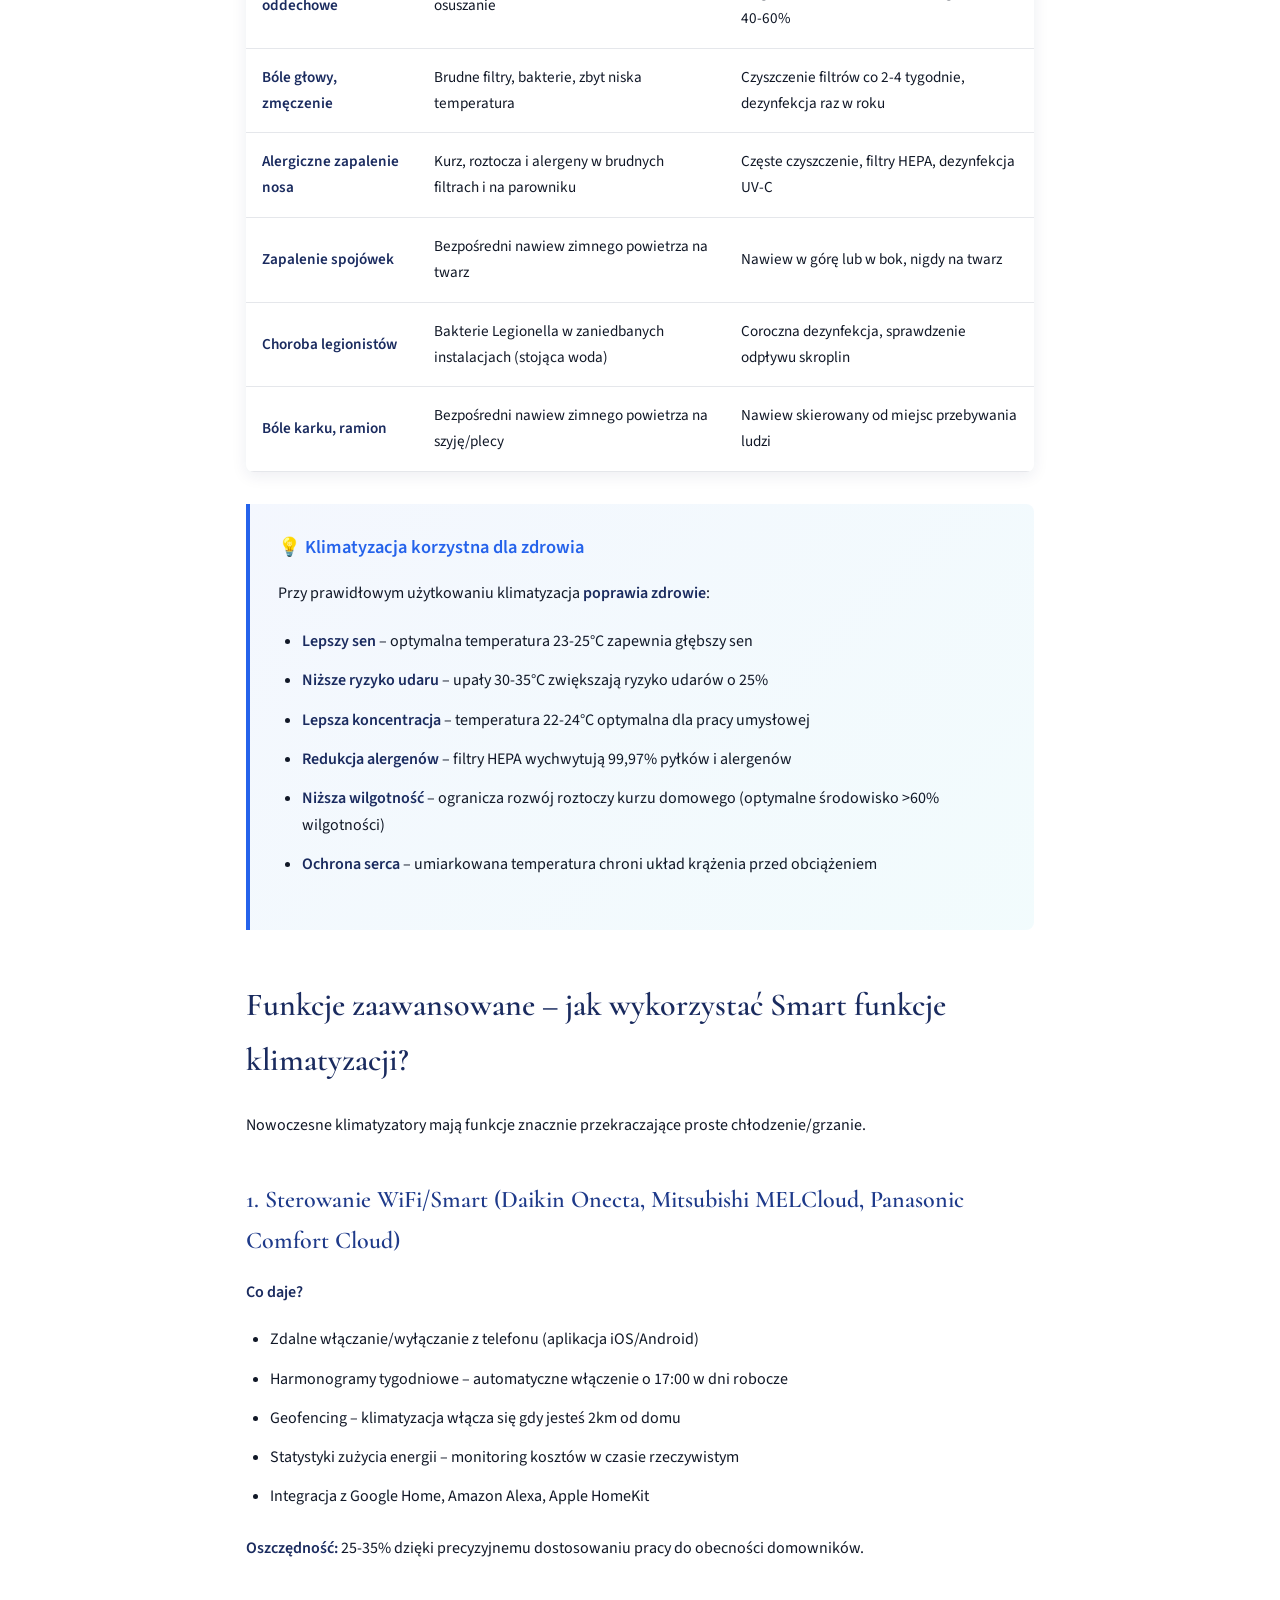
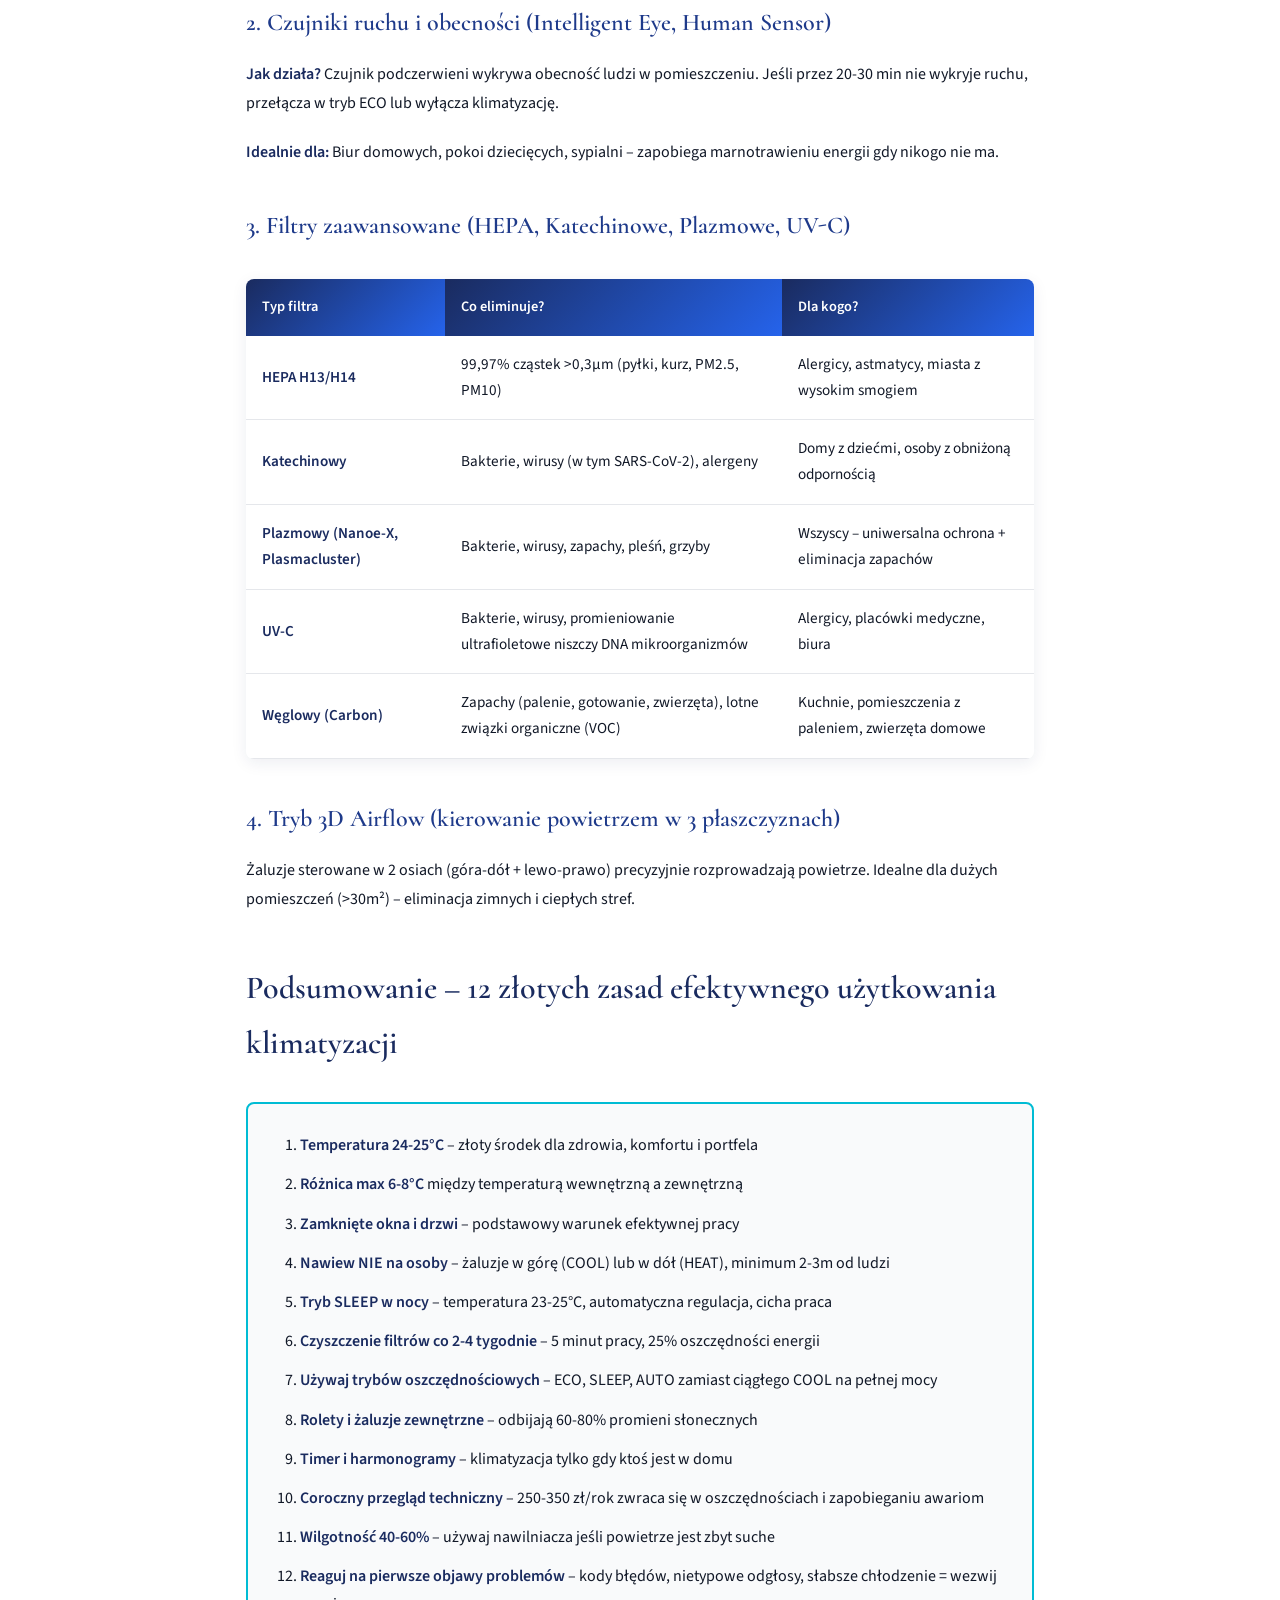
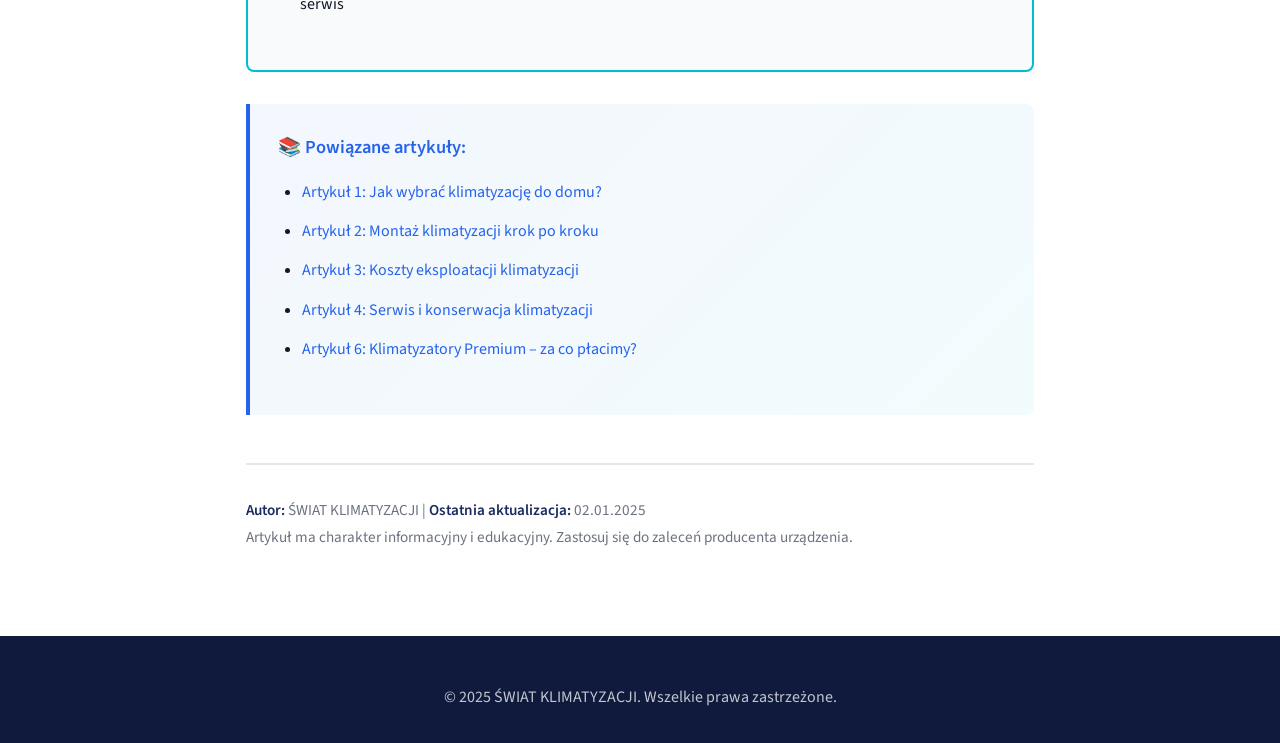
<file: artykul-5-jak-korzystac.html>
<!DOCTYPE html>
<html lang="pl">
<head>
    <meta charset="UTF-8">
    <meta name="viewport" content="width=device-width, initial-scale=1.0">
    <meta name="description" content="Jak prawidłowo korzystać z klimatyzacji? Optymalna temperatura, kierunek nawiewu, tryby pracy, oszczędzanie energii i najczęstsze błędy użytkowników. Praktyczny przewodnik efektywnego użytkowania klimatyzacji.">
    <meta name="keywords" content="jak używać klimatyzacji, optymalna temperatura klimatyzacji, oszczędzanie energii, tryby klimatyzacji, błędy użytkowników, kierunek nawiewu">
    <meta property="article:published_time" content="2025-01-02T11:00:00+01:00">
    <meta property="article:author" content="ŚWIAT KLIMATYZACJI">
    <meta property="article:section" content="Użytkowanie">
    <title>Jak Prawidłowo Korzystać z Klimatyzacji? Kompletny Poradnik 2025 | ŚWIAT KLIMATYZACJI</title>

    <!-- Fonts -->
    <link rel="preconnect" href="https://fonts.googleapis.com">
    <link rel="preconnect" href="https://fonts.gstatic.com" crossorigin>
    <link rel="preload" as="style" href="https://fonts.googleapis.com/css2?family=Cormorant:wght@500;600&family=Source+Sans+3:wght@400;500;600;700&display=swap" onload="this.onload=null;this.rel='stylesheet'">
    <noscript><link rel="stylesheet" href="https://fonts.googleapis.com/css2?family=Cormorant:wght@500;600&family=Source+Sans+3:wght@400;500;600;700&display=swap"></noscript>

    <!-- Schema.org Article for AI/LLM -->
    <script type="application/ld+json">
    {
        "@context": "https://schema.org",
        "@type": "Article",
        "headline": "Jak Prawidłowo Korzystać z Klimatyzacji? Kompletny Poradnik 2025",
        "description": "Praktyczne wskazówki efektywnego użytkowania klimatyzacji. Optymalna temperatura, kierunek nawiewu, oszczędzanie energii i najczęstsze błędy użytkowników.",
        "author": {
            "@type": "Organization",
            "name": "ŚWIAT KLIMATYZACJI"
        },
        "publisher": {
            "@type": "Organization",
            "name": "ŚWIAT KLIMATYZACJI"
        },
        "datePublished": "2025-01-02",
        "dateModified": "2025-01-02",
        "mainEntityOfPage": {
            "@type": "WebPage"
        },
        "keywords": ["użytkowanie klimatyzacji", "optymalna temperatura", "oszczędzanie energii", "tryby pracy", "błędy użytkowników"]
    }
    </script>

    <!-- Schema.org FAQ for AI Overviews -->
    <script type="application/ld+json">
    {
        "@context": "https://schema.org",
        "@type": "FAQPage",
        "mainEntity": [
            {
                "@type": "Question",
                "name": "Jaka jest optymalna temperatura klimatyzacji?",
                "acceptedAnswer": {
                    "@type": "Answer",
                    "text": "Optymalna temperatura klimatyzacji to 22-24°C w pomieszczeniach mieszkalnych i 23-25°C w sypialni. Różnica między temperaturą wewnętrzną a zewnętrzną nie powinna przekraczać 6-8°C. Przy 30°C na zewnątrz ustaw 24-25°C, nie 18°C. Każdy stopień niżej zwiększa zużycie prądu o 6-8%."
                }
            },
            {
                "@type": "Question",
                "name": "Czy można spać z włączoną klimatyzacją?",
                "acceptedAnswer": {
                    "@type": "Answer",
                    "text": "Tak, można bezpiecznie spać z włączoną klimatyzacją przy zachowaniu zasad: temperatura 23-25°C (nie niżej!), tryb NOCNY/SLEEP z automatyczną regulacją, nawiew skierowany NIGDY bezpośrednio na łóżko, wilgotność 40-60%, timer wyłączenia po 4-6h lub praca ciągła w trybie nocnym. Unikaj temperatury poniżej 22°C – ryzyko przeziębienia."
                }
            },
            {
                "@type": "Question",
                "name": "Czy klimatyzacja wysusza powietrze?",
                "acceptedAnswer": {
                    "@type": "Answer",
                    "text": "Tak, klimatyzacja obniża wilgotność powietrza podczas chłodzenia (kondensacja pary wodnej na parowniku). W upalny dzień wilgotność może spaść z 60% do 35-40%. Rozwiązania: tryb DRY tylko przy wysokiej wilgotności (>70%), używanie nawilżacza powietrza (docelowa wilgotność 40-60%), miski z wodą na kaloryferach, rośliny doniczkowe, krótsze cykle pracy klimatyzacji."
                }
            },
            {
                "@type": "Question",
                "name": "Jak oszczędzać prąd przy klimatyzacji?",
                "acceptedAnswer": {
                    "@type": "Answer",
                    "text": "10 sposobów na oszczędzanie: ustaw temperaturę 24-25°C zamiast 20°C (oszczędność 25-30%), używaj trybu ECO/Economy, stosuj timer i harmonogramy, zamykaj okna i rolety podczas pracy, regularnie czyść filtry co 2-4 tygodnie, używaj wentylatorów wspomagających cyrkulację, wykorzystuj tryb nocny SLEEP, unikaj częstego włączania/wyłączania, zasłaniaj okna przed słońcem, raz w roku wykonuj przegląd techniczny."
                }
            },
            {
                "@type": "Question",
                "name": "W którą stronę kierować nawiew klimatyzacji?",
                "acceptedAnswer": {
                    "@type": "Answer",
                    "text": "Zasady kierunku nawiewu: w trybie CHŁODZENIA skieruj żaluzje POZIOMO lub lekko w górę (zimne powietrze opada naturalnie), w trybie GRZANIA skieruj żaluzje W DÓŁ (ciepłe powietrze unosi się), NIGDY bezpośrednio na osoby (ryzyko przeziębienia i bólu mięśni), używaj funkcji SWING dla równomiernego rozprowadzenia powietrza, unikaj nawiewu na meble skórzane i drewniane (pękanie)."
                }
            },
            {
                "@type": "Question",
                "name": "Czy można włączać klimatyzację przy otwartych oknach?",
                "acceptedAnswer": {
                    "@type": "Answer",
                    "text": "NIE, to najczęstszy błąd użytkowników. Praca przy otwartych oknach: zwiększa zużycie prądu o 40-60%, obciąża sprężarkę (skraca żywotność urządzenia), uniemożliwia osiągnięcie zadanej temperatury, wprowadza zanieczyszczenia i alergeny, marnuje pieniądze. Zawsze zamykaj okna i drzwi podczas pracy klimatyzacji. Wietrz pomieszczenie PRZED włączeniem lub PO wyłączeniu."
                }
            }
        ]
    }
    </script>

    <style>
        :root {
            --color-navy-dark: #0f1a3d;
            --color-navy-primary: #1a2b5f;
            --color-primary-dark: #1e3a8a;
            --color-primary: #2563eb;
            --color-blue-bright: #00bcd4;
            --color-orange: #ff8c42;
            --color-orange-dark: #f57c00;
            --color-white: #ffffff;
            --color-gray-50: #f9fafb;
            --color-gray-100: #f3f4f6;
            --color-gray-200: #e5e7eb;
            --color-gray-600: #6b7280;
            --color-gray-900: #111827;
            --font-serif: 'Cormorant', Georgia, serif;
            --font-sans: 'Source Sans 3', sans-serif;
        }

        * {
            margin: 0;
            padding: 0;
            box-sizing: border-box;
        }

        body {
            font-family: var(--font-sans);
            line-height: 1.7;
            color: var(--color-gray-900);
            background-color: var(--color-white);
        }

        /* Header */
        .header {
            position: fixed;
            top: 0;
            left: 0;
            right: 0;
            z-index: 1000;
            background-color: rgba(255, 255, 255, 0.96);
            backdrop-filter: blur(12px);
            border-bottom: 1px solid rgba(37, 99, 235, 0.08);
            box-shadow: 0px 2px 8px rgba(26, 43, 95, 0.08);
        }

        .nav-container {
            max-width: 1340px;
            margin: 0 auto;
            display: flex;
            justify-content: space-between;
            align-items: center;
            padding: 1.5rem clamp(1.5rem, 5vw, 3.5rem);
        }

        .logo {
            font-family: var(--font-serif);
            font-size: 1.5rem;
            font-weight: 600;
            color: var(--color-navy-primary);
            text-decoration: none;
        }

        .back-link {
            color: var(--color-primary);
            text-decoration: none;
            font-size: 0.95rem;
            transition: color 0.2s;
        }

        .back-link:hover {
            color: var(--color-orange);
        }

        /* Hero */
        .hero {
            margin-top: 80px;
            padding: 4rem clamp(1.5rem, 5vw, 3.5rem) 3rem;
            background: linear-gradient(135deg, var(--color-navy-dark) 0%, var(--color-primary) 100%);
            color: var(--color-white);
        }

        .hero h1 {
            font-family: var(--font-serif);
            font-size: clamp(2.2rem, 5vw, 3.5rem);
            font-weight: 600;
            margin-bottom: 1.5rem;
            max-width: 900px;
        }

        .hero-meta {
            display: flex;
            gap: 2rem;
            flex-wrap: wrap;
            font-size: 0.95rem;
            opacity: 0.9;
            margin-bottom: 1.5rem;
        }

        .hero p {
            font-size: 1.15rem;
            max-width: 800px;
            opacity: 0.95;
            line-height: 1.8;
        }

        /* Article Content */
        .article {
            max-width: 900px;
            margin: 0 auto;
            padding: 4rem clamp(1.5rem, 5vw, 3.5rem);
        }

        .article h2 {
            font-family: var(--font-serif);
            font-size: 2rem;
            color: var(--color-navy-primary);
            margin-top: 3rem;
            margin-bottom: 1.5rem;
            font-weight: 600;
        }

        .article h3 {
            font-family: var(--font-serif);
            font-size: 1.5rem;
            color: var(--color-primary-dark);
            margin-top: 2.5rem;
            margin-bottom: 1rem;
            font-weight: 600;
        }

        .article h4 {
            font-size: 1.25rem;
            color: var(--color-navy-primary);
            margin-top: 2rem;
            margin-bottom: 0.75rem;
            font-weight: 600;
        }

        .article p {
            margin-bottom: 1.25rem;
            line-height: 1.8;
        }

        .article ul, .article ol {
            margin-bottom: 1.5rem;
            padding-left: 1.5rem;
        }

        .article li {
            margin-bottom: 0.75rem;
            line-height: 1.7;
        }

        .article strong {
            color: var(--color-navy-primary);
            font-weight: 600;
        }

        /* Info Boxes */
        .info-box {
            background: linear-gradient(135deg, rgba(37, 99, 235, 0.05) 0%, rgba(0, 188, 212, 0.05) 100%);
            border-left: 4px solid var(--color-primary);
            padding: 1.75rem;
            margin: 2rem 0;
            border-radius: 0 8px 8px 0;
        }

        .info-box h4 {
            color: var(--color-primary);
            margin-top: 0;
            margin-bottom: 1rem;
            font-size: 1.15rem;
        }

        .warning-box {
            background: linear-gradient(135deg, rgba(255, 140, 66, 0.08) 0%, rgba(245, 124, 0, 0.08) 100%);
            border-left: 4px solid var(--color-orange);
            padding: 1.75rem;
            margin: 2rem 0;
            border-radius: 0 8px 8px 0;
        }

        .warning-box h4 {
            color: var(--color-orange-dark);
            margin-top: 0;
            margin-bottom: 1rem;
            font-size: 1.15rem;
        }

        .highlight-box {
            background: var(--color-gray-50);
            border: 2px solid var(--color-blue-bright);
            padding: 1.75rem;
            margin: 2rem 0;
            border-radius: 8px;
        }

        /* Tables */
        .table-wrapper {
            overflow-x: auto;
            margin: 2rem 0;
            border-radius: 8px;
            box-shadow: 0px 4px 16px rgba(26, 43, 95, 0.08);
        }

        table {
            width: 100%;
            border-collapse: collapse;
            background: var(--color-white);
            font-size: 0.95rem;
        }

        th {
            background: linear-gradient(135deg, var(--color-navy-primary) 0%, var(--color-primary) 100%);
            color: var(--color-white);
            padding: 1rem;
            text-align: left;
            font-weight: 600;
            font-size: 0.9rem;
        }

        td {
            padding: 1rem;
            border-bottom: 1px solid var(--color-gray-200);
        }

        tr:hover {
            background-color: rgba(37, 99, 235, 0.03);
        }

        /* Footer */
        .footer {
            background-color: var(--color-navy-dark);
            color: rgba(255, 255, 255, 0.75);
            padding: 3rem clamp(1.5rem, 5vw, 3.5rem) 2rem;
            text-align: center;
        }

        @media (max-width: 768px) {
            .hero h1 {
                font-size: 2rem;
            }

            .article h2 {
                font-size: 1.75rem;
            }

            .table-wrapper {
                font-size: 0.85rem;
            }

            th, td {
                padding: 0.75rem 0.5rem;
            }
        }
    </style>
</head>
<body>
    <!-- HEADER -->
    <header class="header">
        <nav class="nav-container">
            <a href="index.html" class="logo">ŚWIAT KLIMATYZACJI</a>
            <a href="abc-klimatyzacji.html" class="back-link">← Powrót do ABC Klimatyzacji</a>
        </nav>
    </header>

    <!-- HERO -->
    <section class="hero">
        <h1>Jak Prawidłowo Korzystać z Klimatyzacji?</h1>
        <div class="hero-meta">
            <span>📖 Czas czytania: ~9 minut</span>
            <span>💡 Kategoria: Użytkowanie</span>
            <span>📅 Zaktualizowano: 02.01.2025</span>
        </div>
        <p>Praktyczne wskazówki efektywnego użytkowania klimatyzacji. Optymalna temperatura, kierunek nawiewu, oszczędzanie energii i najczęstsze błędy użytkowników – wszystko czego potrzebujesz, aby maksymalnie wykorzystać swoją klimatyzację.</p>
    </section>

    <!-- ARTICLE -->
    <article class="article">
        <h2>Optymalna temperatura klimatyzacji – złoty środek dla zdrowia i portfela</h2>

        <p>Najczęstsze pytanie użytkowników: "Na ile stopni ustawić klimatyzację?". Odpowiedź brzmi: <strong>nie tak nisko, jak myślisz</strong>.</p>

        <div class="highlight-box">
            <h4>🌡️ Rekomendowane temperatury według pomieszczeń</h4>
            <ul>
                <li><strong>Salon, pokój dzienny:</strong> 22-24°C (komfort + efektywność)</li>
                <li><strong>Sypialnia:</strong> 23-25°C (lekko cieplej niż w dzień)</li>
                <li><strong>Biuro domowe:</strong> 22-23°C (optymalna dla koncentracji)</li>
                <li><strong>Pokój dziecięcy:</strong> 23-24°C (dzieci są wrażliwsze na zimno)</li>
                <li><strong>Kuchnia:</strong> 24-26°C (kompensacja ciepła z urządzeń)</li>
            </ul>
        </div>

        <h3>Dlaczego NIE ustawiać klimatyzacji na 18°C?</h3>

        <p>Wiele osób wracając do rozgrzanego mieszkania (30°C) natychmiast ustawia klimatyzację na minimum (16-18°C), myśląc że szybciej się ochłodzą. <strong>To błąd!</strong></p>

        <div class="warning-box">
            <h4>⚠️ Konsekwencje zbyt niskiej temperatury (16-19°C)</h4>
            <ul>
                <li><strong>Szok termiczny organizmu</strong> – różnica >10°C między zewnątrz a wewnątrz powoduje przeziębienia</li>
                <li><strong>Bóle głowy i zawroty głowy</strong> – nagłe schłodzenie kurczy naczynia krwionośne</li>
                <li><strong>Sztywność mięśni, bóle karku</strong> – zimny nawiew na odsłonięte ciało</li>
                <li><strong>Zużycie prądu +30-40%</strong> – każdy stopień niżej to 6-8% więcej energii</li>
                <li><strong>Nadmierna wilgotność</strong> – skraplanie pary wodnej, mokre ściany, pleśń</li>
                <li><strong>Przeciążenie sprężarki</strong> – ciągła praca w maksymalnym obciążeniu skraca żywotność</li>
            </ul>
        </div>

        <h3>Zasada złotej różnicy temperatur: maksymalnie 6-8°C</h3>

        <p><strong>Bezpieczna różnica między temperaturą zewnętrzną a wewnętrzną to 6-8°C</strong>. Większe różnice obciążają układ termoregulacji organizmu.</p>

        <div class="table-wrapper">
            <table>
                <thead>
                    <tr>
                        <th>Temperatura na zewnątrz</th>
                        <th>Rekomendowana temperatura wewnątrz</th>
                        <th>Różnica</th>
                    </tr>
                </thead>
                <tbody>
                    <tr>
                        <td>25°C (lekko ciepło)</td>
                        <td>22-23°C</td>
                        <td>2-3°C ✅</td>
                    </tr>
                    <tr>
                        <td>28°C (ciepło)</td>
                        <td>22-24°C</td>
                        <td>4-6°C ✅</td>
                    </tr>
                    <tr>
                        <td>30°C (gorąco)</td>
                        <td>24-25°C</td>
                        <td>5-6°C ✅</td>
                    </tr>
                    <tr>
                        <td>33°C (upał)</td>
                        <td>25-27°C</td>
                        <td>6-8°C ✅</td>
                    </tr>
                    <tr>
                        <td>36°C (ekstremalny upał)</td>
                        <td>27-28°C</td>
                        <td>8-9°C ⚠️</td>
                    </tr>
                </tbody>
            </table>
        </div>

        <div class="info-box">
            <h4>💡 Jak szybko schłodzić pomieszczenie?</h4>
            <p><strong>Prawidłowa metoda:</strong></p>
            <ol>
                <li>Ustaw temperaturę docelową 24-25°C (nie niżej!)</li>
                <li>Ustaw prędkość wentylatora na TURBO/HIGH</li>
                <li>Zamknij wszystkie okna i drzwi</li>
                <li>Zasłoń okna roletami lub żaluzjami (odbicie 60-80% promieni słonecznych)</li>
                <li>Pomieszczenie schłodzi się do 24°C w 15-25 minut</li>
                <li>Po osiągnięciu temperatury przełącz wentylator na AUTO lub LOW (oszczędność energii)</li>
            </ol>
            <p><strong>Błędna metoda:</strong> Ustawienie 18°C + AUTO = wolniejsze chłodzenie + wyższe zużycie prądu + ryzyko przeziębienia.</p>
        </div>

        <h2>Tryby pracy klimatyzacji – kiedy używać każdego z nich?</h2>

        <p>Nowoczesne klimatyzatory mają 5-7 trybów pracy. Zrozumienie ich działania pozwala oszczędzić nawet 30% energii.</p>

        <div class="table-wrapper">
            <table>
                <thead>
                    <tr>
                        <th>Tryb</th>
                        <th>Symbol/Ikona</th>
                        <th>Kiedy używać?</th>
                        <th>Zużycie energii</th>
                    </tr>
                </thead>
                <tbody>
                    <tr>
                        <td><strong>COOL (Chłodzenie)</strong></td>
                        <td>❄️ Śnieżynka</td>
                        <td>Standardowe chłodzenie w ciepłe dni. Utrzymuje zadaną temperaturę.</td>
                        <td>100% (bazowe)</td>
                    </tr>
                    <tr>
                        <td><strong>HEAT (Grzanie)</strong></td>
                        <td>☀️ Słońce</td>
                        <td>Grzanie w chłodne dni (jesień, wiosna). Wydajność do -15°C/-25°C (zależnie od modelu).</td>
                        <td>90-120%</td>
                    </tr>
                    <tr>
                        <td><strong>DRY (Osuszanie)</strong></td>
                        <td>💧 Kropla</td>
                        <td>Wysoka wilgotność >70% (duszność, parno). Lekkie chłodzenie + intensywne osuszanie.</td>
                        <td>40-60%</td>
                    </tr>
                    <tr>
                        <td><strong>FAN (Wentylacja)</strong></td>
                        <td>🌀 Wiatrak</td>
                        <td>Cyrkulacja powietrza bez chłodzenia/grzania. Komfort bez zużycia energii na sprężarkę.</td>
                        <td>5-10%</td>
                    </tr>
                    <tr>
                        <td><strong>AUTO (Automatyczny)</strong></td>
                        <td>🔄 AUTO</td>
                        <td>Automatyczny dobór trybu (COOL/HEAT/DRY) według temperatury. Wygodny, ale mniej efektywny.</td>
                        <td>80-110%</td>
                    </tr>
                    <tr>
                        <td><strong>ECO/Economy</strong></td>
                        <td>🍃 Liść</td>
                        <td>Oszczędność energii. Delikatne chłodzenie z limitem mocy sprężarki (70-80% mocy).</td>
                        <td>60-75%</td>
                    </tr>
                    <tr>
                        <td><strong>SLEEP/NIGHT</strong></td>
                        <td>🌙 Księżyc</td>
                        <td>Tryb nocny: automatyczne podniesienie temperatury o 1-2°C podczas snu, cicha praca.</td>
                        <td>50-70%</td>
                    </tr>
                    <tr>
                        <td><strong>TURBO/POWERFUL</strong></td>
                        <td>⚡ Błyskawica</td>
                        <td>Maksymalna moc (30 min). Szybkie schłodzenie/ogrzanie pomieszczenia. Auto wyłącza się po 30-60 min.</td>
                        <td>140-160%</td>
                    </tr>
                </tbody>
            </table>
        </div>

        <h3>Tryb DRY – kiedy i jak go używać?</h3>

        <p>Tryb DRY (osuszanie) jest często niewłaściwie stosowany. Oto zasady:</p>

        <div class="info-box">
            <h4>✅ Kiedy używać trybu DRY?</h4>
            <ul>
                <li><strong>Wilgotność >70%</strong> – pomieszczenie jest duszne i parne mimo braku upału</li>
                <li><strong>Deszczowe dni</strong> 20-25°C – chłodno, ale wilgotno</li>
                <li><strong>Suszenie prania</strong> w pomieszczeniu (przyspiesza o 50-70%)</li>
                <li><strong>Zapobieganie pleśni</strong> w łazience, piwnicy, pomieszczeniach bez okien</li>
                <li><strong>Uczucie "lepkości"</strong> powietrza mimo prawidłowej temperatury</li>
            </ul>
        </div>

        <div class="warning-box">
            <h4>❌ Kiedy NIE używać trybu DRY?</h4>
            <ul>
                <li><strong>Suche powietrze</strong> (wilgotność <40%) – jeszcze bardziej wysuszy pomieszczenie</li>
                <li><strong>Upały 30-35°C</strong> – tryb COOL będzie efektywniejszy</li>
                <li><strong>Alergicy, astmatycy</strong> – zbyt suche powietrze (<35%) drażni drogi oddechowe</li>
                <li><strong>Ciągła praca</strong> przez wiele dni – wilgotność może spaść poniżej 30% (niezdrowe)</li>
            </ul>
        </div>

        <h2>Kierunek nawiewu – jak ustawić żaluzje?</h2>

        <p>Prawidłowe ustawienie kierunku nawiewu to 50% komfortu i 30% oszczędności energii.</p>

        <div class="highlight-box">
            <h4>🎯 Zasady fizyki: Zimne opada, ciepłe unosi się</h4>
            <p><strong>Tryb COOL (chłodzenie):</strong></p>
            <ul>
                <li>Skieruj żaluzje <strong>POZIOMO</strong> lub <strong>lekko w górę</strong> (pod kątem 15-30° w górę)</li>
                <li>Zimne powietrze naturalnie opada w dół, wypełniając całe pomieszczenie</li>
                <li>Unikaj nawiewu w dół – schłodzisz tylko podłogę</li>
            </ul>

            <p><strong>Tryb HEAT (grzanie):</strong></p>
            <ul>
                <li>Skieruj żaluzje <strong>W DÓŁ</strong> (kąt 45-60° w dół)</li>
                <li>Ciepłe powietrze unosi się do góry, wypełniając pomieszczenie od dołu</li>
                <li>Nawiew w górę = ciepło pod sufitem, zimno przy podłodze</li>
            </ul>
        </div>

        <div class="warning-box">
            <h4>⚠️ NIGDY nie kieruj nawiewu bezpośrednio na osoby!</h4>
            <p>Konsekwencje bezpośredniego nawiewu zimnego powietrza:</p>
            <ul>
                <li><strong>Przeziębienie, zapalenie zatok</strong> – nawiew na głowę/twarz</li>
                <li><strong>Sztywny kark, bóle karku i ramion</strong> – nawiew na szyję</li>
                <li><strong>Zapalenie spojówek</strong> – nawiew na twarz, oczy</li>
                <li><strong>Zapalenie mięśni, nerwoból</strong> – nawiew na plecy</li>
                <li><strong>Zapalenie stawów</strong> – długotrwały nawiew na kolana, łokcie</li>
            </ul>
            <p><strong>Bezpieczna odległość:</strong> Minimum 2-3 metry od miejsca, gdzie przebywają ludzie. Jeśli klimatyzacja jest bezpośrednio nad łóżkiem/kanapą, ustaw żaluzje maksymalnie w górę lub w bok.</p>
        </div>

        <h3>Funkcja SWING (automatyczne ruch żaluzji)</h3>

        <p><strong>SWING</strong> to automatyczne wachlowanie żaluzji w pionie lub poziomie. Zalety:</p>
        <ul>
            <li>Równomierne rozprowadzenie powietrza po całym pomieszczeniu</li>
            <li>Eliminacja "zimnych kieszonek" i "ciepłych stref"</li>
            <li>Unikanie bezpośredniego nawiewu na jedną strefę</li>
            <li>Szybsze wyrównanie temperatury (o 20-30%)</li>
        </ul>

        <p><strong>Kiedy wyłączyć SWING?</strong> Jeśli ruch żaluzji jest irytujący wizualnie lub generuje szum (starsze modele). Ustaw żaluzje ręcznie w pozycji optymalnej i zostaw bez ruchu.</p>

        <h2>Czy można spać z włączoną klimatyzacją?</h2>

        <p>Tak, <strong>można bezpiecznie spać z włączoną klimatyzacją</strong> pod warunkiem przestrzegania zasad.</p>

        <div class="info-box">
            <h4>💤 Bezpieczny sen z klimatyzacją – 7 złotych zasad</h4>
            <ol>
                <li><strong>Temperatura 23-25°C</strong> (nie niżej niż 22°C!) – podczas snu metabolizm spada, potrzebujemy lekko cieplej</li>
                <li><strong>Tryb SLEEP/NIGHT</strong> – automatycznie podnosi temperaturę o 0,5-1°C co godzinę przez pierwsze 2-3h snu</li>
                <li><strong>Nawiew NIGDY na łóżko</strong> – skieruj żaluzje w bok lub w górę</li>
                <li><strong>Prędkość wentylatora: LOW/QUIET</strong> – minimalizuje hałas (20-25 dB)</li>
                <li><strong>Wilgotność 40-60%</strong> – użyj nawilniacza jeśli powietrze jest suche</li>
                <li><strong>Timer wyłączenia po 4-6h</strong> lub praca ciągła w trybie SLEEP (zależnie od preferencji)</li>
                <li><strong>Lekka kołdra/narzuta</strong> – ochrona przed bezpośrednim chłodem</li>
            </ol>
        </div>

        <h3>Czy lepiej spać z timerem czy w trybie ciągłym?</h3>

        <p>Zależy od temperatury na zewnątrz:</p>

        <div class="table-wrapper">
            <table>
                <thead>
                    <tr>
                        <th>Temperatura nocna na zewnątrz</th>
                        <th>Rekomendacja</th>
                        <th>Ustawienia</th>
                    </tr>
                </thead>
                <tbody>
                    <tr>
                        <td><strong><20°C (chłodna noc)</strong></td>
                        <td>Timer 2-3h</td>
                        <td>Klimatyzacja wyłączy się o 2-3 w nocy, temperatura naturalna będzie komfortowa</td>
                    </tr>
                    <tr>
                        <td><strong>20-25°C (przyjemna noc)</strong></td>
                        <td>Timer 4-5h lub SLEEP ciągły</td>
                        <td>Wyłączenie o 4-5 rano lub praca w trybie SLEEP całą noc</td>
                    </tr>
                    <tr>
                        <td><strong>25-28°C (ciepła noc)</strong></td>
                        <td>SLEEP ciągły</td>
                        <td>Praca przez całą noc w trybie SLEEP (24-25°C)</td>
                    </tr>
                    <tr>
                        <td><strong>>28°C (tropikalna noc)</strong></td>
                        <td>SLEEP ciągły lub COOL 25°C</td>
                        <td>Niezbędna praca przez całą noc, temp. 25-26°C</td>
                    </tr>
                </tbody>
            </table>
        </div>

        <h2>10 najskuteczniejszych sposobów oszczędzania energii</h2>

        <p>Prawidłowe użytkowanie klimatyzacji może obniżyć rachunki za prąd nawet o 40-50% bez utraty komfortu.</p>

        <div class="highlight-box">
            <h4>🍃 10 sposobów na niższe rachunki</h4>

            <h4>1. Temperatura 24-25°C zamiast 20°C (oszczędność: 25-30%)</h4>
            <p>Każdy stopień niżej = +6-8% zużycia prądu. Temperatura 20°C przy 30°C na zewnątrz zużywa o 30% więcej energii niż 24°C.</p>

            <h4>2. Tryb ECO/Economy (oszczędność: 20-25%)</h4>
            <p>Ogranicza moc sprężarki do 70-80% maksimum. Chłodzenie trwa nieznacznie dłużej, ale zużycie prądu spada znacząco.</p>

            <h4>3. Timer i harmonogramy (oszczędność: 30-40%)</h4>
            <p>Zaprogramuj wyłączenie klimatyzacji gdy nikogo nie ma w domu. Urządzenie smart WiFi pozwala włączyć chłodzenie 30 min przed powrotem.</p>

            <h4>4. Zamknięte okna i drzwi (oszczędność: 40-50%)</h4>
            <p>Praca przy otwartych oknach zwiększa zużycie prądu o 40-60%. Zawsze zamykaj okna przed włączeniem klimatyzacji.</p>

            <h4>5. Rolety i żaluzje zewnętrzne (oszczędność: 25-35%)</h4>
            <p>Zasłonięcie okien od strony słonecznej odbija 60-80% promieni słonecznych zanim ogrzeją pomieszczenie. Klimatyzacja ma mniej pracy.</p>

            <h4>6. Regularne czyszczenie filtrów co 2-4 tygodnie (oszczędność: 15-25%)</h4>
            <p>Brudne filtry zmuszają wentylator do cięższej pracy. Zużycie prądu rośnie o 20-30%.</p>

            <h4>7. Wentylatory wspomagające cyrkulację (oszczędność: 20-30%)</h4>
            <p>Wentylator stojący (30-50W) pomaga rozprowadzić chłodne powietrze. Możesz ustawić klimatyzację o 1-2°C wyżej = oszczędność 12-16%.</p>

            <h4>8. Tryb SLEEP w nocy (oszczędność: 30-40%)</h4>
            <p>Automatyczne podniesienie temperatury podczas snu + cichsza praca = połowa zużycia energii w porównaniu z trybem COOL.</p>

            <h4>9. Unikanie częstego włączania/wyłączania (oszczędność: 10-15%)</h4>
            <p>Każde uruchomienie sprężarki zużywa najwięcej energii. Lepiej utrzymywać klimatyzację włączoną w trybie ECO niż włączać/wyłączać co godzinę.</p>

            <h4>10. Coroczny przegląd techniczny (oszczędność: 10-20%)</h4>
            <p>Zaniedbana klimatyzacja zużywa o 20-30% więcej prądu. Przegląd (250 zł/rok) zwraca się w oszczędnościach energii.</p>
        </div>

        <h2>Najczęstsze błędy użytkowników klimatyzacji</h2>

        <div class="warning-box">
            <h4>❌ TOP 12 błędów, które rujnują klimatyzację i portfel</h4>

            <h4>1. Praca z otwartymi oknami</h4>
            <p><strong>Konsekwencje:</strong> +40-60% zużycia prądu, niemożność osiągnięcia zadanej temperatury, przepalona sprężarka.<br>
            <strong>Rozwiązanie:</strong> Zawsze zamykaj okna. Wietrz pomieszczenie PRZED włączeniem lub PO wyłączeniu.</p>

            <h4>2. Ustawianie temperatury 16-18°C "żeby szybciej schłodziło"</h4>
            <p><strong>Konsekwencje:</strong> Klimatyzacja nie chłodzi szybciej, tylko dłużej pracuje. Wyższe zużycie prądu, ryzyko przeziębienia.<br>
            <strong>Rozwiązanie:</strong> Ustaw docelową temperaturę 24-25°C + TURBO na 20-30 min.</p>

            <h4>3. Częste włączanie i wyłączanie</h4>
            <p><strong>Konsekwencje:</strong> Każdy rozruch sprężarki to szok termiczny i największe zużycie energii. Skraca żywotność urządzenia.<br>
            <strong>Rozwiązanie:</strong> Zostaw klimatyzację włączoną w trybie ECO lub AUTO przez cały dzień.</p>

            <h4>4. Nigdy nie czyszczone filtry</h4>
            <p><strong>Konsekwencje:</strong> Spadek wydajności o 30-50%, wzrost zużycia prądu o 25%, pleśń, bakterie, awarie sprężarki.<br>
            <strong>Rozwiązanie:</strong> Czyszczenie filtrów co 2-4 tygodnie (5 minut pracy).</p>

            <h4>5. Bezpośredni nawiew na osoby</h4>
            <p><strong>Konsekwencje:</strong> Przeziębienia, zapalenia zatok, bóle karku, sztywność mięśni.<br>
            <strong>Rozwiązanie:</strong> Skieruj żaluzje w górę lub w bok, minimum 2-3m od miejsca przebywania ludzi.</p>

            <h4>6. Używanie trybu DRY zamiast COOL w upały</h4>
            <p><strong>Konsekwencje:</strong> Zbyt suche powietrze (<30% wilgotności), podrażnienie dróg oddechowych, skóra przesuszona.<br>
            <strong>Rozwiązanie:</strong> DRY tylko przy wilgotności >70%. W upały używaj COOL.</p>

            <h4>7. Brak corocznych przeglądów technicznych</h4>
            <p><strong>Konsekwencje:</strong> Przedwczesne awarie (sprężarka 2500-3500 zł), utrata gwarancji, +30% zużycia prądu.<br>
            <strong>Rozwiązanie:</strong> Przegląd raz w roku (250-350 zł) przed sezonem letnim.</p>

            <h4>8. Zakrywanie jednostki zewnętrznej</h4>
            <p><strong>Konsekwencje:</strong> Przegrzanie sprężarki, zatrzymanie pracy, uszkodzenie kompresora.<br>
            <strong>Rozwiązanie:</strong> Jednostka zewnętrzna wymaga minimum 30cm odstępu z każdej strony dla cyrkulacji powietrza.</p>

            <h4>9. Palenie papierosów przy włączonej klimatyzacji</h4>
            <p><strong>Konsekwencje:</strong> Parownik nasącza się smołą i nikotyną, nieprzyjemny zapach, bakterie, konieczność mycia chemicznego.<br>
            <strong>Rozwiązanie:</strong> Wyłącz klimatyzację podczas palenia i wywietrz pomieszczenie.</p>

            <h4>10. Używanie klimatyzacji przy wysokości drzwi/okien</h4>
            <p><strong>Konsekwencje:</strong> Ucieczka zimnego powietrza do innych pomieszczeń, niemożność schłodzenia docelowego pomieszczenia.<br>
            <strong>Rozwiązanie:</strong> Zamknij drzwi do innych pokoi. Jeśli chcesz schłodzić całe mieszkanie, zainstaluj multi-split.</p>

            <h4>11. Włączanie klimatyzacji w pustym domu "żeby było chłodno na powrót"</h4>
            <p><strong>Konsekwencje:</strong> Marnotrawstwo energii. Klimatyzacja schładza pomieszczenie w 15-30 min.<br>
            <strong>Rozwiązanie:</strong> Używaj timera lub sterowania WiFi, aby włączyć klimatyzację 30 min przed powrotem.</p>

            <h4>12. Ignorowanie kodów błędów i nietypowych odgłosów</h4>
            <p><strong>Konsekwencje:</strong> Drobna usterka (200-300 zł) zamienia się w poważną awarię (1500-3500 zł).<br>
            <strong>Rozwiązanie:</strong> Przy kodach błędów, dziwnych dźwiękach lub słabszym chłodzeniu natychmiast wezwij serwis.</p>
        </div>

        <h2>Klimatyzacja a zdrowie – jak uniknąć problemów?</h2>

        <p>Klimatyzacja sama w sobie nie jest szkodliwa. <strong>Szkodliwe jest niewłaściwe użytkowanie.</strong></p>

        <div class="table-wrapper">
            <table>
                <thead>
                    <tr>
                        <th>Problem zdrowotny</th>
                        <th>Przyczyna</th>
                        <th>Jak uniknąć?</th>
                    </tr>
                </thead>
                <tbody>
                    <tr>
                        <td><strong>Przeziębienie, zapalenie zatok</strong></td>
                        <td>Zbyt niska temperatura (16-19°C), bezpośredni nawiew, duża różnica temp. (>10°C)</td>
                        <td>Temperatura 23-25°C, nawiew nie na osoby, różnica max 6-8°C</td>
                    </tr>
                    <tr>
                        <td><strong>Suche drogi oddechowe</strong></td>
                        <td>Niska wilgotność <35% przez ciągłe osuszanie</td>
                        <td>Użyj nawilniacza, tryb DRY tylko przy wilgotności >70%, docelowa wilgotność 40-60%</td>
                    </tr>
                    <tr>
                        <td><strong>Bóle głowy, zmęczenie</strong></td>
                        <td>Brudne filtry, bakterie, zbyt niska temperatura</td>
                        <td>Czyszczenie filtrów co 2-4 tygodnie, dezynfekcja raz w roku</td>
                    </tr>
                    <tr>
                        <td><strong>Alergiczne zapalenie nosa</strong></td>
                        <td>Kurz, roztocza i alergeny w brudnych filtrach i na parowniku</td>
                        <td>Częste czyszczenie, filtry HEPA, dezynfekcja UV-C</td>
                    </tr>
                    <tr>
                        <td><strong>Zapalenie spojówek</strong></td>
                        <td>Bezpośredni nawiew zimnego powietrza na twarz</td>
                        <td>Nawiew w górę lub w bok, nigdy na twarz</td>
                    </tr>
                    <tr>
                        <td><strong>Choroba legionistów</strong></td>
                        <td>Bakterie Legionella w zaniedbanych instalacjach (stojąca woda)</td>
                        <td>Coroczna dezynfekcja, sprawdzenie odpływu skroplin</td>
                    </tr>
                    <tr>
                        <td><strong>Bóle karku, ramion</strong></td>
                        <td>Bezpośredni nawiew zimnego powietrza na szyję/plecy</td>
                        <td>Nawiew skierowany od miejsc przebywania ludzi</td>
                    </tr>
                </tbody>
            </table>
        </div>

        <div class="info-box">
            <h4>💡 Klimatyzacja korzystna dla zdrowia</h4>
            <p>Przy prawidłowym użytkowaniu klimatyzacja <strong>poprawia zdrowie</strong>:</p>
            <ul>
                <li><strong>Lepszy sen</strong> – optymalna temperatura 23-25°C zapewnia głębszy sen</li>
                <li><strong>Niższe ryzyko udaru</strong> – upały 30-35°C zwiększają ryzyko udarów o 25%</li>
                <li><strong>Lepsza koncentracja</strong> – temperatura 22-24°C optymalna dla pracy umysłowej</li>
                <li><strong>Redukcja alergenów</strong> – filtry HEPA wychwytują 99,97% pyłków i alergenów</li>
                <li><strong>Niższa wilgotność</strong> – ogranicza rozwój roztoczy kurzu domowego (optymalne środowisko >60% wilgotności)</li>
                <li><strong>Ochrona serca</strong> – umiarkowana temperatura chroni układ krążenia przed obciążeniem</li>
            </ul>
        </div>

        <h2>Funkcje zaawansowane – jak wykorzystać Smart funkcje klimatyzacji?</h2>

        <p>Nowoczesne klimatyzatory mają funkcje znacznie przekraczające proste chłodzenie/grzanie.</p>

        <h3>1. Sterowanie WiFi/Smart (Daikin Onecta, Mitsubishi MELCloud, Panasonic Comfort Cloud)</h3>

        <p><strong>Co daje?</strong></p>
        <ul>
            <li>Zdalne włączanie/wyłączanie z telefonu (aplikacja iOS/Android)</li>
            <li>Harmonogramy tygodniowe – automatyczne włączenie o 17:00 w dni robocze</li>
            <li>Geofencing – klimatyzacja włącza się gdy jesteś 2km od domu</li>
            <li>Statystyki zużycia energii – monitoring kosztów w czasie rzeczywistym</li>
            <li>Integracja z Google Home, Amazon Alexa, Apple HomeKit</li>
        </ul>

        <p><strong>Oszczędność:</strong> 25-35% dzięki precyzyjnemu dostosowaniu pracy do obecności domowników.</p>

        <h3>2. Czujniki ruchu i obecności (Intelligent Eye, Human Sensor)</h3>

        <p><strong>Jak działa?</strong> Czujnik podczerwieni wykrywa obecność ludzi w pomieszczeniu. Jeśli przez 20-30 min nie wykryje ruchu, przełącza w tryb ECO lub wyłącza klimatyzację.</p>

        <p><strong>Idealnie dla:</strong> Biur domowych, pokoi dziecięcych, sypialni – zapobiega marnotrawieniu energii gdy nikogo nie ma.</p>

        <h3>3. Filtry zaawansowane (HEPA, Katechinowe, Plazmowe, UV-C)</h3>

        <div class="table-wrapper">
            <table>
                <thead>
                    <tr>
                        <th>Typ filtra</th>
                        <th>Co eliminuje?</th>
                        <th>Dla kogo?</th>
                    </tr>
                </thead>
                <tbody>
                    <tr>
                        <td><strong>HEPA H13/H14</strong></td>
                        <td>99,97% cząstek >0,3μm (pyłki, kurz, PM2.5, PM10)</td>
                        <td>Alergicy, astmatycy, miasta z wysokim smogiem</td>
                    </tr>
                    <tr>
                        <td><strong>Katechinowy</strong></td>
                        <td>Bakterie, wirusy (w tym SARS-CoV-2), alergeny</td>
                        <td>Domy z dziećmi, osoby z obniżoną odpornością</td>
                    </tr>
                    <tr>
                        <td><strong>Plazmowy (Nanoe-X, Plasmacluster)</strong></td>
                        <td>Bakterie, wirusy, zapachy, pleśń, grzyby</td>
                        <td>Wszyscy – uniwersalna ochrona + eliminacja zapachów</td>
                    </tr>
                    <tr>
                        <td><strong>UV-C</strong></td>
                        <td>Bakterie, wirusy, promieniowanie ultrafioletowe niszczy DNA mikroorganizmów</td>
                        <td>Alergicy, placówki medyczne, biura</td>
                    </tr>
                    <tr>
                        <td><strong>Węglowy (Carbon)</strong></td>
                        <td>Zapachy (palenie, gotowanie, zwierzęta), lotne związki organiczne (VOC)</td>
                        <td>Kuchnie, pomieszczenia z paleniem, zwierzęta domowe</td>
                    </tr>
                </tbody>
            </table>
        </div>

        <h3>4. Tryb 3D Airflow (kierowanie powietrzem w 3 płaszczyznach)</h3>

        <p>Żaluzje sterowane w 2 osiach (góra-dół + lewo-prawo) precyzyjnie rozprowadzają powietrze. Idealne dla dużych pomieszczeń (>30m²) – eliminacja zimnych i ciepłych stref.</p>

        <h2>Podsumowanie – 12 złotych zasad efektywnego użytkowania klimatyzacji</h2>

        <div class="highlight-box">
            <ol>
                <li><strong>Temperatura 24-25°C</strong> – złoty środek dla zdrowia, komfortu i portfela</li>
                <li><strong>Różnica max 6-8°C</strong> między temperaturą wewnętrzną a zewnętrzną</li>
                <li><strong>Zamknięte okna i drzwi</strong> – podstawowy warunek efektywnej pracy</li>
                <li><strong>Nawiew NIE na osoby</strong> – żaluzje w górę (COOL) lub w dół (HEAT), minimum 2-3m od ludzi</li>
                <li><strong>Tryb SLEEP w nocy</strong> – temperatura 23-25°C, automatyczna regulacja, cicha praca</li>
                <li><strong>Czyszczenie filtrów co 2-4 tygodnie</strong> – 5 minut pracy, 25% oszczędności energii</li>
                <li><strong>Używaj trybów oszczędnościowych</strong> – ECO, SLEEP, AUTO zamiast ciągłego COOL na pełnej mocy</li>
                <li><strong>Rolety i żaluzje zewnętrzne</strong> – odbijają 60-80% promieni słonecznych</li>
                <li><strong>Timer i harmonogramy</strong> – klimatyzacja tylko gdy ktoś jest w domu</li>
                <li><strong>Coroczny przegląd techniczny</strong> – 250-350 zł/rok zwraca się w oszczędnościach i zapobieganiu awariom</li>
                <li><strong>Wilgotność 40-60%</strong> – używaj nawilniacza jeśli powietrze jest zbyt suche</li>
                <li><strong>Reaguj na pierwsze objawy problemów</strong> – kody błędów, nietypowe odgłosy, słabsze chłodzenie = wezwij serwis</li>
            </ol>
        </div>

        <div class="info-box">
            <h4>📚 Powiązane artykuły:</h4>
            <ul>
                <li><a href="artykul-1-jak-wybrac-klimatyzacje.html" style="color: var(--color-primary); text-decoration: none;">Artykuł 1: Jak wybrać klimatyzację do domu?</a></li>
                <li><a href="artykul-2-montaz-klimatyzacji.html" style="color: var(--color-primary); text-decoration: none;">Artykuł 2: Montaż klimatyzacji krok po kroku</a></li>
                <li><a href="artykul-3-koszty-eksploatacji.html" style="color: var(--color-primary); text-decoration: none;">Artykuł 3: Koszty eksploatacji klimatyzacji</a></li>
                <li><a href="artykul-4-serwis-konserwacja.html" style="color: var(--color-primary); text-decoration: none;">Artykuł 4: Serwis i konserwacja klimatyzacji</a></li>
                <li><a href="artykul-6-klimatyzatory-premium.html" style="color: var(--color-primary); text-decoration: none;">Artykuł 6: Klimatyzatory Premium – za co płacimy?</a></li>
            </ul>
        </div>

        <p style="margin-top: 3rem; padding-top: 2rem; border-top: 2px solid var(--color-gray-200); color: var(--color-gray-600); font-size: 0.95rem;">
            <strong>Autor:</strong> ŚWIAT KLIMATYZACJI | <strong>Ostatnia aktualizacja:</strong> 02.01.2025<br>
            Artykuł ma charakter informacyjny i edukacyjny. Zastosuj się do zaleceń producenta urządzenia.
        </p>
    </article>

    <!-- FOOTER -->
    <footer class="footer">
        <p>&copy; 2025 ŚWIAT KLIMATYZACJI. Wszelkie prawa zastrzeżone.</p>
    </footer>
</body>
</html>
</file>
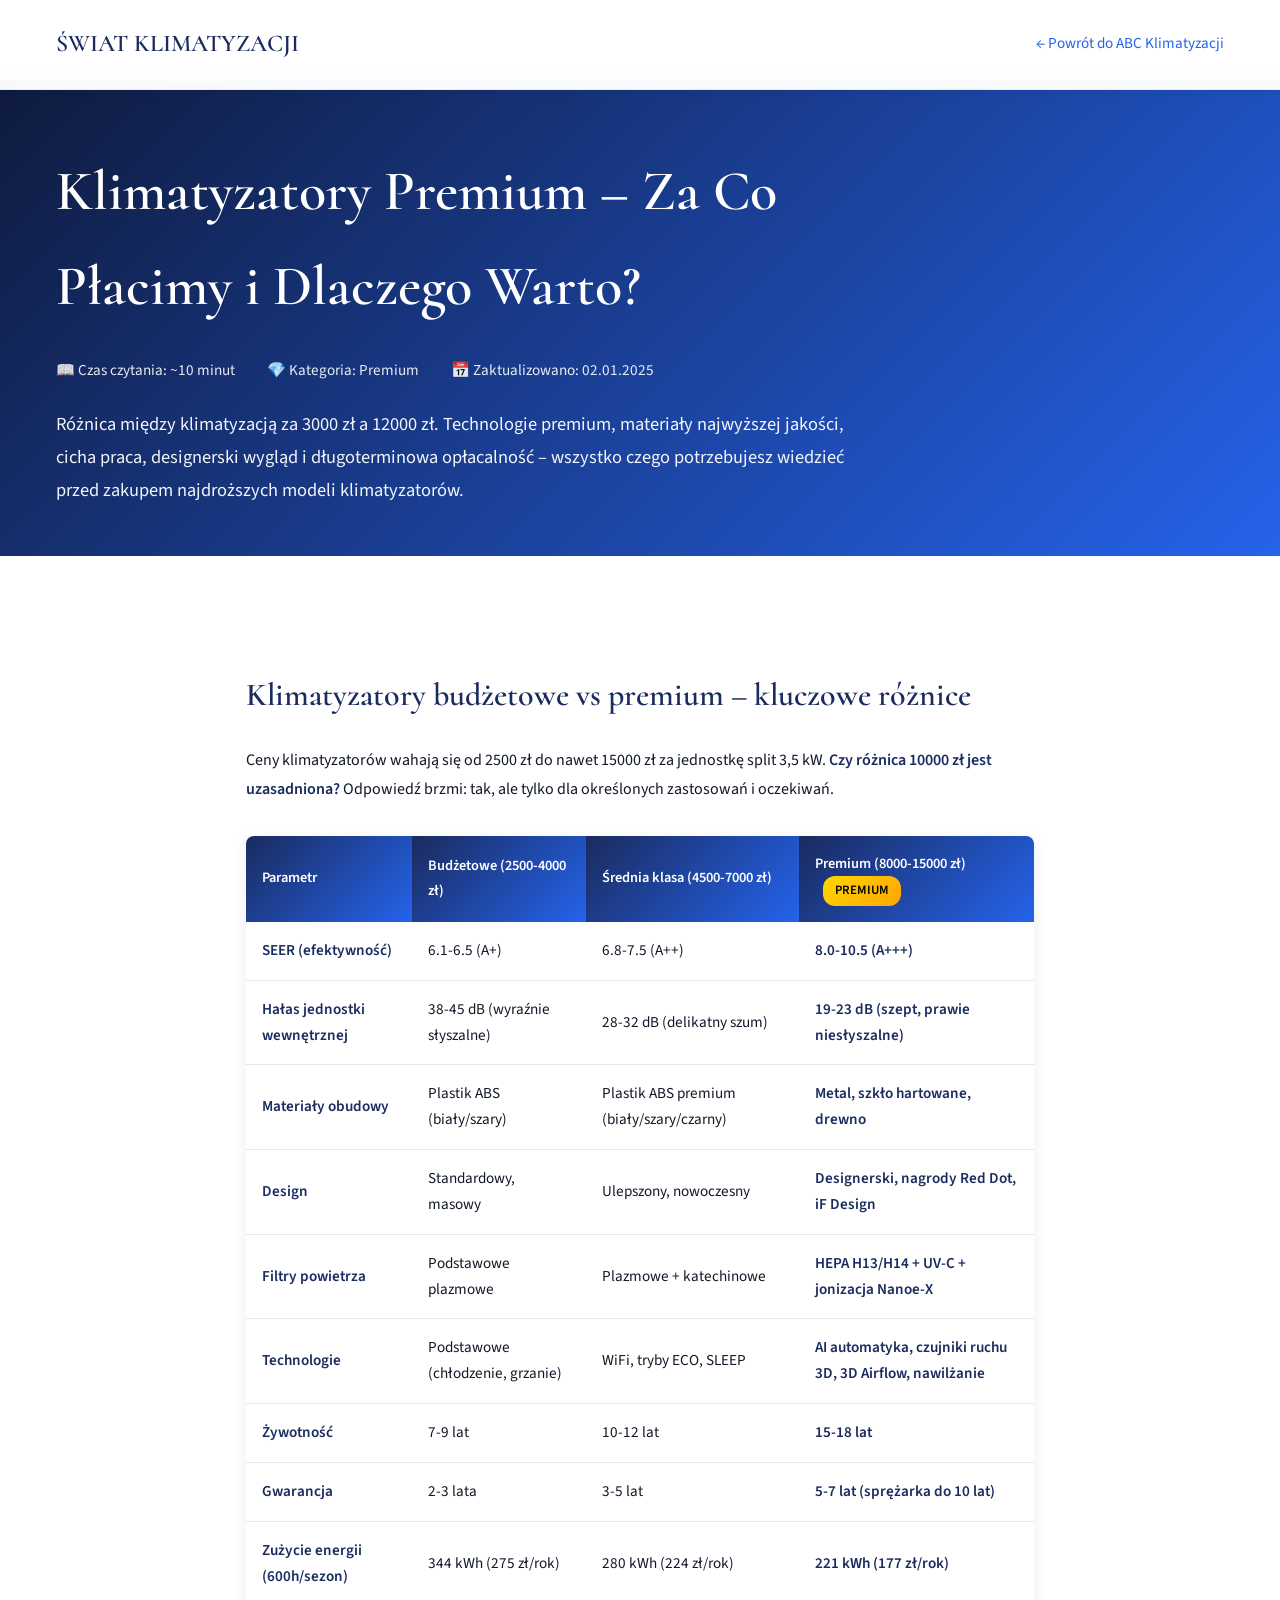
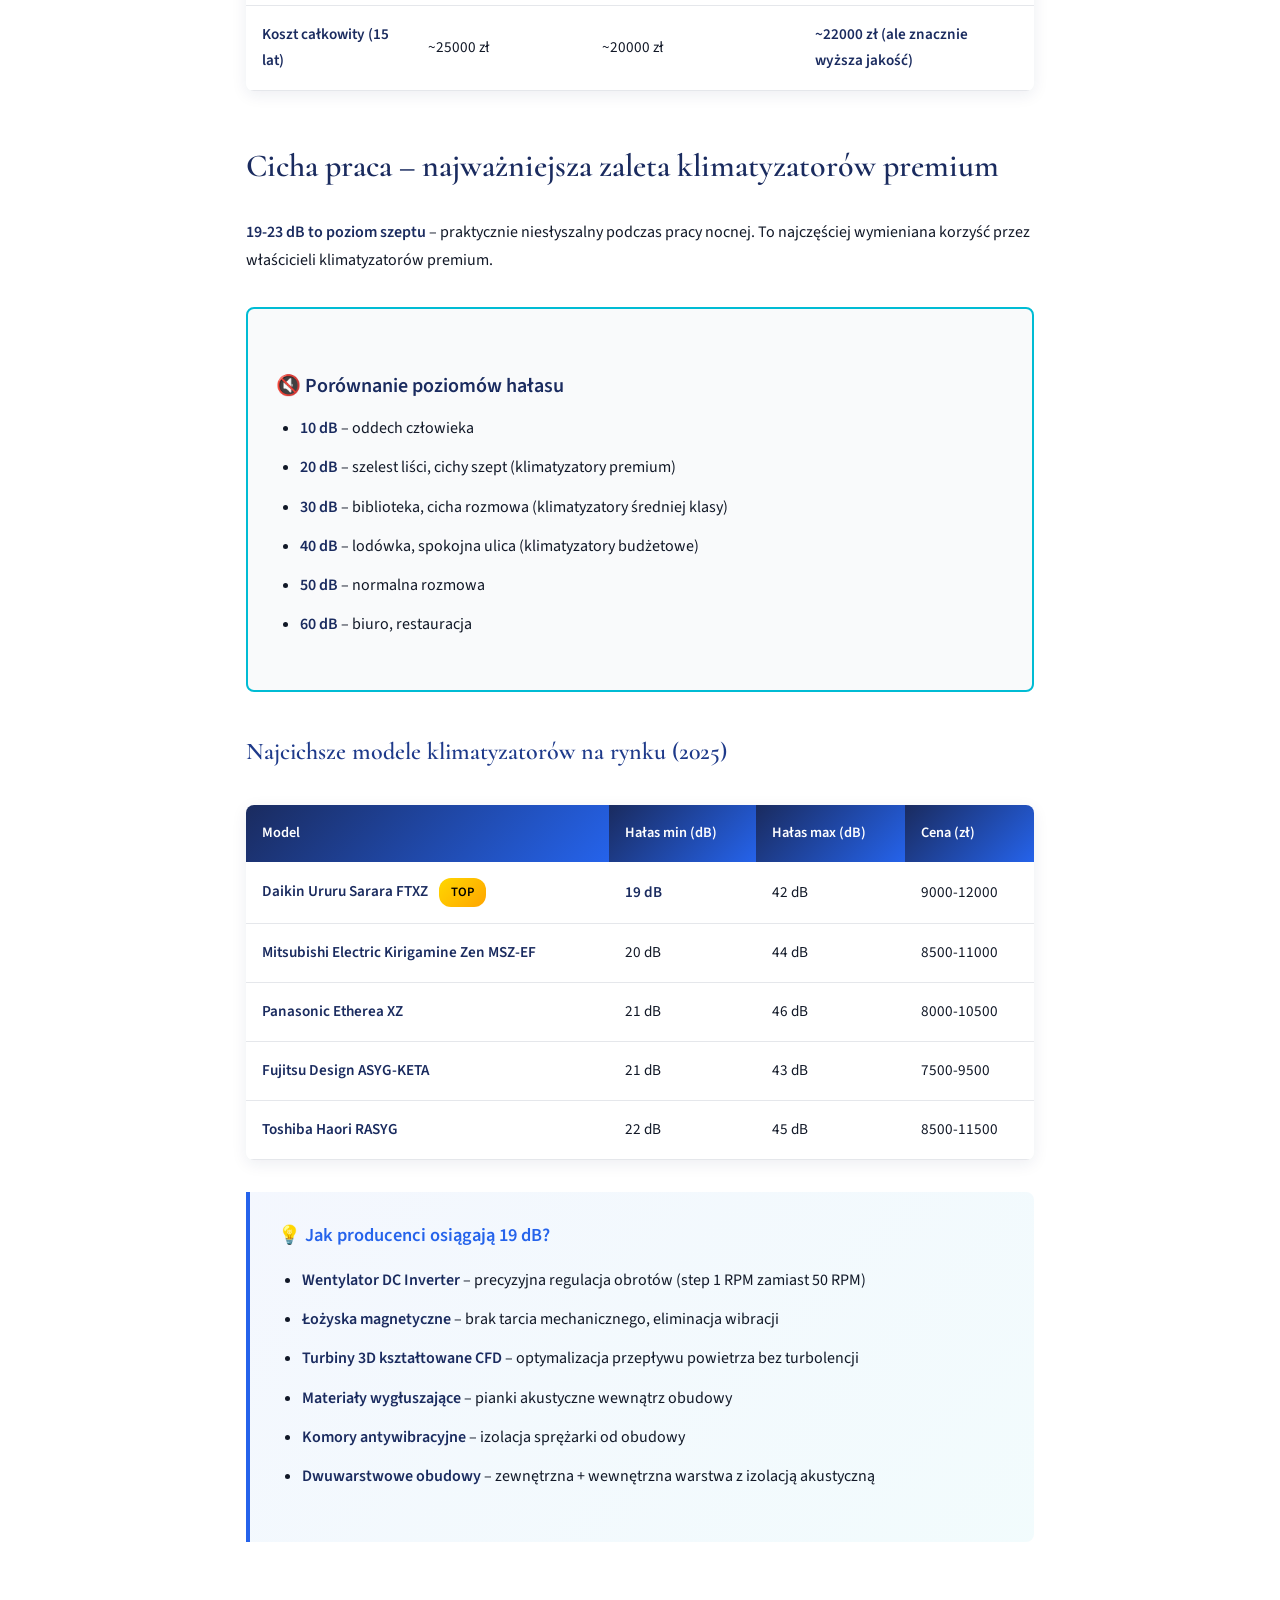
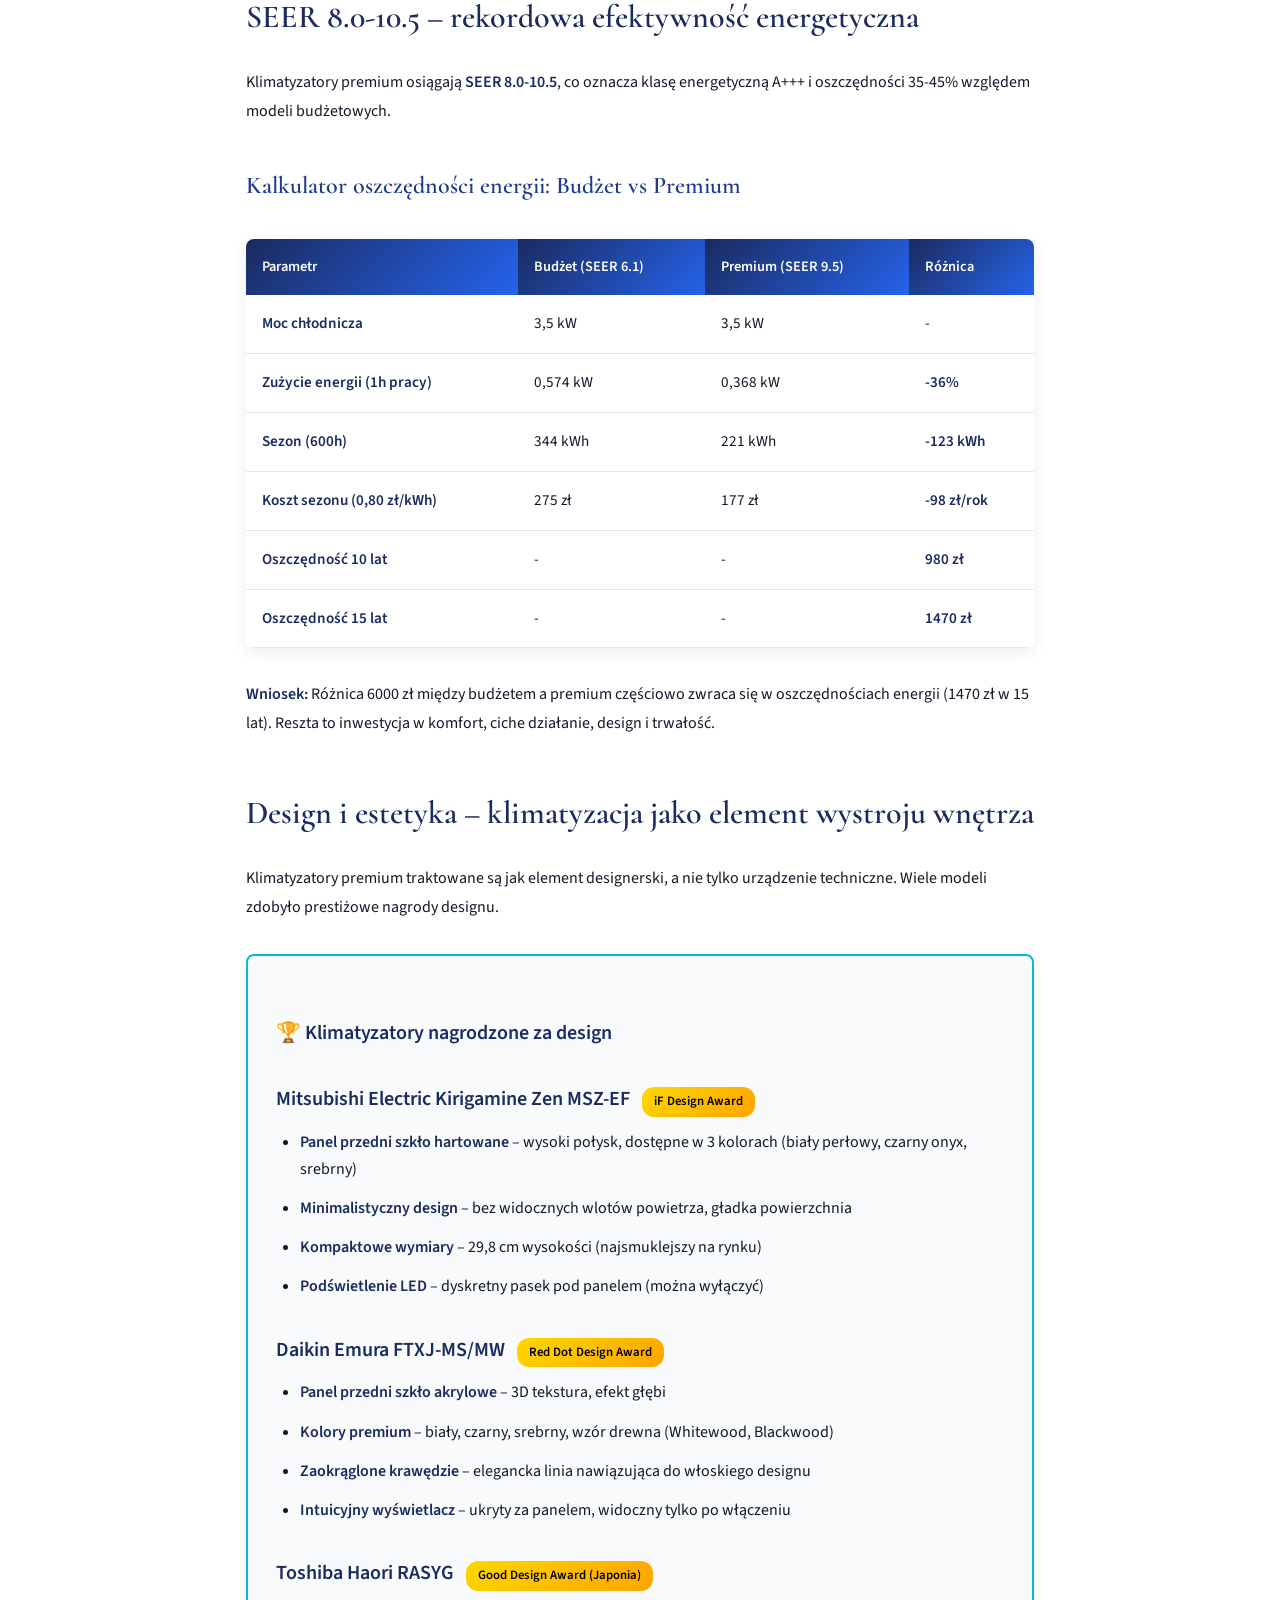
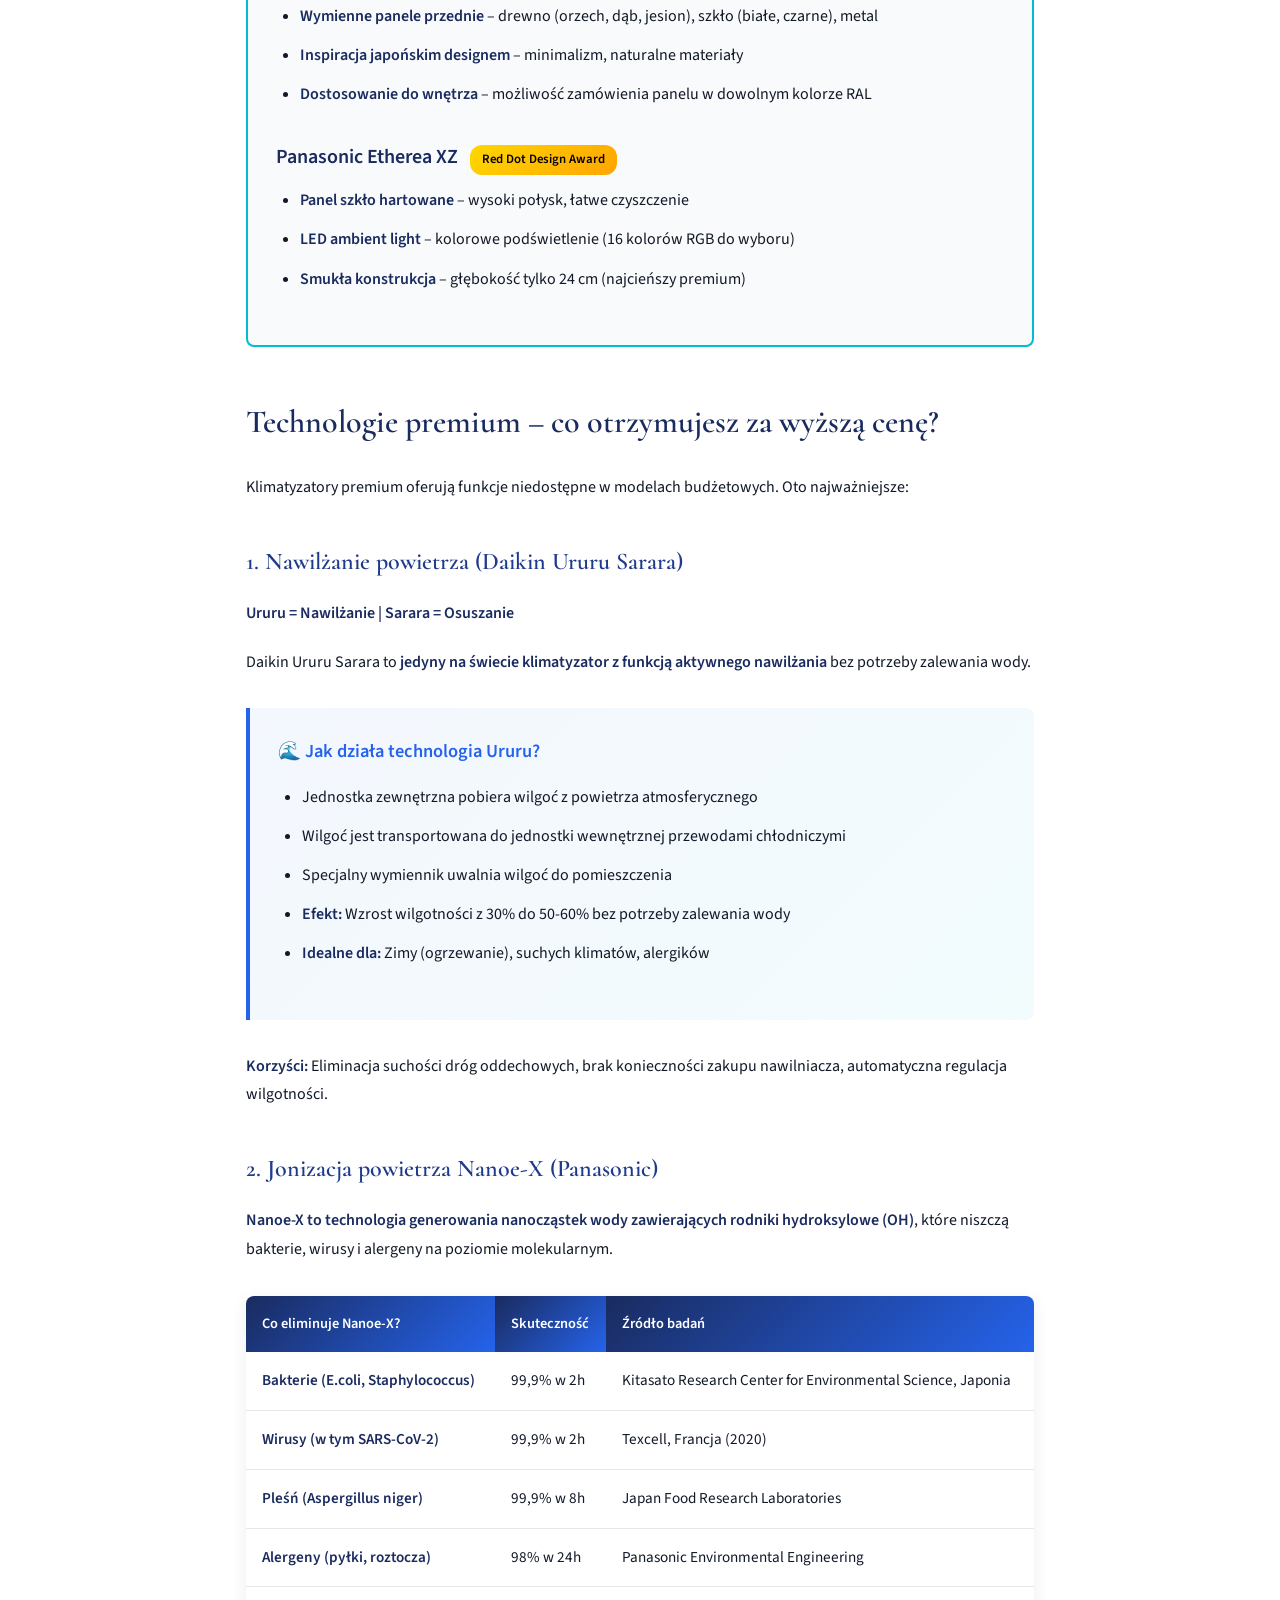
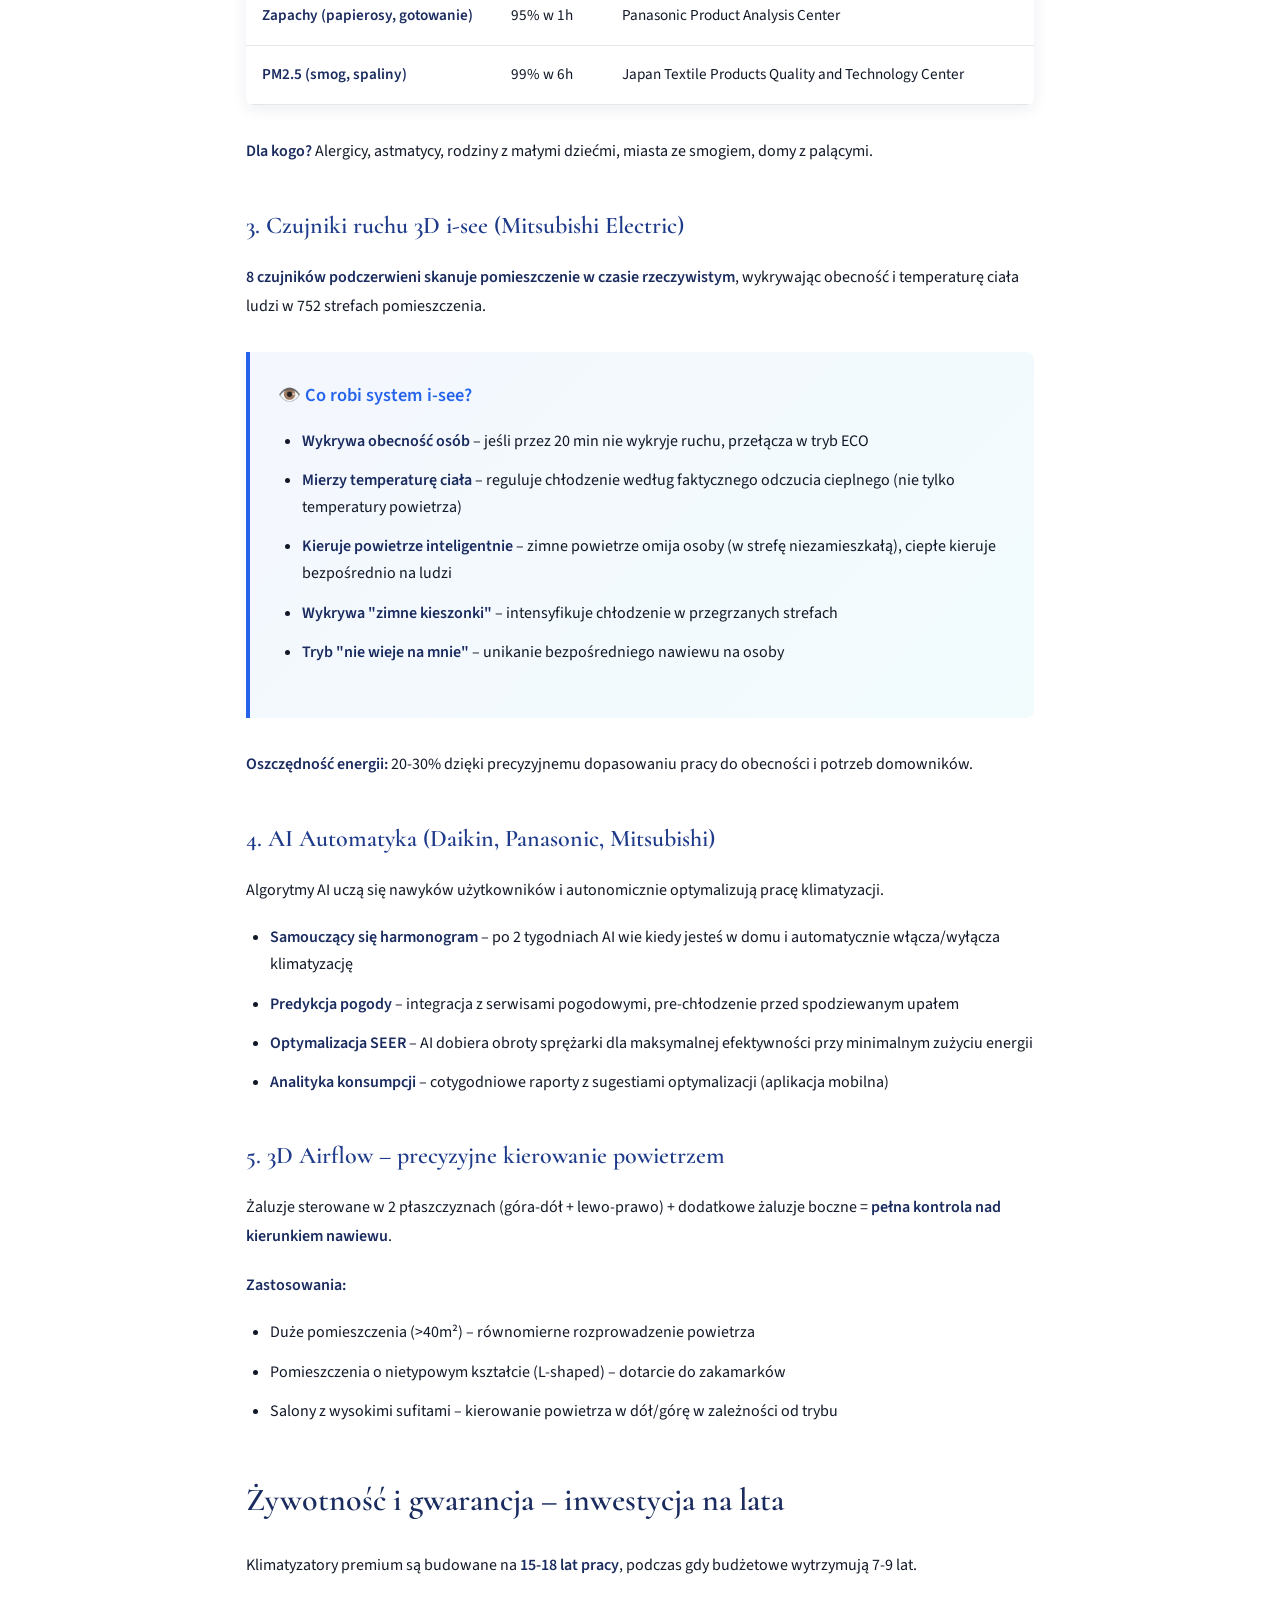
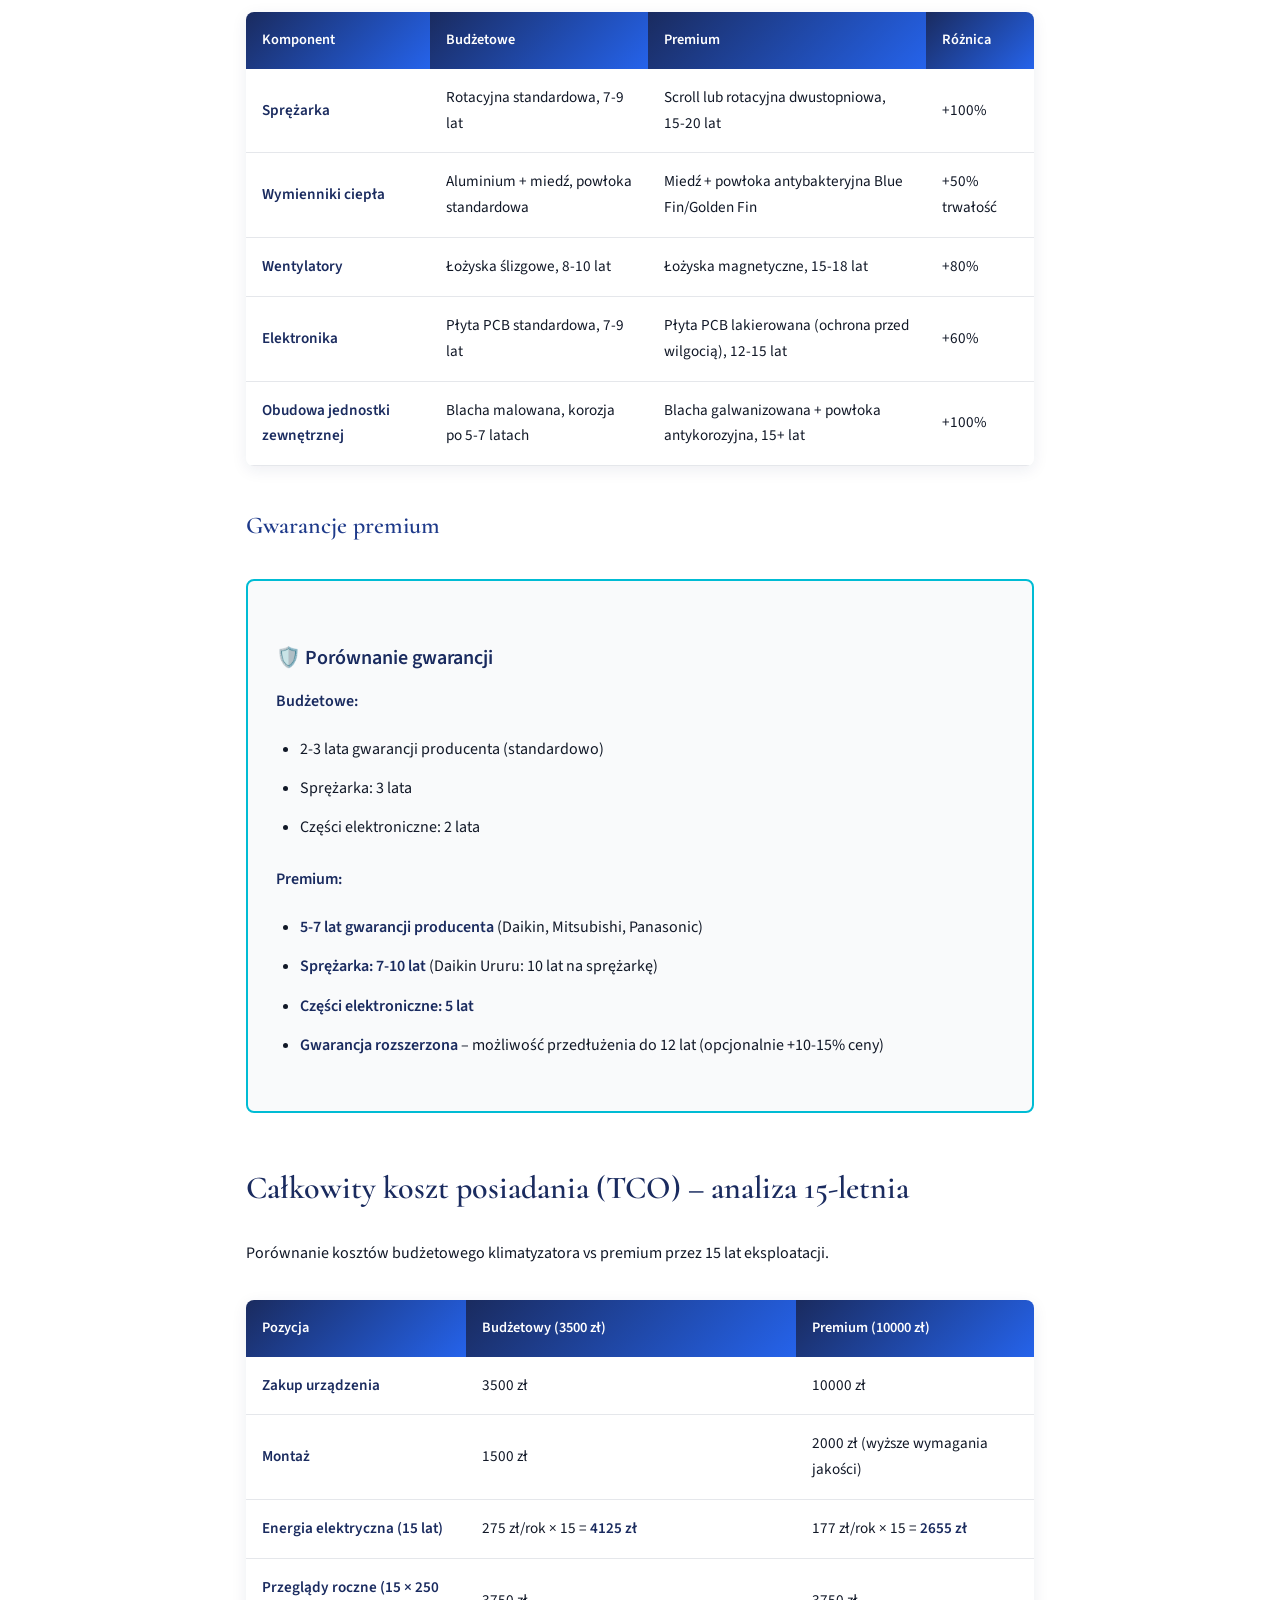
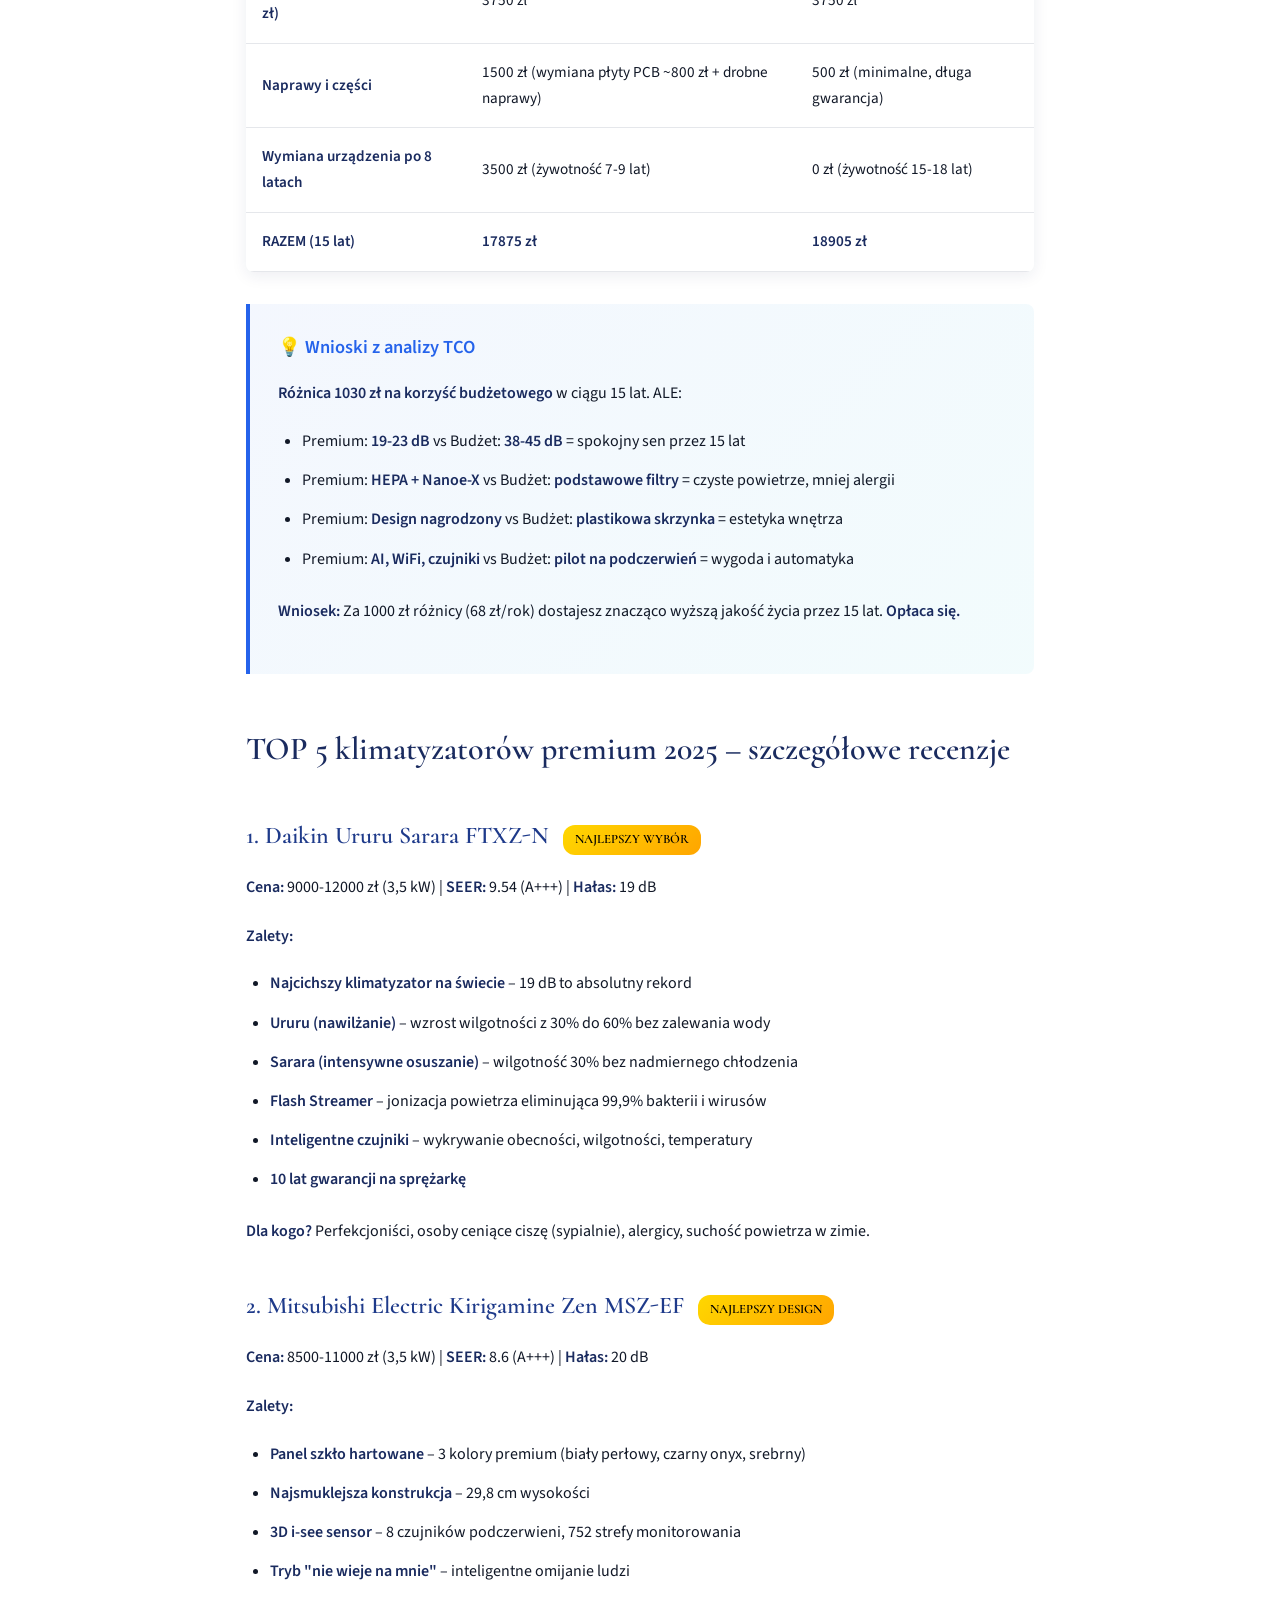
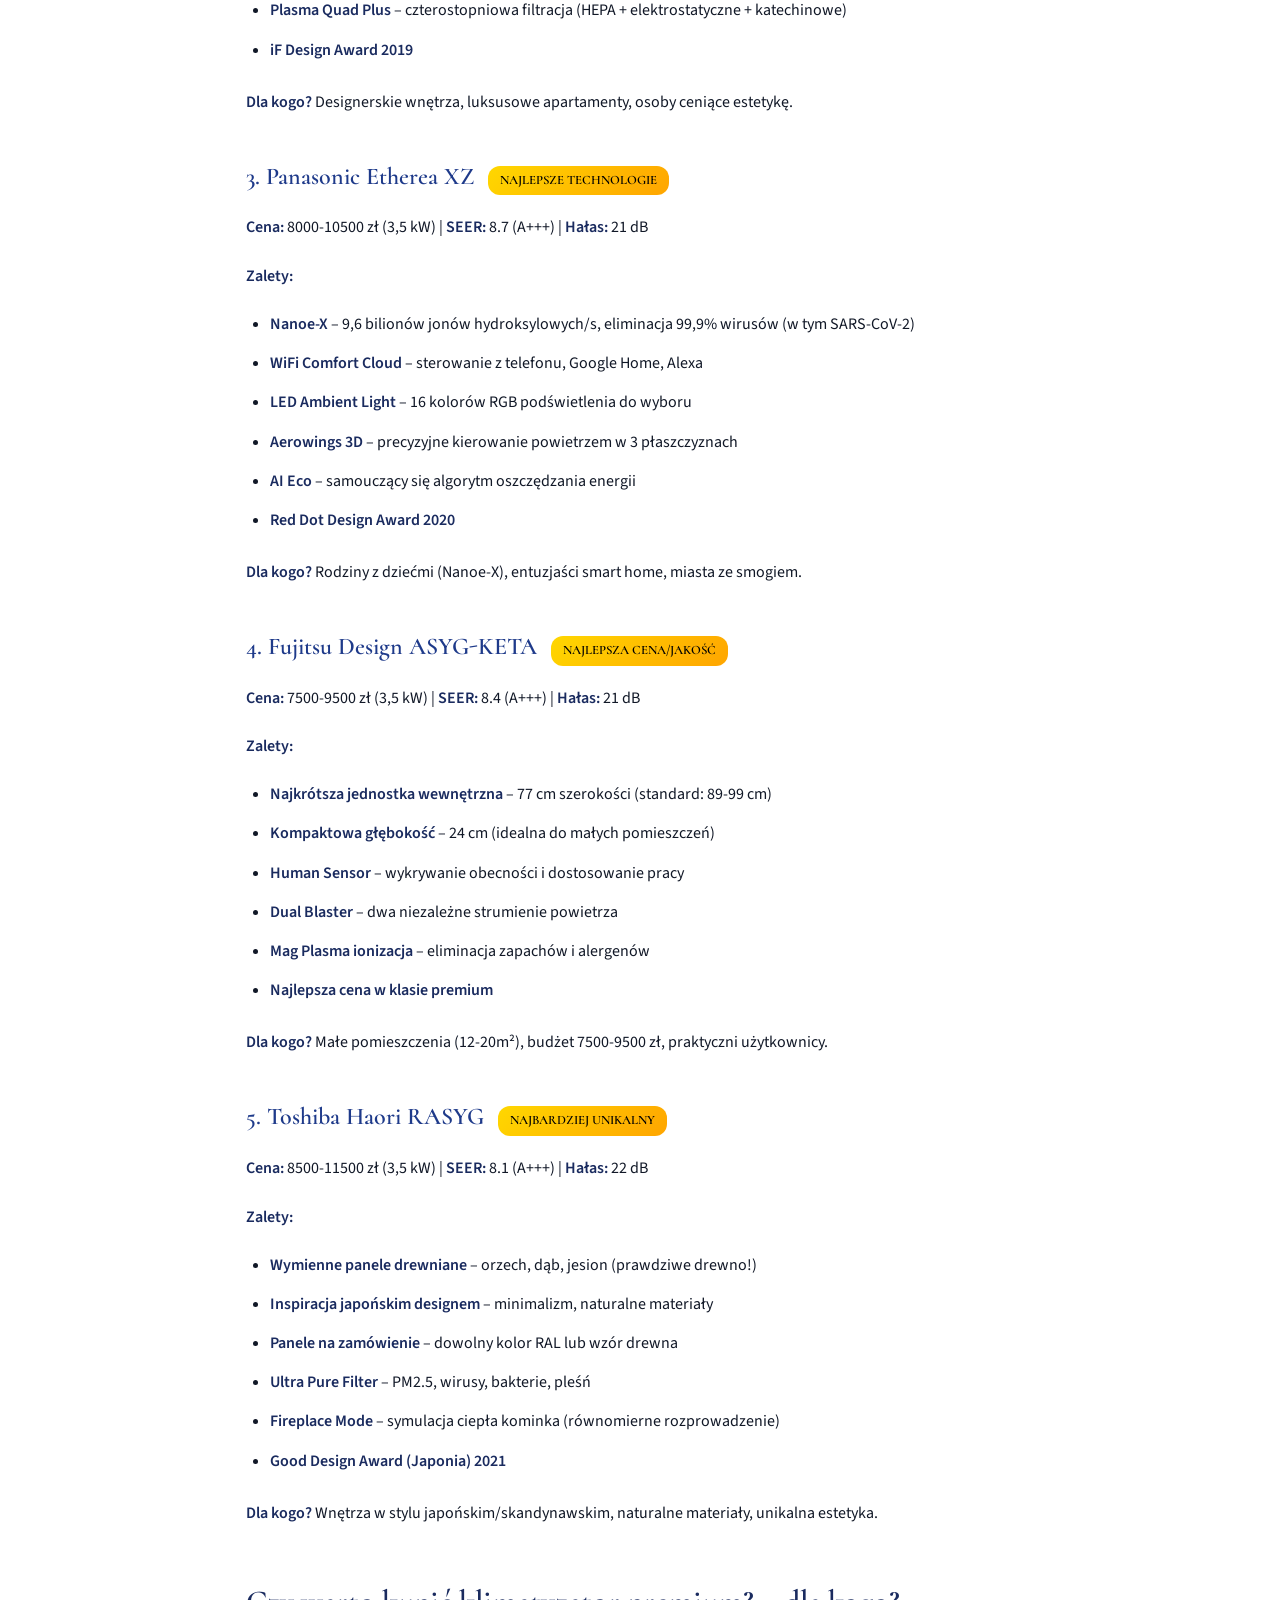
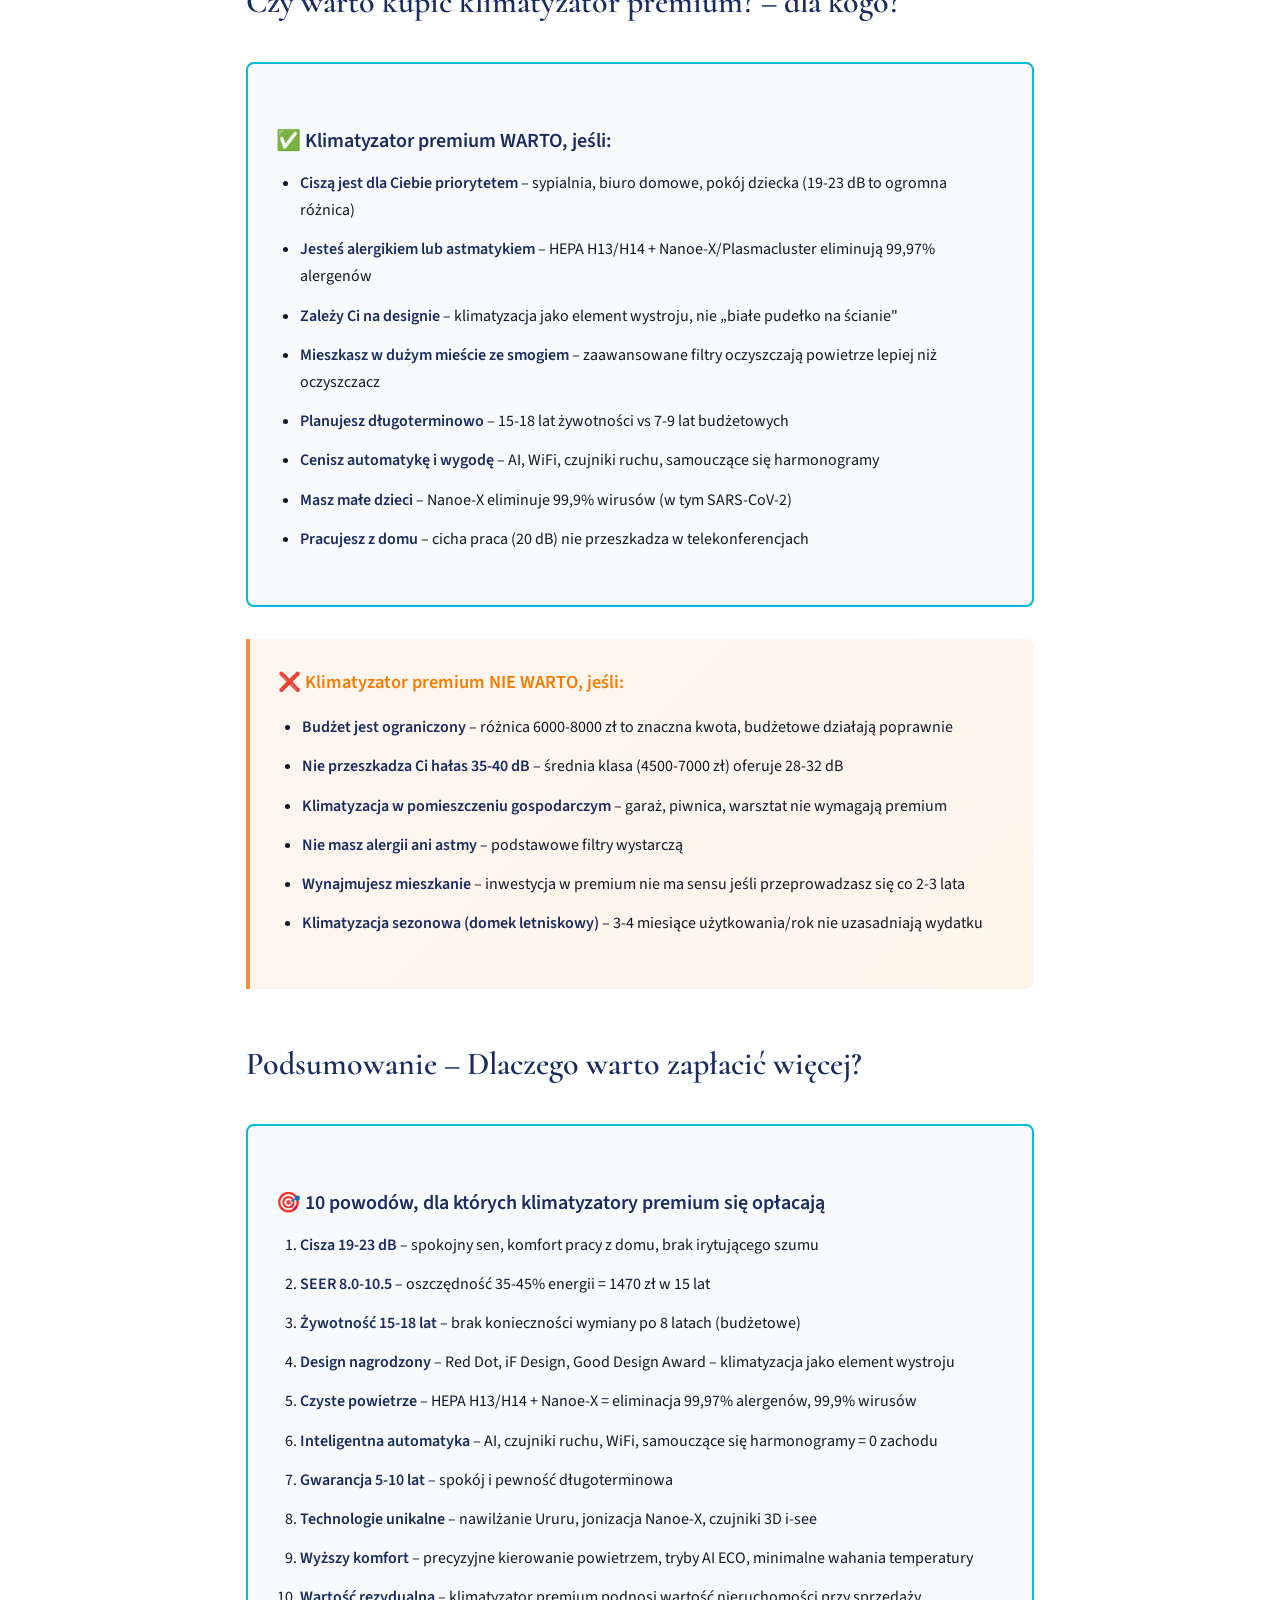
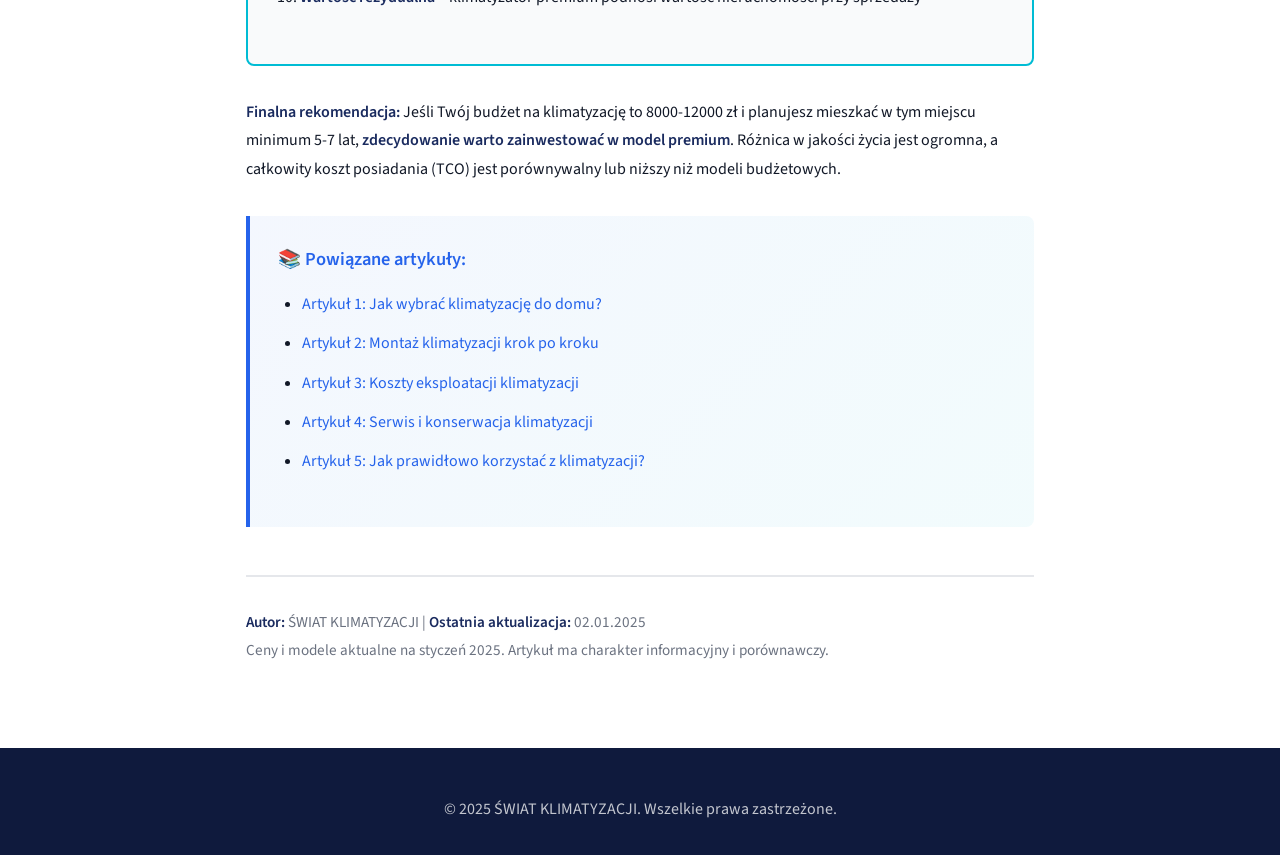
<file: artykul-6-klimatyzatory-premium.html>
<!DOCTYPE html>
<html lang="pl">
<head>
    <meta charset="UTF-8">
    <meta name="viewport" content="width=device-width, initial-scale=1.0">
    <meta name="description" content="Klimatyzatory Premium – za co płacimy i dlaczego warto? Różnice między klimatyzacją za 3000 zł a 12000 zł. Technologie premium, materiały, cicha praca, design i długoterminowa opłacalność najdroższych modeli.">
    <meta name="keywords" content="klimatyzatory premium, najlepsze klimatyzatory, Daikin Ururu Sarara, Mitsubishi Kirigamine, klimatyzacja luksusowa, drogie klimatyzatory, technologie premium">
    <meta property="article:published_time" content="2025-01-02T12:00:00+01:00">
    <meta property="article:author" content="ŚWIAT KLIMATYZACJI">
    <meta property="article:section" content="Premium">
    <title>Klimatyzatory Premium – Za Co Płacimy i Dlaczego Warto? | ŚWIAT KLIMATYZACJI</title>

    <!-- Fonts -->
    <link rel="preconnect" href="https://fonts.googleapis.com">
    <link rel="preconnect" href="https://fonts.gstatic.com" crossorigin>
    <link rel="preload" as="style" href="https://fonts.googleapis.com/css2?family=Cormorant:wght@500;600&family=Source+Sans+3:wght@400;500;600;700&display=swap" onload="this.onload=null;this.rel='stylesheet'">
    <noscript><link rel="stylesheet" href="https://fonts.googleapis.com/css2?family=Cormorant:wght@500;600&family=Source+Sans+3:wght@400;500;600;700&display=swap"></noscript>

    <!-- Schema.org Article for AI/LLM -->
    <script type="application/ld+json">
    {
        "@context": "https://schema.org",
        "@type": "Article",
        "headline": "Klimatyzatory Premium – Za Co Płacimy i Dlaczego Warto Zapłacić Więcej?",
        "description": "Różnica między klimatyzacją za 3000 zł a 12000 zł. Technologie premium, materiały, cicha praca, design i długoterminowa opłacalność najdroższych modeli klimatyzatorów.",
        "author": {
            "@type": "Organization",
            "name": "ŚWIAT KLIMATYZACJI"
        },
        "publisher": {
            "@type": "Organization",
            "name": "ŚWIAT KLIMATYZACJI"
        },
        "datePublished": "2025-01-02",
        "dateModified": "2025-01-02",
        "mainEntityOfPage": {
            "@type": "WebPage"
        },
        "keywords": ["klimatyzatory premium", "Daikin Ururu Sarara", "Mitsubishi Kirigamine", "technologie premium", "cicha klimatyzacja", "design klimatyzacji"]
    }
    </script>

    <!-- Schema.org FAQ for AI Overviews -->
    <script type="application/ld+json">
    {
        "@context": "https://schema.org",
        "@type": "FAQPage",
        "mainEntity": [
            {
                "@type": "Question",
                "name": "Czym różni się klimatyzator za 3000 zł od tego za 12000 zł?",
                "acceptedAnswer": {
                    "@type": "Answer",
                    "text": "Główne różnice: SEER (budżet 6.1-6.5 vs premium 8.5-10+), hałas (budżet 38-45 dB vs premium 19-23 dB), materiały (plastik vs metal/szkło), technologie (brak vs Nanoe-X, 3D airflow, AI), design (standardowy vs designerski z nagrodami), żywotność (7-9 lat vs 15-18 lat), gwarancja (2-3 lata vs 5-7 lat), funkcje (podstawowe vs automatyka, WiFi, czujniki ruchu), jakość powietrza (podstawowe filtry vs HEPA + jonizacja)."
                }
            },
            {
                "@type": "Question",
                "name": "Czy klimatyzator premium się opłaca?",
                "acceptedAnswer": {
                    "@type": "Answer",
                    "text": "Tak, w perspektywie 10-15 lat. Przykład: klimatyzator budżetowy (3500 zł) vs premium (10000 zł). Po 15 latach: BUDŻET: zakup 3500 zł + energia 13500 zł + serwis/naprawy 4500 zł + wymiana po 8 latach 3500 zł = RAZEM 25000 zł. PREMIUM: zakup 10000 zł + energia 9000 zł + serwis 3000 zł = RAZEM 22000 zł. OSZCZĘDNOŚĆ: 3000 zł + znacznie wyższa jakość życia (cicha praca, czyste powietrze, design)."
                }
            },
            {
                "@type": "Question",
                "name": "Jaki klimatyzator premium wybrać?",
                "acceptedAnswer": {
                    "@type": "Answer",
                    "text": "TOP 5 modeli premium 2025: 1) Daikin Ururu Sarara FTXZ (9000-12000 zł) - nawilżanie, SEER 9.54, 19 dB, najcichszy. 2) Mitsubishi Electric Kirigamine Zen MSZ-EF (8500-11000 zł) - design, SEER 8.6, czujniki 3D i-see. 3) Panasonic Etherea XZ (8000-10500 zł) - Nanoe-X, WiFi, SEER 8.7, panel szkło. 4) Fujitsu Design ASYG-KETA (7500-9500 zł) - kompaktowy design, SEER 8.4, 21 dB. 5) Toshiba Haori RASYG (8500-11500 zł) - wymienne panele drewniane, SEER 8.1, japoński design."
                }
            },
            {
                "@type": "Question",
                "name": "Jak cicha jest klimatyzacja premium?",
                "acceptedAnswer": {
                    "@type": "Answer",
                    "text": "Najcichsze modele premium osiągają 19-21 dB (jednostka wewnętrzna) - poziom szeptu, praktycznie niesłyszalne. Dla porównania: budżetowe 38-45 dB (wyraźnie słyszalne), średnia klasa 28-32 dB (delikatny szum), premium 19-23 dB (ledwo słyszalne). Daikin Ururu Sarara: 19 dB, Mitsubishi Kirigamine Zen: 20 dB, Panasonic Etherea: 21 dB. To 50-70% redukcja hałasu względem modeli budżetowych."
                }
            },
            {
                "@type": "Question",
                "name": "Czy klimatyzatory premium mają lepsze filtry?",
                "acceptedAnswer": {
                    "@type": "Answer",
                    "text": "Tak, znacznie. Budżet: podstawowe filtry plazmowe (pyłki, kurz >10μm). Premium: HEPA H13/H14 (99,97% cząstek >0,3μm), filtry katechinowe (wirusy, bakterie w tym SARS-CoV-2), jonizacja Nanoe-X/Plasmacluster (eliminacja 99,9% bakterii), UV-C (niszczenie DNA mikroorganizmów), filtry węglowe (zapachy, VOC, formaldehyd). Efekt: powietrze czystsze niż na zewnątrz, idealne dla alergików i astmatyków."
                }
            },
            {
                "@type": "Question",
                "name": "Ile energii oszczędzają klimatyzatory premium?",
                "acceptedAnswer": {
                    "@type": "Answer",
                    "text": "Budżet SEER 6.1 (klasa A+) vs Premium SEER 9.5 (klasa A+++): oszczędność 35-40% rocznie. Przykład dla 3,5 kW, 600h/sezon: BUDŻET (SEER 6.1): 344 kWh × 0,80 zł = 275 zł/rok. PREMIUM (SEER 9.5): 221 kWh × 0,80 zł = 177 zł/rok. RÓŻNICA: 98 zł/rok. Po 15 latach: 1470 zł oszczędności tylko na energii. Dodatkowo: tryby ECO, AI automatyka, czujniki obecności redukują zużycie o kolejne 20-30%."
                }
            }
        ]
    }
    </script>

    <style>
        :root {
            --color-navy-dark: #0f1a3d;
            --color-navy-primary: #1a2b5f;
            --color-primary-dark: #1e3a8a;
            --color-primary: #2563eb;
            --color-blue-bright: #00bcd4;
            --color-orange: #ff8c42;
            --color-orange-dark: #f57c00;
            --color-white: #ffffff;
            --color-gray-50: #f9fafb;
            --color-gray-100: #f3f4f6;
            --color-gray-200: #e5e7eb;
            --color-gray-600: #6b7280;
            --color-gray-900: #111827;
            --font-serif: 'Cormorant', Georgia, serif;
            --font-sans: 'Source Sans 3', sans-serif;
        }

        * {
            margin: 0;
            padding: 0;
            box-sizing: border-box;
        }

        body {
            font-family: var(--font-sans);
            line-height: 1.7;
            color: var(--color-gray-900);
            background-color: var(--color-white);
        }

        /* Header */
        .header {
            position: fixed;
            top: 0;
            left: 0;
            right: 0;
            z-index: 1000;
            background-color: rgba(255, 255, 255, 0.96);
            backdrop-filter: blur(12px);
            border-bottom: 1px solid rgba(37, 99, 235, 0.08);
            box-shadow: 0px 2px 8px rgba(26, 43, 95, 0.08);
        }

        .nav-container {
            max-width: 1340px;
            margin: 0 auto;
            display: flex;
            justify-content: space-between;
            align-items: center;
            padding: 1.5rem clamp(1.5rem, 5vw, 3.5rem);
        }

        .logo {
            font-family: var(--font-serif);
            font-size: 1.5rem;
            font-weight: 600;
            color: var(--color-navy-primary);
            text-decoration: none;
        }

        .back-link {
            color: var(--color-primary);
            text-decoration: none;
            font-size: 0.95rem;
            transition: color 0.2s;
        }

        .back-link:hover {
            color: var(--color-orange);
        }

        /* Hero */
        .hero {
            margin-top: 80px;
            padding: 4rem clamp(1.5rem, 5vw, 3.5rem) 3rem;
            background: linear-gradient(135deg, var(--color-navy-dark) 0%, var(--color-primary) 100%);
            color: var(--color-white);
        }

        .hero h1 {
            font-family: var(--font-serif);
            font-size: clamp(2.2rem, 5vw, 3.5rem);
            font-weight: 600;
            margin-bottom: 1.5rem;
            max-width: 900px;
        }

        .hero-meta {
            display: flex;
            gap: 2rem;
            flex-wrap: wrap;
            font-size: 0.95rem;
            opacity: 0.9;
            margin-bottom: 1.5rem;
        }

        .hero p {
            font-size: 1.15rem;
            max-width: 800px;
            opacity: 0.95;
            line-height: 1.8;
        }

        /* Article Content */
        .article {
            max-width: 900px;
            margin: 0 auto;
            padding: 4rem clamp(1.5rem, 5vw, 3.5rem);
        }

        .article h2 {
            font-family: var(--font-serif);
            font-size: 2rem;
            color: var(--color-navy-primary);
            margin-top: 3rem;
            margin-bottom: 1.5rem;
            font-weight: 600;
        }

        .article h3 {
            font-family: var(--font-serif);
            font-size: 1.5rem;
            color: var(--color-primary-dark);
            margin-top: 2.5rem;
            margin-bottom: 1rem;
            font-weight: 600;
        }

        .article h4 {
            font-size: 1.25rem;
            color: var(--color-navy-primary);
            margin-top: 2rem;
            margin-bottom: 0.75rem;
            font-weight: 600;
        }

        .article p {
            margin-bottom: 1.25rem;
            line-height: 1.8;
        }

        .article ul, .article ol {
            margin-bottom: 1.5rem;
            padding-left: 1.5rem;
        }

        .article li {
            margin-bottom: 0.75rem;
            line-height: 1.7;
        }

        .article strong {
            color: var(--color-navy-primary);
            font-weight: 600;
        }

        /* Info Boxes */
        .info-box {
            background: linear-gradient(135deg, rgba(37, 99, 235, 0.05) 0%, rgba(0, 188, 212, 0.05) 100%);
            border-left: 4px solid var(--color-primary);
            padding: 1.75rem;
            margin: 2rem 0;
            border-radius: 0 8px 8px 0;
        }

        .info-box h4 {
            color: var(--color-primary);
            margin-top: 0;
            margin-bottom: 1rem;
            font-size: 1.15rem;
        }

        .warning-box {
            background: linear-gradient(135deg, rgba(255, 140, 66, 0.08) 0%, rgba(245, 124, 0, 0.08) 100%);
            border-left: 4px solid var(--color-orange);
            padding: 1.75rem;
            margin: 2rem 0;
            border-radius: 0 8px 8px 0;
        }

        .warning-box h4 {
            color: var(--color-orange-dark);
            margin-top: 0;
            margin-bottom: 1rem;
            font-size: 1.15rem;
        }

        .highlight-box {
            background: var(--color-gray-50);
            border: 2px solid var(--color-blue-bright);
            padding: 1.75rem;
            margin: 2rem 0;
            border-radius: 8px;
        }

        /* Tables */
        .table-wrapper {
            overflow-x: auto;
            margin: 2rem 0;
            border-radius: 8px;
            box-shadow: 0px 4px 16px rgba(26, 43, 95, 0.08);
        }

        table {
            width: 100%;
            border-collapse: collapse;
            background: var(--color-white);
            font-size: 0.95rem;
        }

        th {
            background: linear-gradient(135deg, var(--color-navy-primary) 0%, var(--color-primary) 100%);
            color: var(--color-white);
            padding: 1rem;
            text-align: left;
            font-weight: 600;
            font-size: 0.9rem;
        }

        td {
            padding: 1rem;
            border-bottom: 1px solid var(--color-gray-200);
        }

        tr:hover {
            background-color: rgba(37, 99, 235, 0.03);
        }

        .premium-badge {
            display: inline-block;
            background: linear-gradient(135deg, #FFD700, #FFA500);
            color: #000;
            padding: 0.25rem 0.75rem;
            border-radius: 12px;
            font-size: 0.8rem;
            font-weight: 600;
            margin-left: 0.5rem;
        }

        /* Footer */
        .footer {
            background-color: var(--color-navy-dark);
            color: rgba(255, 255, 255, 0.75);
            padding: 3rem clamp(1.5rem, 5vw, 3.5rem) 2rem;
            text-align: center;
        }

        @media (max-width: 768px) {
            .hero h1 {
                font-size: 2rem;
            }

            .article h2 {
                font-size: 1.75rem;
            }

            .table-wrapper {
                font-size: 0.85rem;
            }

            th, td {
                padding: 0.75rem 0.5rem;
            }
        }
    </style>
</head>
<body>
    <!-- HEADER -->
    <header class="header">
        <nav class="nav-container">
            <a href="index.html" class="logo">ŚWIAT KLIMATYZACJI</a>
            <a href="abc-klimatyzacji.html" class="back-link">← Powrót do ABC Klimatyzacji</a>
        </nav>
    </header>

    <!-- HERO -->
    <section class="hero">
        <h1>Klimatyzatory Premium – Za Co Płacimy i Dlaczego Warto?</h1>
        <div class="hero-meta">
            <span>📖 Czas czytania: ~10 minut</span>
            <span>💎 Kategoria: Premium</span>
            <span>📅 Zaktualizowano: 02.01.2025</span>
        </div>
        <p>Różnica między klimatyzacją za 3000 zł a 12000 zł. Technologie premium, materiały najwyższej jakości, cicha praca, designerski wygląd i długoterminowa opłacalność – wszystko czego potrzebujesz wiedzieć przed zakupem najdroższych modeli klimatyzatorów.</p>
    </section>

    <!-- ARTICLE -->
    <article class="article">
        <h2>Klimatyzatory budżetowe vs premium – kluczowe różnice</h2>

        <p>Ceny klimatyzatorów wahają się od 2500 zł do nawet 15000 zł za jednostkę split 3,5 kW. <strong>Czy różnica 10000 zł jest uzasadniona?</strong> Odpowiedź brzmi: tak, ale tylko dla określonych zastosowań i oczekiwań.</p>

        <div class="table-wrapper">
            <table>
                <thead>
                    <tr>
                        <th>Parametr</th>
                        <th>Budżetowe (2500-4000 zł)</th>
                        <th>Średnia klasa (4500-7000 zł)</th>
                        <th>Premium (8000-15000 zł) <span class="premium-badge">PREMIUM</span></th>
                    </tr>
                </thead>
                <tbody>
                    <tr>
                        <td><strong>SEER (efektywność)</strong></td>
                        <td>6.1-6.5 (A+)</td>
                        <td>6.8-7.5 (A++)</td>
                        <td><strong>8.0-10.5 (A+++)</strong></td>
                    </tr>
                    <tr>
                        <td><strong>Hałas jednostki wewnętrznej</strong></td>
                        <td>38-45 dB (wyraźnie słyszalne)</td>
                        <td>28-32 dB (delikatny szum)</td>
                        <td><strong>19-23 dB (szept, prawie niesłyszalne)</strong></td>
                    </tr>
                    <tr>
                        <td><strong>Materiały obudowy</strong></td>
                        <td>Plastik ABS (biały/szary)</td>
                        <td>Plastik ABS premium (biały/szary/czarny)</td>
                        <td><strong>Metal, szkło hartowane, drewno</strong></td>
                    </tr>
                    <tr>
                        <td><strong>Design</strong></td>
                        <td>Standardowy, masowy</td>
                        <td>Ulepszony, nowoczesny</td>
                        <td><strong>Designerski, nagrody Red Dot, iF Design</strong></td>
                    </tr>
                    <tr>
                        <td><strong>Filtry powietrza</strong></td>
                        <td>Podstawowe plazmowe</td>
                        <td>Plazmowe + katechinowe</td>
                        <td><strong>HEPA H13/H14 + UV-C + jonizacja Nanoe-X</strong></td>
                    </tr>
                    <tr>
                        <td><strong>Technologie</strong></td>
                        <td>Podstawowe (chłodzenie, grzanie)</td>
                        <td>WiFi, tryby ECO, SLEEP</td>
                        <td><strong>AI automatyka, czujniki ruchu 3D, 3D Airflow, nawilżanie</strong></td>
                    </tr>
                    <tr>
                        <td><strong>Żywotność</strong></td>
                        <td>7-9 lat</td>
                        <td>10-12 lat</td>
                        <td><strong>15-18 lat</strong></td>
                    </tr>
                    <tr>
                        <td><strong>Gwarancja</strong></td>
                        <td>2-3 lata</td>
                        <td>3-5 lat</td>
                        <td><strong>5-7 lat (sprężarka do 10 lat)</strong></td>
                    </tr>
                    <tr>
                        <td><strong>Zużycie energii (600h/sezon)</strong></td>
                        <td>344 kWh (275 zł/rok)</td>
                        <td>280 kWh (224 zł/rok)</td>
                        <td><strong>221 kWh (177 zł/rok)</strong></td>
                    </tr>
                    <tr>
                        <td><strong>Koszt całkowity (15 lat)</strong></td>
                        <td>~25000 zł</td>
                        <td>~20000 zł</td>
                        <td><strong>~22000 zł (ale znacznie wyższa jakość)</strong></td>
                    </tr>
                </tbody>
            </table>
        </div>

        <h2>Cicha praca – najważniejsza zaleta klimatyzatorów premium</h2>

        <p><strong>19-23 dB to poziom szeptu</strong> – praktycznie niesłyszalny podczas pracy nocnej. To najczęściej wymieniana korzyść przez właścicieli klimatyzatorów premium.</p>

        <div class="highlight-box">
            <h4>🔇 Porównanie poziomów hałasu</h4>
            <ul>
                <li><strong>10 dB</strong> – oddech człowieka</li>
                <li><strong>20 dB</strong> – szelest liści, cichy szept (klimatyzatory premium)</li>
                <li><strong>30 dB</strong> – biblioteka, cicha rozmowa (klimatyzatory średniej klasy)</li>
                <li><strong>40 dB</strong> – lodówka, spokojna ulica (klimatyzatory budżetowe)</li>
                <li><strong>50 dB</strong> – normalna rozmowa</li>
                <li><strong>60 dB</strong> – biuro, restauracja</li>
            </ul>
        </div>

        <h3>Najcichsze modele klimatyzatorów na rynku (2025)</h3>

        <div class="table-wrapper">
            <table>
                <thead>
                    <tr>
                        <th>Model</th>
                        <th>Hałas min (dB)</th>
                        <th>Hałas max (dB)</th>
                        <th>Cena (zł)</th>
                    </tr>
                </thead>
                <tbody>
                    <tr>
                        <td><strong>Daikin Ururu Sarara FTXZ</strong> <span class="premium-badge">TOP</span></td>
                        <td><strong>19 dB</strong></td>
                        <td>42 dB</td>
                        <td>9000-12000</td>
                    </tr>
                    <tr>
                        <td><strong>Mitsubishi Electric Kirigamine Zen MSZ-EF</strong></td>
                        <td>20 dB</td>
                        <td>44 dB</td>
                        <td>8500-11000</td>
                    </tr>
                    <tr>
                        <td><strong>Panasonic Etherea XZ</strong></td>
                        <td>21 dB</td>
                        <td>46 dB</td>
                        <td>8000-10500</td>
                    </tr>
                    <tr>
                        <td><strong>Fujitsu Design ASYG-KETA</strong></td>
                        <td>21 dB</td>
                        <td>43 dB</td>
                        <td>7500-9500</td>
                    </tr>
                    <tr>
                        <td><strong>Toshiba Haori RASYG</strong></td>
                        <td>22 dB</td>
                        <td>45 dB</td>
                        <td>8500-11500</td>
                    </tr>
                </tbody>
            </table>
        </div>

        <div class="info-box">
            <h4>💡 Jak producenci osiągają 19 dB?</h4>
            <ul>
                <li><strong>Wentylator DC Inverter</strong> – precyzyjna regulacja obrotów (step 1 RPM zamiast 50 RPM)</li>
                <li><strong>Łożyska magnetyczne</strong> – brak tarcia mechanicznego, eliminacja wibracji</li>
                <li><strong>Turbiny 3D kształtowane CFD</strong> – optymalizacja przepływu powietrza bez turbolencji</li>
                <li><strong>Materiały wygłuszające</strong> – pianki akustyczne wewnątrz obudowy</li>
                <li><strong>Komory antywibracyjne</strong> – izolacja sprężarki od obudowy</li>
                <li><strong>Dwuwarstwowe obudowy</strong> – zewnętrzna + wewnętrzna warstwa z izolacją akustyczną</li>
            </ul>
        </div>

        <h2>SEER 8.0-10.5 – rekordowa efektywność energetyczna</h2>

        <p>Klimatyzatory premium osiągają <strong>SEER 8.0-10.5</strong>, co oznacza klasę energetyczną A+++ i oszczędności 35-45% względem modeli budżetowych.</p>

        <h3>Kalkulator oszczędności energii: Budżet vs Premium</h3>

        <div class="table-wrapper">
            <table>
                <thead>
                    <tr>
                        <th>Parametr</th>
                        <th>Budżet (SEER 6.1)</th>
                        <th>Premium (SEER 9.5)</th>
                        <th>Różnica</th>
                    </tr>
                </thead>
                <tbody>
                    <tr>
                        <td><strong>Moc chłodnicza</strong></td>
                        <td>3,5 kW</td>
                        <td>3,5 kW</td>
                        <td>-</td>
                    </tr>
                    <tr>
                        <td><strong>Zużycie energii (1h pracy)</strong></td>
                        <td>0,574 kW</td>
                        <td>0,368 kW</td>
                        <td><strong>-36%</strong></td>
                    </tr>
                    <tr>
                        <td><strong>Sezon (600h)</strong></td>
                        <td>344 kWh</td>
                        <td>221 kWh</td>
                        <td><strong>-123 kWh</strong></td>
                    </tr>
                    <tr>
                        <td><strong>Koszt sezonu (0,80 zł/kWh)</strong></td>
                        <td>275 zł</td>
                        <td>177 zł</td>
                        <td><strong>-98 zł/rok</strong></td>
                    </tr>
                    <tr>
                        <td><strong>Oszczędność 10 lat</strong></td>
                        <td>-</td>
                        <td>-</td>
                        <td><strong>980 zł</strong></td>
                    </tr>
                    <tr>
                        <td><strong>Oszczędność 15 lat</strong></td>
                        <td>-</td>
                        <td>-</td>
                        <td><strong>1470 zł</strong></td>
                    </tr>
                </tbody>
            </table>
        </div>

        <p><strong>Wniosek:</strong> Różnica 6000 zł między budżetem a premium częściowo zwraca się w oszczędnościach energii (1470 zł w 15 lat). Reszta to inwestycja w komfort, ciche działanie, design i trwałość.</p>

        <h2>Design i estetyka – klimatyzacja jako element wystroju wnętrza</h2>

        <p>Klimatyzatory premium traktowane są jak element designerski, a nie tylko urządzenie techniczne. Wiele modeli zdobyło prestiżowe nagrody designu.</p>

        <div class="highlight-box">
            <h4>🏆 Klimatyzatory nagrodzone za design</h4>

            <h4>Mitsubishi Electric Kirigamine Zen MSZ-EF <span class="premium-badge">iF Design Award</span></h4>
            <ul>
                <li><strong>Panel przedni szkło hartowane</strong> – wysoki połysk, dostępne w 3 kolorach (biały perłowy, czarny onyx, srebrny)</li>
                <li><strong>Minimalistyczny design</strong> – bez widocznych wlotów powietrza, gładka powierzchnia</li>
                <li><strong>Kompaktowe wymiary</strong> – 29,8 cm wysokości (najsmuklejszy na rynku)</li>
                <li><strong>Podświetlenie LED</strong> – dyskretny pasek pod panelem (można wyłączyć)</li>
            </ul>

            <h4>Daikin Emura FTXJ-MS/MW <span class="premium-badge">Red Dot Design Award</span></h4>
            <ul>
                <li><strong>Panel przedni szkło akrylowe</strong> – 3D tekstura, efekt głębi</li>
                <li><strong>Kolory premium</strong> – biały, czarny, srebrny, wzór drewna (Whitewood, Blackwood)</li>
                <li><strong>Zaokrąglone krawędzie</strong> – elegancka linia nawiązująca do włoskiego designu</li>
                <li><strong>Intuicyjny wyświetlacz</strong> – ukryty za panelem, widoczny tylko po włączeniu</li>
            </ul>

            <h4>Toshiba Haori RASYG <span class="premium-badge">Good Design Award (Japonia)</span></h4>
            <ul>
                <li><strong>Wymienne panele przednie</strong> – drewno (orzech, dąb, jesion), szkło (białe, czarne), metal</li>
                <li><strong>Inspiracja japońskim designem</strong> – minimalizm, naturalne materiały</li>
                <li><strong>Dostosowanie do wnętrza</strong> – możliwość zamówienia panelu w dowolnym kolorze RAL</li>
            </ul>

            <h4>Panasonic Etherea XZ <span class="premium-badge">Red Dot Design Award</span></h4>
            <ul>
                <li><strong>Panel szkło hartowane</strong> – wysoki połysk, łatwe czyszczenie</li>
                <li><strong>LED ambient light</strong> – kolorowe podświetlenie (16 kolorów RGB do wyboru)</li>
                <li><strong>Smukła konstrukcja</strong> – głębokość tylko 24 cm (najcieńszy premium)</li>
            </ul>
        </div>

        <h2>Technologie premium – co otrzymujesz za wyższą cenę?</h2>

        <p>Klimatyzatory premium oferują funkcje niedostępne w modelach budżetowych. Oto najważniejsze:</p>

        <h3>1. Nawilżanie powietrza (Daikin Ururu Sarara)</h3>

        <p><strong>Ururu = Nawilżanie | Sarara = Osuszanie</strong></p>

        <p>Daikin Ururu Sarara to <strong>jedyny na świecie klimatyzator z funkcją aktywnego nawilżania</strong> bez potrzeby zalewania wody.</p>

        <div class="info-box">
            <h4>🌊 Jak działa technologia Ururu?</h4>
            <ul>
                <li>Jednostka zewnętrzna pobiera wilgoć z powietrza atmosferycznego</li>
                <li>Wilgoć jest transportowana do jednostki wewnętrznej przewodami chłodniczymi</li>
                <li>Specjalny wymiennik uwalnia wilgoć do pomieszczenia</li>
                <li><strong>Efekt:</strong> Wzrost wilgotności z 30% do 50-60% bez potrzeby zalewania wody</li>
                <li><strong>Idealne dla:</strong> Zimy (ogrzewanie), suchych klimatów, alergików</li>
            </ul>
        </div>

        <p><strong>Korzyści:</strong> Eliminacja suchości dróg oddechowych, brak konieczności zakupu nawilniacza, automatyczna regulacja wilgotności.</p>

        <h3>2. Jonizacja powietrza Nanoe-X (Panasonic)</h3>

        <p><strong>Nanoe-X to technologia generowania nanocząstek wody zawierających rodniki hydroksylowe (OH)</strong>, które niszczą bakterie, wirusy i alergeny na poziomie molekularnym.</p>

        <div class="table-wrapper">
            <table>
                <thead>
                    <tr>
                        <th>Co eliminuje Nanoe-X?</th>
                        <th>Skuteczność</th>
                        <th>Źródło badań</th>
                    </tr>
                </thead>
                <tbody>
                    <tr>
                        <td><strong>Bakterie (E.coli, Staphylococcus)</strong></td>
                        <td>99,9% w 2h</td>
                        <td>Kitasato Research Center for Environmental Science, Japonia</td>
                    </tr>
                    <tr>
                        <td><strong>Wirusy (w tym SARS-CoV-2)</strong></td>
                        <td>99,9% w 2h</td>
                        <td>Texcell, Francja (2020)</td>
                    </tr>
                    <tr>
                        <td><strong>Pleśń (Aspergillus niger)</strong></td>
                        <td>99,9% w 8h</td>
                        <td>Japan Food Research Laboratories</td>
                    </tr>
                    <tr>
                        <td><strong>Alergeny (pyłki, roztocza)</strong></td>
                        <td>98% w 24h</td>
                        <td>Panasonic Environmental Engineering</td>
                    </tr>
                    <tr>
                        <td><strong>Zapachy (papierosy, gotowanie)</strong></td>
                        <td>95% w 1h</td>
                        <td>Panasonic Product Analysis Center</td>
                    </tr>
                    <tr>
                        <td><strong>PM2.5 (smog, spaliny)</strong></td>
                        <td>99% w 6h</td>
                        <td>Japan Textile Products Quality and Technology Center</td>
                    </tr>
                </tbody>
            </table>
        </div>

        <p><strong>Dla kogo?</strong> Alergicy, astmatycy, rodziny z małymi dziećmi, miasta ze smogiem, domy z palącymi.</p>

        <h3>3. Czujniki ruchu 3D i-see (Mitsubishi Electric)</h3>

        <p><strong>8 czujników podczerwieni skanuje pomieszczenie w czasie rzeczywistym</strong>, wykrywając obecność i temperaturę ciała ludzi w 752 strefach pomieszczenia.</p>

        <div class="info-box">
            <h4>👁️ Co robi system i-see?</h4>
            <ul>
                <li><strong>Wykrywa obecność osób</strong> – jeśli przez 20 min nie wykryje ruchu, przełącza w tryb ECO</li>
                <li><strong>Mierzy temperaturę ciała</strong> – reguluje chłodzenie według faktycznego odczucia cieplnego (nie tylko temperatury powietrza)</li>
                <li><strong>Kieruje powietrze inteligentnie</strong> – zimne powietrze omija osoby (w strefę niezamieszkałą), ciepłe kieruje bezpośrednio na ludzi</li>
                <li><strong>Wykrywa "zimne kieszonki"</strong> – intensyfikuje chłodzenie w przegrzanych strefach</li>
                <li><strong>Tryb "nie wieje na mnie"</strong> – unikanie bezpośredniego nawiewu na osoby</li>
            </ul>
        </div>

        <p><strong>Oszczędność energii:</strong> 20-30% dzięki precyzyjnemu dopasowaniu pracy do obecności i potrzeb domowników.</p>

        <h3>4. AI Automatyka (Daikin, Panasonic, Mitsubishi)</h3>

        <p>Algorytmy AI uczą się nawyków użytkowników i autonomicznie optymalizują pracę klimatyzacji.</p>

        <ul>
            <li><strong>Samouczący się harmonogram</strong> – po 2 tygodniach AI wie kiedy jesteś w domu i automatycznie włącza/wyłącza klimatyzację</li>
            <li><strong>Predykcja pogody</strong> – integracja z serwisami pogodowymi, pre-chłodzenie przed spodziewanym upałem</li>
            <li><strong>Optymalizacja SEER</strong> – AI dobiera obroty sprężarki dla maksymalnej efektywności przy minimalnym zużyciu energii</li>
            <li><strong>Analityka konsumpcji</strong> – cotygodniowe raporty z sugestiami optymalizacji (aplikacja mobilna)</li>
        </ul>

        <h3>5. 3D Airflow – precyzyjne kierowanie powietrzem</h3>

        <p>Żaluzje sterowane w 2 płaszczyznach (góra-dół + lewo-prawo) + dodatkowe żaluzje boczne = <strong>pełna kontrola nad kierunkiem nawiewu</strong>.</p>

        <p><strong>Zastosowania:</strong></p>
        <ul>
            <li>Duże pomieszczenia (>40m²) – równomierne rozprowadzenie powietrza</li>
            <li>Pomieszczenia o nietypowym kształcie (L-shaped) – dotarcie do zakamarków</li>
            <li>Salony z wysokimi sufitami – kierowanie powietrza w dół/górę w zależności od trybu</li>
        </ul>

        <h2>Żywotność i gwarancja – inwestycja na lata</h2>

        <p>Klimatyzatory premium są budowane na <strong>15-18 lat pracy</strong>, podczas gdy budżetowe wytrzymują 7-9 lat.</p>

        <div class="table-wrapper">
            <table>
                <thead>
                    <tr>
                        <th>Komponent</th>
                        <th>Budżetowe</th>
                        <th>Premium</th>
                        <th>Różnica</th>
                    </tr>
                </thead>
                <tbody>
                    <tr>
                        <td><strong>Sprężarka</strong></td>
                        <td>Rotacyjna standardowa, 7-9 lat</td>
                        <td>Scroll lub rotacyjna dwustopniowa, 15-20 lat</td>
                        <td>+100%</td>
                    </tr>
                    <tr>
                        <td><strong>Wymienniki ciepła</strong></td>
                        <td>Aluminium + miedź, powłoka standardowa</td>
                        <td>Miedź + powłoka antybakteryjna Blue Fin/Golden Fin</td>
                        <td>+50% trwałość</td>
                    </tr>
                    <tr>
                        <td><strong>Wentylatory</strong></td>
                        <td>Łożyska ślizgowe, 8-10 lat</td>
                        <td>Łożyska magnetyczne, 15-18 lat</td>
                        <td>+80%</td>
                    </tr>
                    <tr>
                        <td><strong>Elektronika</strong></td>
                        <td>Płyta PCB standardowa, 7-9 lat</td>
                        <td>Płyta PCB lakierowana (ochrona przed wilgocią), 12-15 lat</td>
                        <td>+60%</td>
                    </tr>
                    <tr>
                        <td><strong>Obudowa jednostki zewnętrznej</strong></td>
                        <td>Blacha malowana, korozja po 5-7 latach</td>
                        <td>Blacha galwanizowana + powłoka antykorozyjna, 15+ lat</td>
                        <td>+100%</td>
                    </tr>
                </tbody>
            </table>
        </div>

        <h3>Gwarancje premium</h3>

        <div class="highlight-box">
            <h4>🛡️ Porównanie gwarancji</h4>
            <p><strong>Budżetowe:</strong></p>
            <ul>
                <li>2-3 lata gwarancji producenta (standardowo)</li>
                <li>Sprężarka: 3 lata</li>
                <li>Części elektroniczne: 2 lata</li>
            </ul>

            <p><strong>Premium:</strong></p>
            <ul>
                <li><strong>5-7 lat gwarancji producenta</strong> (Daikin, Mitsubishi, Panasonic)</li>
                <li><strong>Sprężarka: 7-10 lat</strong> (Daikin Ururu: 10 lat na sprężarkę)</li>
                <li><strong>Części elektroniczne: 5 lat</strong></li>
                <li><strong>Gwarancja rozszerzona</strong> – możliwość przedłużenia do 12 lat (opcjonalnie +10-15% ceny)</li>
            </ul>
        </div>

        <h2>Całkowity koszt posiadania (TCO) – analiza 15-letnia</h2>

        <p>Porównanie kosztów budżetowego klimatyzatora vs premium przez 15 lat eksploatacji.</p>

        <div class="table-wrapper">
            <table>
                <thead>
                    <tr>
                        <th>Pozycja</th>
                        <th>Budżetowy (3500 zł)</th>
                        <th>Premium (10000 zł)</th>
                    </tr>
                </thead>
                <tbody>
                    <tr>
                        <td><strong>Zakup urządzenia</strong></td>
                        <td>3500 zł</td>
                        <td>10000 zł</td>
                    </tr>
                    <tr>
                        <td><strong>Montaż</strong></td>
                        <td>1500 zł</td>
                        <td>2000 zł (wyższe wymagania jakości)</td>
                    </tr>
                    <tr>
                        <td><strong>Energia elektryczna (15 lat)</strong></td>
                        <td>275 zł/rok × 15 = <strong>4125 zł</strong></td>
                        <td>177 zł/rok × 15 = <strong>2655 zł</strong></td>
                    </tr>
                    <tr>
                        <td><strong>Przeglądy roczne (15 × 250 zł)</strong></td>
                        <td>3750 zł</td>
                        <td>3750 zł</td>
                    </tr>
                    <tr>
                        <td><strong>Naprawy i części</strong></td>
                        <td>1500 zł (wymiana płyty PCB ~800 zł + drobne naprawy)</td>
                        <td>500 zł (minimalne, długa gwarancja)</td>
                    </tr>
                    <tr>
                        <td><strong>Wymiana urządzenia po 8 latach</strong></td>
                        <td>3500 zł (żywotność 7-9 lat)</td>
                        <td>0 zł (żywotność 15-18 lat)</td>
                    </tr>
                    <tr>
                        <td><strong>RAZEM (15 lat)</strong></td>
                        <td><strong>17875 zł</strong></td>
                        <td><strong>18905 zł</strong></td>
                    </tr>
                </tbody>
            </table>
        </div>

        <div class="info-box">
            <h4>💡 Wnioski z analizy TCO</h4>
            <p><strong>Różnica 1030 zł na korzyść budżetowego</strong> w ciągu 15 lat. ALE:</p>
            <ul>
                <li>Premium: <strong>19-23 dB</strong> vs Budżet: <strong>38-45 dB</strong> = spokojny sen przez 15 lat</li>
                <li>Premium: <strong>HEPA + Nanoe-X</strong> vs Budżet: <strong>podstawowe filtry</strong> = czyste powietrze, mniej alergii</li>
                <li>Premium: <strong>Design nagrodzony</strong> vs Budżet: <strong>plastikowa skrzynka</strong> = estetyka wnętrza</li>
                <li>Premium: <strong>AI, WiFi, czujniki</strong> vs Budżet: <strong>pilot na podczerwień</strong> = wygoda i automatyka</li>
            </ul>
            <p><strong>Wniosek:</strong> Za 1000 zł różnicy (68 zł/rok) dostajesz znacząco wyższą jakość życia przez 15 lat. <strong>Opłaca się.</strong></p>
        </div>

        <h2>TOP 5 klimatyzatorów premium 2025 – szczegółowe recenzje</h2>

        <h3>1. Daikin Ururu Sarara FTXZ-N <span class="premium-badge">NAJLEPSZY WYBÓR</span></h3>

        <p><strong>Cena:</strong> 9000-12000 zł (3,5 kW) | <strong>SEER:</strong> 9.54 (A+++) | <strong>Hałas:</strong> 19 dB</p>

        <p><strong>Zalety:</strong></p>
        <ul>
            <li><strong>Najcichszy klimatyzator na świecie</strong> – 19 dB to absolutny rekord</li>
            <li><strong>Ururu (nawilżanie)</strong> – wzrost wilgotności z 30% do 60% bez zalewania wody</li>
            <li><strong>Sarara (intensywne osuszanie)</strong> – wilgotność 30% bez nadmiernego chłodzenia</li>
            <li><strong>Flash Streamer</strong> – jonizacja powietrza eliminująca 99,9% bakterii i wirusów</li>
            <li><strong>Inteligentne czujniki</strong> – wykrywanie obecności, wilgotności, temperatury</li>
            <li><strong>10 lat gwarancji na sprężarkę</strong></li>
        </ul>

        <p><strong>Dla kogo?</strong> Perfekcjoniści, osoby ceniące ciszę (sypialnie), alergicy, suchość powietrza w zimie.</p>

        <h3>2. Mitsubishi Electric Kirigamine Zen MSZ-EF <span class="premium-badge">NAJLEPSZY DESIGN</span></h3>

        <p><strong>Cena:</strong> 8500-11000 zł (3,5 kW) | <strong>SEER:</strong> 8.6 (A+++) | <strong>Hałas:</strong> 20 dB</p>

        <p><strong>Zalety:</strong></p>
        <ul>
            <li><strong>Panel szkło hartowane</strong> – 3 kolory premium (biały perłowy, czarny onyx, srebrny)</li>
            <li><strong>Najsmuklejsza konstrukcja</strong> – 29,8 cm wysokości</li>
            <li><strong>3D i-see sensor</strong> – 8 czujników podczerwieni, 752 strefy monitorowania</li>
            <li><strong>Tryb "nie wieje na mnie"</strong> – inteligentne omijanie ludzi</li>
            <li><strong>Plasma Quad Plus</strong> – czterostopniowa filtracja (HEPA + elektrostatyczne + katechinowe)</li>
            <li><strong>iF Design Award 2019</strong></li>
        </ul>

        <p><strong>Dla kogo?</strong> Designerskie wnętrza, luksusowe apartamenty, osoby ceniące estetykę.</p>

        <h3>3. Panasonic Etherea XZ <span class="premium-badge">NAJLEPSZE TECHNOLOGIE</span></h3>

        <p><strong>Cena:</strong> 8000-10500 zł (3,5 kW) | <strong>SEER:</strong> 8.7 (A+++) | <strong>Hałas:</strong> 21 dB</p>

        <p><strong>Zalety:</strong></p>
        <ul>
            <li><strong>Nanoe-X</strong> – 9,6 bilionów jonów hydroksylowych/s, eliminacja 99,9% wirusów (w tym SARS-CoV-2)</li>
            <li><strong>WiFi Comfort Cloud</strong> – sterowanie z telefonu, Google Home, Alexa</li>
            <li><strong>LED Ambient Light</strong> – 16 kolorów RGB podświetlenia do wyboru</li>
            <li><strong>Aerowings 3D</strong> – precyzyjne kierowanie powietrzem w 3 płaszczyznach</li>
            <li><strong>AI Eco</strong> – samouczący się algorytm oszczędzania energii</li>
            <li><strong>Red Dot Design Award 2020</strong></li>
        </ul>

        <p><strong>Dla kogo?</strong> Rodziny z dziećmi (Nanoe-X), entuzjaści smart home, miasta ze smogiem.</p>

        <h3>4. Fujitsu Design ASYG-KETA <span class="premium-badge">NAJLEPSZA CENA/JAKOŚĆ</span></h3>

        <p><strong>Cena:</strong> 7500-9500 zł (3,5 kW) | <strong>SEER:</strong> 8.4 (A+++) | <strong>Hałas:</strong> 21 dB</p>

        <p><strong>Zalety:</strong></p>
        <ul>
            <li><strong>Najkrótsza jednostka wewnętrzna</strong> – 77 cm szerokości (standard: 89-99 cm)</li>
            <li><strong>Kompaktowa głębokość</strong> – 24 cm (idealna do małych pomieszczeń)</li>
            <li><strong>Human Sensor</strong> – wykrywanie obecności i dostosowanie pracy</li>
            <li><strong>Dual Blaster</strong> – dwa niezależne strumienie powietrza</li>
            <li><strong>Mag Plasma ionizacja</strong> – eliminacja zapachów i alergenów</li>
            <li><strong>Najlepsza cena w klasie premium</strong></li>
        </ul>

        <p><strong>Dla kogo?</strong> Małe pomieszczenia (12-20m²), budżet 7500-9500 zł, praktyczni użytkownicy.</p>

        <h3>5. Toshiba Haori RASYG <span class="premium-badge">NAJBARDZIEJ UNIKALNY</span></h3>

        <p><strong>Cena:</strong> 8500-11500 zł (3,5 kW) | <strong>SEER:</strong> 8.1 (A+++) | <strong>Hałas:</strong> 22 dB</p>

        <p><strong>Zalety:</strong></p>
        <ul>
            <li><strong>Wymienne panele drewniane</strong> – orzech, dąb, jesion (prawdziwe drewno!)</li>
            <li><strong>Inspiracja japońskim designem</strong> – minimalizm, naturalne materiały</li>
            <li><strong>Panele na zamówienie</strong> – dowolny kolor RAL lub wzór drewna</li>
            <li><strong>Ultra Pure Filter</strong> – PM2.5, wirusy, bakterie, pleśń</li>
            <li><strong>Fireplace Mode</strong> – symulacja ciepła kominka (równomierne rozprowadzenie)</li>
            <li><strong>Good Design Award (Japonia) 2021</strong></li>
        </ul>

        <p><strong>Dla kogo?</strong> Wnętrza w stylu japońskim/skandynawskim, naturalne materiały, unikalna estetyka.</p>

        <h2>Czy warto kupić klimatyzator premium? – dla kogo?</h2>

        <div class="highlight-box">
            <h4>✅ Klimatyzator premium WARTO, jeśli:</h4>
            <ul>
                <li><strong>Ciszą jest dla Ciebie priorytetem</strong> – sypialnia, biuro domowe, pokój dziecka (19-23 dB to ogromna różnica)</li>
                <li><strong>Jesteś alergikiem lub astmatykiem</strong> – HEPA H13/H14 + Nanoe-X/Plasmacluster eliminują 99,97% alergenów</li>
                <li><strong>Zależy Ci na designie</strong> – klimatyzacja jako element wystroju, nie „białe pudełko na ścianie"</li>
                <li><strong>Mieszkasz w dużym mieście ze smogiem</strong> – zaawansowane filtry oczyszczają powietrze lepiej niż oczyszczacz</li>
                <li><strong>Planujesz długoterminowo</strong> – 15-18 lat żywotności vs 7-9 lat budżetowych</li>
                <li><strong>Cenisz automatykę i wygodę</strong> – AI, WiFi, czujniki ruchu, samouczące się harmonogramy</li>
                <li><strong>Masz małe dzieci</strong> – Nanoe-X eliminuje 99,9% wirusów (w tym SARS-CoV-2)</li>
                <li><strong>Pracujesz z domu</strong> – cicha praca (20 dB) nie przeszkadza w telekonferencjach</li>
            </ul>
        </div>

        <div class="warning-box">
            <h4>❌ Klimatyzator premium NIE WARTO, jeśli:</h4>
            <ul>
                <li><strong>Budżet jest ograniczony</strong> – różnica 6000-8000 zł to znaczna kwota, budżetowe działają poprawnie</li>
                <li><strong>Nie przeszkadza Ci hałas 35-40 dB</strong> – średnia klasa (4500-7000 zł) oferuje 28-32 dB</li>
                <li><strong>Klimatyzacja w pomieszczeniu gospodarczym</strong> – garaż, piwnica, warsztat nie wymagają premium</li>
                <li><strong>Nie masz alergii ani astmy</strong> – podstawowe filtry wystarczą</li>
                <li><strong>Wynajmujesz mieszkanie</strong> – inwestycja w premium nie ma sensu jeśli przeprowadzasz się co 2-3 lata</li>
                <li><strong>Klimatyzacja sezonowa (domek letniskowy)</strong> – 3-4 miesiące użytkowania/rok nie uzasadniają wydatku</li>
            </ul>
        </div>

        <h2>Podsumowanie – Dlaczego warto zapłacić więcej?</h2>

        <div class="highlight-box">
            <h4>🎯 10 powodów, dla których klimatyzatory premium się opłacają</h4>
            <ol>
                <li><strong>Cisza 19-23 dB</strong> – spokojny sen, komfort pracy z domu, brak irytującego szumu</li>
                <li><strong>SEER 8.0-10.5</strong> – oszczędność 35-45% energii = 1470 zł w 15 lat</li>
                <li><strong>Żywotność 15-18 lat</strong> – brak konieczności wymiany po 8 latach (budżetowe)</li>
                <li><strong>Design nagrodzony</strong> – Red Dot, iF Design, Good Design Award – klimatyzacja jako element wystroju</li>
                <li><strong>Czyste powietrze</strong> – HEPA H13/H14 + Nanoe-X = eliminacja 99,97% alergenów, 99,9% wirusów</li>
                <li><strong>Inteligentna automatyka</strong> – AI, czujniki ruchu, WiFi, samouczące się harmonogramy = 0 zachodu</li>
                <li><strong>Gwarancja 5-10 lat</strong> – spokój i pewność długoterminowa</li>
                <li><strong>Technologie unikalne</strong> – nawilżanie Ururu, jonizacja Nanoe-X, czujniki 3D i-see</li>
                <li><strong>Wyższy komfort</strong> – precyzyjne kierowanie powietrzem, tryby AI ECO, minimalne wahania temperatury</li>
                <li><strong>Wartość rezydualna</strong> – klimatyzator premium podnosi wartość nieruchomości przy sprzedaży</li>
            </ol>
        </div>

        <p><strong>Finalna rekomendacja:</strong> Jeśli Twój budżet na klimatyzację to 8000-12000 zł i planujesz mieszkać w tym miejscu minimum 5-7 lat, <strong>zdecydowanie warto zainwestować w model premium</strong>. Różnica w jakości życia jest ogromna, a całkowity koszt posiadania (TCO) jest porównywalny lub niższy niż modeli budżetowych.</p>

        <div class="info-box">
            <h4>📚 Powiązane artykuły:</h4>
            <ul>
                <li><a href="artykul-1-jak-wybrac-klimatyzacje.html" style="color: var(--color-primary); text-decoration: none;">Artykuł 1: Jak wybrać klimatyzację do domu?</a></li>
                <li><a href="artykul-2-montaz-klimatyzacji.html" style="color: var(--color-primary); text-decoration: none;">Artykuł 2: Montaż klimatyzacji krok po kroku</a></li>
                <li><a href="artykul-3-koszty-eksploatacji.html" style="color: var(--color-primary); text-decoration: none;">Artykuł 3: Koszty eksploatacji klimatyzacji</a></li>
                <li><a href="artykul-4-serwis-konserwacja.html" style="color: var(--color-primary); text-decoration: none;">Artykuł 4: Serwis i konserwacja klimatyzacji</a></li>
                <li><a href="artykul-5-jak-korzystac.html" style="color: var(--color-primary); text-decoration: none;">Artykuł 5: Jak prawidłowo korzystać z klimatyzacji?</a></li>
            </ul>
        </div>

        <p style="margin-top: 3rem; padding-top: 2rem; border-top: 2px solid var(--color-gray-200); color: var(--color-gray-600); font-size: 0.95rem;">
            <strong>Autor:</strong> ŚWIAT KLIMATYZACJI | <strong>Ostatnia aktualizacja:</strong> 02.01.2025<br>
            Ceny i modele aktualne na styczeń 2025. Artykuł ma charakter informacyjny i porównawczy.
        </p>
    </article>

    <!-- FOOTER -->
    <footer class="footer">
        <p>&copy; 2025 ŚWIAT KLIMATYZACJI. Wszelkie prawa zastrzeżone.</p>
    </footer>
</body>
</html>
</file>
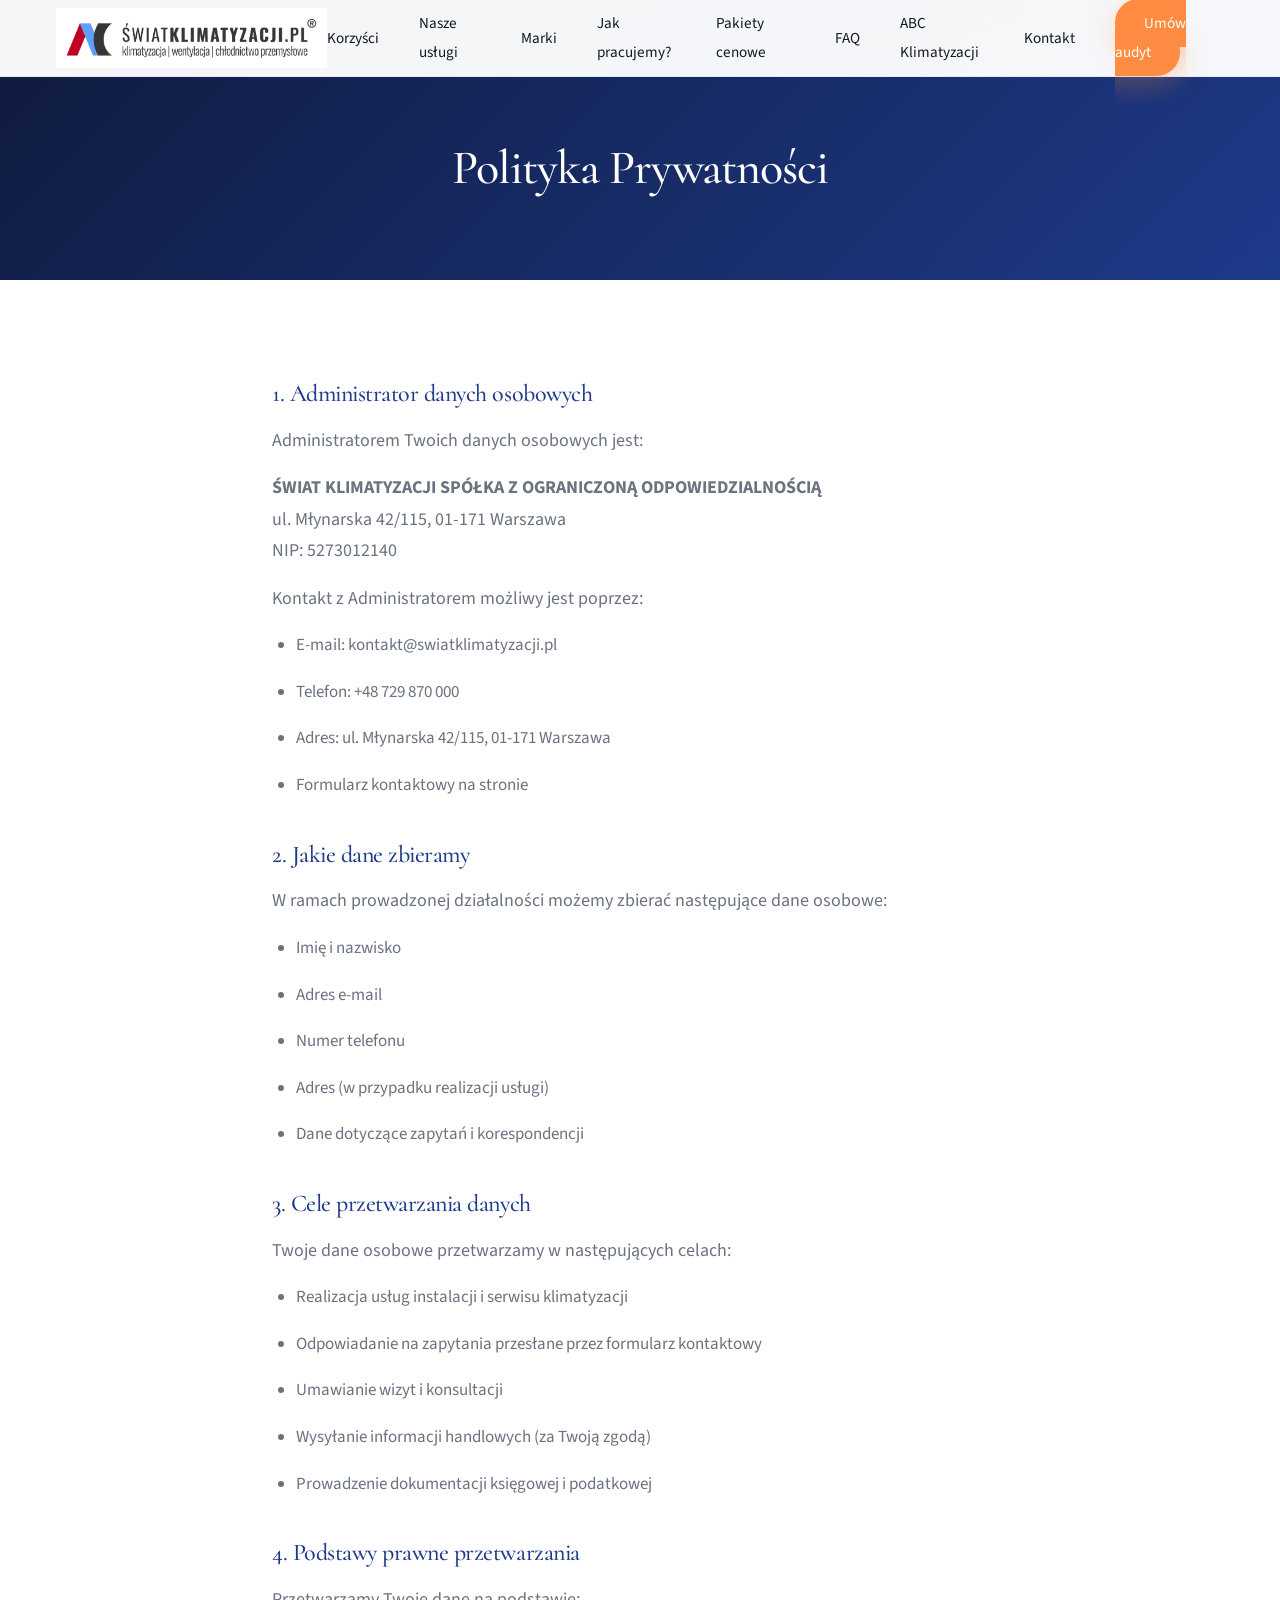
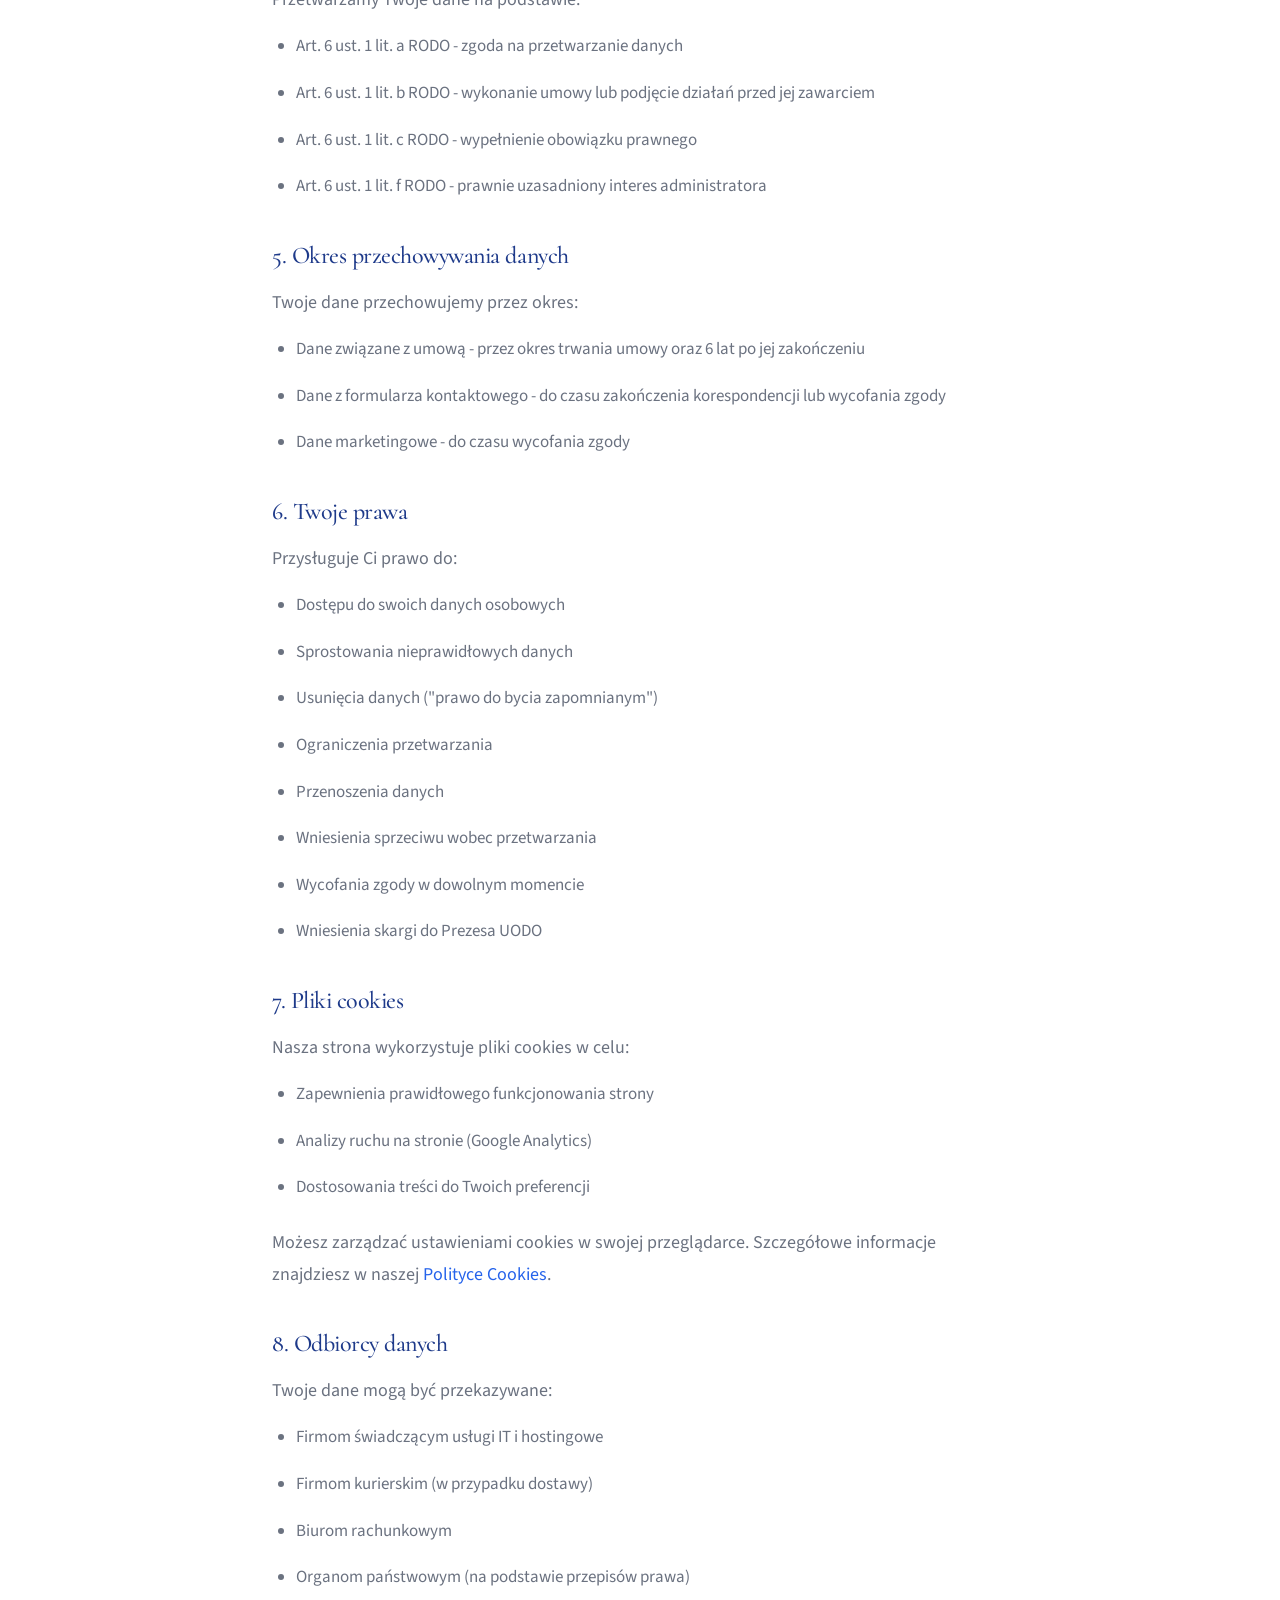
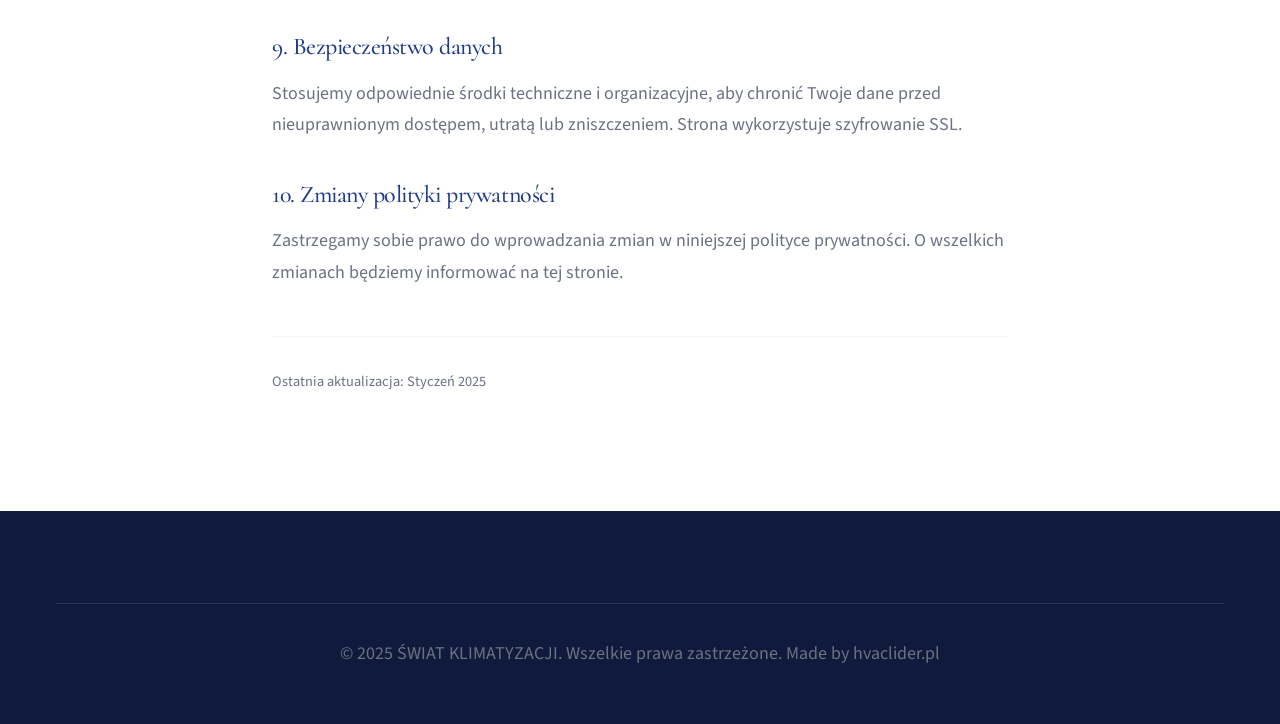
<file: polityka-prywatnosci.html>
<!DOCTYPE html>
<html lang="pl">
<head>
    <meta charset="UTF-8">
    <meta name="viewport" content="width=device-width, initial-scale=1.0">
    <meta name="description" content="Polityka prywatności ŚWIAT KLIMATYZACJI - informacje o przetwarzaniu danych osobowych.">
    <title>Polityka Prywatności | ŚWIAT KLIMATYZACJI</title>
    <link rel="icon" type="image/svg+xml" href="favicon.svg">
    <link rel="preconnect" href="https://fonts.googleapis.com">
    <link rel="preconnect" href="https://fonts.gstatic.com" crossorigin>
    <link rel="preload" as="style" href="https://fonts.googleapis.com/css2?family=Cormorant:wght@500;600&family=Source+Sans+3:wght@400;500;600;700&display=swap" onload="this.onload=null;this.rel='stylesheet'">
    <noscript><link rel="stylesheet" href="https://fonts.googleapis.com/css2?family=Cormorant:wght@500;600&family=Source+Sans+3:wght@400;500;600;700&display=swap"></noscript>
    <link rel="stylesheet" href="styles.min.css">
    <style>
        .legal-hero {
            background: linear-gradient(135deg, #0f1a3d 0%, #1e3a8a 100%);
            padding: 140px 2rem 60px;
            text-align: center;
            color: white;
        }
        .legal-hero h1 { color: white; font-size: clamp(2rem, 4vw, 3rem); }
        .legal-content {
            max-width: 800px;
            margin: 0 auto;
            padding: 60px 2rem 100px;
            line-height: 1.8;
        }
        .legal-content h2 {
            font-size: 1.5rem;
            margin: 2.5rem 0 1rem;
            color: var(--color-primary-dark);
        }
        .legal-content h3 {
            font-size: 1.2rem;
            margin: 2rem 0 0.8rem;
        }
        .legal-content p, .legal-content li {
            color: var(--color-gray-600);
            margin-bottom: 1rem;
        }
        .legal-content ul {
            padding-left: 1.5rem;
            margin-bottom: 1.5rem;
        }
        .legal-content a {
            color: var(--color-primary);
        }
        .legal-date {
            color: var(--color-gray-400);
            font-size: 0.9rem;
            margin-top: 3rem;
            padding-top: 2rem;
            border-top: 1px solid var(--color-gray-100);
        }
    </style>
</head>
<body>
    <header class="header" id="header">
        <nav class="nav-container">
            <a href="index.html" class="logo"><img src="logo-biale.png" alt="ŚWIAT KLIMATYZACJI Logo" class="header-logo" width="200" height="50"></a>
            <button class="mobile-menu-toggle" id="menuToggle" aria-label="Menu"><span></span><span></span><span></span></button>
            <ul class="nav-menu" id="navMenu">
                <li><a href="index.html#korzysci">Korzyści</a></li>
                <li><a href="index.html#uslugi">Nasze usługi</a></li>
                <li><a href="index.html#marki">Marki</a></li>
                <li><a href="index.html#proces">Jak pracujemy?</a></li>
                <li><a href="index.html#cennik">Pakiety cenowe</a></li>
                <li><a href="index.html#faq">FAQ</a></li>
                <li><a href="abc-klimatyzacji.html">ABC Klimatyzacji</a></li>
                <li><a href="index.html#rezerwacja">Kontakt</a></li>
                <li><a href="index.html#rezerwacja" class="nav-cta">Umów audyt</a></li>
            </ul>
        </nav>
    </header>

    <section class="legal-hero">
        <h1>Polityka Prywatności</h1>
    </section>

    <div class="legal-content">
        <h2>1. Administrator danych osobowych</h2>
        <p>Administratorem Twoich danych osobowych jest:</p>
        <p><strong>ŚWIAT KLIMATYZACJI SPÓŁKA Z OGRANICZONĄ ODPOWIEDZIALNOŚCIĄ</strong><br>
        ul. Młynarska 42/115, 01-171 Warszawa<br>
        NIP: 5273012140</p>
        <p>Kontakt z Administratorem możliwy jest poprzez:</p>
        <ul>
            <li>E-mail: kontakt@swiatklimatyzacji.pl</li>
            <li>Telefon: +48 729 870 000</li>
            <li>Adres: ul. Młynarska 42/115, 01-171 Warszawa</li>
            <li>Formularz kontaktowy na stronie</li>
        </ul>

        <h2>2. Jakie dane zbieramy</h2>
        <p>W ramach prowadzonej działalności możemy zbierać następujące dane osobowe:</p>
        <ul>
            <li>Imię i nazwisko</li>
            <li>Adres e-mail</li>
            <li>Numer telefonu</li>
            <li>Adres (w przypadku realizacji usługi)</li>
            <li>Dane dotyczące zapytań i korespondencji</li>
        </ul>

        <h2>3. Cele przetwarzania danych</h2>
        <p>Twoje dane osobowe przetwarzamy w następujących celach:</p>
        <ul>
            <li>Realizacja usług instalacji i serwisu klimatyzacji</li>
            <li>Odpowiadanie na zapytania przesłane przez formularz kontaktowy</li>
            <li>Umawianie wizyt i konsultacji</li>
            <li>Wysyłanie informacji handlowych (za Twoją zgodą)</li>
            <li>Prowadzenie dokumentacji księgowej i podatkowej</li>
        </ul>

        <h2>4. Podstawy prawne przetwarzania</h2>
        <p>Przetwarzamy Twoje dane na podstawie:</p>
        <ul>
            <li>Art. 6 ust. 1 lit. a RODO - zgoda na przetwarzanie danych</li>
            <li>Art. 6 ust. 1 lit. b RODO - wykonanie umowy lub podjęcie działań przed jej zawarciem</li>
            <li>Art. 6 ust. 1 lit. c RODO - wypełnienie obowiązku prawnego</li>
            <li>Art. 6 ust. 1 lit. f RODO - prawnie uzasadniony interes administratora</li>
        </ul>

        <h2>5. Okres przechowywania danych</h2>
        <p>Twoje dane przechowujemy przez okres:</p>
        <ul>
            <li>Dane związane z umową - przez okres trwania umowy oraz 6 lat po jej zakończeniu</li>
            <li>Dane z formularza kontaktowego - do czasu zakończenia korespondencji lub wycofania zgody</li>
            <li>Dane marketingowe - do czasu wycofania zgody</li>
        </ul>

        <h2>6. Twoje prawa</h2>
        <p>Przysługuje Ci prawo do:</p>
        <ul>
            <li>Dostępu do swoich danych osobowych</li>
            <li>Sprostowania nieprawidłowych danych</li>
            <li>Usunięcia danych ("prawo do bycia zapomnianym")</li>
            <li>Ograniczenia przetwarzania</li>
            <li>Przenoszenia danych</li>
            <li>Wniesienia sprzeciwu wobec przetwarzania</li>
            <li>Wycofania zgody w dowolnym momencie</li>
            <li>Wniesienia skargi do Prezesa UODO</li>
        </ul>

        <h2>7. Pliki cookies</h2>
        <p>Nasza strona wykorzystuje pliki cookies w celu:</p>
        <ul>
            <li>Zapewnienia prawidłowego funkcjonowania strony</li>
            <li>Analizy ruchu na stronie (Google Analytics)</li>
            <li>Dostosowania treści do Twoich preferencji</li>
        </ul>
        <p>Możesz zarządzać ustawieniami cookies w swojej przeglądarce. Szczegółowe informacje znajdziesz w naszej <a href="cookies.html">Polityce Cookies</a>.</p>

        <h2>8. Odbiorcy danych</h2>
        <p>Twoje dane mogą być przekazywane:</p>
        <ul>
            <li>Firmom świadczącym usługi IT i hostingowe</li>
            <li>Firmom kurierskim (w przypadku dostawy)</li>
            <li>Biurom rachunkowym</li>
            <li>Organom państwowym (na podstawie przepisów prawa)</li>
        </ul>

        <h2>9. Bezpieczeństwo danych</h2>
        <p>Stosujemy odpowiednie środki techniczne i organizacyjne, aby chronić Twoje dane przed nieuprawnionym dostępem, utratą lub zniszczeniem. Strona wykorzystuje szyfrowanie SSL.</p>

        <h2>10. Zmiany polityki prywatności</h2>
        <p>Zastrzegamy sobie prawo do wprowadzania zmian w niniejszej polityce prywatności. O wszelkich zmianach będziemy informować na tej stronie.</p>

        <p class="legal-date">Ostatnia aktualizacja: Styczeń 2025</p>
    </div>

    <footer class="footer">
        <div class="footer-container">
            <div class="footer-bottom">
                <p>&copy; 2025 ŚWIAT KLIMATYZACJI. Wszelkie prawa zastrzeżone. Made by <a href="https://hvaclider.pl" target="_blank" rel="noopener">hvaclider.pl</a></p>
            </div>
        </div>
    </footer>

    <script>
        const menuToggle = document.getElementById('menuToggle');
        const navMenu = document.getElementById('navMenu');
        if (menuToggle) {
            menuToggle.addEventListener('click', () => {
                navMenu.classList.toggle('active');
                menuToggle.classList.toggle('active');
            });
        }
        const header = document.getElementById('header');
        window.addEventListener('scroll', () => {
            header.classList.toggle('scrolled', window.scrollY > 50);
        });
    </script>
</body>
</html>
</file>
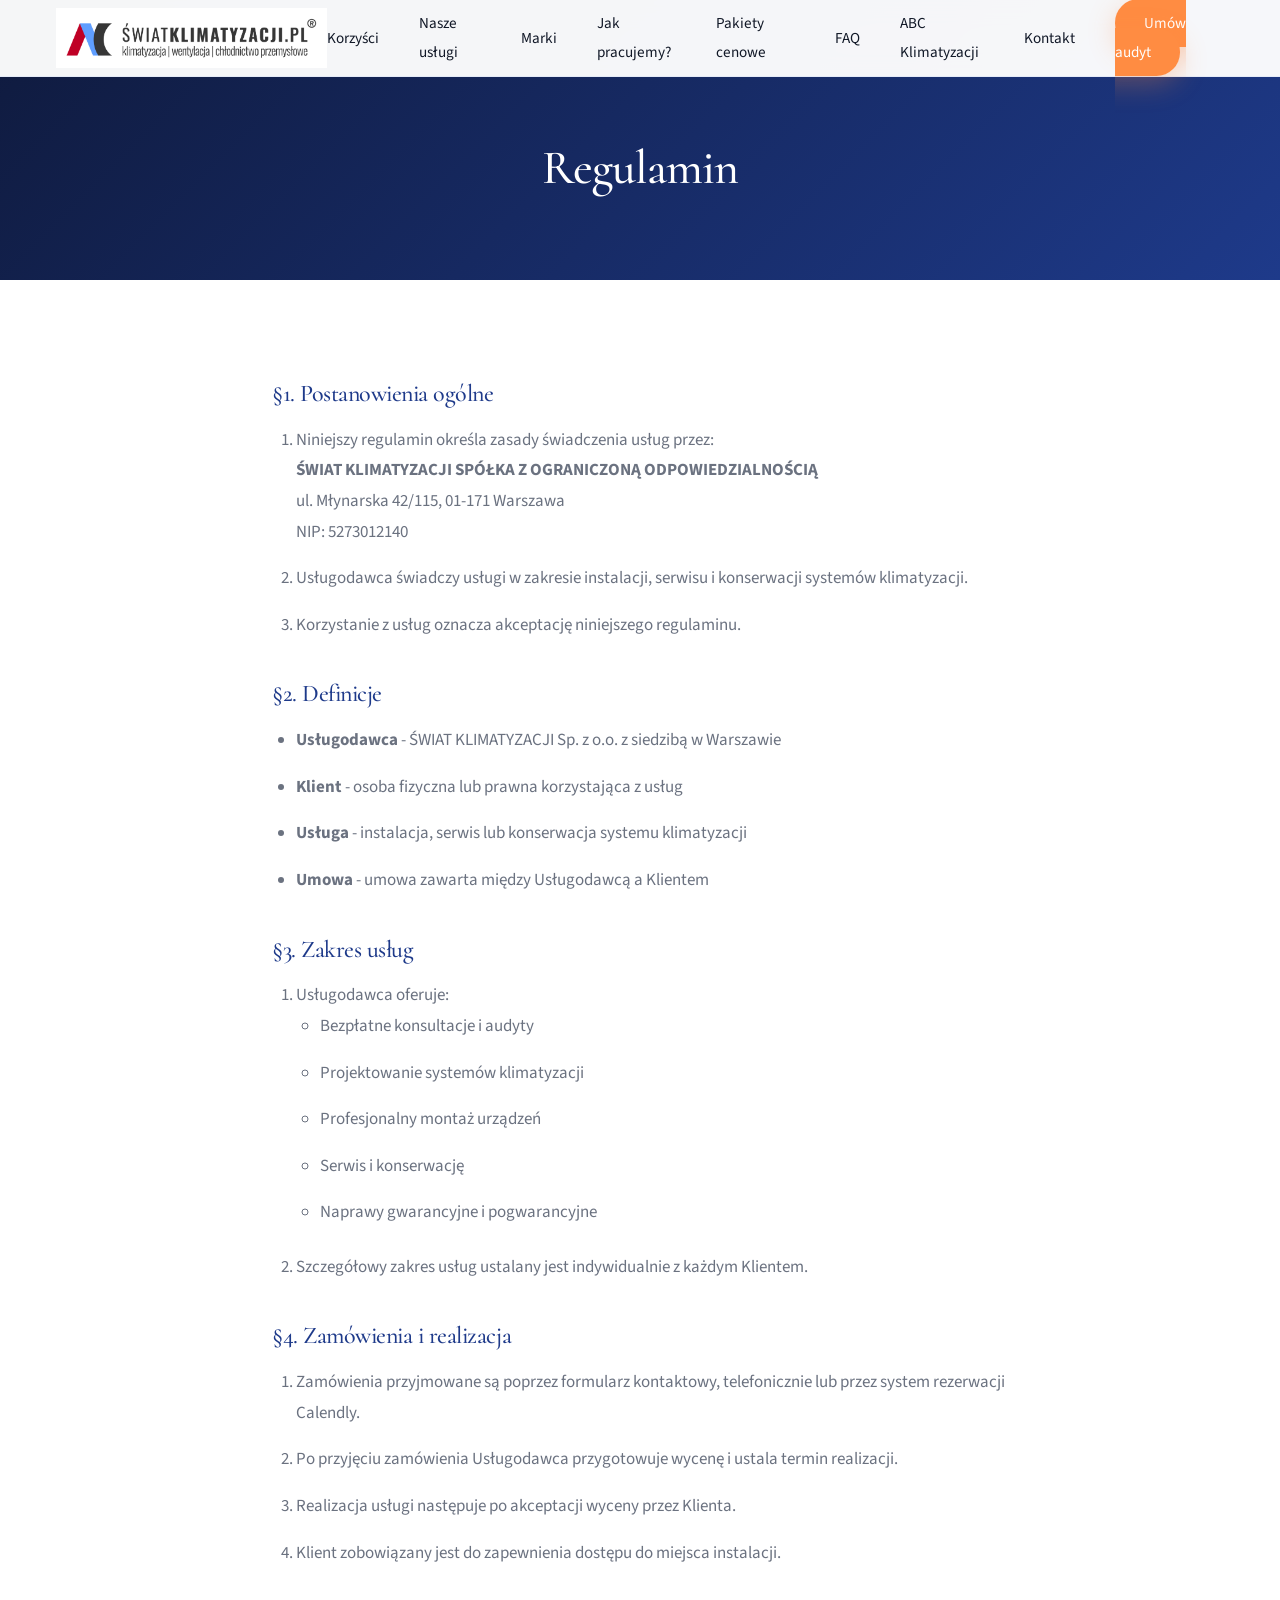
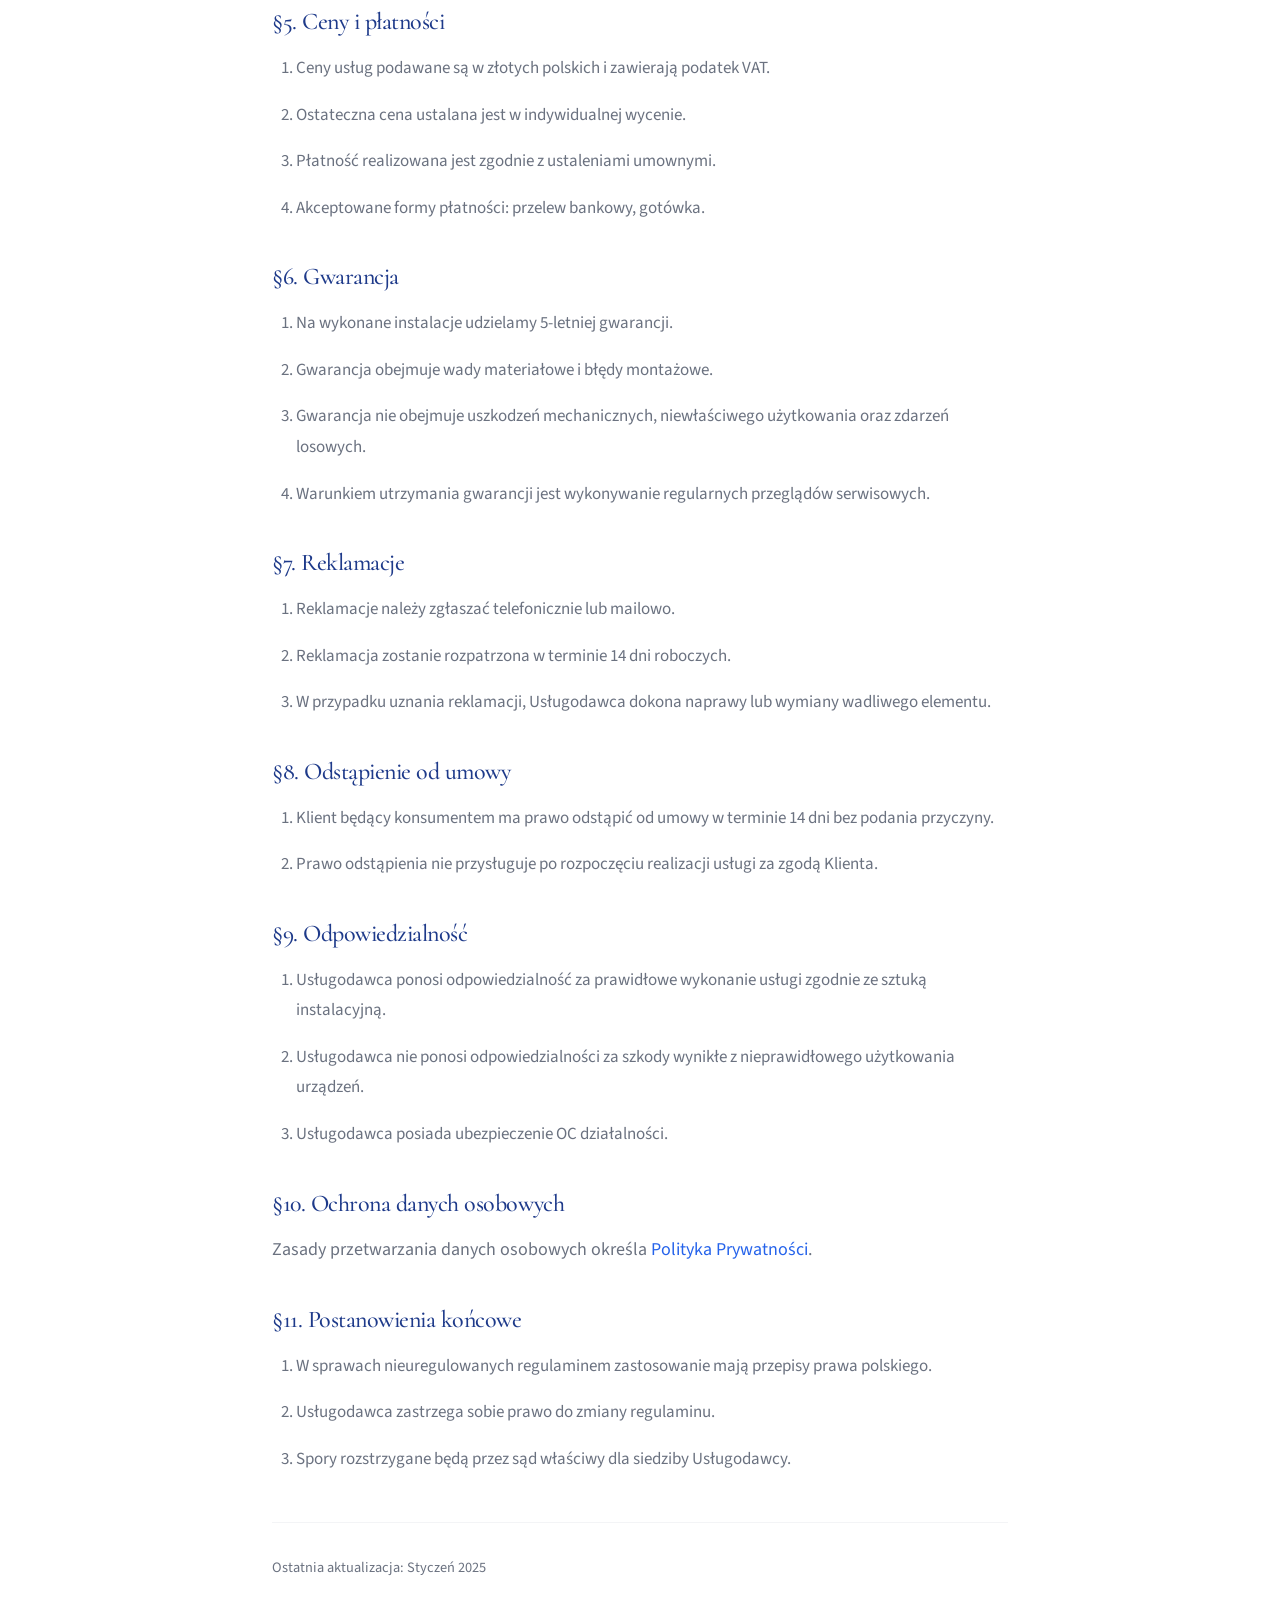
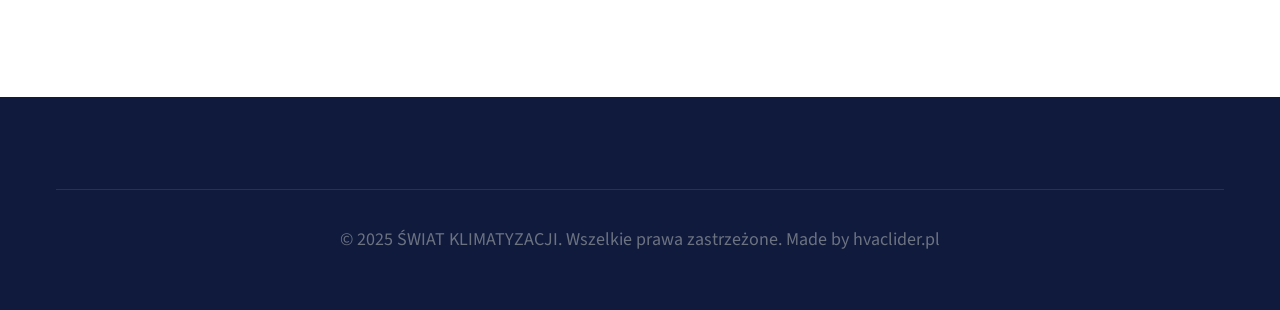
<file: regulamin.html>
<!DOCTYPE html>
<html lang="pl">
<head>
    <meta charset="UTF-8">
    <meta name="viewport" content="width=device-width, initial-scale=1.0">
    <meta name="description" content="Regulamin świadczenia usług ŚWIAT KLIMATYZACJI.">
    <title>Regulamin | ŚWIAT KLIMATYZACJI</title>
    <link rel="icon" type="image/svg+xml" href="favicon.svg">
    <link rel="preconnect" href="https://fonts.googleapis.com">
    <link rel="preconnect" href="https://fonts.gstatic.com" crossorigin>
    <link rel="preload" as="style" href="https://fonts.googleapis.com/css2?family=Cormorant:wght@500;600&family=Source+Sans+3:wght@400;500;600;700&display=swap" onload="this.onload=null;this.rel='stylesheet'">
    <noscript><link rel="stylesheet" href="https://fonts.googleapis.com/css2?family=Cormorant:wght@500;600&family=Source+Sans+3:wght@400;500;600;700&display=swap"></noscript>
    <link rel="stylesheet" href="styles.min.css">
    <style>
        .legal-hero {
            background: linear-gradient(135deg, #0f1a3d 0%, #1e3a8a 100%);
            padding: 140px 2rem 60px;
            text-align: center;
            color: white;
        }
        .legal-hero h1 { color: white; font-size: clamp(2rem, 4vw, 3rem); }
        .legal-content {
            max-width: 800px;
            margin: 0 auto;
            padding: 60px 2rem 100px;
            line-height: 1.8;
        }
        .legal-content h2 {
            font-size: 1.5rem;
            margin: 2.5rem 0 1rem;
            color: var(--color-primary-dark);
        }
        .legal-content p, .legal-content li {
            color: var(--color-gray-600);
            margin-bottom: 1rem;
        }
        .legal-content ul, .legal-content ol {
            padding-left: 1.5rem;
            margin-bottom: 1.5rem;
        }
        .legal-content a {
            color: var(--color-primary);
        }
        .legal-date {
            color: var(--color-gray-400);
            font-size: 0.9rem;
            margin-top: 3rem;
            padding-top: 2rem;
            border-top: 1px solid var(--color-gray-100);
        }
    </style>
</head>
<body>
    <header class="header" id="header">
        <nav class="nav-container">
            <a href="index.html" class="logo"><img src="logo-biale.png" alt="ŚWIAT KLIMATYZACJI Logo" class="header-logo" width="200" height="50"></a>
            <button class="mobile-menu-toggle" id="menuToggle" aria-label="Menu"><span></span><span></span><span></span></button>
            <ul class="nav-menu" id="navMenu">
                <li><a href="index.html#korzysci">Korzyści</a></li>
                <li><a href="index.html#uslugi">Nasze usługi</a></li>
                <li><a href="index.html#marki">Marki</a></li>
                <li><a href="index.html#proces">Jak pracujemy?</a></li>
                <li><a href="index.html#cennik">Pakiety cenowe</a></li>
                <li><a href="index.html#faq">FAQ</a></li>
                <li><a href="abc-klimatyzacji.html">ABC Klimatyzacji</a></li>
                <li><a href="index.html#rezerwacja">Kontakt</a></li>
                <li><a href="index.html#rezerwacja" class="nav-cta">Umów audyt</a></li>
            </ul>
        </nav>
    </header>

    <section class="legal-hero">
        <h1>Regulamin</h1>
    </section>

    <div class="legal-content">
        <h2>§1. Postanowienia ogólne</h2>
        <ol>
            <li>Niniejszy regulamin określa zasady świadczenia usług przez:<br>
            <strong>ŚWIAT KLIMATYZACJI SPÓŁKA Z OGRANICZONĄ ODPOWIEDZIALNOŚCIĄ</strong><br>
            ul. Młynarska 42/115, 01-171 Warszawa<br>
            NIP: 5273012140</li>
            <li>Usługodawca świadczy usługi w zakresie instalacji, serwisu i konserwacji systemów klimatyzacji.</li>
            <li>Korzystanie z usług oznacza akceptację niniejszego regulaminu.</li>
        </ol>

        <h2>§2. Definicje</h2>
        <ul>
            <li><strong>Usługodawca</strong> - ŚWIAT KLIMATYZACJI Sp. z o.o. z siedzibą w Warszawie</li>
            <li><strong>Klient</strong> - osoba fizyczna lub prawna korzystająca z usług</li>
            <li><strong>Usługa</strong> - instalacja, serwis lub konserwacja systemu klimatyzacji</li>
            <li><strong>Umowa</strong> - umowa zawarta między Usługodawcą a Klientem</li>
        </ul>

        <h2>§3. Zakres usług</h2>
        <ol>
            <li>Usługodawca oferuje:
                <ul>
                    <li>Bezpłatne konsultacje i audyty</li>
                    <li>Projektowanie systemów klimatyzacji</li>
                    <li>Profesjonalny montaż urządzeń</li>
                    <li>Serwis i konserwację</li>
                    <li>Naprawy gwarancyjne i pogwarancyjne</li>
                </ul>
            </li>
            <li>Szczegółowy zakres usług ustalany jest indywidualnie z każdym Klientem.</li>
        </ol>

        <h2>§4. Zamówienia i realizacja</h2>
        <ol>
            <li>Zamówienia przyjmowane są poprzez formularz kontaktowy, telefonicznie lub przez system rezerwacji Calendly.</li>
            <li>Po przyjęciu zamówienia Usługodawca przygotowuje wycenę i ustala termin realizacji.</li>
            <li>Realizacja usługi następuje po akceptacji wyceny przez Klienta.</li>
            <li>Klient zobowiązany jest do zapewnienia dostępu do miejsca instalacji.</li>
        </ol>

        <h2>§5. Ceny i płatności</h2>
        <ol>
            <li>Ceny usług podawane są w złotych polskich i zawierają podatek VAT.</li>
            <li>Ostateczna cena ustalana jest w indywidualnej wycenie.</li>
            <li>Płatność realizowana jest zgodnie z ustaleniami umownymi.</li>
            <li>Akceptowane formy płatności: przelew bankowy, gotówka.</li>
        </ol>

        <h2>§6. Gwarancja</h2>
        <ol>
            <li>Na wykonane instalacje udzielamy 5-letniej gwarancji.</li>
            <li>Gwarancja obejmuje wady materiałowe i błędy montażowe.</li>
            <li>Gwarancja nie obejmuje uszkodzeń mechanicznych, niewłaściwego użytkowania oraz zdarzeń losowych.</li>
            <li>Warunkiem utrzymania gwarancji jest wykonywanie regularnych przeglądów serwisowych.</li>
        </ol>

        <h2>§7. Reklamacje</h2>
        <ol>
            <li>Reklamacje należy zgłaszać telefonicznie lub mailowo.</li>
            <li>Reklamacja zostanie rozpatrzona w terminie 14 dni roboczych.</li>
            <li>W przypadku uznania reklamacji, Usługodawca dokona naprawy lub wymiany wadliwego elementu.</li>
        </ol>

        <h2>§8. Odstąpienie od umowy</h2>
        <ol>
            <li>Klient będący konsumentem ma prawo odstąpić od umowy w terminie 14 dni bez podania przyczyny.</li>
            <li>Prawo odstąpienia nie przysługuje po rozpoczęciu realizacji usługi za zgodą Klienta.</li>
        </ol>

        <h2>§9. Odpowiedzialność</h2>
        <ol>
            <li>Usługodawca ponosi odpowiedzialność za prawidłowe wykonanie usługi zgodnie ze sztuką instalacyjną.</li>
            <li>Usługodawca nie ponosi odpowiedzialności za szkody wynikłe z nieprawidłowego użytkowania urządzeń.</li>
            <li>Usługodawca posiada ubezpieczenie OC działalności.</li>
        </ol>

        <h2>§10. Ochrona danych osobowych</h2>
        <p>Zasady przetwarzania danych osobowych określa <a href="polityka-prywatnosci.html">Polityka Prywatności</a>.</p>

        <h2>§11. Postanowienia końcowe</h2>
        <ol>
            <li>W sprawach nieuregulowanych regulaminem zastosowanie mają przepisy prawa polskiego.</li>
            <li>Usługodawca zastrzega sobie prawo do zmiany regulaminu.</li>
            <li>Spory rozstrzygane będą przez sąd właściwy dla siedziby Usługodawcy.</li>
        </ol>

        <p class="legal-date">Ostatnia aktualizacja: Styczeń 2025</p>
    </div>

    <footer class="footer">
        <div class="footer-container">
            <div class="footer-bottom">
                <p>&copy; 2025 ŚWIAT KLIMATYZACJI. Wszelkie prawa zastrzeżone. Made by <a href="https://hvaclider.pl" target="_blank" rel="noopener">hvaclider.pl</a></p>
            </div>
        </div>
    </footer>

    <script>
        const menuToggle = document.getElementById('menuToggle');
        const navMenu = document.getElementById('navMenu');
        if (menuToggle) {
            menuToggle.addEventListener('click', () => {
                navMenu.classList.toggle('active');
                menuToggle.classList.toggle('active');
            });
        }
        const header = document.getElementById('header');
        window.addEventListener('scroll', () => {
            header.classList.toggle('scrolled', window.scrollY > 50);
        });
    </script>
</body>
</html>
</file>
<file: styles.min.css>
:root{--color-navy-dark:#0f1a3d;--color-navy-primary:#1a2b5f;--color-primary-dark:#1e3a8a;--color-primary:#2563eb;--color-primary-light:#3b82f6;--color-blue-bright:#00bcd4;--color-blue-sky:#7dd3fc;--color-cyan:#39b5e0;--color-orange:#ff8c42;--color-orange-dark:#f57c00;--color-white:#ffffff;--color-off-white:#f8fafc;--color-gray-50:#f9fafb;--color-gray-100:#f3f4f6;--color-gray-400:#9ca3af;--color-gray-600:#6b7280;--color-gray-900:#111827;--color-light-blue:#eff6ff;--font-serif:'Cormorant',Georgia,serif;--font-sans:'Source Sans 3',-apple-system,BlinkMacSystemFont,'Segoe UI',sans-serif;--space-xs:0.65rem;--space-sm:1.15rem;--space-md:2.1rem;--space-lg:3.75rem;--space-xl:5.8rem;--space-2xl:8.3rem;--ease-smooth:cubic-bezier(0.25,0.1,0.25,1);--ease-gentle:cubic-bezier(0.4,0.0,0.2,1);--transition-slow:480ms;--transition-medium:340ms;--transition-fast:220ms;--shadow-sm:0px 2px 8px rgba(26,43,95,0.08);--shadow-md:0px 8px 24px rgba(26,43,95,0.12);--shadow-lg:0px 16px 48px rgba(26,43,95,0.16);--shadow-orange:0px 8px 28px rgba(255,140,66,0.3)}*{margin:0;padding:0;box-sizing:border-box}html{scroll-behavior:smooth;font-size:16px}body{font-family:var(--font-sans);font-size:17px;font-weight:400;line-height:1.7;color:var(--color-gray-900);background-color:var(--color-white);-webkit-font-smoothing:antialiased;-moz-osx-font-smoothing:grayscale;overflow-x:hidden}h1,h2,h3,h4,h5,h6{font-family:var(--font-serif);font-weight:600;line-height:1.2;color:var(--color-gray-900);letter-spacing:-0.02em}h1{font-size:clamp(2.75rem,5.5vw,4.8rem);font-weight:500;margin-bottom:1.4rem}h2{font-size:clamp(2.1rem,4.2vw,3.6rem);font-weight:500;margin-bottom:1.2rem}h3{font-size:clamp(1.5rem,2.8vw,2.25rem);font-weight:600;margin-bottom:0.95rem}h4{font-size:clamp(1.25rem,2vw,1.65rem);font-weight:600;margin-bottom:0.75rem}p{font-size:clamp(1.05rem,1.5vw,1.125rem);line-height:1.75;color:var(--color-gray-600);margin-bottom:1.3rem}a{text-decoration:none;color:inherit;transition:all var(--transition-fast) var(--ease-gentle)}.container{max-width:1340px;margin:0 auto;padding:0 clamp(1.5rem,5vw,3.5rem)}.container-narrow{max-width:920px;margin:0 auto}.header{position:fixed;top:0;left:0;right:0;z-index:1000;background-color:rgba(255,255,255,0.96);backdrop-filter:blur(12px);border-bottom:1px solid rgba(37,99,235,0.08);transition:all var(--transition-medium) var(--ease-smooth)}.header.scrolled{background-color:rgba(255,255,255,0.98);box-shadow:var(--shadow-sm)}.nav-container{display:flex;justify-content:space-between;align-items:center;padding:0.5rem clamp(1.5rem,5vw,3.5rem)}.header-logo{height:60px;width:auto;vertical-align:middle}.logo{font-family:var(--font-serif);font-size:1.5rem;font-weight:600;color:var(--color-navy-primary);letter-spacing:0.01em}.logo:hover{color:var(--color-primary)}.nav-menu{display:flex;gap:2.5rem;list-style:none;align-items:center}.nav-menu a{font-size:0.95rem;font-weight:400;color:var(--color-gray-900);position:relative}.nav-menu a::after{content:'';position:absolute;bottom:-4px;left:0;width:0;height:2px;background-color:var(--color-blue-bright);transition:width var(--transition-medium) var(--ease-smooth)}.nav-menu a:hover{color:var(--color-navy-primary)}.nav-menu a:hover::after{width:100%}.nav-cta{padding:0.8rem 1.8rem !important;background-color:var(--color-orange);color:var(--color-white) !important;border-radius:50px;font-weight:500;box-shadow:var(--shadow-orange)}.nav-cta::after{display:none !important}.nav-cta:hover{background-color:var(--color-orange-dark);transform:translateY(-2px);box-shadow:0px 10px 32px rgba(245,124,0,0.4)}.mobile-menu-toggle{display:none;flex-direction:column;gap:5px;background:none;border:none;cursor:pointer;padding:0.5rem}.mobile-menu-toggle span{width:25px;height:2px;background-color:var(--color-navy-primary);transition:all var(--transition-fast) var(--ease-gentle)}.hero{margin-top:80px;min-height:85vh;display:flex;align-items:center;justify-content:center;text-align:center;padding:var(--space-2xl) clamp(1.5rem,5vw,3.5rem) 4rem;position:relative;overflow:hidden}.hero-background{position:absolute;top:0;left:0;width:100%;height:100%;z-index:0;overflow:hidden}.hero-background video{position:absolute;top:0;left:0;width:100%;height:100%;object-fit:cover;object-position:center 20%}.hero-background::after{content:'';position:absolute;top:0;left:0;width:100%;height:100%;background:rgba(15,26,61,0.4);z-index:1}.hero-content{position:relative;z-index:2;max-width:900px;margin:0 auto}.hero h1{color:var(--color-white);opacity:0;animation:fadeInUp 0.8s var(--ease-smooth) 0.2s forwards}.hero-subtitle{font-size:clamp(1.1rem,1.8vw,1.25rem);line-height:1.7;color:rgba(255,255,255,0.92);margin-bottom:2.6rem;font-weight:300;max-width:700px;margin-left:auto;margin-right:auto;opacity:0;animation:fadeInUp 0.8s var(--ease-smooth) 0.4s forwards}.hero-cta-group{display:flex;gap:1.4rem;flex-wrap:wrap;justify-content:center;margin-bottom:3.5rem;opacity:0;animation:fadeInUp 0.8s var(--ease-smooth) 0.6s forwards}.btn{display:inline-block;padding:1.05rem 2.4rem;font-family:var(--font-sans);font-size:0.975rem;font-weight:500;border-radius:50px;cursor:pointer;border:none;transition:all var(--transition-fast) var(--ease-gentle)}.btn-primary{background-color:var(--color-orange);color:var(--color-white);box-shadow:var(--shadow-orange)}.btn-primary:hover{background-color:var(--color-orange-dark);transform:translateY(-3px);box-shadow:0px 12px 36px rgba(245,124,0,0.4)}.btn-secondary{background-color:rgba(255,255,255,0.15);color:var(--color-white);border:1.5px solid rgba(255,255,255,0.4);backdrop-filter:blur(10px)}.btn-secondary:hover{background-color:rgba(255,255,255,0.25);border-color:rgba(255,255,255,0.7);transform:translateY(-2px)}.hero-placeholder{width:100%;height:100%;display:flex;align-items:center;justify-content:center;background:linear-gradient(135deg,rgba(0,188,212,0.2) 0%,rgba(77,208,225,0.15) 100%);color:rgba(255,255,255,0.8);font-family:var(--font-serif);font-size:1.1rem;text-align:center;padding:2.5rem;line-height:1.5}@keyframes fadeInUp{from{opacity:0;transform:translateY(30px)}to{opacity:1;transform:translateY(0)}}@keyframes fadeIn{from{opacity:0}to{opacity:1}}.hero-contact-section{position:relative;z-index:20;margin-top:-3.5rem;padding:0 clamp(1.5rem,5vw,3.5rem);margin-bottom:-1rem}.contact-bar-wrapper{max-width:1100px;margin:0 auto}.hero-contact-bar{background:linear-gradient(135deg,var(--color-navy-dark) 0%,var(--color-navy-primary) 100%);padding:1.2rem 1.8rem;border-radius:16px;display:grid;grid-template-columns:repeat(3,1fr) auto;gap:0.9rem;align-items:center;box-shadow:0 15px 45px rgba(15,26,61,0.35),0 0 0 2px var(--color-blue-bright);border:none;position:relative;overflow:hidden;transition:all 0.3s ease}.hero-contact-bar::before{content:'';position:absolute;top:0;left:0;right:0;height:2px;background:linear-gradient(90deg,var(--color-blue-bright) 0%,var(--color-orange) 50%,var(--color-blue-bright) 100%);background-size:200% 100%;animation:shimmer 3s linear infinite}@keyframes shimmer{0%{background-position:-200% 0}100%{background-position:200% 0}}.hero-contact-bar:hover{box-shadow:0 25px 70px rgba(15,26,61,0.5),0 0 0 3px var(--color-orange);transform:translateY(-3px)}.hero-input-group{width:100%;position:relative}.hero-contact-bar input,.hero-contact-bar select{width:100%;padding:0.75rem 1.1rem;border-radius:8px;border:2px solid rgba(0,188,212,0.3);background-color:rgba(255,255,255,0.95);font-size:0.9rem;font-family:var(--font-sans);color:var(--color-gray-900);height:44px;appearance:none;transition:all 0.3s ease;font-weight:500}.hero-contact-bar input:focus,.hero-contact-bar select:focus{outline:none;border-color:var(--color-blue-bright);background-color:#ffffff;box-shadow:0 0 0 3px rgba(0,188,212,0.15);transform:translateY(-1px)}.hero-contact-bar input::placeholder{color:#6b7280;font-weight:400}.select-wrapper::after{content:'▼';font-size:0.65rem;color:var(--color-blue-bright);position:absolute;right:18px;top:50%;transform:translateY(-50%);pointer-events:none;font-weight:bold}.btn-hero-submit{background:linear-gradient(135deg,var(--color-orange) 0%,#ff6b35 100%);color:var(--color-white);font-weight:700;font-size:0.85rem;letter-spacing:0.8px;border:none;padding:0 2.2rem;height:44px;border-radius:8px;cursor:pointer;text-transform:uppercase;transition:all 0.3s ease;white-space:nowrap;box-shadow:0 4px 15px rgba(255,140,66,0.45),inset 0 -2px 0 rgba(0,0,0,0.2);position:relative;overflow:hidden}.btn-hero-submit::before{content:'';position:absolute;top:0;left:-100%;width:100%;height:100%;background:linear-gradient(90deg,transparent,rgba(255,255,255,0.3),transparent);transition:left 0.5s}.btn-hero-submit:hover::before{left:100%}.btn-hero-submit:hover{background:linear-gradient(135deg,#ff6b35 0%,var(--color-orange) 100%);box-shadow:0 8px 25px rgba(255,140,66,0.6),inset 0 -2px 0 rgba(0,0,0,0.2);transform:translateY(-2px) scale(1.02)}.btn-hero-submit:active{transform:translateY(0) scale(1)}.hero-form-message{text-align:center;margin-top:1rem;font-weight:600;color:#10b981;min-height:24px;font-size:0.95rem}.section{padding:var(--space-2xl) clamp(1.5rem,5vw,3.5rem)}.section-light{background-color:var(--color-light-blue)}.section-header{text-align:center;margin-bottom:var(--space-xl);max-width:780px;margin-left:auto;margin-right:auto}.section-eyebrow{font-size:0.85rem;font-weight:500;letter-spacing:0.12em;text-transform:uppercase;color:#00bcd4;margin-bottom:1rem}.section-header h2{color:var(--color-navy-primary);margin-bottom:1.3rem}#faq .section-header{margin-bottom:3rem}#faq .section-header h2{font-size:clamp(1.75rem,3.5vw,2.5rem);line-height:1.3;margin-bottom:0}.section-header p{font-size:1.075rem;color:var(--color-gray-600);margin:0}.problem-solution-section{background:linear-gradient(135deg,rgba(239,246,255,0.4) 0%,rgba(255,255,255,1) 50%,rgba(239,246,255,0.4) 100% );position:relative;overflow:hidden}.problem-solution-section::before{content:'';position:absolute;top:-50%;right:-20%;width:600px;height:600px;background:radial-gradient(circle,rgba(37,99,235,0.03) 0%,transparent 70%);border-radius:50%;pointer-events:none}.problem-solution-section::after{content:'';position:absolute;bottom:-50%;left:-20%;width:600px;height:600px;background:radial-gradient(circle,rgba(0,188,212,0.03) 0%,transparent 70%);border-radius:50%;pointer-events:none}.problem-solution-container{position:relative;z-index:2;max-width:1300px;margin:0 auto;display:flex;flex-direction:column;gap:3.5rem}.problem-row,.solution-row{display:grid;grid-template-columns:1fr 1fr;gap:3rem;align-items:center;background:rgba(255,255,255,0.7);backdrop-filter:blur(20px);border-radius:24px;padding:3rem;border:1px solid rgba(255,255,255,0.8);box-shadow:0px 20px 60px rgba(37,99,235,0.08);transition:all var(--transition-medium) var(--ease-smooth);opacity:0;animation:fadeInUp 0.8s var(--ease-smooth) forwards}.problem-row{animation-delay:0.2s}.solution-row{animation-delay:0.4s}.problem-row:hover,.solution-row:hover{transform:translateY(-6px);box-shadow:0px 24px 72px rgba(37,99,235,0.12)}.problem-content,.solution-content{display:flex;flex-direction:column}.problem-icon,.solution-icon{width:72px;height:72px;border-radius:18px;display:flex;align-items:center;justify-content:center;margin-bottom:2rem;transition:all var(--transition-medium) var(--ease-smooth)}.problem-icon{background:linear-gradient(135deg,#f59e0b 0%,#f97316 100%);color:var(--color-white);box-shadow:0px 8px 24px rgba(245,158,11,0.3)}.solution-icon{background:linear-gradient(135deg,var(--color-primary) 0%,var(--color-blue-bright) 100%);color:var(--color-white);box-shadow:0px 8px 24px rgba(37,99,235,0.3)}.problem-box:hover .problem-icon{transform:scale(1.08) rotate(-3deg);box-shadow:0px 12px 32px rgba(245,158,11,0.4)}.solution-box:hover .solution-icon{transform:scale(1.08) rotate(3deg);box-shadow:0px 12px 32px rgba(37,99,235,0.4)}.problem-icon svg,.solution-icon svg{width:36px;height:36px}.problem-content h3,.solution-content h3{color:var(--color-navy-primary);margin-bottom:1.5rem;font-size:1.85rem;font-weight:600}.problem-content p,.solution-content p{font-size:1.05rem;line-height:1.8;margin-bottom:0;color:var(--color-gray-600)}.problem-image,.solution-image{width:100%;height:100%;min-height:300px;border-radius:16px;overflow:hidden;box-shadow:0px 12px 40px rgba(0,0,0,0.15)}.problem-image img,.solution-image img{width:100%;height:100%;object-fit:cover;transition:transform 0.6s var(--ease-smooth)}.problem-row:hover .problem-image img,.solution-row:hover .solution-image img{transform:scale(1.05)}.benefits-section{background:linear-gradient(135deg,var(--color-light-blue) 0%,var(--color-white) 100%)}.benefits-grid{display:grid;grid-template-columns:repeat(6,1fr);gap:2.5rem;max-width:1200px;margin:0 auto}.benefit-card:nth-child(1),.benefit-card:nth-child(2),.benefit-card:nth-child(3){grid-column:span 2}.benefit-card:nth-child(4){grid-column:2 / span 2}.benefit-card:nth-child(5){grid-column:4 / span 2}.benefit-card{background-color:var(--color-white);border-radius:16px;padding:2.5rem 2rem;border:1px solid rgba(37,99,235,0.1);box-shadow:var(--shadow-sm);transition:all var(--transition-medium) var(--ease-smooth);text-align:center}.benefit-card:hover{transform:translateY(-6px);box-shadow:var(--shadow-lg);border-color:var(--color-blue-bright)}.benefit-icon{width:72px;height:72px;background:linear-gradient(135deg,var(--color-primary) 0%,var(--color-blue-bright) 100%);border-radius:50%;display:flex;align-items:center;justify-content:center;margin:0 auto 1.8rem;color:var(--color-white);font-size:2rem;box-shadow:0px 6px 20px rgba(37,99,235,0.25)}.benefit-card h3{color:var(--color-navy-primary);margin-bottom:1rem;font-size:1.5rem}.benefit-card p{font-size:1rem;line-height:1.7;margin-bottom:0}.testimonials-section{background-color:var(--color-white);padding-top:var(--space-lg);padding-bottom:0}.testimonials-scroller{max-width:100%;overflow:hidden;-webkit-mask:linear-gradient(90deg,transparent,white 10%,white 90%,transparent);mask:linear-gradient(90deg,transparent,white 10%,white 90%,transparent)}.scroller__inner{display:flex;flex-wrap:nowrap;gap:2rem;padding-block:2rem}.scroller__inner{animation:scroll 60s linear infinite}@keyframes scroll{to{transform:translate(calc(-50% - 1rem))}}.testimonial-card{background-color:var(--color-white);border-radius:16px;padding:2.5rem;border:1px solid rgba(37,99,235,0.1);box-shadow:var(--shadow-sm);transition:all var(--transition-medium) var(--ease-smooth);position:relative;width:420px;flex-shrink:0}.testimonial-card:hover{transform:translateY(-8px) scale(1.02);box-shadow:var(--shadow-lg);border-color:var(--color-blue-bright)}.testimonial-header{display:flex;align-items:center;gap:1.2rem;margin-bottom:1.5rem}.testimonial-avatar{width:64px;height:64px;border-radius:50%;background:linear-gradient(135deg,var(--color-primary) 0%,var(--color-blue-bright) 100%);display:flex;align-items:center;justify-content:center;color:var(--color-white);font-size:1.75rem;font-weight:600;flex-shrink:0;box-shadow:0px 4px 16px rgba(37,99,235,0.2)}.testimonial-info h4{font-family:var(--font-sans);font-size:1.1rem;font-weight:600;color:var(--color-navy-primary);margin-bottom:0.3rem}.testimonial-stars{color:#fbbf24;font-size:1rem}.testimonial-quote{font-size:1.05rem;line-height:1.75;color:var(--color-gray-600);font-style:italic;margin:0}.testimonial-quote::before{content:'"';font-size:4rem;color:var(--color-blue-bright);opacity:0.15;position:absolute;top:1rem;left:1.5rem;font-family:Georgia,serif;line-height:1}.testimonials-counter{text-align:center;padding:4rem 0 0}.counter-number{font-family:var(--font-serif);font-size:4rem;font-weight:600;background:linear-gradient(135deg,var(--color-primary-dark) 0%,var(--color-blue-bright) 100%);-webkit-background-clip:text;-webkit-text-fill-color:transparent;background-clip:text;line-height:1;margin-bottom:0.7rem}.counter-label{font-size:1.25rem;color:var(--color-gray-600);font-weight:500}.pricing-section{background:linear-gradient(135deg,var(--color-light-blue) 0%,var(--color-white) 100%)}.pricing-grid{display:grid;grid-template-columns:repeat(auto-fit,minmax(320px,1fr));gap:2.5rem;max-width:1200px;margin:0 auto;align-items:stretch}.pricing-card{background-color:var(--color-white);border-radius:20px;border:2px solid rgba(37,99,235,0.1);box-shadow:var(--shadow-md);transition:all var(--transition-medium) var(--ease-smooth);position:relative;display:flex;flex-direction:column;overflow:hidden}.pricing-card:hover{transform:translateY(-8px);box-shadow:var(--shadow-lg)}.pricing-image{width:100%;height:320px;overflow:hidden;background-color:#ffffff}.pricing-image img{width:100%;height:100%;object-fit:contain;padding:1.5rem;transition:transform var(--transition-medium) var(--ease-smooth)}.pricing-card:hover .pricing-image img{transform:scale(1.05)}.pricing-card-content{padding:2rem 2.5rem 2.5rem;display:flex;flex-direction:column;flex-grow:1}.pricing-card.recommended{border-color:var(--color-orange);box-shadow:var(--shadow-orange)}.pricing-badge{position:absolute;top:0;left:0;right:0;background:linear-gradient(135deg,#1e3a8a 0%,#2563eb 100%);color:var(--color-white);padding:0.65rem 1.2rem;font-size:0.8rem;font-weight:500;letter-spacing:0.03em;text-align:center;border-radius:20px 20px 0 0;box-shadow:0 4px 12px rgba(37,99,235,0.2)}.pricing-header{text-align:center;margin-bottom:2rem}.pricing-name{font-family:var(--font-serif);font-size:1.75rem;font-weight:600;color:var(--color-navy-primary);margin-bottom:1rem}.pricing-price{font-family:var(--font-serif);font-size:3.5rem;font-weight:600;color:var(--color-primary);line-height:1;margin-bottom:0.5rem}.pricing-price-note{font-size:0.875rem;color:var(--color-gray-600)}.pricing-features{list-style:none;margin:2.5rem 0;flex-grow:1}.pricing-features li{padding:0.85rem 0;border-bottom:1px solid rgba(37,99,235,0.08);color:var(--color-gray-600);display:flex;align-items:center;gap:0.8rem}.pricing-features li::before{content:'✓';color:#10b981;font-weight:700;font-size:1.2rem}.pricing-cta{width:100%;padding:1.2rem 2.5rem;background-color:var(--color-primary);color:var(--color-white);border:none;border-radius:50px;font-family:var(--font-sans);font-size:1rem;font-weight:500;cursor:pointer;transition:all var(--transition-fast) var(--ease-gentle);box-shadow:0px 8px 24px rgba(37,99,235,0.25);margin-top:auto}.pricing-cta:hover{background-color:var(--color-primary-dark);transform:translateY(-3px);box-shadow:0px 12px 32px rgba(37,99,235,0.35)}.pricing-card.recommended .pricing-cta{background-color:var(--color-orange);box-shadow:var(--shadow-orange)}.pricing-card.recommended .pricing-cta:hover{background-color:var(--color-orange-dark);box-shadow:0px 12px 36px rgba(245,124,0,0.45)}#rezerwacja.section{background-color:var(--color-light-blue)}.unified-contact-grid{display:grid;grid-template-columns:1fr 1fr;gap:4rem;max-width:1400px;margin:0 auto;align-items:stretch}.contact-box{background-color:var(--color-white);padding:2.5rem;border-radius:20px;border:1px solid rgba(37,99,235,0.1);box-shadow:var(--shadow-md);height:100%;display:flex;flex-direction:column}.contact-box h3{font-family:var(--font-serif);font-size:1.85rem;font-weight:600;color:var(--color-navy-primary);margin-bottom:1rem}.contact-box p{font-size:1.05rem;color:var(--color-gray-600);margin-bottom:2rem}.calendly-wrapper-inner{flex-grow:1;border-radius:12px;overflow:hidden}.calendly-inline-widget{height:100%;min-height:650px}.contact-form-unified{flex-grow:1;display:flex;flex-direction:column}.contact-form-unified .form-group:has(textarea){flex-grow:1;display:flex;flex-direction:column;margin-bottom:1rem}.contact-form-unified .form-group textarea{flex-grow:1;min-height:150px}.contact-form-unified .form-group label{color:var(--color-gray-900);font-weight:500}.contact-form-unified .form-group input,.contact-form-unified .form-group textarea{background-color:var(--color-gray-50);border:1.5px solid #e5e7eb;color:var(--color-gray-900)}.contact-form-unified .form-group input::placeholder,.contact-form-unified .form-group textarea::placeholder{color:var(--color-gray-400)}.contact-form-unified .form-group input:focus,.contact-form-unified .form-group textarea:focus{border-color:var(--color-primary);background-color:var(--color-white);box-shadow:none}.contact-form-unified .form-submit{background-color:var(--color-primary);box-shadow:0px 8px 24px rgba(37,99,235,0.25)}.contact-form-unified .form-submit:hover{background-color:var(--color-primary-dark);box-shadow:0px 12px 32px rgba(37,99,235,0.35)}@media (max-width:1024px){.unified-contact-grid{grid-template-columns:1fr;gap:3rem}}.floating-cta{position:fixed;bottom:25px;left:50%;transform:translateX(-50%);z-index:998;opacity:0;visibility:hidden;transition:all var(--transition-medium) var(--ease-smooth)}.floating-cta.visible{opacity:1;visibility:visible}.floating-cta-button{display:flex;align-items:center;gap:0.8rem;padding:1rem 2.5rem;background-color:var(--color-orange);color:var(--color-white);border:none;border-radius:50px;font-family:var(--font-sans);font-size:1rem;font-weight:500;cursor:pointer;box-shadow:0px 8px 32px rgba(245,124,0,0.4);transition:all var(--transition-fast) var(--ease-gentle)}.floating-cta-button:hover{background-color:var(--color-orange-dark);transform:translateY(-3px);box-shadow:0px 12px 40px rgba(245,124,0,0.5)}.floating-cta-icon{font-size:1.2rem}.floating-phone{position:fixed;right:25px;top:50%;transform:translateY(-50%);z-index:999;display:flex;flex-direction:column;align-items:center;gap:0.5rem;background:linear-gradient(135deg,var(--color-orange) 0%,var(--color-orange-dark) 100%);color:var(--color-white);padding:1rem 1.2rem;border-radius:50px;text-decoration:none;box-shadow:0 8px 30px rgba(255,140,66,0.4),inset 0 -2px 0 rgba(0,0,0,0.15);transition:all 0.3s ease;border:2px solid var(--color-blue-bright);animation:phone-pulse 2s ease-in-out infinite}@keyframes phone-pulse{0%,100%{box-shadow:0 8px 30px rgba(255,140,66,0.4),0 0 0 0 rgba(255,140,66,0.7),inset 0 -2px 0 rgba(0,0,0,0.15)}50%{box-shadow:0 8px 30px rgba(255,140,66,0.4),0 0 0 10px rgba(255,140,66,0),inset 0 -2px 0 rgba(0,0,0,0.15)}}.floating-phone:hover{transform:translateY(-50%) scale(1.05);box-shadow:0 12px 40px rgba(255,140,66,0.6),inset 0 -2px 0 rgba(0,0,0,0.15);animation:none}.phone-icon{width:28px;height:28px;color:var(--color-white);animation:phone-ring 1.5s ease-in-out infinite}@keyframes phone-ring{0%,100%{transform:rotate(0deg)}10%,30%{transform:rotate(-15deg)}20%,40%{transform:rotate(15deg)}50%{transform:rotate(0deg)}}.floating-phone:hover .phone-icon{animation:none;transform:rotate(0deg)}.phone-number{font-size:0.85rem;font-weight:700;letter-spacing:0.5px;white-space:nowrap}.live-viewers{position:fixed;bottom:25px;left:25px;z-index:998;background:linear-gradient(135deg,rgba(255,255,255,0.98) 0%,rgba(248,250,252,0.95) 100%);backdrop-filter:blur(10px);padding:0.9rem 1.3rem;border-radius:50px;box-shadow:0 8px 30px rgba(15,26,61,0.15),0 0 0 1px rgba(37,99,235,0.1);border:2px solid rgba(0,188,212,0.2);display:flex;align-items:center;gap:0.7rem;transition:all 0.3s ease;animation:slide-in-left 0.6s ease-out}@keyframes slide-in-left{from{transform:translateX(-100%);opacity:0}to{transform:translateX(0);opacity:1}}.live-viewers:hover{box-shadow:0 12px 40px rgba(15,26,61,0.2),0 0 0 1px rgba(37,99,235,0.15);transform:translateY(-2px)}.live-viewers-indicator{width:8px;height:8px;background-color:#10b981;border-radius:50%;animation:pulse-green 2s ease-in-out infinite}@keyframes pulse-green{0%,100%{box-shadow:0 0 0 0 rgba(16,185,129,0.7)}50%{box-shadow:0 0 0 6px rgba(16,185,129,0)}}.live-viewers-content{display:flex;align-items:center;gap:0.5rem}.live-viewers-icon{font-size:1.1rem;line-height:1}.live-viewers-text{font-size:0.85rem;color:var(--color-gray-900);font-weight:500;white-space:nowrap}.live-viewers-count{font-weight:700;color:var(--color-primary);font-size:0.9rem;transition:all 0.15s ease;display:inline-block}.live-viewers-text strong{color:var(--color-orange);font-weight:600}.services-grid{display:grid;grid-template-columns:repeat(auto-fit,minmax(320px,1fr));gap:2.5rem;max-width:1340px;margin:0 auto}.service-card{background-color:var(--color-white);border-radius:16px;padding:2.8rem 2.4rem;border:1px solid rgba(37,99,235,0.1);box-shadow:var(--shadow-sm);transition:all var(--transition-medium) var(--ease-smooth)}.service-card:hover{transform:translateY(-6px);box-shadow:var(--shadow-lg);border-color:var(--color-blue-bright)}.service-icon{width:64px;height:64px;background:linear-gradient(135deg,var(--color-primary) 0%,var(--color-blue-bright) 100%);border-radius:50%;display:flex;align-items:center;justify-content:center;margin-bottom:1.8rem;color:var(--color-white);font-size:1.8rem;box-shadow:0px 6px 20px rgba(37,99,235,0.25)}.service-card h3{color:var(--color-navy-primary);margin-bottom:1.1rem}.service-card p{font-size:1rem;line-height:1.7;margin-bottom:0}.brands-scroll-container{width:100%;overflow:hidden;padding:2rem 0;position:relative}.brands-scroll-container::before,.brands-scroll-container::after{content:'';position:absolute;top:0;bottom:0;width:150px;z-index:2;pointer-events:none}.brands-scroll-container::before{left:0;background:linear-gradient(to right,var(--color-white) 0%,transparent 100%)}.brands-scroll-container::after{right:0;background:linear-gradient(to left,var(--color-white) 0%,transparent 100%)}.brands-scroll-hint{position:absolute;top:50%;left:50%;transform:translate(-50%,-50%);background-color:rgba(26,43,95,0.9);color:var(--color-white);padding:0.75rem 1.5rem;border-radius:50px;font-size:0.875rem;font-weight:500;pointer-events:none;opacity:0;z-index:3;animation:fadeInHint 0.5s ease 2s forwards,fadeOutHint 0.5s ease 5s forwards}@keyframes fadeInHint{to{opacity:1}}@keyframes fadeOutHint{to{opacity:0}}.brands-track{display:flex;gap:2.5rem;animation:scrollBrands 15s linear infinite;will-change:transform}.brands-track:hover{animation-play-state:paused}@keyframes scrollBrands{0%{transform:translateX(0%)}100%{transform:translateX(calc(-380px * 6 - 2.5rem * 6))}}.brands-grid{display:grid;grid-template-columns:repeat(3,1fr);gap:2.5rem;max-width:1340px;margin:0 auto}.brand-card{background-color:var(--color-white);border:1px solid rgba(37,99,235,0.12);border-radius:16px;padding:2.8rem 2.2rem;text-align:center;box-shadow:var(--shadow-sm);flex-shrink:0;width:380px;min-width:380px;transition:box-shadow 0.3s ease,border-color 0.3s ease,background-color 0.3s ease;cursor:pointer}.brand-card:hover{box-shadow:var(--shadow-md);border-color:var(--color-primary);background-color:var(--color-gray-50)}.brand-card:hover ~ .brand-card{}.brand-logo{height:100px;display:flex;align-items:center;justify-content:center;margin-bottom:1.5rem}.brand-logo img{height:70px;width:auto;object-fit:contain;mix-blend-mode:multiply}.brand-description{font-size:0.975rem;line-height:1.65;color:var(--color-gray-600);margin:0}.realizacje-banner{text-align:center;margin-top:2rem;margin-bottom:-5rem;padding:0 2rem}.realizacje-banner a{display:inline-flex;align-items:center;gap:1.2rem;padding:1.1rem 2.5rem;background:linear-gradient(135deg,#0f1a3d 0%,#1e3a8a 50%,#2563eb 100%);background-size:200% 200%;border-radius:60px;text-decoration:none;position:relative;overflow:hidden;box-shadow:0 4px 20px rgba(37,99,235,0.3),0 0 40px rgba(37,99,235,0.1);animation:gradientShift 4s ease infinite;transition:transform 0.3s ease,box-shadow 0.3s ease}@keyframes gradientShift{0%,100%{background-position:0% 50%}50%{background-position:100% 50%}}.realizacje-banner a::before{content:'';position:absolute;top:0;left:-100%;width:100%;height:100%;background:linear-gradient(90deg,transparent,rgba(255,255,255,0.2),transparent);transition:left 0.6s ease}.realizacje-banner a:hover{transform:translateY(-3px) scale(1.02);box-shadow:0 8px 30px rgba(37,99,235,0.4),0 0 60px rgba(37,99,235,0.2)}.realizacje-banner a:hover::before{left:100%}.realizacje-banner-text{color:rgba(255,255,255,0.9);font-size:1.05rem;font-weight:500;letter-spacing:0.01em}.realizacje-banner-arrow{color:#ff8c42;font-weight:700;font-size:1.05rem;display:flex;align-items:center;gap:0.4rem;transition:transform 0.3s ease}.realizacje-banner a:hover .realizacje-banner-arrow{transform:translateX(4px)}@media (max-width:640px){.realizacje-banner a{flex-direction:column;gap:0.4rem;padding:1rem 2rem}.realizacje-banner-text,.realizacje-banner-arrow{font-size:0.95rem}}.calendly-wrapper{max-width:900px;margin:0 auto}.faq-container{max-width:1000px;margin:0 auto;display:grid;gap:1rem}.faq-item{background:linear-gradient(135deg,rgba(37,99,235,0.02) 0%,rgba(0,188,212,0.02) 100%);border-left:3px solid var(--color-blue-bright);border-radius:8px;overflow:hidden;transition:all var(--transition-medium) var(--ease-smooth)}.faq-item:hover{background:linear-gradient(135deg,rgba(37,99,235,0.04) 0%,rgba(0,188,212,0.04) 100%);border-left-color:var(--color-primary);transform:translateX(4px)}.faq-item.active{background:linear-gradient(135deg,rgba(37,99,235,0.06) 0%,rgba(0,188,212,0.06) 100%);border-left-color:var(--color-orange)}.faq-question{width:100%;padding:1.2rem 1.5rem;background:none;border:none;text-align:left;cursor:pointer;display:flex;justify-content:space-between;align-items:center;gap:1rem;font-family:var(--font-sans);font-size:1.05rem;font-weight:600;color:var(--color-navy-primary);transition:color var(--transition-fast) var(--ease-gentle)}.faq-question:hover{color:var(--color-primary)}.faq-item.active .faq-question{color:var(--color-primary)}.faq-icon{min-width:28px;height:28px;display:flex;align-items:center;justify-content:center;background:linear-gradient(135deg,var(--color-primary) 0%,var(--color-blue-bright) 100%);color:var(--color-white);border-radius:50%;font-size:1.2rem;font-weight:300;transition:all var(--transition-medium) var(--ease-smooth);flex-shrink:0}.faq-item.active .faq-icon{background:linear-gradient(135deg,var(--color-orange) 0%,var(--color-orange-dark) 100%);transform:rotate(45deg)}.faq-answer{max-height:0;overflow:hidden;transition:max-height var(--transition-medium) var(--ease-smooth)}.faq-item.active .faq-answer{max-height:600px}.faq-answer p{padding:0 1.5rem 1.2rem 1.5rem;margin:0;color:var(--color-gray-600);line-height:1.7;font-size:0.98rem}.process-grid{display:grid;gap:4rem;max-width:1100px;margin:0 auto}.process-step{display:grid;grid-template-columns:90px 1fr;gap:2.8rem;align-items:flex-start}.process-step:nth-child(even){direction:rtl}.process-step:nth-child(even) > *{direction:ltr}.process-number{width:90px;height:90px;background-color:var(--color-white);border:3px solid var(--color-blue-bright);border-radius:50%;display:flex;align-items:center;justify-content:center;font-family:var(--font-serif);font-size:2.2rem;font-weight:600;color:var(--color-blue-bright);flex-shrink:0;box-shadow:0px 4px 16px rgba(0,188,212,0.2);transition:all var(--transition-medium) var(--ease-smooth)}.process-step:hover .process-number{background:linear-gradient(135deg,var(--color-blue-bright) 0%,var(--color-primary) 100%);color:var(--color-white);transform:scale(1.08)}.process-content h3{color:var(--color-navy-primary);margin-bottom:1rem}.process-content p{font-size:1.05rem;line-height:1.75;margin-bottom:0}.contact-section{padding:var(--space-2xl) clamp(1.5rem,5vw,3.5rem);background:linear-gradient(135deg,var(--color-navy-dark) 0%,var(--color-navy-primary) 35%,var(--color-primary-dark) 70%,var(--color-primary) 100% );color:var(--color-white);position:relative;overflow:hidden}.contact-section::before{content:'';position:absolute;top:-30%;right:-15%;width:650px;height:650px;background:radial-gradient(circle,rgba(0,188,212,0.2) 0%,transparent 70%);border-radius:50%}.contact-section .section-eyebrow{color:var(--color-blue-sky)}.contact-section .section-header h2{color:var(--color-white)}.contact-section .section-header p{color:rgba(255,255,255,0.9)}.contact-grid{display:grid;grid-template-columns:1fr 1.25fr;gap:5.5rem;max-width:1340px;margin:0 auto;position:relative;z-index:2}.contact-info h3{color:var(--color-white);margin-bottom:1.5rem;font-size:1.85rem}.contact-info p{color:rgba(255,255,255,0.9);font-size:1.075rem;margin-bottom:2.8rem}.contact-details{display:grid;gap:1.8rem}.contact-item{display:flex;gap:1.2rem;align-items:flex-start}.contact-icon{width:48px;height:48px;background:linear-gradient(135deg,var(--color-blue-bright) 0%,var(--color-primary-light) 100%);border-radius:50%;display:flex;align-items:center;justify-content:center;color:var(--color-white);font-size:1.3rem;flex-shrink:0;box-shadow:0px 4px 16px rgba(0,188,212,0.3)}.contact-text h4{font-family:var(--font-sans);font-size:1.05rem;font-weight:600;color:var(--color-white);margin-bottom:0.4rem}.contact-text p{font-size:0.975rem;margin-bottom:0;color:rgba(255,255,255,0.85)}.contact-text a{color:rgba(255,255,255,0.9)}.contact-text a:hover{color:var(--color-orange)}.contact-form{background-color:rgba(255,255,255,0.12);padding:3.2rem 2.8rem;border-radius:20px;border:1px solid rgba(255,255,255,0.2);backdrop-filter:blur(16px);box-shadow:0px 12px 40px rgba(0,0,0,0.25)}.form-group{margin-bottom:1.75rem}.form-group label{display:block;font-size:0.9rem;font-weight:500;color:var(--color-white);margin-bottom:0.65rem;letter-spacing:0.01em}.form-group input,.form-group textarea{width:100%;padding:0.95rem 1.2rem;background-color:rgba(255,255,255,0.15);border:1.5px solid rgba(255,255,255,0.25);border-radius:10px;font-family:var(--font-sans);font-size:0.975rem;color:var(--color-white);transition:all var(--transition-fast) var(--ease-gentle)}.form-group input::placeholder,.form-group textarea::placeholder{color:rgba(255,255,255,0.5)}.form-group input:focus,.form-group textarea:focus{outline:none;border-color:var(--color-blue-bright);background-color:var(--color-white);box-shadow:none}.form-group textarea{min-height:145px;resize:vertical}.form-submit{width:100%;padding:1.15rem 2.2rem;background-color:var(--color-orange);color:var(--color-white);border:none;border-radius:50px;font-family:var(--font-sans);font-size:1rem;font-weight:500;cursor:pointer;transition:all var(--transition-fast) var(--ease-gentle);box-shadow:var(--shadow-orange);margin-top:1rem}.form-submit:hover{background-color:var(--color-orange-dark);transform:translateY(-3px);box-shadow:0px 12px 36px rgba(245,124,0,0.45)}.form-message{margin-top:1.3rem;padding:1rem 1.3rem;border-radius:10px;font-size:0.9rem;display:none}.form-message.success{background-color:rgba(0,188,212,0.2);color:var(--color-white);border:1px solid rgba(0,188,212,0.4);display:block}.form-message.error{background-color:rgba(239,68,68,0.2);color:var(--color-white);border:1px solid rgba(239,68,68,0.4);display:block}.ai-summary-section{background-color:var(--color-light-blue);padding:2.5rem 2rem;text-align:center}.ai-summary-container{max-width:500px;margin:0 auto}.ai-summary-text{font-family:var(--font-sans);font-size:0.9rem;font-weight:400;color:var(--color-gray-600);margin-bottom:1.5rem;letter-spacing:0.02em;text-transform:uppercase}.ai-icons{display:flex;justify-content:center;align-items:center;gap:2.5rem}.ai-icon{display:flex;align-items:center;justify-content:center;width:32px;height:32px;opacity:0.6;transition:all var(--transition-medium) var(--ease-gentle)}.ai-icon:hover{opacity:1;transform:translateY(-2px)}.ai-icon img{width:100%;height:100%;object-fit:contain}.ai-icon:last-child{width:56px;height:56px}.footer{background-color:var(--color-navy-dark);color:rgba(255,255,255,0.75);padding:var(--space-xl) clamp(1.5rem,5vw,3.5rem) var(--space-md)}.footer-container{max-width:1340px;margin:0 auto}.footer-grid{display:grid;grid-template-columns:1.3fr 1fr 1fr;gap:4.5rem;margin-bottom:var(--space-lg)}.footer-brand .footer-logo-img{height:60px;width:auto;display:block;margin-bottom:1.3rem}.footer-brand p{font-size:0.95rem;line-height:1.7;color:rgba(255,255,255,0.65);margin-bottom:0}.footer-company-info{margin-top:1.2rem !important;font-size:0.85rem !important;color:rgba(255,255,255,0.45) !important;line-height:1.6 !important}.footer-section h4{font-family:var(--font-sans);font-size:1.05rem;font-weight:600;color:var(--color-white);margin-bottom:1.4rem}.footer-links{list-style:none;display:grid;gap:0.85rem}.footer-links a{color:rgba(255,255,255,0.65);font-size:0.925rem;transition:color var(--transition-fast) var(--ease-gentle);display:inline-block}.footer-links a:hover{color:var(--color-blue-bright);transform:translateX(4px)}.footer-bottom{padding-top:var(--space-md);border-top:1px solid rgba(255,255,255,0.1);text-align:center;color:rgba(255,255,255,0.5);font-size:0.85rem}.scroll-top{position:fixed;bottom:35px;right:35px;width:52px;height:52px;background-color:var(--color-orange);color:var(--color-white);border:none;border-radius:50%;cursor:pointer;display:flex;align-items:center;justify-content:center;font-size:1.4rem;opacity:0;visibility:hidden;transition:all var(--transition-medium) var(--ease-smooth);box-shadow:var(--shadow-orange);z-index:999}.scroll-top.visible{opacity:1;visibility:visible}.scroll-top:hover{background-color:var(--color-orange-dark);transform:translateY(-4px);box-shadow:0px 8px 28px rgba(245,124,0,0.5)}@media (max-width:1100px){.hero{padding-top:var(--space-xl)}.hero-stats{max-width:100%}.contact-grid{grid-template-columns:1fr;gap:3.5rem}.footer-grid{grid-template-columns:1fr;gap:3rem}}@media (max-width:1200px){.brands-grid{grid-template-columns:repeat(2,1fr)}.brand-card{width:340px;min-width:340px}@keyframes scrollBrands{0%{transform:translateX(0%)}100%{transform:translateX(calc(-340px * 6 - 2.5rem * 6))}}}@media (max-width:1024px){.problem-row,.solution-row{grid-template-columns:1fr;gap:2rem;padding:2.5rem 2rem}.problem-image,.solution-image{min-height:250px}.benefits-grid{grid-template-columns:repeat(2,1fr)}.benefit-card:nth-child(1),.benefit-card:nth-child(2),.benefit-card:nth-child(3),.benefit-card:nth-child(4),.benefit-card:nth-child(5){grid-column:span 1}.benefit-card:nth-child(5){grid-column:1 / -1;max-width:400px;margin:0 auto}.testimonials-grid{grid-template-columns:1fr}.pricing-grid{grid-template-columns:1fr;max-width:500px;margin:0 auto}}@media (max-width:768px){.nav-menu{position:fixed;top:80px;left:0;right:0;background-color:var(--color-white);flex-direction:column;padding:2.5rem;gap:1.8rem;box-shadow:var(--shadow-lg);transform:translateY(-100%);opacity:0;visibility:hidden;transition:all var(--transition-medium) var(--ease-smooth)}.nav-menu.active{transform:translateY(0);opacity:1;visibility:visible}.mobile-menu-toggle{display:flex}.mobile-menu-toggle.active span:nth-child(1){transform:rotate(45deg) translateY(10px)}.mobile-menu-toggle.active span:nth-child(2){opacity:0}.mobile-menu-toggle.active span:nth-child(3){transform:rotate(-45deg) translateY(-10px)}.hero{min-height:auto;padding:var(--space-lg) clamp(1.5rem,5vw,2.5rem)}.hero-cta-group{flex-direction:column}.btn{text-align:center}.hero-contact-bar{grid-template-columns:1fr;padding:1.2rem;border-radius:12px;gap:0.8rem}.hero-contact-section{margin-top:-2rem;margin-bottom:-1rem}.btn-hero-submit{width:100%;padding:0 1.5rem;height:44px}.hero-contact-bar input,.hero-contact-bar select{height:44px;padding:0.75rem 1rem;font-size:0.9rem}.services-grid{grid-template-columns:1fr}.brands-grid{grid-template-columns:1fr}.brand-card{width:300px;min-width:300px}@keyframes scrollBrands{0%{transform:translateX(0%)}100%{transform:translateX(calc(-300px * 6 - 2.5rem * 6))}}.process-step{grid-template-columns:70px 1fr;gap:1.8rem}.process-step:nth-child(even){direction:ltr}.process-number{width:70px;height:70px;font-size:1.7rem}.contact-form{padding:2.5rem 2rem}.benefits-grid{grid-template-columns:1fr}.benefit-card:nth-child(1),.benefit-card:nth-child(2),.benefit-card:nth-child(3),.benefit-card:nth-child(4),.benefit-card:nth-child(5){grid-column:1 / -1;margin:0}.problem-solution-container{gap:2.5rem}.problem-row,.solution-row{grid-template-columns:1fr;padding:1.5rem}.problem-image,.solution-image{min-height:200px;order:-1}.pricing-grid{grid-template-columns:1fr;gap:2rem}.pricing-card.recommended{transform:none}.footer-grid{grid-template-columns:1fr;gap:2.5rem;text-align:center}.footer-brand{text-align:center}.footer-logo-img{margin:0 auto 1rem}.footer-links{justify-content:center}.unified-contact-grid{grid-template-columns:1fr;gap:2rem}.contact-box{padding:1.5rem}.calendly-inline-widget{min-height:500px !important}.section{padding:var(--space-lg) 1rem}.section-header h2{font-size:clamp(1.8rem,5vw,2.5rem)}.testimonial-card{min-width:280px;padding:1.5rem}.floating-cta{bottom:15px;left:50%;transform:translateX(-50%)}.floating-cta-button{padding:0.85rem 1.8rem;font-size:0.9rem}.floating-phone{right:15px;padding:0.9rem 1rem}.phone-icon{width:24px;height:24px}.phone-number{font-size:0.8rem}.live-viewers{bottom:15px;left:15px;padding:0.75rem 1.1rem}.live-viewers-text{font-size:0.8rem}.live-viewers-count{font-size:0.85rem}.faq-question{padding:1rem 1.2rem;font-size:0.95rem}.faq-answer p{padding:0 1.2rem 1rem;font-size:0.9rem}.realizacje-banner{margin-bottom:-3rem}}@media (max-width:480px){:root{font-size:15px}h1{font-size:2rem}h2{font-size:1.6rem}.hero-subtitle{font-size:1rem}.section-eyebrow{font-size:0.75rem}.ai-summary-section{padding:1.8rem 1.5rem}.ai-summary-text{font-size:0.8rem}.ai-icons{gap:1.8rem}.ai-icon{width:26px;height:26px}.brand-card{width:260px;min-width:260px;padding:1.5rem 1rem}.brand-logo{height:70px}.brand-logo img{height:50px}.brand-description{font-size:0.85rem}.floating-cta-button{padding:0.75rem 1.5rem;font-size:0.85rem;gap:0.5rem}.floating-cta-icon{font-size:1rem}.floating-phone{right:10px;padding:0.75rem 0.85rem;gap:0.4rem}.phone-icon{width:22px;height:22px}.phone-number{font-size:0.75rem}.live-viewers{bottom:10px;left:10px;padding:0.65rem 0.95rem;gap:0.5rem}.live-viewers-text{font-size:0.75rem}.live-viewers-count{font-size:0.8rem}.live-viewers-icon{font-size:1rem}.counter-number{font-size:3rem}.testimonial-card{min-width:260px;padding:1.2rem}.testimonial-quote{font-size:0.9rem}.testimonial-quote::before{font-size:2rem}.process-step{grid-template-columns:50px 1fr;gap:1rem}.process-number{width:50px;height:50px;font-size:1.3rem}.process-content h3{font-size:1.1rem}.process-content p{font-size:0.9rem}.benefit-card{padding:1.5rem}.benefit-icon{font-size:2rem}.benefit-card h3{font-size:1.1rem}.service-card{padding:1.5rem}.service-icon{font-size:2rem}.pricing-card{margin:0}.pricing-image img{height:180px}.pricing-card-content{padding:1.5rem}.pricing-name{font-size:1.3rem}.pricing-price{font-size:1.8rem}.realizacje-banner a{padding:0.8rem 1.5rem;gap:0.3rem}.realizacje-banner-text{font-size:0.85rem}.realizacje-banner-arrow{font-size:0.85rem}@keyframes scrollBrands{0%{transform:translateX(0%)}100%{transform:translateX(calc(-260px * 6 - 2.5rem * 6))}}.brands-scroll-container::before,.brands-scroll-container::after{width:40px}.brands-scroll-hint{display:none}.footer-company-info{font-size:0.75rem !important}.footer-bottom p{font-size:0.8rem}}.sr-only{position:absolute;width:1px;height:1px;padding:0;margin:-1px;overflow:hidden;clip:rect(0,0,0,0);white-space:nowrap;border-width:0}*:focus-visible{outline:2px solid var(--color-orange);outline-offset:3px}@media (prefers-reduced-motion:reduce){*,*::before,*::after{animation-duration:0.01ms !important;animation-iteration-count:1 !important;transition-duration:0.01ms !important}.brands-scroll-hint{display:none}}@media (hover:none){.brands-scroll-hint{display:none}}.loading{pointer-events:none;opacity:0.6}.cookie-banner{position:fixed;bottom:0;left:0;right:0;z-index:9999;transform:translateY(100%);opacity:0;transition:transform 0.5s cubic-bezier(0.4,0,0.2,1),opacity 0.5s ease;pointer-events:none}.cookie-banner.visible{transform:translateY(0);opacity:1;pointer-events:auto}.cookie-banner.hidden{transform:translateY(100%);opacity:0;pointer-events:none}.cookie-content{display:flex;align-items:center;justify-content:center;gap:2rem;padding:1rem 2rem;background:rgba(15,26,61,0.95);backdrop-filter:blur(20px);border-top:1px solid rgba(255,255,255,0.08)}.cookie-content p{margin:0;font-size:0.9rem;color:rgba(255,255,255,0.75);letter-spacing:0.01em}.cookie-content a{color:rgba(255,255,255,0.9);text-decoration:none;border-bottom:1px solid rgba(255,255,255,0.3);transition:border-color 0.3s ease}.cookie-content a:hover{border-color:rgba(255,255,255,0.8)}.cookie-buttons{display:flex;gap:0.75rem}.cookie-btn{padding:0.5rem 1.5rem;border:none;border-radius:100px;font-size:0.85rem;font-weight:500;cursor:pointer;transition:all 0.3s ease}.cookie-btn-accept{background:rgba(255,255,255,0.12);color:white;border:1px solid rgba(255,255,255,0.2)}.cookie-btn-accept:hover{background:rgba(255,255,255,0.2);border-color:rgba(255,255,255,0.4)}@media (max-width:640px){.cookie-content{flex-direction:column;gap:1rem;text-align:center;padding:1.2rem 1.5rem}.cookie-content p{font-size:0.85rem}}
</file>
